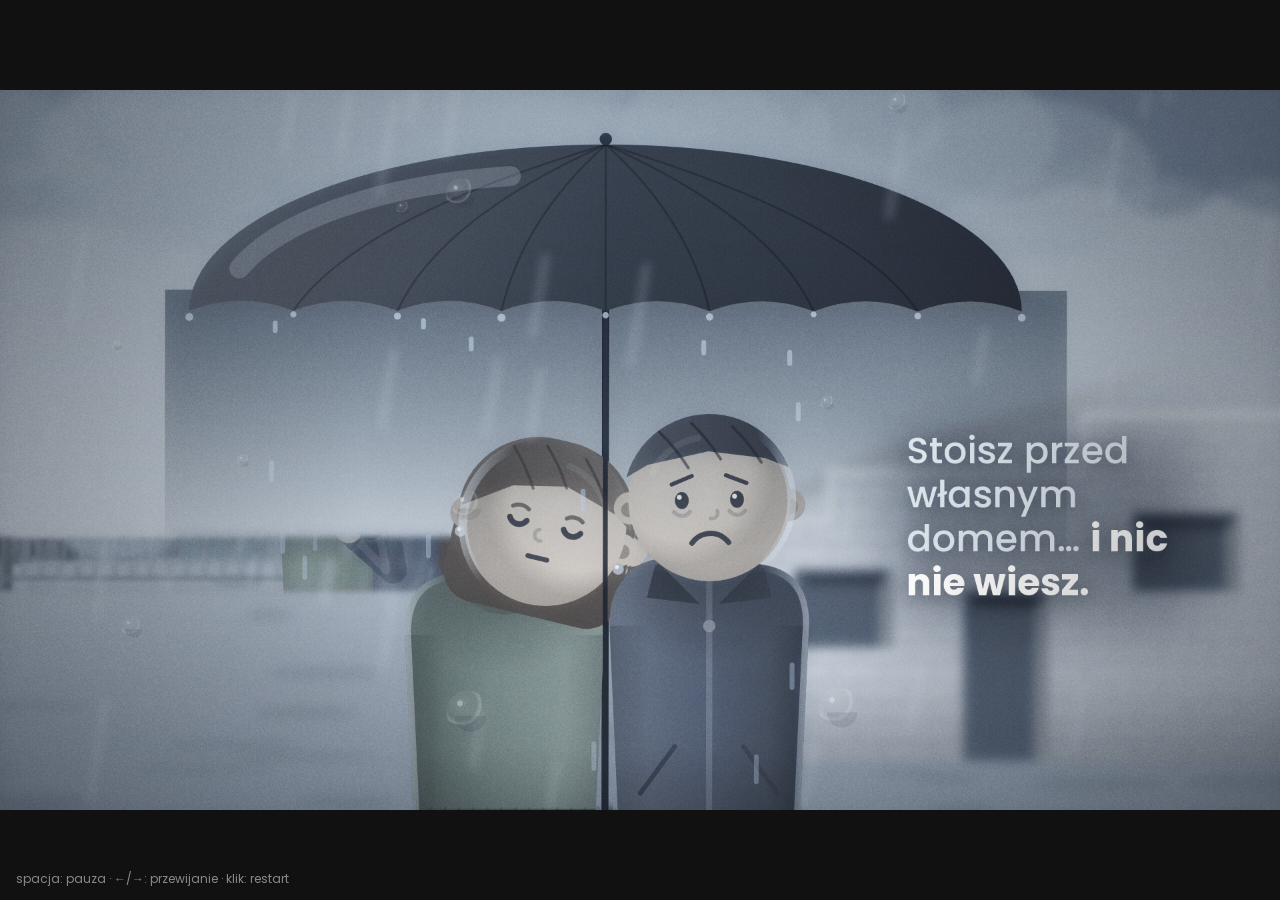
<file: motion/budoexpert-dwa-swiaty/film.html>
<!doctype html>
<html lang="pl">
<head>
<meta charset="utf-8">
<meta name="viewport" content="width=device-width, initial-scale=1">
<title>Dwa światy budowania</title>
<link rel="stylesheet" href="../budoexpert-promo/fonts.css">
<style>
  html, body { margin: 0; height: 100%; background: #111; overflow: hidden; }
  body { display: grid; place-items: center; }
  canvas { width: min(100vw, calc(100vh * 16 / 9)); height: auto; display: block; }
  #hint { position: fixed; bottom: 12px; left: 16px; color: #ffffff80; font: 12px Poppins, sans-serif; }
</style>
</head>
<body>
<canvas id="c" width="1920" height="1080"></canvas>
<div id="hint">spacja: pauza · ←/→: przewijanie · klik: restart</div>
<script src="timeline.js"></script>
<script>
/* Dźwięki zsynchronizowane z obrazem: [czas od początku ujęcia w czasie projektowym (design), nazwa, (długość)].
   soundtrack.py czyta ten blok, więc to jedyne miejsce, gdzie są te czasy. */
const CUES = /*CUES*/{
  "00A": [[0.1, "pencil", 3.3], [0.3, "pianoWarm"]],
  "00B": [[0.0, "drops", 3.4]],
  "01B": [[2.4, "sigh"]],
  "02A": [[0.0, "whip"], [0.0, "lampHum", 3.2]],
  "02B": [[0.0, "zoomIn"], [0.6, "hit"], [1.2, "hit"], [1.8, "hit"]],
  "03A": [[0.0, "whip"], [0.7, "calc"], [0.95, "calc"], [1.15, "calc"], [1.3, "calc"], [2.6, "scribble", 1.3]],
  "03B": [[0.0, "childBreath", 3.0]],
  "03C": [[0.5, "sent"]],
  "04B": [[0.0, "whip"], [0.15, "phoneTone", 1.1], [1.0, "counter", 2.6]],
  "05A": [[0.0, "whip"], [2.6, "whoosh"]],
  "05B": [[0.0, "whip"], [0.25, "bell"], [3.0, "doorShut"]],
  "06B": [[0.8, "ding"]],
  "06C": [[0.0, "swell"]],
  "07A": [[1.1, "pop"]],
  "07B": [[0.0, "zoomIn"], [1.6, "popCheck"], [2.5, "msgDing"]],
  "08A": [[0.0, "whip"], [0.4, "bright"], [0.8, "bright"], [1.2, "bright"], [2.2, "pop"]],
  "08B": [[0.8, "clap"]],
  "09A": [[0.0, "whip"], [0.0, "plane", 2.4], [1.2, "buzz", 1.5]],
  "09B": [[0.0, "zoomIn"], [1.4, "tap"], [1.55, "confirm"]],
  "09C": [[0.0, "whip"], [0.6, "clink"], [1.8, "clink"], [2.6, "clink"]],
  "10A": [[0.0, "whip"], [0.1, "truck", 1.6], [0.3, "birds", 4.5], [1.55, "brake"], [1.9, "hiss"], [2.2, "hydraulic", 2.4], [4.3, "thudSoft"]],
  "10B": [[0.0, "impact"], [0.6, "popCheck"]],
  "11A": [[0.0, "whip"], [0.4, "msgDing"], [2.5, "click"], [2.55, "popCheck"]],
  "11B": [[0.4, "beep"], [1.1, "beep"]],
  "12A": [[0.5, "plink"], [0.8, "plink"], [1.1, "plink"], [1.4, "plink"]],
  "12B": [[0.0, "whoosh"], [0.9, "chordHit"]],
  "04A": [[0.0, "impact"]]
}/*END*/;
const cue = (id, i) => CUES[id][i][0];
const SH = {};
</script>
<script src="engine.js"></script>
<script src="scenes-old.js"></script>
<script src="scenes-new.js"></script>
<script>
/* =====================================================================
   BUDOEXPERT — „Dwa światy budowania” · 1920×1080 · 25 kl/s · bez lektora
   Montaż: oś czasu z timeline.js, ujęcia SH[id](ctx, u, d) w scenes-old.js / scenes-new.js
   ===================================================================== */
const FPS = window.TL.fps, DUR = window.TL.dur;
const Q = new URLSearchParams(location.search);
const SHOT = {}; window.TL.shots.forEach(s => SHOT[s.id] = s);
const SHOTS = window.TL.shots;
const OLDW = new Set(['01A', '01B', '02A', '02B', '03A', '03B', '03C', '04A', '04B', '05A', '05B', '06A', '06B']);
/* przejścia na początku ujęcia: [typ, długość w s, kierunek] — whip (szybki przelot z motion blurem),
   zoom (najazd w poprzednie ujęcie), dissolve (przenikanie), flash (twarde cięcie z błyskiem) */
const TRANS = {
  '01A': ['dissolve', .5], '02A': ['whip', .4, 1], '02B': ['zoom', .35], '03A': ['whip', .4, -1], '03B': ['dissolve', .35],
  '04A': ['flash', .35], '04B': ['whip', .35, 1], '05A': ['whip', .4, -1], '05B': ['whip', .35, 1], '06A': ['dissolve', .35],
  '07B': ['zoom', .35], '08A': ['whip', .4, 1], '08B': ['dissolve', .3], '09A': ['whip', .4, -1], '09B': ['zoom', .3],
  '09C': ['whip', .4, 1], '10A': ['whip', .4, -1], '10B': ['flash', .25], '11A': ['whip', .4, 1], '11B': ['dissolve', .3], '12A': ['dissolve', .35],
};
/* ujęcie gra w czasie projektowym: design/dur razy szybciej */
function drawShot(ctx, s, uReal) { ctx.save(); (SH[s.id] || ((c) => { c.fillStyle = '#222'; c.fillRect(0, 0, W, H); txt(c, s.id, 960, 560, 80, 700, '#666', 'center'); }))(ctx, uReal * s.design / s.dur, s.design); ctx.restore(); }
function shotAt(t) { let s = SHOTS[0]; for (const x of SHOTS) if (t >= x.start) s = x; return s; }
const prevOf = s => SHOTS[SHOTS.indexOf(s) - 1];

const GRAIN = (() => { const c = document.createElement('canvas'); c.width = c.height = 256; const g = c.getContext('2d'), im = g.createImageData(256, 256), r = rng(9);
  for (let i = 0; i < im.data.length; i += 4) { const v = r() * 255; im.data[i] = im.data[i + 1] = im.data[i + 2] = v; im.data[i + 3] = 255; } g.putImageData(im, 0, 0); return c; })();
const small = document.createElement('canvas'); small.width = 480; small.height = 270; const sg = small.getContext('2d');
const isOld = (s, u) => OLDW.has(s.id) || (s.id === '00B' && u > .9);
/* color grading, bloom, winieta, ziarno */
function post(ctx, t, s, src) {
  const old = isOld(s, t - s.start);
  sg.drawImage(src, 0, 0, 480, 270);
  ctx.save(); ctx.globalCompositeOperation = 'screen'; ctx.globalAlpha = old ? .26 : .3;
  ctx.filter = `blur(16px) brightness(${old ? .75 : .9}) contrast(2.4)`; ctx.drawImage(small, 0, 0, W, H); ctx.restore();
  ctx.save(); ctx.globalCompositeOperation = 'soft-light';
  ctx.fillStyle = old ? lin(ctx, 0, 0, 0, H, [[0, 'rgba(150,170,200,.4)'], [1, 'rgba(60,75,100,.42)']]) : lin(ctx, 0, 0, W, H, [[0, 'rgba(255,196,130,.4)'], [1, 'rgba(150,50,140,.25)']]);
  ctx.fillRect(0, 0, W, H); ctx.restore();
  ctx.fillStyle = rad(ctx, W / 2, H / 2, 420, 1250, [[0, 'rgba(0,0,0,0)'], [1, old ? 'rgba(10,14,22,.45)' : 'rgba(70,20,60,.3)']]); ctx.fillRect(0, 0, W, H);
  ctx.save(); ctx.globalAlpha = old ? .075 : .05; ctx.globalCompositeOperation = 'overlay';
  const r = rng(Math.floor(t * FPS) + 1); ctx.translate(-r() * 256, -r() * 256); ctx.fillStyle = ctx.createPattern(GRAIN, 'repeat'); ctx.fillRect(0, 0, W + 256, H + 256);
  ctx.restore();
  if (t < .4) { ctx.fillStyle = `rgba(12,9,6,${1 - t / .4})`; ctx.fillRect(0, 0, W, H); }
}
function renderScene(ctx, t) {
  const s = shotAt(t), u = t - s.start, tr = TRANS[s.id];
  if (!tr || u >= tr[1]) { drawShot(ctx, s, u); return s; }
  const [type, td, dir = 1] = tr, p = prevOf(s), e = u / td;
  if (type === 'whip') {
    const k = E.inOutCubic(e), off = -dir * W * k;
    ctx.save(); ctx.translate(off + dir * W, 0); drawShot(ctx, s, u); ctx.restore();
    ctx.save(); ctx.translate(off, 0); drawShot(ctx, p, p.dur + u); ctx.restore();
  } else if (type === 'zoom') {
    const k = E.inCubic(e);
    ctx.save(); popScale(ctx, lerp(1.25, 1, E.outCubic(e)), W / 2, H / 2); drawShot(ctx, s, u); ctx.restore();
    const b = getBuf(1); drawShot(b.g, p, p.dur + u);
    ctx.save(); ctx.globalAlpha = 1 - k; popScale(ctx, lerp(1, 2.4, k), W / 2, H / 2); ctx.drawImage(b.c, 0, 0); ctx.restore(); relBuf();
  } else if (type === 'flash') {
    drawShot(ctx, s, u); ctx.fillStyle = `rgba(255,255,255,${.85 * (1 - E.outCubic(e))})`; ctx.fillRect(0, 0, W, H);
  } else {
    drawShot(ctx, s, u);
    const b = getBuf(1); drawShot(b.g, p, p.dur + u);
    ctx.save(); ctx.globalAlpha = 1 - E.inOutSine(e); ctx.drawImage(b.c, 0, 0); ctx.restore(); relBuf();
  }
  return s;
}
const out = document.getElementById('c'), octx = out.getContext('2d');
const mk = () => { const c = document.createElement('canvas'); c.width = W; c.height = H; return c; };
const scn = mk(), sctx = scn.getContext('2d'), acc = mk(), actx = acc.getContext('2d');
const SAMPLES = { '00A': 4, '06C': 3, '10A': 2, '12B': 3 };   // więcej próbek motion blur przy szybkim ruchu
function frame(t, samples = 1, shutter = .5) {
  const s0 = shotAt(t), end = s0.start + s0.dur - 1e-4, tr = TRANS[s0.id];
  samples = Math.max(samples, SAMPLES[s0.id] || 1, tr && tr[0] === 'whip' && t - s0.start < tr[1] ? 5 : 1);
  for (let i = 0; i < samples; i++) {
    const ts = Math.min(end, t + (samples > 1 ? (i / samples) * shutter / FPS : 0));
    sctx.setTransform(1, 0, 0, 1, 0, 0); sctx.clearRect(0, 0, W, H); bufTop = 0; FIG_T = ts; renderScene(sctx, ts);
    actx.globalAlpha = 1 / (i + 1); actx.drawImage(scn, 0, 0);
  }
  actx.globalAlpha = 1;
  octx.setTransform(1, 0, 0, 1, 0, 0); octx.drawImage(acc, 0, 0);
  post(octx, t, s0, acc);
}
const EXPORT = Q.has('export');
window.renderFrameData = (f, samples = 1, q = .95) => { frame(f / FPS, samples); return out.toDataURL('image/jpeg', q); };
window.renderAt = (t, samples = 1) => { frame(t, samples); return true; };
window.DUR = DUR; window.FPS = FPS;
Promise.all([300, 400, 500, 600, 700, 800].map(w => document.fonts.load(`${w} 100px Poppins`, 'AaĄąĘęŁłŃńÓóŚśŹźŻż…?!0–„”'))).then(() => document.fonts.ready).then(() => {
  window.ready = true;
  if (EXPORT) { document.getElementById('hint').remove(); return; }
  let t0 = performance.now(), paused = !!Q.get('t'), pt = +(Q.get('t') || 0);
  const now = () => paused ? pt : ((performance.now() - t0) / 1000) % DUR;
  addEventListener('keydown', e => {
    if (e.code === 'Space') { if (paused) { t0 = performance.now() - pt * 1000; paused = false; } else { pt = now(); paused = true; } }
    if (e.code === 'ArrowRight' || e.code === 'ArrowLeft') { const dd = e.code === 'ArrowRight' ? 1 : -1; const n = (now() + dd + DUR) % DUR; if (paused) pt = n; else t0 = performance.now() - n * 1000; }
  });
  out.addEventListener('click', () => { t0 = performance.now(); paused = false; });
  const loop = () => { frame(now(), 1); requestAnimationFrame(loop); };
  loop();
});
</script>
</body>
</html>
</file>
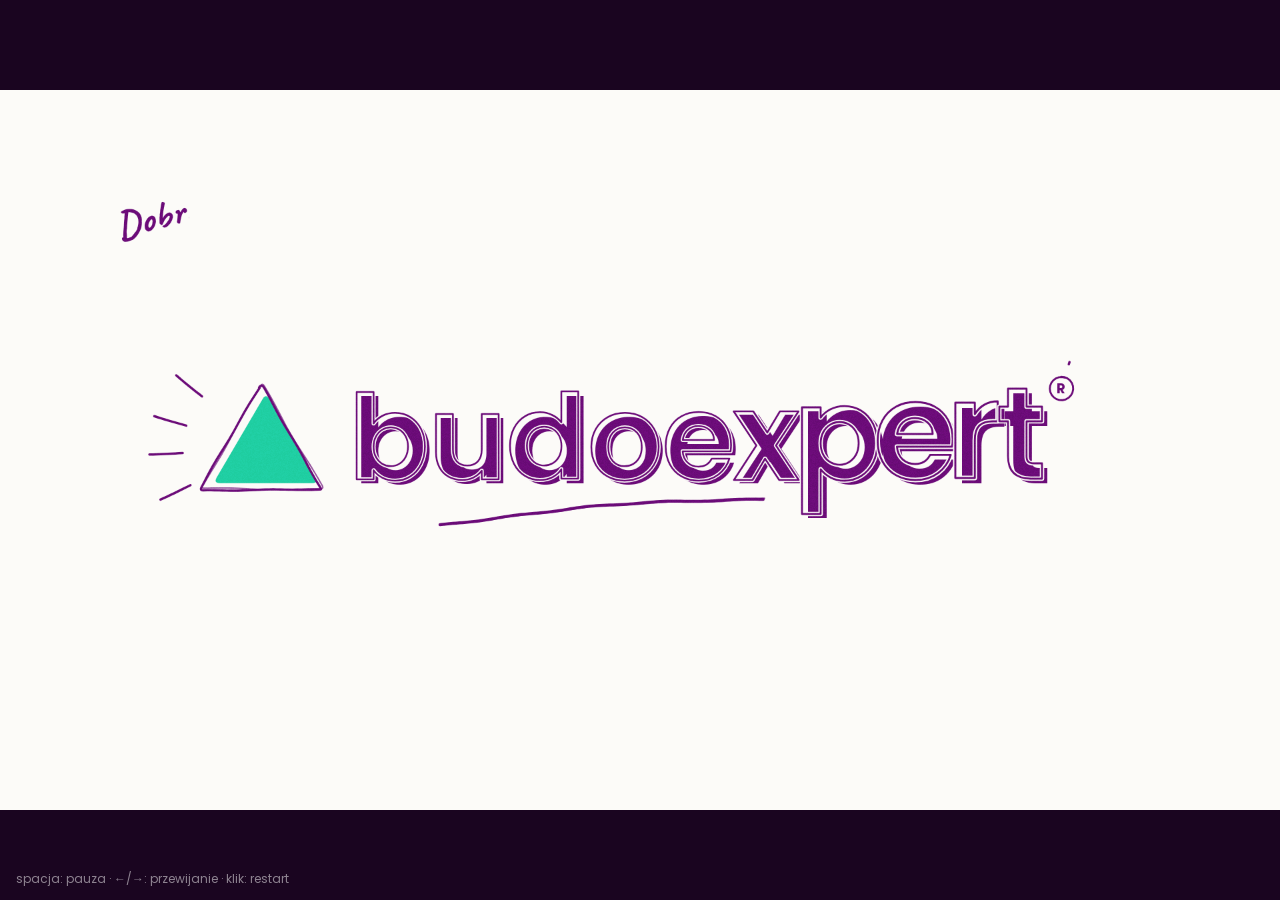
<file: motion/budoexpert-promo/doodle.html>
<!doctype html>
<html lang="pl">
<head>
<meta charset="utf-8">
<meta name="viewport" content="width=device-width, initial-scale=1">
<title>budoexpert Doodle</title>
<link rel="stylesheet" href="fonts.css">
<style>
  @font-face { font-family: "Caveat"; src: url(fonts/caveat-latin-ext-700-normal.woff2) format("woff2"); font-weight: 700; unicode-range: U+0100-02BA, U+02BD-02C5, U+02C7-02CC, U+02CE-02D7, U+02DD-02FF, U+0304, U+0308, U+0329, U+1D00-1DBF, U+1E00-1E9F, U+1EF2-1EFF, U+2020, U+20A0-20AB, U+20AD-20C0, U+2113, U+2C60-2C7F, U+A720-A7FF; font-display: block; }
  @font-face { font-family: "Caveat"; src: url(fonts/caveat-latin-700-normal.woff2) format("woff2"); font-weight: 700; unicode-range: U+0000-00FF, U+0131, U+0152-0153, U+02BB-02BC, U+02C6, U+02DA, U+02DC, U+0304, U+0308, U+0329, U+2000-206F, U+20AC, U+2122, U+2191, U+2193, U+2212, U+2215, U+FEFF, U+FFFD; font-display: block; }
  html, body { margin: 0; height: 100%; background: #1a0520; overflow: hidden; }
  body { display: grid; place-items: center; }
  canvas { width: min(100vw, calc(100vh * 16 / 9)); height: auto; display: block; }
  #hint { position: fixed; bottom: 12px; left: 16px; color: #ffffff80; font: 12px Poppins, sans-serif; }
</style>
</head>
<body>
<canvas id="c" width="1920" height="1080"></canvas>
<div id="hint">spacja: pauza · ←/→: przewijanie · klik: restart</div>
<script>
/* =====================================================================
   BUDOEXPERT — PROMO „DOODLE” (30,55 s, 1920×1080, 60 fps)
   Ta sama historia i ten sam soundtrack co v1 (soundtrack.wav), ale w stylu
   odręcznego szkicu: podwójne, „gotujące się” kontury, serduszka, strzałki,
   iskierki i dopiski odręcznym fontem (Caveat). Wszystkie czasy w sekundach filmu.
   ===================================================================== */
const CFG = { W: 1920, H: 1080, FPS: 60, DUR: 30.55 };
const C = {
  paper:  '#FCFBF8',
  purple: '#6C0C79',   // z logo
  purple2:'#520A5C',
  teal:   '#20CFA3',   // z logo
  teal2:  '#17A884',
  white:  '#FFFFFF',
  ink:    '#3A0B45',
};
const { W, H } = CFG;
let BT = 0;   // frame time — drives the line "boil", identical for every motion-blur sample

/* ---------- math & easing ---------- */
const clamp = (x, a = 0, b = 1) => Math.min(b, Math.max(a, x));
const lerp = (a, b, t) => a + (b - a) * t;
const P = (t, a, b) => clamp((t - a) / (b - a));
const TAU = Math.PI * 2;
const E = {
  inCubic: x => x * x * x,
  outCubic: x => 1 - Math.pow(1 - x, 3),
  inOutCubic: x => x < .5 ? 4 * x * x * x : 1 - Math.pow(-2 * x + 2, 3) / 2,
  inExpo: x => x <= 0 ? 0 : Math.pow(2, 10 * x - 10),
  outExpo: x => x >= 1 ? 1 : 1 - Math.pow(2, -10 * x),
  inOutExpo: x => x <= 0 ? 0 : x >= 1 ? 1 : x < .5 ? Math.pow(2, 20 * x - 10) / 2 : (2 - Math.pow(2, -20 * x + 10)) / 2,
  outBack: (x, s = 1.70158) => x <= 0 ? 0 : 1 + (s + 1) * Math.pow(x - 1, 3) + s * Math.pow(x - 1, 2),
  inBack: (x, s = 1.70158) => (s + 1) * x * x * x - s * x * x,
};
function rng(seed) { return () => { seed |= 0; seed = seed + 0x6D2B79F5 | 0; let t = Math.imul(seed ^ seed >>> 15, 1 | seed); t = t + Math.imul(t ^ t >>> 7, 61 | t) ^ t; return ((t ^ t >>> 14) >>> 0) / 4294967296; }; }
const hexA = (hex, a) => { const n = parseInt(hex.slice(1), 16); return `rgba(${n >> 16},${n >> 8 & 255},${n & 255},${a})`; };
const pulse = (t, beats, k = 10) => { let v = 0; for (const b of beats) if (t >= b) v = Math.max(v, Math.exp(-(t - b) * k)); return v; };
const boil = (rate = 8) => Math.floor(BT * rate);
function qpt(a, m, b, u) { const v = 1 - u; return [v * v * a[0] + 2 * v * u * m[0] + u * u * b[0], v * v * a[1] + 2 * v * u * m[1] + u * u * b[1]]; }

/* ---------- canvas helpers ---------- */
function font(ctx, size, weight = 600, ls = 0) { ctx.font = `${weight} ${size}px "Poppins"`; ctx.letterSpacing = ls + 'px'; }
function layout(ctx, str) {
  const out = [];
  for (let i = 0; i < str.length; i++) out.push({ ch: str[i], x: ctx.measureText(str.slice(0, i)).width, w: ctx.measureText(str[i]).width });
  out.total = ctx.measureText(str).width; return out;
}
function poly(ctx, pts) { ctx.beginPath(); pts.forEach(([x, y], i) => i ? ctx.lineTo(x, y) : ctx.moveTo(x, y)); ctx.closePath(); }

/* ---------- hand-drawn ink ----------
   A path is resampled, wobbled along its normal (low-frequency, so it reads as a hand, not noise)
   and drawn twice: a main stroke and a thinner, slightly misregistered second pass. The wobble
   re-rolls 8× a second — the classic "boiling line" of hand-drawn animation. */
function resample(pts, step = 6) {
  const out = [pts[0]], s = [0]; let acc = 0;
  for (let i = 1; i < pts.length; i++) {
    const [x0, y0] = pts[i - 1], [x1, y1] = pts[i], L = Math.hypot(x1 - x0, y1 - y0), n = Math.max(1, Math.ceil(L / step));
    for (let k = 1; k <= n; k++) { out.push([lerp(x0, x1, k / n), lerp(y0, y1, k / n)]); acc += L / n; s.push(acc); }
  }
  out.s = s; out.len = acc; return out;
}
function ink(ctx, pts, p = 1, o = {}) {
  if (p <= 0 || !pts || pts.length < 2) return;
  const { col = C.purple, w = 4, seed = 1, amp = 1.6, passes = 2, off = 3, closed = false, rate = 8, alpha2 = .7, dash = null, fill = null } = o;
  const q = resample(closed ? [...pts, pts[0]] : pts, 6), end = q.len * clamp(p), ga = ctx.globalAlpha;
  ctx.save(); ctx.strokeStyle = col; ctx.lineCap = 'round'; ctx.lineJoin = 'round';
  if (dash) ctx.setLineDash(dash);
  for (let k = 0; k < passes; k++) {
    const r = rng(seed * 977 + k * 131 + boil(rate) * 7919);
    const ph1 = r() * TAU, ph2 = r() * TAU, f1 = .012 + r() * .01, f2 = .045 + r() * .02;
    const ox = k ? (r() - .5) * 2 * off : 0, oy = k ? (r() - .5) * 2 * off : 0;
    const at = (x, y, i, s) => {
      const a = q[Math.max(0, i - 1)], b = q[Math.min(q.length - 1, i + 1)];
      let nx = a[1] - b[1], ny = b[0] - a[0]; const nl = Math.hypot(nx, ny) || 1; nx /= nl; ny /= nl;
      const d = amp * (Math.sin(s * f1 + ph1) + .5 * Math.sin(s * f2 + ph2));
      return [x + nx * d + ox, y + ny * d + oy];
    };
    ctx.lineWidth = k ? w * .6 : w; ctx.globalAlpha = ga * (k ? alpha2 : 1);
    ctx.beginPath();
    for (let i = 0; i < q.length; i++) {
      if (q.s[i] > end) {
        const u = (end - q.s[i - 1]) / (q.s[i] - q.s[i - 1] || 1);
        const [x, y] = at(lerp(q[i - 1][0], q[i][0], u), lerp(q[i - 1][1], q[i][1], u), i, end); ctx.lineTo(x, y); break;
      }
      const [x, y] = at(q[i][0], q[i][1], i, q.s[i]);
      i ? ctx.lineTo(x, y) : ctx.moveTo(x, y);
    }
    if (fill && k === 0 && p >= 1) { ctx.fillStyle = fill; ctx.fill(); }
    ctx.stroke();
  }
  ctx.restore();
}
/* shapes (point lists) */
const ellipsePts = (cx, cy, rx, ry, a0 = -Math.PI / 2, sweep = TAU, n = 64, spiral = 0) =>
  Array.from({ length: n + 1 }, (_, i) => { const u = i / n, a = a0 + sweep * u, k = 1 + spiral * u; return [cx + Math.cos(a) * rx * k, cy + Math.sin(a) * ry * k]; });
const heartPts = (cx, cy, s) => Array.from({ length: 49 }, (_, i) => {
  const t = TAU * i / 48, x = 16 * Math.pow(Math.sin(t), 3), y = 13 * Math.cos(t) - 5 * Math.cos(2 * t) - 2 * Math.cos(3 * t) - Math.cos(4 * t);
  return [cx + x * s / 16, cy - y * s / 16];
});
function sparklePts(cx, cy, s) {
  const pts = [];
  for (let k = 0; k < 4; k++) {
    const a0 = -Math.PI / 2 + k * Math.PI / 2, a1 = a0 + Math.PI / 2;
    const A = [cx + Math.cos(a0) * s, cy + Math.sin(a0) * s], B = [cx + Math.cos(a1) * s, cy + Math.sin(a1) * s];
    const M = [cx + Math.cos(a0 + Math.PI / 4) * s * .14, cy + Math.sin(a0 + Math.PI / 4) * s * .14];
    for (let i = 0; i < 8; i++) pts.push(qpt(A, M, B, i / 8));
  }
  return pts;
}
const rectPts = (x, y, w, h) => [[x, y], [x + w, y], [x + w, y + h], [x, y + h]];
function heart(ctx, cx, cy, s, p, o = {}) { ink(ctx, heartPts(cx, cy, s), p, { w: 3, passes: 1, ...o }); }
function heartFill(ctx, cx, cy, s, col) { ctx.fillStyle = col; poly(ctx, heartPts(cx, cy, s)); ctx.fill(); }
function sparkle(ctx, cx, cy, s, k, o = {}) { if (k <= 0) return; ink(ctx, sparklePts(cx, cy, s * k), 1, { w: 3, passes: 1, closed: true, amp: .6, ...o }); }
function burst(ctx, cx, cy, angs, r0, r1, p, o = {}) {
  angs.forEach((a, i) => {
    const q = P(p, i * .12, i * .12 + .6); if (q <= 0) return;
    const c = Math.cos(a), s = Math.sin(a);
    ink(ctx, [[cx + c * r0, cy + s * r0], [cx + c * lerp(r0, r1, q), cy + s * lerp(r0, r1, q)]], 1, { w: 3.5, passes: 1, seed: i + 7 * (o.seed || 1), ...o });
  });
}
function arrow(ctx, x0, y0, x1, y1, bend, p, o = {}) {
  if (p <= 0) return;
  const dx = x1 - x0, dy = y1 - y0, L = Math.hypot(dx, dy) || 1, c = [(x0 + x1) / 2 - dy / L * bend, (y0 + y1) / 2 + dx / L * bend];
  ink(ctx, Array.from({ length: 25 }, (_, i) => qpt([x0, y0], c, [x1, y1], i / 24)), P(p, 0, .75), { w: 3.5, passes: 1, ...o });
  const hp = P(p, .7, 1); if (hp <= 0) return;
  const a = Math.atan2(y1 - c[1], x1 - c[0]), hl = o.head ?? 24;
  for (const s of [1, -1]) { const b = a + Math.PI - s * .5; ink(ctx, [[x1, y1], [x1 + Math.cos(b) * hl, y1 + Math.sin(b) * hl]], hp, { w: 3.5, passes: 1, ...o, seed: (o.seed || 1) + s * 3 }); }
}
function smiley(ctx, cx, cy, r, p, o = {}) {
  ink(ctx, ellipsePts(cx, cy, r, r, -2, TAU * 1.04, 48), P(p, 0, .6), { w: 3.5, passes: 1, ...o });
  for (const s of [-1, 1]) ink(ctx, [[cx + s * r * .33, cy - r * .32], [cx + s * r * .33, cy - r * .08]], P(p, .55, .7), { w: 4, passes: 1, ...o });
  ink(ctx, ellipsePts(cx, cy + r * .02, r * .52, r * .45, .45, 2.24, 16), P(p, .65, 1), { w: 3.5, passes: 1, ...o });
}
/* handwritten note, written on left→right, each line nudged right like real handwriting */
function hand(ctx, str, x, y, size, p, o = {}) {
  if (p <= 0) return;
  const { col = C.purple, rot = 0, align = 'left', lh = .95, indent = .45 } = o;
  const r = rng(Math.round(x * 7 + y) + boil(6) * 13);
  ctx.save(); ctx.translate(x + (r() - .5) * 1.6, y + (r() - .5) * 1.6); ctx.rotate(rot + (r() - .5) * .01);
  ctx.font = `700 ${size}px "Caveat"`; ctx.letterSpacing = '0px'; ctx.fillStyle = col;
  const lines = str.split('\n'), ws = lines.map(l => ctx.measureText(l).width), tot = ws.reduce((a, b) => a + b, 0);
  let rem = tot * clamp(p);
  lines.forEach((l, i) => {
    if (rem <= 0) return;
    const w = ws[i], x0 = (align === 'center' ? -w / 2 : 0) + i * size * indent, ly = i * size * lh;
    ctx.save(); ctx.beginPath(); ctx.rect(x0 - 10, ly - size, Math.min(rem, w) + (rem >= w ? 40 : 4), size * 1.5); ctx.clip();
    ctx.fillText(l, x0, ly); ctx.restore(); rem -= w;
  });
  ctx.restore();
}
/* a glyph with a sketchy, offset outline (the halo cuts thin gaps through the fill, like the logo drawings) */
function sketchGlyph(ctx, ch, x, y, fill, line, halo, off, lw, seed) {
  ctx.fillStyle = fill; ctx.fillText(ch, x, y);
  if (!line) return;
  const r = rng(seed * 31 + boil() * 101), dx = off[0] + (r() - .5) * 2.6, dy = off[1] + (r() - .5) * 2.6;
  ctx.lineJoin = 'round';
  if (halo) { ctx.strokeStyle = halo; ctx.lineWidth = lw + 3.5; ctx.strokeText(ch, x + dx, y + dy); }
  ctx.strokeStyle = line; ctx.lineWidth = lw; ctx.strokeText(ch, x + dx, y + dy);
}
/* a line of text whose letters pop in one by one (parts share a baseline) */
function popText(ctx, parts, cx, y, t, t0, o = {}) {
  const { stagger = .03, dur = .32, halo = C.paper, off = [-5, -4], lw = 2.4, align = 'center', back = 2.2 } = o;
  let total = 0; const segs = [];
  for (const p of parts) { font(ctx, p.size, p.w); const L = layout(ctx, p.s); segs.push({ p, L, x: total }); total += L.total; }
  const x0 = align === 'center' ? cx - total / 2 : cx; let idx = 0;
  for (const sg of segs) {
    font(ctx, sg.p.size, sg.p.w);
    sg.L.forEach((ch, j) => {
      const st = sg.p.t0 != null ? sg.p.t0 + j * (sg.p.st ?? stagger) : t0 + idx * stagger; idx++;
      const q = P(t, st, st + dur); if (q <= 0 || ch.ch === ' ') return;
      const k = E.outBack(q, back);
      ctx.save(); ctx.translate(x0 + sg.x + ch.x + ch.w / 2, y); ctx.scale(k, k);
      sketchGlyph(ctx, ch.ch, -ch.w / 2, 0, sg.p.fill, sg.p.line, halo, off, sg.p.lw ?? lw, idx * 7 + j);
      ctx.restore();
    });
  }
  return { x0, total, segs: segs.map(s => ({ x: x0 + s.x, w: s.L.total })) };
}

/* ---------- icons (same drawings as v1), 100×100 box centred on 0,0 ---------- */
const ICONS = {
  house: [['p', [[-40, 45], [-40, -5], [0, -42], [40, -5], [40, 45]], 1], ['l', -52, 45, 52, 45], ['r', -12, 15, 22, 30], ['r', 14, 2, 16, 16], ['p', [[22, -22], [22, -38], [31, -38], [31, -14]]], ['l', -40, 58, 40, 58], ['l', -40, 53, -40, 63], ['l', 40, 53, 40, 63]],
  crane: [['l', -30, 50, -30, -44], ['l', -20, 50, -20, -44], ['p', [[-30, 40], [-20, 28], [-30, 16], [-20, 4], [-30, -8], [-20, -20], [-30, -32]]], ['l', -46, -44, 48, -44], ['p', [[-25, -56], [-46, -44]]], ['p', [[-25, -56], [44, -44]]], ['r', -46, -42, 12, 9], ['l', 34, -44, 34, -8], ['a', 34, -3, 5, -Math.PI / 2, Math.PI], ['r', 2, 12, 40, 38], ['l', 2, 31, 42, 31], ['l', 22, 12, 22, 50], ['l', -50, 50, 50, 50]],
  helmet: [['a', 0, 12, 36, Math.PI, TAU], ['r', -48, 12, 96, 9], ['l', 0, -24, 0, 12], ['l', -12, -22, -12, 12], ['l', 12, -22, 12, 12], ['a', 0, 12, 22, Math.PI * 1.15, Math.PI * 1.85]],
  shop: [['r', -46, -32, 92, 14], ['a', -38.3, -18, 7.66, 0, Math.PI], ['a', -23, -18, 7.66, 0, Math.PI], ['a', -7.7, -18, 7.66, 0, Math.PI], ['a', 7.7, -18, 7.66, 0, Math.PI], ['a', 23, -18, 7.66, 0, Math.PI], ['a', 38.3, -18, 7.66, 0, Math.PI], ['r', -40, -10, 80, 55], ['r', -30, 12, 20, 33], ['r', 2, 4, 28, 20], ['r', -20, -50, 40, 14]],
  invest: [['l', -42, 46, -42, -42], ['l', -42, 46, 46, 46], ['p', [[-34, 30], [-12, 6], [4, 16], [38, -24]]], ['p', [[24, -25], [39, -25], [39, -10]]], ['a', 20, 30, 9, 0, TAU], ['l', -42, 20, -38, 20], ['l', -42, -6, -38, -6]],
  developer: [['r', -38, -44, 36, 90], ['r', 4, -14, 36, 60], ['r', -30, -34, 8, 8], ['r', -18, -34, 8, 8], ['r', -30, -18, 8, 8], ['r', -18, -18, 8, 8], ['r', -30, -2, 8, 8], ['r', -18, -2, 8, 8], ['r', 12, -4, 8, 8], ['r', 24, -4, 8, 8], ['r', 12, 12, 8, 8], ['r', 24, 12, 8, 8], ['l', -50, 46, 50, 46]],
  architect: [['a', 0, -38, 6, 0, TAU], ['l', -3, -32, -24, 42], ['l', 3, -32, 24, 42], ['l', -14, 6, 14, 6], ['a', 0, -32, 70, Math.PI * .36, Math.PI * .64], ['l', 0, -52, 0, -44]],
  hammer: [['p', [[-30, -44], [24, -44], [34, -34], [24, -24], [-30, -24], [-36, -34]], 1], ['l', -36, -34, -46, -34], ['r', -4, -24, 12, 70], ['l', -4, 34, 8, 34]],
  wrench: [['a', -22, -22, 22, Math.PI * 1.25 + .5, Math.PI * 3.25 - .5], ['p', [[-14, -2], [-2, -14], [40, 28], [28, 40]], 1], ['a', 34, 34, 4, 0, TAU]],
  shield: [['p', [[0, -44], [36, -30], [34, 6], [0, 44], [-34, 6], [-36, -30]], 1], ['p', [[-14, 0], [-3, 12], [18, -12]]], ['l', -22, -22, 22, -22]],
  tag: [['p', [[-42, 0], [0, -42], [40, -42], [40, 0], [0, 42]], 1], ['a', 22, -24, 6, 0, TAU], ['a', -8, -2, 6, 0, TAU], ['a', 10, 16, 6, 0, TAU], ['l', -12, 20, 14, -6]],
  bubble: [['p', [[-42, -32], [42, -32], [42, 20], [2, 20], [-18, 40], [-14, 20], [-42, 20]], 1], ['a', -18, -6, 4, 0, TAU], ['a', 0, -6, 4, 0, TAU], ['a', 18, -6, 4, 0, TAU]],
  route: [['p', [[-38, 36], [-12, 12], [8, 24], [32, -16]]], ['a', -38, 36, 6, 0, TAU], ['l', 32, -16, 32, -46], ['p', [[32, -46], [50, -39], [32, -32]], 1]],
  pm: [['r', -32, -36, 64, 82], ['r', -12, -44, 24, 12], ['p', [[-22, -14], [-15, -7], [-4, -20]]], ['l', 4, -13, 22, -13], ['p', [[-22, 10], [-15, 17], [-4, 4]]], ['l', 4, 11, 22, 11], ['r', -22, 28, 12, 10], ['l', 4, 33, 22, 33]],
};
function icon(ctx, name, x, y, s, p, o = {}) {
  if (p <= 0) return;
  const list = ICONS[name], n = list.length;
  list.forEach((pr, i) => {
    const q = clamp(p * n - i * .75); if (q <= 0) return;
    const op = { w: 4, passes: 1, amp: 1, ...o, seed: (o.seed || 5) * 31 + i };
    const X = v => x + v * s, Y = v => y + v * s;
    if (pr[0] === 'l') ink(ctx, [[X(pr[1]), Y(pr[2])], [X(pr[3]), Y(pr[4])]], q, op);
    else if (pr[0] === 'r') ink(ctx, rectPts(X(pr[1]), Y(pr[2]), pr[3] * s, pr[4] * s), q, { ...op, closed: true });
    else if (pr[0] === 'p') ink(ctx, pr[1].map(([a, b]) => [X(a), Y(b)]), q, { ...op, closed: !!pr[2] });
    else if (pr[0] === 'a') ink(ctx, ellipsePts(X(pr[1]), Y(pr[2]), pr[3] * s, pr[3] * s, pr[4], pr[5] - pr[4], 32), q, { ...op, amp: .5 });
  });
}

/* ---------- backgrounds, grain, camera ---------- */
function bg(ctx, col) { ctx.save(); ctx.setTransform(1, 0, 0, 1, 0, 0); ctx.fillStyle = col; ctx.fillRect(0, 0, W, H); ctx.restore(); }
const GR = (() => {
  const c = document.createElement('canvas'); c.width = c.height = 256;
  const g = c.getContext('2d'), d = g.createImageData(256, 256), r = rng(9);
  for (let i = 0; i < d.data.length; i += 4) { const v = 128 + (r() - .5) * 255; d.data[i] = d.data[i + 1] = d.data[i + 2] = v; d.data[i + 3] = 255; }
  g.putImageData(d, 0, 0); return c;
})();
function grain(ctx, a) {
  const r = rng(boil(12) + 5);
  ctx.save(); ctx.setTransform(1, 0, 0, 1, 0, 0); ctx.globalAlpha = a; ctx.globalCompositeOperation = 'overlay';
  ctx.translate(-Math.floor(r() * 256), -Math.floor(r() * 256)); ctx.fillStyle = ctx.createPattern(GR, 'repeat'); ctx.fillRect(0, 0, W + 256, H + 256);
  ctx.restore();
}
const IMPACTS = [[0.95, 14], [4.35, 7], [10.1, 5], [12.1, 24], [18.15, 12], [22.55, 9], [25.55, 7], [28.0, 5]];
function shake(t) {
  let a = 0; for (const [ti, A] of IMPACTS) if (t >= ti) a += A * Math.exp(-(t - ti) * 9);
  return { x: a * Math.sin(t * 93.1) * Math.cos(t * 41.7), y: a * Math.cos(t * 77.3) * Math.sin(t * 29.9 + 1), r: a * 0.0006 * Math.sin(t * 61.3) };
}
function camera(ctx, t, ox = 0, oy = 0) {
  const k = shake(t);
  ctx.setTransform(1, 0, 0, 1, 0, 0);
  ctx.translate(W / 2 + k.x + ox, H / 2 + k.y + oy); ctx.rotate(k.r); ctx.translate(-W / 2, -H / 2);
}

/* ---------- the logo (geometry measured from the brand file) ---------- */
const LOGO = { tri: [[399, 455], [478, 590], [320, 590]], tx: 530, base: 590, tw: 1048, cx: 961, cy: 522, reg: [1592, 448] };
let WM_SIZE = 190, WM_L = [];
function roundedTri(v, r = 6, seg = 6) {
  const out = [];
  for (let i = 0; i < 3; i++) {
    const p = v[i], a = v[(i + 2) % 3], b = v[(i + 1) % 3];
    const ua = [a[0] - p[0], a[1] - p[1]], ub = [b[0] - p[0], b[1] - p[1]], la = Math.hypot(...ua), lb = Math.hypot(...ub);
    const pa = [p[0] + ua[0] / la * r * 1.7, p[1] + ua[1] / la * r * 1.7], pb = [p[0] + ub[0] / lb * r * 1.7, p[1] + ub[1] / lb * r * 1.7];
    for (let k = 0; k <= seg; k++) out.push(qpt(pa, p, pb, k / seg));
  }
  return out;
}
const TRI_C = [392, 545];
const TRI_PTS = roundedTri(LOGO.tri, 6, 6);
const TRI_OUT = roundedTri(LOGO.tri.map(([x, y]) => [TRI_C[0] + (x - TRI_C[0]) * 1.17 - 8, TRI_C[1] + (y - TRI_C[1]) * 1.17 + 3]), 3, 4);
function dLogo(ctx, cx, cy, s, o = {}) {
  if (s <= 0) return;
  const { txt = C.purple, line = C.purple, bgc = C.paper, tri = C.teal, outlineP = 1, fillK = 1, triDy = 0, triSq = 0, lettersT = 99, regP = 1, lw = 3.4 } = o;
  ctx.save(); ctx.translate(cx, cy); ctx.scale(s, s); ctx.translate(-LOGO.cx, -LOGO.cy);
  const w = lw / Math.max(s, .2);
  if (fillK > 0) {
    ctx.save(); ctx.translate(399, 590 + triDy); ctx.scale(fillK * (1 + triSq), fillK * (1 - triSq)); ctx.translate(-399, -590);
    ctx.fillStyle = tri; poly(ctx, TRI_PTS); ctx.fill(); ctx.restore();
  }
  ink(ctx, TRI_OUT, outlineP, { col: line, w, seed: 11, closed: true, off: 4, amp: 1.2 });
  font(ctx, WM_SIZE, 600);
  WM_L.forEach((L, i) => {
    const q = P(lettersT, i * .035, i * .035 + .32); if (q <= 0) return;
    const k = E.outBack(q, 2.2);
    ctx.save(); ctx.translate(LOGO.tx + L.x + L.w / 2, LOGO.base); ctx.scale(k, k);
    sketchGlyph(ctx, L.ch, -L.w / 2, 0, txt, line, bgc, [-7, -6], w * .75, i + 3);
    ctx.restore();
  });
  if (regP > 0) {
    const [rx, ry] = LOGO.reg; ctx.save(); ctx.translate(rx, ry); ctx.scale(regP, regP);
    ink(ctx, ellipsePts(0, 0, 14, 14, -1.6, TAU * 1.06, 24), 1, { col: txt, w: w * .7, seed: 5, passes: 1, amp: .5 });
    font(ctx, 17, 700); ctx.fillStyle = txt; ctx.textAlign = 'center'; ctx.fillText('R', 0, 6); ctx.textAlign = 'left';
    ctx.restore();
  }
  ctx.restore();
}

/* =====================================================================
   1 · 0.0–2.6 · logo rysuje się na papierze, trójkąt spada (hit 0.95), dopiski
   ===================================================================== */
function s1(ctx, t, oy = 0) {
  camera(ctx, t, 0, oy);
  const drop = E.inCubic(P(t, .55, .95)), dt = t - .95;
  const sq = dt > 0 ? Math.exp(-dt * 9) * Math.cos(dt * 32) * .22 : -.08 * drop;
  dLogo(ctx, LOGO.cx, LOGO.cy, 1, {
    outlineP: E.inOutCubic(P(t, .05, .6)), fillK: t < .55 ? 0 : 1, triDy: -620 * (1 - drop), triSq: sq,
    lettersT: t - .95, regP: E.outBack(P(t, 1.32, 1.5), 3),
  });
  const pc = { col: C.purple };
  burst(ctx, 399, 540, [-2.45, -2.85, 3.1, 2.7], 125, 175, P(t, .97, 1.2), { ...pc, seed: 2 });
  burst(ctx, 1592, 448, [-1.25, -.72, -.2], 38, 80, P(t, 1.38, 1.6), { ...pc, seed: 3 });
  ink(ctx, Array.from({ length: 21 }, (_, i) => qpt([660, 652], [900, 618], [1160, 612], i / 20)), E.inOutCubic(P(t, 1.15, 1.45)), { ...pc, w: 4.5, seed: 21 });
  // notes
  hand(ctx, 'Dobra\nenergia!', 180, 225, 58, P(t, 1.25, 1.6), { col: C.purple, rot: -.25 });
  heart(ctx, 352, 298, 22, P(t, 1.55, 1.75), { ...pc, seed: 4 });
  arrow(ctx, 420, 262, 492, 350, -28, P(t, 1.5, 1.8), { ...pc, seed: 5 });
  smiley(ctx, 1262, 276, 44, P(t, 1.45, 1.8), { ...pc, seed: 6 });
  burst(ctx, 1262, 276, [-1.15, -.7, -.25], 62, 96, P(t, 1.65, 1.85), { ...pc, seed: 7 });
  heart(ctx, 1385, 282, 22, P(t, 1.7, 1.9), { ...pc, seed: 8 });
  hand(ctx, 'Robimy\ncoś dobrego', 1665, 640, 54, P(t, 1.5, 1.9), { col: C.purple, rot: -.2, indent: -.25 });
  heart(ctx, 1782, 735, 22, P(t, 1.85, 2.05), { ...pc, seed: 9 });
  arrow(ctx, 1672, 575, 1605, 515, 22, P(t, 1.75, 2.0), { ...pc, seed: 10 });
  hand(ctx, 'Razem\ndo celu', 470, 775, 54, P(t, 1.6, 1.95), { col: C.purple, rot: -.2 });
  heart(ctx, 612, 870, 22, P(t, 1.9, 2.1), { ...pc, seed: 11 });
  arrow(ctx, 690, 755, 800, 668, 30, P(t, 1.8, 2.05), { ...pc, seed: 12 });
}

/* =====================================================================
   2 · 2.6–6.1 · „Platforma, która zmienia rynek budowlany.” (bricks 3.2–4.05, hit 4.35)
   ===================================================================== */
function s2(ctx, t, oy = 0) {
  camera(ctx, t, 0, oy);
  const r1 = popText(ctx, [
    { s: 'Platforma, która ', size: 92, w: 600, fill: C.purple },
    { s: 'zmienia', size: 118, w: 800, fill: C.teal, line: C.purple, t0: 3.2, st: .12 },
  ], W / 2, 440, t, 2.45, { stagger: .025 });
  const r2 = popText(ctx, [{ s: 'rynek budowlany.', size: 136, w: 800, fill: C.purple, line: C.purple }], W / 2, 640, t, 2.75, { stagger: .025 });
  const z = r1.segs[1], cx = z.x + z.w / 2, cy = 440 - 40, rx = z.w / 2 + 46, ry = 92;
  ink(ctx, ellipsePts(cx, cy, rx, ry, -2.7, TAU * 1.1, 90, .05), E.inOutCubic(P(t, 4.0, 4.33)), { col: C.teal, w: 6.5, seed: 30 });
  burst(ctx, cx - rx + 10, cy - ry * .7, [-2.6, -2.15, -1.7], 18, 62, P(t, 4.35, 4.55), { col: C.purple, seed: 31 });
  burst(ctx, cx + rx - 6, cy - ry * .7, [-1.4, -.95, -.5], 18, 62, P(t, 4.37, 4.57), { col: C.purple, seed: 32 });
  const ux0 = W / 2 - r2.total / 2 + 30, ux1 = W / 2 + r2.total / 2 - 20;
  ink(ctx, Array.from({ length: 21 }, (_, i) => qpt([ux0, 690], [W / 2, 668], [ux1, 676], i / 20)), E.inOutCubic(P(t, 4.45, 4.8)), { col: C.teal, w: 7, seed: 33 });
  ink(ctx, Array.from({ length: 21 }, (_, i) => qpt([ux0 + 120, 712], [W / 2 + 60, 694], [ux1 - 30, 698], i / 20)), E.inOutCubic(P(t, 4.6, 4.9)), { col: C.teal, w: 5, seed: 34 });
  hand(ctx, 'serio!', 1560, 232, 70, P(t, 4.55, 4.85), { col: C.purple, rot: .12 });
  arrow(ctx, 1565, 262, cx + rx - 40, cy - ry + 18, -50, P(t, 4.75, 5.1), { col: C.purple, seed: 35 });
  heart(ctx, 1745, 250, 24, P(t, 4.9, 5.15), { col: C.purple, seed: 36 });
  sparkle(ctx, cx - rx - 60, cy + 80, 26, E.outBack(P(t, 4.4, 4.65), 3), { col: C.teal, seed: 37 });
  sparkle(ctx, 1500, 780, 30, E.outBack(P(t, 4.5, 4.75), 3), { col: C.purple, seed: 38 });
  sparkle(ctx, 1545, 820, 16, E.outBack(P(t, 4.6, 4.85), 3), { col: C.purple, seed: 39 });
  smiley(ctx, 330, 820, 40, P(t, 4.7, 5.1), { col: C.purple, seed: 40 });
}
/* thick marker zig-zag wipe */
function markerWipe(ctx, e, col) {
  if (e <= 0) return;
  ctx.save(); ctx.setTransform(1, 0, 0, 1, 0, 0);
  if (e >= 1) { ctx.fillStyle = col; ctx.fillRect(0, 0, W, H); ctx.restore(); return; }
  const pts = []; for (let i = 0; i <= 12; i++) pts.push([-220 + i * 190, i % 2 ? H + 220 : -220]);
  ink(ctx, pts, e, { col, w: 340, passes: 1, amp: 8, seed: 4 });
  ctx.restore();
}

/* =====================================================================
   3 · 6.1–10.1 · pytania (fiolet), co sekundę nowe
   ===================================================================== */
const QS = [
  { a: 'Planujesz', b: 'budowę domu?', ic: 'house', n: 'krok 1: marzenie' },
  { a: 'Jesteś w trakcie', b: 'budowy?', ic: 'crane', n: 'krok 2: budowa' },
  { a: 'Jesteś', b: 'wykonawcą?', ic: 'helmet', n: 'szukasz zleceń?' },
  { a: '…albo', b: 'sprzedawcą?', ic: 'shop', n: 'szukasz klientów?' },
];
const QDOOD = [[[1700, 300], [1560, 860]], [[1720, 820], [1620, 260]], [[1660, 270], [1750, 830]], [[1740, 320], [1600, 850]]];
function s3(ctx, t, oy = 0) {
  camera(ctx, t, 0, oy);
  const i = clamp(Math.floor(t - 6.1), 0, 3), q = QS[i], tl = t - (6.1 + i);
  const out = i < 3 ? E.inCubic(P(tl, .86, 1)) : 0;
  ctx.save(); ctx.globalAlpha = 1 - out;
  ctx.translate(W / 2, H / 2); ctx.scale(1 - .12 * out, 1 - .12 * out); ctx.translate(-W / 2, -H / 2);
  const wc = { col: C.white };
  ink(ctx, ellipsePts(540, 560, 205, 200, -2, TAU * 1.07, 90, .04), E.inOutCubic(P(tl, 0, .35)), { col: C.teal, w: 6, seed: 40 + i });
  icon(ctx, q.ic, 540, 560, 2.6, E.outCubic(P(tl, .05, .6)), { col: C.white, w: 5, seed: 7 + i });
  hand(ctx, q.n, 850, 395, 60, P(tl, .22, .55), { col: C.teal, rot: -.04 });
  popText(ctx, [{ s: q.a, size: 72, w: 500, fill: C.white }], 850, 505, tl, 0, { align: 'left', halo: C.purple, stagger: .02 });
  popText(ctx, [{ s: q.b, size: 112, w: 800, fill: C.white, line: C.teal }], 850, 640, tl, .08, { align: 'left', halo: C.purple, stagger: .02 });
  const [[ax, ay], [bx, by]] = QDOOD[i];
  sparkle(ctx, ax, ay, 30, E.outBack(P(tl, .3, .5), 3), { ...wc, seed: 50 + i });
  sparkle(ctx, ax + 44, ay + 40, 16, E.outBack(P(tl, .36, .56), 3), { ...wc, seed: 54 + i });
  heart(ctx, bx, by, 24, P(tl, .35, .6), { ...wc, seed: 58 + i });
  ctx.restore();
}

/* =====================================================================
   4 · 10.1–12.1 · „Tworzymy nowy świat…” → 12.1 REWOLUCJA (fiolet) do 13.1
   ===================================================================== */
function s4(ctx, t, oy = 0) {
  camera(ctx, t, 0, oy);
  const rise = E.inCubic(P(t, 11.1, 12.1)), r = rng(boil(20) + 3);
  ctx.translate(W / 2 + (r() - .5) * 10 * rise, H / 2 + (r() - .5) * 10 * rise); ctx.scale(1 + .07 * rise, 1 + .07 * rise); ctx.translate(-W / 2, -H / 2);
  popText(ctx, [{ s: 'Tworzymy', size: 66, w: 500, fill: C.purple }], W / 2, 380, t, 10.3, { stagger: .02 });
  const r1 = popText(ctx, [
    { s: 'nowy ', size: 190, w: 800, fill: C.purple, line: C.purple, lw: 3 },
    { s: 'świat', size: 190, w: 800, fill: C.teal, line: C.purple, lw: 3, t0: 10.62, st: .04 },
  ], W / 2, 590, t, 10.45, { stagger: .04 });
  popText(ctx, [{ s: 'dla rynku budowlanego.', size: 66, w: 500, fill: C.purple }], W / 2, 710, t, 10.85, { stagger: .015 });
  const gx = r1.segs[1].x + r1.segs[1].w + 70, gy = 360, gp = P(t, 10.95, 11.45), pc = { col: C.purple, w: 3.5, passes: 1 };
  ink(ctx, ellipsePts(gx, gy, 62, 62, -2, TAU * 1.04, 48), P(gp, 0, .5), { ...pc, seed: 61 });
  ink(ctx, ellipsePts(gx, gy, 62, 20, Math.PI, TAU, 40), P(gp, .3, .7), { ...pc, seed: 62 });
  ink(ctx, ellipsePts(gx, gy, 26, 62, -Math.PI / 2, TAU, 40), P(gp, .45, .9), { ...pc, seed: 63 });
  burst(ctx, gx, gy, [-2.4, -1.6, -.8, 0], 82, 118, P(t, 11.3, 11.6), { col: C.teal, seed: 64 });
  sparkle(ctx, 470, 300, 30, E.outBack(P(t, 11.1, 11.3), 3), { col: C.teal, seed: 65 });
  sparkle(ctx, 515, 340, 16, E.outBack(P(t, 11.2, 11.4), 3), { col: C.teal, seed: 66 });
  hand(ctx, 'od zera!', 250, 830, 64, P(t, 11.25, 11.6), { col: C.purple, rot: -.12 });
  heart(ctx, 1640, 820, 26, P(t, 11.4, 11.7), { col: C.purple, seed: 67 });
}
function sRev(ctx, t) {
  const ox = -W * 1.1 * E.inCubic(P(t, 13.05, 13.4));
  camera(ctx, t, ox, 0);
  const s = lerp(2.4, 1, E.outExpo(P(t, 12.1, 12.32)));
  ctx.save(); ctx.translate(W / 2, 545); ctx.rotate(-.04); ctx.scale(s, s);
  font(ctx, 210, 900, 6); ctx.textAlign = 'center';
  const e = E.outExpo(P(t, 12.15, 12.6));
  for (let k = 3; k >= 1; k--) { ctx.fillStyle = hexA(C.teal, .95 - k * .22); ctx.fillText('REWOLUCJA', -k * 9 * e, -k * 9 * e); }
  sketchGlyph(ctx, 'REWOLUCJA', 0, 0, C.white, C.white, C.purple, [-8, -7], 3, 77);
  ctx.textAlign = 'left';
  ink(ctx, rectPts(-760, -215, 1520, 290), E.inOutCubic(P(t, 12.15, 12.45)), { col: C.white, w: 5, seed: 91, closed: true, off: 5 });
  ctx.restore();
  popText(ctx, [{ s: 'w budownictwie zaczyna się tutaj', size: 56, w: 600, fill: C.teal }], W / 2, 735, t, 12.3, { halo: C.purple, stagger: .012 });
  const wc = { col: C.white };
  burst(ctx, 175, 330, [-2.8, -2.3, -1.8], 20, 80, P(t, 12.12, 12.3), { ...wc, seed: 92 });
  burst(ctx, 1745, 300, [-1.3, -.8, -.3], 20, 80, P(t, 12.14, 12.32), { ...wc, seed: 93 });
  burst(ctx, 1745, 760, [.3, .8, 1.3], 20, 80, P(t, 12.16, 12.34), { ...wc, seed: 94 });
  burst(ctx, 175, 790, [1.8, 2.3, 2.8], 20, 80, P(t, 12.18, 12.36), { ...wc, seed: 95 });
  hand(ctx, 'nareszcie!', 230, 190, 70, P(t, 12.45, 12.75), { col: C.white, rot: -.15 });
  arrow(ctx, 470, 205, 560, 300, -30, P(t, 12.6, 12.9), { ...wc, seed: 96 });
  sparkle(ctx, 1600, 180, 34, E.outBack(P(t, 12.5, 12.7), 3), { col: C.teal, seed: 97 });
  sparkle(ctx, 1652, 228, 18, E.outBack(P(t, 12.56, 12.76), 3), { col: C.teal, seed: 98 });
  heart(ctx, 1450, 900, 26, P(t, 12.6, 12.85), { ...wc, seed: 99 });
}

/* =====================================================================
   5 · 13.1–18.55 · karteczki z cechami platformy (fiolet)
   lądowania 13.6 14.35 15.1 15.85 16.6, przelot, siatka 16.95, zlot do środka 17.6→18.15
   ===================================================================== */
const CARDS = [
  ['Cały proces budowy', 'Prowadzimy Cię krok po kroku —', 'od działki do odbioru kluczy.', 'route'],
  ['Bezpieczne płatności', 'Płatności rozłożone', 'na etapy budowy.', 'shield'],
  ['Finansowanie', 'Kredyt i ubezpieczenie', 'bez biegania po bankach.', 'invest'],
  ['Harmonogram budowy', 'Każdy etap budowy', 'w jednym kalendarzu.', 'pm'],
  ['Porównanie ofert', 'Przejrzyste oferty', 'od zweryfikowanych firm.', 'tag'],
  ['Baza projektów', 'Gotowe projekty domów.', 'Wybierz, porównaj, buduj.', 'house'],
  ['Dokumenty i faktury', 'Wszystko na Twoim koncie,', 'zawsze pod ręką.', 'pm'],
  ['Materiały budowlane', 'Zamówienia wyliczone', 'pod Twój projekt.', 'shop'],
  ['Odbiory techniczne', 'Odbiór domu', 'ze wsparciem specjalistów.', 'helmet'],
  ['Eksperci i architekci', 'Wsparcie specjalistów', 'na każdym etapie budowy.', 'architect'],
  ['Zlecenia w okolicy', 'Nowe tematy dla ekip', 'z Twojego regionu.', 'hammer'],
  ['Wirtualne biuro', 'Projekty, ustalenia i pliki', 'w jednym miejscu.', 'bubble'],
  ['Mediacja w sporach', 'Bezstronne wsparcie,', 'gdy coś pójdzie nie tak.', 'bubble'],
  ['Sprzedaż projektów', 'Architekt sprzedaje', 'swój projekt wielokrotnie.', 'architect'],
  ['Sprawdzeni wykonawcy', 'Zaufane ekipy i materiały', 'w niższych cenach.', 'helmet'],
  ['Dla hurtowni', 'Gotowe zamówienia', 'zamiast pustych wycen.', 'shop'],
  ['Dla deweloperów', 'Klienci, wykonawcy i budżet', 'w jednym systemie.', 'developer'],
  ['Kariera w branży', 'Szkolenia i zlecenia', 'dla nowych fachowców.', 'wrench'],
];
const CR = (() => { const r = rng(17); return CARDS.map(() => (r() - .5) * .09); })();
const LAND = [13.6, 14.35, 15.1, 15.85, 16.6], GAP = 620;
function stripX(t) {
  if (t < LAND[0]) return lerp(-1500, 0, E.outCubic(P(t, 13.15, LAND[0])));
  for (let j = 1; j < 5; j++) if (t < LAND[j] - .38) return (j - 1) * GAP; else if (t < LAND[j] + .05) return lerp((j - 1) * GAP, j * GAP, E.outBack(P(t, LAND[j] - .38, LAND[j] + .05), 1.1));
  return lerp(4 * GAP, 15 * GAP, E.inOutCubic(P(t, 16.7, 16.95)));
}
function cardPose(i, t) {
  const X = stripX(Math.min(t, 16.95));
  const strip = { x: W / 2 + i * GAP - X, y: 590, s: 1, r: CR[i] };
  const col = i % 6, row = Math.floor(i / 6);
  const grid = { x: W / 2 + (col - 2.5) * 292, y: 600 + (row - 1) * 232, s: .42, r: CR[i] * 1.6 };
  const g = E.outExpo(P(t, 16.95 + i * .012, 17.45 + i * .012));
  let p = { x: lerp(strip.x, grid.x, g), y: lerp(strip.y, grid.y, g), s: lerp(1, .42, g), r: lerp(strip.r, grid.r, g) };
  const f = P(t, 17.6 + (17 - i) * .008, 18.12);
  if (f > 0) { const u = E.inBack(f, 1.4); p = { x: lerp(p.x, W / 2, u), y: lerp(p.y, H / 2, u), s: lerp(p.s, .02, clamp(u)), r: p.r + u * 2.5 }; }
  return p;
}
function card(ctx, i, x, y, s, rot) {
  if (s <= .01 || x < -400 || x > W + 400) return;
  const [title, l1, l2, ic] = CARDS[i];
  ctx.save(); ctx.translate(x, y); ctx.rotate(rot); ctx.scale(s, s);
  ctx.fillStyle = hexA(C.purple2, .55); ctx.beginPath(); ctx.roundRect(-252, -178, 520, 380, 16); ctx.fill();
  ctx.fillStyle = C.paper; ctx.beginPath(); ctx.roundRect(-260, -190, 520, 380, 16); ctx.fill();
  ink(ctx, rectPts(-266, -196, 520, 380), 1, { col: C.purple, w: 3, seed: 100 + i, closed: true, amp: 1.2 });
  ctx.save(); ctx.rotate(-.05 + CR[i]); ctx.fillStyle = hexA(C.teal, .8); ctx.fillRect(-70, -212, 140, 40); ctx.restore();
  icon(ctx, ic, -175, -78, .95, 1, { col: C.purple, w: 3.5, seed: 120 + i });
  hand(ctx, String(i + 1).padStart(2, '0'), 150, -95, 64, 1, { col: C.teal2, rot: .06 });
  font(ctx, 33, 700); ctx.fillStyle = C.purple; ctx.fillText(title, -222, 50);
  font(ctx, 25, 400); ctx.fillStyle = C.ink; ctx.fillText(l1, -222, 98); ctx.fillText(l2, -222, 134);
  ctx.restore();
}
function sCards(ctx, t) {
  if (t < 13.45) sRev(ctx, t);
  camera(ctx, t);
  const ha = 1 - P(t, 16.85, 17.05);
  if (ha > 0) {
    ctx.save(); ctx.globalAlpha = ha;
    hand(ctx, 'co zyskujesz z Budoexpert?', W / 2, 175, 72, P(t, 13.25, 13.7), { col: C.white, align: 'center' });
    ink(ctx, Array.from({ length: 21 }, (_, i) => qpt([W / 2 - 330, 205], [W / 2, 190], [W / 2 + 340, 200], i / 20)), E.inOutCubic(P(t, 13.6, 13.9)), { col: C.teal, w: 6, seed: 140 });
    sparkle(ctx, W / 2 + 420, 120, 26, E.outBack(P(t, 13.75, 13.95), 3), { col: C.white, seed: 141 });
    ctx.restore();
  }
  const order = CARDS.map((_, i) => i).sort((a, b) => cardPose(a, t).s - cardPose(b, t).s);
  for (const i of order) { const p = cardPose(i, t); card(ctx, i, p.x, p.y, p.s, p.r); }
  if (t >= 16.95 && t < 17.7) hand(ctx, '…i wiele więcej', W / 2, 1010, 58, P(t, 17.1, 17.4), { col: C.teal, align: 'center' });
  if (t >= 18.1) {
    const k = E.outBack(P(t, 18.1, 18.4), 2);
    dLogo(ctx, W / 2, H / 2, .75 * k, { txt: C.white, line: C.white, bgc: C.purple });
    burst(ctx, W / 2, H / 2, [-2.6, -2.1, -1.57, -1.05, -.55, .55, 1.05, 1.57, 2.1, 2.6, 0, Math.PI].map(a => a), 420, 500, P(t, 18.15, 18.4), { col: C.teal, seed: 150 });
  }
}

/* =====================================================================
   6 · 18.55–25.05 · hub: wszystkie role wokół platformy (papier)
   ===================================================================== */
const ROLES = [
  { n: 'Inwestor', ic: 'invest' }, { n: 'Deweloper', ic: 'developer' }, { n: 'Architekt', ic: 'architect' },
  { n: 'Kierownik budowy', ic: 'helmet' }, { n: 'Generalny wykonawca', ic: 'crane' }, { n: 'Wykonawca', ic: 'hammer' },
  { n: 'Serwisanci', ic: 'wrench' }, { n: 'Sprzedawca', ic: 'shop' }, { n: 'Kredyty i ubezpieczenia', ic: 'shield' }, { n: 'Project Manager', ic: 'pm' },
];
const HUB_R = 150, RX = 660, RY = 320;
const rolePos = i => { const a = -Math.PI / 2 + i * TAU / 10; return [Math.cos(a) * RX, Math.sin(a) * RY]; };
function hubGroup(t) { const e = E.inOutCubic(P(t, 22.85, 23.45)); return { g: lerp(1, .58, e), y: lerp(540, 795, e) }; }
function sHub(ctx, t) {
  camera(ctx, t);
  const { g, y } = hubGroup(t);
  ctx.save(); ctx.translate(W / 2, y); ctx.scale(g, g);
  const pc = { col: C.purple };
  ROLES.forEach((R, i) => {
    const [x, yy] = rolePos(i), L = Math.hypot(x, yy), ux = x / L, uy = yy / L, t0 = 19.85 + i * .11;
    const A = [ux * (HUB_R + 22), uy * (HUB_R + 22)], B = [x - ux * 74, yy - uy * 74];
    ink(ctx, [A, B], E.inOutCubic(P(t, t0 - .4, t0 + .1)), { ...pc, w: 3, passes: 1, dash: [3, 14], seed: 160 + i });
    const ta = 22.0 + i * .08, u = P(t, ta - .45, ta);
    if (u > 0 && u < 1) { const e = E.inCubic(u); heartFill(ctx, lerp(B[0], A[0], e), lerp(B[1], A[1], e), 16, C.teal); }
    const k = E.outBack(P(t, t0, t0 + .3), 2.4); if (k <= 0) return;
    ctx.save(); ctx.translate(x, yy); ctx.scale(k, k);
    ctx.fillStyle = C.paper; ctx.beginPath(); ctx.arc(0, 0, 64, 0, TAU); ctx.fill();
    ink(ctx, ellipsePts(0, 0, 66, 64, -2 + i, TAU * 1.06, 48), 1, { col: C.teal, w: 4.5, seed: 170 + i });
    icon(ctx, R.ic, 0, 0, .78, 1, { col: C.purple, w: 3.2, seed: 180 + i });
    font(ctx, 27, 600); ctx.fillStyle = C.purple; ctx.textAlign = 'center'; ctx.fillText(R.n, 0, 106); ctx.textAlign = 'left';
    ctx.restore();
  });
  const pz = 1 + .12 * pulse(t, [22.55], 7);
  ctx.save(); ctx.scale(pz, pz);
  ctx.fillStyle = C.purple; ctx.beginPath(); ctx.arc(0, 0, HUB_R, 0, TAU); ctx.fill();
  ink(ctx, ellipsePts(-5, 4, HUB_R + 10, HUB_R + 8, -2.2, TAU * 1.05, 80), 1, { col: C.purple, w: 3, seed: 190 });
  ink(ctx, ellipsePts(0, 0, HUB_R + 26, HUB_R + 24, -1, TAU * 1.06, 80, .03), E.inOutCubic(P(t, 19.0, 19.45)), { col: C.teal, w: 5, seed: 191 });
  dLogo(ctx, 0, 4, .22, { txt: C.white, line: C.white, bgc: C.purple });
  ctx.restore();
  ctx.globalAlpha = 1 - P(t, 23.0, 23.3);
  burst(ctx, 0, 0, Array.from({ length: 10 }, (_, k) => k * TAU / 10 + .3), HUB_R + 45, HUB_R + 100, P(t, 22.55, 22.75), { col: C.teal, seed: 192 });
  ctx.globalAlpha = 1;
  ctx.restore();
  // headline
  popText(ctx, [{ s: 'Wszyscy.', size: 124, w: 800, fill: C.purple, line: C.purple }], W / 2, 220, t, 23.6, { stagger: .03 });
  popText(ctx, [{ s: 'W jednym miejscu.', size: 58, w: 600, fill: C.ink }], W / 2, 312, t, 23.8, { stagger: .012 });
  const r = popText(ctx, [{ s: 'Jedna platforma.', size: 96, w: 800, fill: C.teal, line: C.purple }], W / 2, 438, t, 24.1, { stagger: .02 });
  ink(ctx, Array.from({ length: 21 }, (_, i) => qpt([r.x0 + 20, 478], [W / 2, 462], [r.x0 + r.total - 10, 470], i / 20)), E.inOutCubic(P(t, 24.3, 24.6)), { col: C.teal, w: 6, seed: 193 });
  hand(ctx, 'wszyscy razem', 1440, 150, 60, P(t, 24.3, 24.65), { col: C.purple, rot: .1 });
  heart(ctx, 1800, 196, 24, P(t, 24.6, 24.85), { ...pc, seed: 194 });
  arrow(ctx, 1450, 175, 1240, 190, 30, P(t, 24.5, 24.85), { ...pc, seed: 195 });
  sparkle(ctx, 360, 170, 30, E.outBack(P(t, 24.4, 24.6), 3), { col: C.teal, seed: 196 });
  sparkle(ctx, 405, 212, 16, E.outBack(P(t, 24.46, 24.66), 3), { col: C.teal, seed: 197 });
}

/* =====================================================================
   7 · 25.55–30.55 · CTA (fiolet) → klik 28.0 → końcowa plansza z logo + budoexpert.pl
   ===================================================================== */
const CONF = (() => { const r = rng(23); return Array.from({ length: 26 }, (_, i) => ({ a: -Math.PI / 2 + (r() - .5) * 2.6, v: 650 + r() * 650, k: i % 3, c: r() < .5 ? C.teal : C.white, s: 12 + r() * 14, sp: (r() - .5) * 8 })); })();
const BTN = { x: W / 2, y: 650, w: 470, h: 126 };
function sCta(ctx, t, oy = 0) {
  camera(ctx, t, 0, oy);
  const halo = C.purple;
  popText(ctx, [{ s: 'Nie czekaj!', size: 150, w: 800, fill: C.white, line: C.teal, lw: 3 }], W / 2, 330, t, 25.55, { stagger: .035, halo });
  const r = popText(ctx, [{ s: 'Zapisz się ', size: 78, w: 600, fill: C.white }, { s: 'już dziś.', size: 78, w: 700, fill: C.teal }], W / 2, 468, t, 25.85, { stagger: .02, halo });
  const z = r.segs[1];
  ink(ctx, Array.from({ length: 21 }, (_, i) => qpt([z.x + 6, 500], [z.x + z.w / 2, 488], [z.x + z.w - 20, 494], i / 20)), E.inOutCubic(P(t, 26.25, 26.55)), { col: C.white, w: 5, seed: 200 });
  // button
  const k = E.outBack(P(t, 26.3, 26.6), 2) * (1 - .08 * Math.sin(Math.PI * P(t, 27.95, 28.15)));
  if (k > 0) {
    ctx.save(); ctx.translate(BTN.x, BTN.y); ctx.scale(k, k);
    ctx.fillStyle = C.white; ctx.beginPath(); ctx.roundRect(-BTN.w / 2, -BTN.h / 2, BTN.w, BTN.h, 63); ctx.fill();
    const o = []; for (let i = 0; i <= 64; i++) { const a = i / 64 * TAU, c = Math.cos(a), s = Math.sin(a); o.push([Math.sign(c) * (BTN.w / 2 - 63) + c * 63 + 10, s * 63 + 9]); }
    ink(ctx, o, 1, { col: C.teal, w: 4.5, seed: 201, closed: true });
    font(ctx, 54, 700); ctx.fillStyle = C.purple; ctx.textAlign = 'center'; ctx.fillText('Zapisz się', 0, 19); ctx.textAlign = 'left';
    ctx.restore();
  }
  const wc = { col: C.white };
  hand(ctx, 'tutaj!', 395, 620, 70, P(t, 26.6, 26.9), { col: C.white, rot: -.1 });
  arrow(ctx, 520, 660, 690, 655, 30, P(t, 26.75, 27.05), { ...wc, seed: 202 });
  heart(ctx, 445, 715, 22, P(t, 26.95, 27.2), { ...wc, seed: 203 });
  sparkle(ctx, 1480, 230, 32, E.outBack(P(t, 26.0, 26.2), 3), { col: C.teal, seed: 204 });
  sparkle(ctx, 1530, 276, 17, E.outBack(P(t, 26.06, 26.26), 3), { col: C.teal, seed: 205 });
  // click burst + confetti
  burst(ctx, BTN.x, BTN.y, [-2.9, -2.4, -1.9, -1.25, -.7, -.25], 275, 340, P(t, 28.0, 28.2), { col: C.teal, seed: 206 });
  const dt = t - 28.02;
  if (dt > 0 && dt < 1.2) {
    ctx.save(); ctx.globalAlpha = 1 - P(dt, .7, 1.2);
    CONF.forEach((c, i) => {
      const x = BTN.x + Math.cos(c.a) * c.v * dt, y = BTN.y - 30 + Math.sin(c.a) * c.v * dt + 900 * dt * dt;
      if (c.k === 0) heartFill(ctx, x, y, c.s, c.c);
      else if (c.k === 1) sparkle(ctx, x, y, c.s * 1.3, 1, { col: c.c, seed: 210 + i });
      else { ctx.save(); ctx.translate(x, y); ctx.rotate(c.sp * dt); ctx.fillStyle = c.c; ctx.fillRect(-c.s * .6, -c.s * .2, c.s * 1.2, c.s * .4); ctx.restore(); }
    });
    ctx.restore();
  }
  // cursor
  const cu = E.inOutCubic(P(t, 27.05, 27.95));
  if (t > 27.0) {
    const cx = lerp(1780, BTN.x + 70, cu), cy = lerp(1080, BTN.y + 18, cu), ck = 1 - .12 * Math.sin(Math.PI * P(t, 27.95, 28.15));
    ctx.save(); ctx.translate(cx, cy); ctx.scale(ck * 1.15, ck * 1.15);
    const cp = [[0, 0], [0, 62], [16, 48], [28, 74], [39, 69], [27, 43], [47, 43]];
    ctx.fillStyle = C.white; poly(ctx, cp); ctx.fill();
    ink(ctx, cp, 1, { col: C.purple2, w: 3, closed: true, passes: 1, seed: 207, amp: .6 });
    ctx.restore();
  }
}
function sEnd(ctx, t, oy = 0) {
  camera(ctx, t, 0, oy);
  const T0 = 28.6, wc = { col: C.white };
  dLogo(ctx, LOGO.cx, 505, 1, {
    txt: C.white, line: C.white, bgc: C.purple,
    outlineP: E.inOutCubic(P(t, T0, T0 + .4)), fillK: E.outBack(P(t, T0 + .05, T0 + .35), 2.5),
    lettersT: t - (T0 + .1), regP: E.outBack(P(t, T0 + .55, T0 + .75), 3),
  });
  const Y = -17;   // logo sits 17 px higher than in scene 1
  burst(ctx, 399, 540 + Y, [-2.45, -2.85, 3.1, 2.7], 125, 175, P(t, T0 + .35, T0 + .6), { ...wc, seed: 220 });
  burst(ctx, 1592, 448 + Y, [-1.25, -.72, -.2], 38, 80, P(t, T0 + .7, T0 + .9), { ...wc, seed: 221 });
  ink(ctx, Array.from({ length: 21 }, (_, i) => qpt([620, 662], [860, 630], [1085, 626], i / 20)), E.inOutCubic(P(t, 29.0, 29.3)), { ...wc, w: 4.5, seed: 222 });
  ink(ctx, Array.from({ length: 21 }, (_, i) => qpt([712, 684], [900, 650], [1085, 646], i / 20)), E.inOutCubic(P(t, 29.12, 29.4)), { ...wc, w: 4, seed: 223 });
  // URL typed on
  font(ctx, 62, 600); const url = 'budoexpert.pl', uw = ctx.measureText(url).width, n = Math.floor(P(t, 28.8, 29.4) * url.length + 1e-6);
  ctx.fillStyle = C.white; ctx.fillText(url.slice(0, n), W / 2 - uw / 2, 850);
  if (t > 28.8 && (n < url.length || Math.floor(t * 2.5) % 2 === 0)) { const cw = ctx.measureText(url.slice(0, n)).width; ctx.fillStyle = C.teal; ctx.fillRect(W / 2 - uw / 2 + cw + 6, 800, 5, 62); }
  // notes
  hand(ctx, 'Dobre rzeczy\nsię budują', 250, 215, 58, P(t, 29.15, 29.55), { col: C.white, rot: -.17, indent: .3 });
  heart(ctx, 612, 205, 22, P(t, 29.5, 29.7), { ...wc, seed: 224 });
  arrow(ctx, 455, 300, 545, 392, -30, P(t, 29.45, 29.8), { ...wc, seed: 226 });
  smiley(ctx, 1240, 300, 42, P(t, 29.3, 29.65), { ...wc, seed: 227 });
  burst(ctx, 1240, 300, [-1.15, -.7, -.25], 60, 94, P(t, 29.5, 29.7), { ...wc, seed: 228 });
  sparkle(ctx, 1665, 615, 34, E.outBack(P(t, 29.4, 29.6), 3), { ...wc, seed: 229 });
  sparkle(ctx, 1712, 668, 18, E.outBack(P(t, 29.46, 29.66), 3), { ...wc, seed: 230 });
  hand(ctx, 'razem\nod A do Z', 1268, 715, 56, P(t, 29.4, 29.8), { col: C.white, rot: -.17, indent: 0 });
  heart(ctx, 1400, 835, 22, P(t, 29.75, 29.95), { ...wc, seed: 231 });
  arrow(ctx, 1250, 740, 1160, 668, -28, P(t, 29.6, 29.9), { ...wc, seed: 232 });
}

/* =====================================================================
   compositor
   ===================================================================== */
function renderScene(ctx, t) {
  ctx.setTransform(1, 0, 0, 1, 0, 0);
  if (t < 2.1) { bg(ctx, C.paper); s1(ctx, t); }
  else if (t < 2.6) { bg(ctx, C.paper); const e = E.inOutExpo(P(t, 2.1, 2.6)); s1(ctx, t, -H * e); s2(ctx, t, H * (1 - e)); }
  else if (t < 6.1) { bg(ctx, C.paper); s2(ctx, t); markerWipe(ctx, P(t, 5.6, 6.05), C.purple); }
  else if (t < 9.8) { bg(ctx, C.purple); s3(ctx, t); }
  else if (t < 10.1) { // hand-drawn iris back to paper
    bg(ctx, C.purple); s3(ctx, t);
    const r = 1150 * E.inOutCubic(P(t, 9.8, 10.08));
    ctx.save(); ctx.setTransform(1, 0, 0, 1, 0, 0); ctx.beginPath(); ctx.arc(W / 2, H / 2, r, 0, TAU); ctx.clip(); bg(ctx, C.paper); s4(ctx, t); ctx.restore();
    ctx.setTransform(1, 0, 0, 1, 0, 0); ink(ctx, ellipsePts(W / 2, H / 2, r + 14, r + 12, 0, TAU * 1.02, 120), 1, { col: C.teal, w: 12, seed: 240 });
  }
  else if (t < 12.1) { bg(ctx, C.paper); s4(ctx, t); }
  else if (t < 13.1) { bg(ctx, C.purple); sRev(ctx, t); }
  else if (t < 18.55) { bg(ctx, C.purple); sCards(ctx, t); }
  else if (t < 25.05) {
    bg(ctx, C.paper); sHub(ctx, t);
    if (t < 19.05) { // the purple page shrinks into the hub's core
      const e = E.inOutExpo(P(t, 18.55, 19.05)), r = lerp(1200, HUB_R, e);
      ctx.save(); camera(ctx, t); ctx.beginPath(); ctx.arc(W / 2, H / 2, r, 0, TAU); ctx.clip();
      ctx.fillStyle = C.purple; ctx.fillRect(-100, -100, W + 200, H + 200);
      dLogo(ctx, W / 2, H / 2 + 4 * e, lerp(.75, .22, e), { txt: C.white, line: C.white, bgc: C.purple });
      ctx.restore();
    }
  }
  else if (t < 25.55) { // the core blooms into the CTA page
    bg(ctx, C.paper); sHub(ctx, t);
    const { g, y } = hubGroup(t), e = E.inExpo(P(t, 25.05, 25.5)), r = lerp(HUB_R * g, 1800, e);
    ctx.save(); camera(ctx, t); ctx.beginPath(); ctx.arc(W / 2, y, r, 0, TAU); ctx.clip();
    ctx.fillStyle = C.purple; ctx.fillRect(-100, -100, W + 200, H + 200);
    ctx.globalAlpha = 1 - P(t, 25.05, 25.3); dLogo(ctx, W / 2, y + 4 * g, .22 * g * (r / (HUB_R * g)), { txt: C.white, line: C.white, bgc: C.purple });
    ctx.restore();
  }
  else if (t < 28.5) { bg(ctx, C.purple); sCta(ctx, t); }
  else if (t < 28.85) { bg(ctx, C.purple); const e = E.inOutExpo(P(t, 28.5, 28.85)); sCta(ctx, t, -H * e); sEnd(ctx, t, H * (1 - e)); }
  else { bg(ctx, C.purple); sEnd(ctx, t); }
  ctx.setTransform(1, 0, 0, 1, 0, 0);
}
const out = document.getElementById('c'), octx = out.getContext('2d');
const mk = () => { const c = document.createElement('canvas'); c.width = W; c.height = H; return c; };
const scn = mk(), sctx = scn.getContext('2d'), acc = mk(), actx = acc.getContext('2d');
const CUTS = [6.1, 12.1, 13.1, 18.55, 25.05, 25.55];
function frame(t, samples = 1, shutter = .5) {
  BT = t;
  for (let i = 0; i < samples; i++) {
    let ts = Math.min(t + (samples > 1 ? (i / samples) * shutter / CFG.FPS : 0), CFG.DUR - 1e-4);
    for (const c of CUTS) if (t < c && ts >= c) ts = c - 1e-4;
    renderScene(sctx, ts);
    actx.globalAlpha = 1 / (i + 1); actx.drawImage(scn, 0, 0);
  }
  actx.globalAlpha = 1;
  octx.setTransform(1, 0, 0, 1, 0, 0); octx.drawImage(acc, 0, 0);
  grain(octx, .07);
}

/* ---------- boot ---------- */
const EXPORT = new URLSearchParams(location.search).has('export');
window.renderFrameData = (f, samples = 8, q = .96) => { frame(f / CFG.FPS, samples); return out.toDataURL('image/jpeg', q); };
window.renderAt = (t, samples = 8) => { frame(t, samples); return true; };
window.DUR = CFG.DUR;
Promise.all([
  ...[400, 500, 600, 700, 800, 900].map(w => document.fonts.load(`${w} 100px "Poppins"`, 'AaĄąĘęŁłŃńÓóŚśŹźŻż…?!0')),
  document.fonts.load('700 100px "Caveat"', 'AaĄąĘęŁłŃńÓóŚśŹźŻż…?!0'),
]).then(() => document.fonts.ready).then(() => {
  const m = document.createElement('canvas').getContext('2d'); font(m, 100, 600);
  WM_SIZE = 100 * LOGO.tw / m.measureText('budoexpert').width;
  font(m, WM_SIZE, 600); WM_L = layout(m, 'budoexpert');
  window.ready = true;
  if (EXPORT) { document.getElementById('hint').remove(); return; }
  let t0 = performance.now(), paused = false, pt = 0;
  const now = () => paused ? pt : ((performance.now() - t0) / 1000) % CFG.DUR;
  addEventListener('keydown', e => {
    if (e.code === 'Space') { if (paused) { t0 = performance.now() - pt * 1000; paused = false; } else { pt = now(); paused = true; } }
    if (e.code === 'ArrowRight' || e.code === 'ArrowLeft') { const d = e.code === 'ArrowRight' ? 1 / 60 : -1 / 60; const n = (now() + (paused ? d : d * 30) + CFG.DUR) % CFG.DUR; if (paused) pt = n; else t0 = performance.now() - n * 1000; }
  });
  out.addEventListener('click', () => { t0 = performance.now(); paused = false; });
  const loop = () => { frame(now(), 1); requestAnimationFrame(loop); };
  loop();
});
</script>
</body>
</html>
</file>
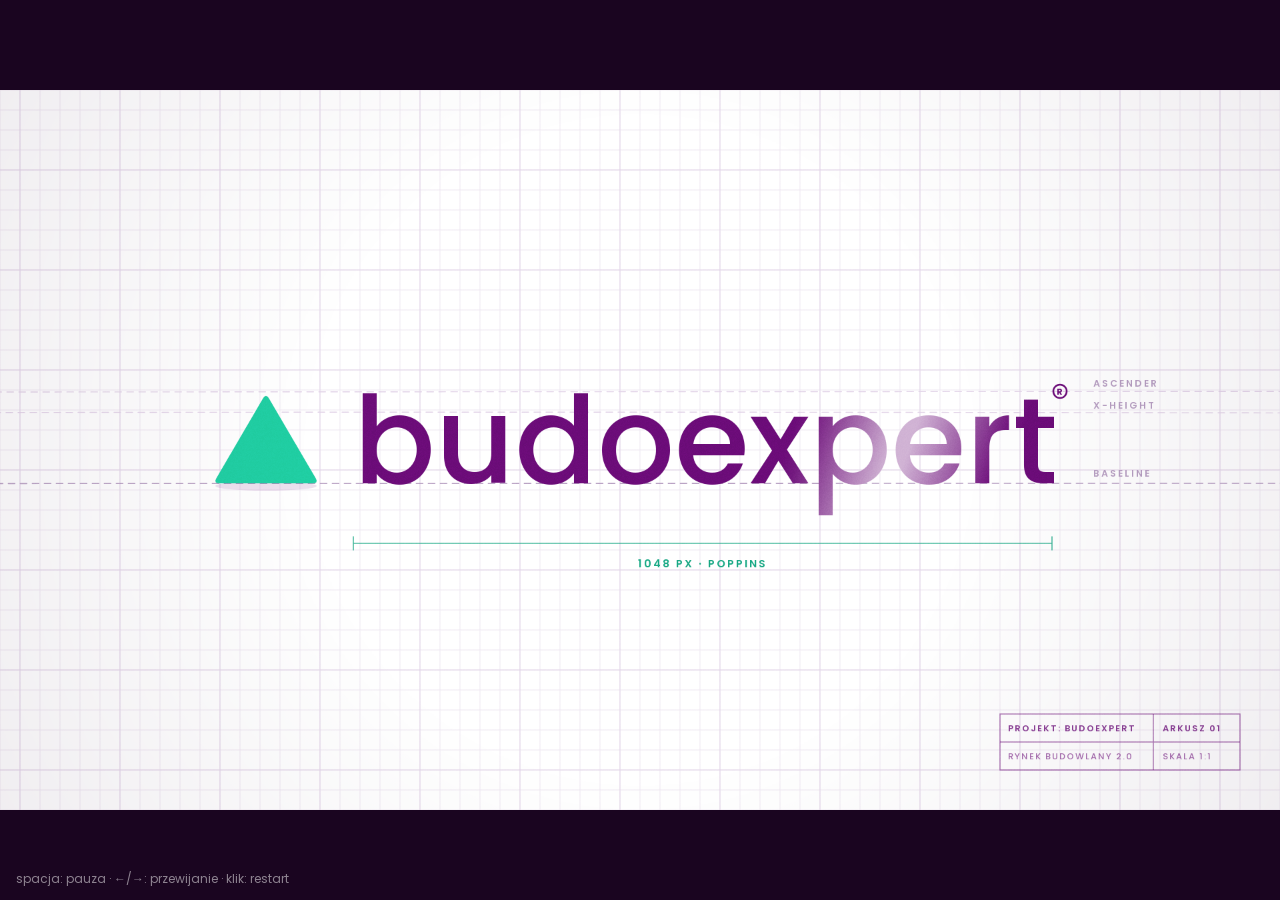
<file: motion/budoexpert-promo/promo.html>
<!doctype html>
<html lang="pl">
<head>
<meta charset="utf-8">
<meta name="viewport" content="width=device-width, initial-scale=1">
<title>budoexpert Promo</title>
<link rel="stylesheet" href="fonts.css">
<style>
  html, body { margin: 0; height: 100%; background: #1a0520; overflow: hidden; }
  body { display: grid; place-items: center; }
  canvas { width: min(100vw, calc(100vh * 16 / 9)); height: auto; display: block; }
  #hint { position: fixed; bottom: 12px; left: 16px; color: #ffffff80; font: 12px Poppins, sans-serif; }
</style>
</head>
<body>
<canvas id="c" width="1920" height="1080"></canvas>
<div id="hint">spacja: pauza · ←/→: przewijanie · klik: restart</div>
<script>
/* =====================================================================
   BUDOEXPERT — PROMO (26 s, 1920×1080, 60 fps)
   Deterministyczny render(t) → render.mjs renderuje go do MP4.
   Kolory wzięte z logo, font: Poppins.
   ===================================================================== */
const CFG = {
  W: 1920, H: 1080, FPS: 60, DUR: 30.55,
  C: {
    paper:  '#FFFFFF',
    grid:   '#EFE7F2',
    grid2:  '#E2D3E8',
    sketch: '#B79FC2',   // ołówek (przygaszony fiolet)
    ink:    '#2A0F30',
    purple: '#6C0C79',   // z logo
    purple2:'#520A5C',
    teal:   '#20CFA3',   // z logo
    teal2:  '#17A884',
    white:  '#FFFFFF',
  },
  font: 'Poppins',
};
const INTRO = new URLSearchParams(location.search).get('only') === 'intro';
const V2 = new URLSearchParams(location.search).get('v') === '2';   // ?v=2 → landing version: pains, role-tagged cards, 6 roles, sign-up CTA   // ?only=intro → render just the test intro
if (INTRO) CFG.DUR = 3.2;
const { W, H, C } = CFG;
let T = 0; // current render time (for pencil "boil")

/* ---------- math & easing ---------- */
const clamp = (x, a = 0, b = 1) => Math.min(b, Math.max(a, x));
const lerp = (a, b, t) => a + (b - a) * t;
const P = (t, a, b) => clamp((t - a) / (b - a));
const TAU = Math.PI * 2;
const E = {
  inCubic: x => x * x * x,
  outCubic: x => 1 - Math.pow(1 - x, 3),
  inOutCubic: x => x < .5 ? 4 * x * x * x : 1 - Math.pow(-2 * x + 2, 3) / 2,
  outQuad: x => 1 - (1 - x) * (1 - x),
  inExpo: x => x <= 0 ? 0 : Math.pow(2, 10 * x - 10),
  outExpo: x => x >= 1 ? 1 : 1 - Math.pow(2, -10 * x),
  inOutExpo: x => x <= 0 ? 0 : x >= 1 ? 1 : x < .5 ? Math.pow(2, 20 * x - 10) / 2 : (2 - Math.pow(2, -20 * x + 10)) / 2,
  outBack: (x, s = 1.70158) => x <= 0 ? 0 : 1 + (s + 1) * Math.pow(x - 1, 3) + s * Math.pow(x - 1, 2),
  inBack: (x, s = 1.70158) => (s + 1) * x * x * x - s * x * x,
  spring: (x, f = 4.5, d = 5.5) => x <= 0 ? 0 : x >= 1 ? 1 : 1 - Math.exp(-d * x) * Math.cos(f * Math.PI * x),
};
function rng(seed) { return () => { seed |= 0; seed = seed + 0x6D2B79F5 | 0; let t = Math.imul(seed ^ seed >>> 15, 1 | seed); t = t + Math.imul(t ^ t >>> 7, 61 | t) ^ t; return ((t ^ t >>> 14) >>> 0) / 4294967296; }; }
const hexA = (hex, a) => { const n = parseInt(hex.slice(1), 16); return `rgba(${n >> 16},${n >> 8 & 255},${n & 255},${a})`; };
const pulse = (t, beats, k = 10) => { let v = 0; for (const b of beats) if (t >= b) v = Math.max(v, Math.exp(-(t - b) * k)); return v; };

/* ---------- canvas helpers ---------- */
function font(ctx, size, weight = 600, ls = 0) { ctx.font = `${weight} ${size}px "${CFG.font}"`; ctx.letterSpacing = ls + 'px'; }
function layout(ctx, str) {
  const out = [];
  for (let i = 0; i < str.length; i++) out.push({ ch: str[i], x: ctx.measureText(str.slice(0, i)).width, w: ctx.measureText(str[i]).width });
  out.total = ctx.measureText(str).width; return out;
}
function poly(ctx, pts) { ctx.beginPath(); pts.forEach(([x, y], i) => i ? ctx.lineTo(x, y) : ctx.moveTo(x, y)); ctx.closePath(); }
function dot(ctx, x, y, r, color) { if (r <= 0) return; ctx.fillStyle = color; ctx.beginPath(); ctx.arc(x, y, r, 0, TAU); ctx.fill(); }
function ring(ctx, x, y, r, lw, color) { if (r <= 0 || lw <= 0) return; ctx.strokeStyle = color; ctx.lineWidth = lw; ctx.beginPath(); ctx.arc(x, y, r, 0, TAU); ctx.stroke(); }
function roundRect(ctx, x, y, w, h, r) { ctx.beginPath(); ctx.roundRect(x, y, w, h, r); }
/* reveal a line of text rising out of a mask */
function riseText(ctx, str, x, y, size, p, pout = 0, align = 'left') {
  if (p <= 0 || pout >= 1) return;
  const prevAlign = ctx.textAlign; ctx.textAlign = 'left';
  const w = ctx.measureText(str).width, x0 = align === 'center' ? x - w / 2 : x;
  ctx.save(); ctx.beginPath(); ctx.rect(x0 - 40, y - size * 1.05, w + 80, size * 1.35); ctx.clip();
  ctx.fillText(str, x0, y + (1 - p) * size * 1.2 - pout * size * 1.3);
  ctx.restore(); ctx.textAlign = prevAlign;
}

/* ---------- pencil / architectural sketch primitives ---------- */
function qpt(a, m, b, u) { const v = 1 - u; return [v * v * a[0] + 2 * v * u * m[0] + u * u * b[0], v * v * a[1] + 2 * v * u * m[1] + u * u * b[1]]; }
function sLine(ctx, x1, y1, x2, y2, p = 1, o = {}) {
  if (p <= 0) return;
  const { w = 2, col = C.sketch, over = 12, seed = 1, amp = 1.4, passes = 2 } = o;
  const dx = x2 - x1, dy = y2 - y1, L = Math.hypot(dx, dy) || 1, ux = dx / L, uy = dy / L;
  const boil = Math.floor(T * 8);
  ctx.strokeStyle = col; ctx.lineWidth = w; ctx.lineCap = 'round';
  for (let k = 0; k < passes; k++) {
    const r = rng(seed * 131 + k * 17 + boil * 7919);
    const ov = p >= 1 ? 1 : 0;
    const a = [x1 - ux * over * r() * ov + (r() - .5) * amp * 2, y1 - uy * over * r() * ov + (r() - .5) * amp * 2];
    const b = [x2 + ux * over * r() * ov + (r() - .5) * amp * 2, y2 + uy * over * r() * ov + (r() - .5) * amp * 2];
    const m = [(a[0] + b[0]) / 2 - uy * (r() - .5) * amp * 3, (a[1] + b[1]) / 2 + ux * (r() - .5) * amp * 3];
    ctx.globalAlpha = k ? .4 : 1;
    ctx.beginPath(); const N = 14;
    for (let i = 0; i <= N; i++) { const q = qpt(a, m, b, i / N * p); i ? ctx.lineTo(q[0], q[1]) : ctx.moveTo(q[0], q[1]); }
    ctx.stroke();
  }
  ctx.globalAlpha = 1;
}
function sPoly(ctx, pts, p = 1, o = {}, closed = false) {
  if (p <= 0) return;
  const q = closed ? [...pts, pts[0]] : pts, lens = [];
  let tot = 0; for (let i = 1; i < q.length; i++) { const l = Math.hypot(q[i][0] - q[i - 1][0], q[i][1] - q[i - 1][1]); lens.push(l); tot += l; }
  let d = tot * p;
  for (let i = 1; i < q.length && d > 0; i++) {
    const f = Math.min(1, d / lens[i - 1]); d -= lens[i - 1];
    sLine(ctx, q[i - 1][0], q[i - 1][1], q[i][0], q[i][1], f, { ...o, seed: (o.seed || 1) * 7 + i, over: o.over ?? 8 });
  }
}
function sArc(ctx, cx, cy, rx, ry, a0, a1, p = 1, o = {}) {
  if (p <= 0) return;
  const { w = 2, col = C.sketch, seed = 3, amp = 1.2, passes = 2, dash = null } = o;
  const boil = Math.floor(T * 8), N = Math.max(12, Math.ceil(Math.abs(a1 - a0) * Math.max(rx, ry) / 10));
  ctx.strokeStyle = col; ctx.lineWidth = w; ctx.lineCap = 'round';
  if (dash) ctx.setLineDash(dash);
  for (let k = 0; k < passes; k++) {
    const r = rng(seed * 97 + k * 13 + boil * 1237), ph = r() * TAU, wob = amp * (1 + r()), off = (r() - .5) * 0.06;
    ctx.globalAlpha = k ? .4 : 1; ctx.beginPath();
    const end = a0 + (a1 - a0 + (p >= 1 ? .08 : 0)) * p;
    for (let i = 0; i <= N; i++) {
      const a = lerp(a0 + off, end, i / N), rr = 1 + Math.sin(a * 3 + ph) * wob / Math.max(rx, 1);
      const x = cx + Math.cos(a) * rx * rr, y = cy + Math.sin(a) * ry * rr;
      i ? ctx.lineTo(x, y) : ctx.moveTo(x, y);
    }
    ctx.stroke();
  }
  ctx.setLineDash([]); ctx.globalAlpha = 1;
}
/* icons: list of primitives in a 100×100 box centred on 0,0 */
const ICONS = {
  house: [['p', [[-40, 45], [-40, -5], [0, -42], [40, -5], [40, 45]], 1], ['l', -52, 45, 52, 45], ['r', -12, 15, 22, 30], ['r', 14, 2, 16, 16], ['p', [[22, -22], [22, -38], [31, -38], [31, -14]]], ['l', -40, 58, 40, 58], ['l', -40, 53, -40, 63], ['l', 40, 53, 40, 63]],
  crane: [['l', -30, 50, -30, -44], ['l', -20, 50, -20, -44], ['p', [[-30, 40], [-20, 28], [-30, 16], [-20, 4], [-30, -8], [-20, -20], [-30, -32]]], ['l', -46, -44, 48, -44], ['p', [[-25, -56], [-46, -44]]], ['p', [[-25, -56], [44, -44]]], ['r', -46, -42, 12, 9], ['l', 34, -44, 34, -8], ['a', 34, -3, 5, -Math.PI / 2, Math.PI], ['r', 2, 12, 40, 38], ['l', 2, 31, 42, 31], ['l', 22, 12, 22, 50], ['l', -50, 50, 50, 50]],
  helmet: [['a', 0, 12, 36, Math.PI, TAU], ['r', -48, 12, 96, 9], ['l', 0, -24, 0, 12], ['l', -12, -22, -12, 12], ['l', 12, -22, 12, 12], ['a', 0, 12, 22, Math.PI * 1.15, Math.PI * 1.85]],
  shop: [['r', -46, -32, 92, 14], ['a', -38.3, -18, 7.66, 0, Math.PI], ['a', -23, -18, 7.66, 0, Math.PI], ['a', -7.7, -18, 7.66, 0, Math.PI], ['a', 7.7, -18, 7.66, 0, Math.PI], ['a', 23, -18, 7.66, 0, Math.PI], ['a', 38.3, -18, 7.66, 0, Math.PI], ['r', -40, -10, 80, 55], ['r', -30, 12, 20, 33], ['r', 2, 4, 28, 20], ['r', -20, -50, 40, 14]],
  invest: [['l', -42, 46, -42, -42], ['l', -42, 46, 46, 46], ['p', [[-34, 30], [-12, 6], [4, 16], [38, -24]]], ['p', [[24, -25], [39, -25], [39, -10]]], ['a', 20, 30, 9, 0, TAU], ['l', -42, 20, -38, 20], ['l', -42, -6, -38, -6]],
  developer: [['r', -38, -44, 36, 90], ['r', 4, -14, 36, 60], ['r', -30, -34, 8, 8], ['r', -18, -34, 8, 8], ['r', -30, -18, 8, 8], ['r', -18, -18, 8, 8], ['r', -30, -2, 8, 8], ['r', -18, -2, 8, 8], ['r', 12, -4, 8, 8], ['r', 24, -4, 8, 8], ['r', 12, 12, 8, 8], ['r', 24, 12, 8, 8], ['l', -50, 46, 50, 46]],
  architect: [['a', 0, -38, 6, 0, TAU], ['l', -3, -32, -24, 42], ['l', 3, -32, 24, 42], ['l', -14, 6, 14, 6], ['a', 0, -32, 70, Math.PI * .36, Math.PI * .64], ['l', 0, -52, 0, -44]],
  hammer: [['p', [[-30, -44], [24, -44], [34, -34], [24, -24], [-30, -24], [-36, -34]], 1], ['l', -36, -34, -46, -34], ['r', -4, -24, 12, 70], ['l', -4, 34, 8, 34]],
  wrench: [['a', -22, -22, 22, Math.PI * 1.25 + .5, Math.PI * 3.25 - .5], ['p', [[-14, -2], [-2, -14], [40, 28], [28, 40]], 1], ['a', 34, 34, 4, 0, TAU]],
  shield: [['p', [[0, -44], [36, -30], [34, 6], [0, 44], [-34, 6], [-36, -30]], 1], ['p', [[-14, 0], [-3, 12], [18, -12]]], ['l', -22, -22, 22, -22]],
  tag: [['p', [[-42, 0], [0, -42], [40, -42], [40, 0], [0, 42]], 1], ['a', 22, -24, 6, 0, TAU], ['a', -8, -2, 6, 0, TAU], ['a', 10, 16, 6, 0, TAU], ['l', -12, 20, 14, -6]],
  bubble: [['p', [[-42, -32], [42, -32], [42, 20], [2, 20], [-18, 40], [-14, 20], [-42, 20]], 1], ['a', -18, -6, 4, 0, TAU], ['a', 0, -6, 4, 0, TAU], ['a', 18, -6, 4, 0, TAU]],
  route: [['p', [[-38, 36], [-12, 12], [8, 24], [32, -16]]], ['a', -38, 36, 6, 0, TAU], ['l', 32, -16, 32, -46], ['p', [[32, -46], [50, -39], [32, -32]], 1]],
  pm: [['r', -32, -36, 64, 82], ['r', -12, -44, 24, 12], ['p', [[-22, -14], [-15, -7], [-4, -20]]], ['l', 4, -13, 22, -13], ['p', [[-22, 10], [-15, 17], [-4, 4]]], ['l', 4, 11, 22, 11], ['r', -22, 28, 12, 10], ['l', 4, 33, 22, 33]],
};
function icon(ctx, name, x, y, s, p, o = {}) {
  if (p <= 0) return;
  const list = ICONS[name], n = list.length;
  list.forEach((pr, i) => {
    const q = clamp(p * n - i * 0.75, 0, 1) ; // overlapping sequential draw
    if (q <= 0) return;
    const op = { ...o, seed: (o.seed || 5) * 31 + i, w: o.w || 3 };
    const X = v => x + v * s, Y = v => y + v * s;
    if (pr[0] === 'l') sLine(ctx, X(pr[1]), Y(pr[2]), X(pr[3]), Y(pr[4]), q, { ...op, over: 6 * s / 3 });
    else if (pr[0] === 'r') sPoly(ctx, [[X(pr[1]), Y(pr[2])], [X(pr[1] + pr[3]), Y(pr[2])], [X(pr[1] + pr[3]), Y(pr[2] + pr[4])], [X(pr[1]), Y(pr[2] + pr[4])]], q, { ...op, over: 4 * s / 3 }, true);
    else if (pr[0] === 'p') sPoly(ctx, pr[1].map(([a, b]) => [X(a), Y(b)]), q, { ...op, over: 4 * s / 3 }, !!pr[2]);
    else if (pr[0] === 'a') sArc(ctx, X(pr[1]), Y(pr[2]), pr[3] * s, pr[3] * s, pr[4], pr[5], q, { ...op, amp: .6 });
  });
}

/* ---------- camera shake ---------- */
const IMPACTS = INTRO ? [[0.95, 16]] : [[0.95, 16], [300.5, 5], [301.25, 4], [302.0, 4], [302.75, 4], [303.5, 4], [305.05, 12], [6.25, 7], [12.0, 8], [14.0, 26], [19.0, 16], [22.0, 10], [24.5, 6]];
function shake(t) {
  let a = 0; for (const [ti, A] of IMPACTS) if (t >= ti) a += A * Math.exp(-(t - ti) * 9);
  return { x: a * Math.sin(t * 93.1) * Math.cos(t * 41.7), y: a * Math.cos(t * 77.3) * Math.sin(t * 29.9 + 1), r: a * 0.0006 * Math.sin(t * 61.3) };
}
function camera(ctx, t, s = 1, fx = W / 2, fy = H / 2, oy = 0) {
  const k = shake(t);
  ctx.setTransform(1, 0, 0, 1, 0, 0);
  ctx.translate(W / 2 + k.x, H / 2 + k.y + oy); ctx.rotate(k.r); ctx.scale(s, s); ctx.translate(-fx, -fy);
}
/* graph-paper background (world-space, so page scrolls stay seamless) */
function paper(ctx, a = 1) {
  ctx.fillStyle = C.paper; ctx.fillRect(-W, -H, W * 3, H * 3);
  ctx.lineWidth = 1; ctx.beginPath();
  for (let x = -W; x <= 2 * W; x += 30) { ctx.moveTo(x, -H); ctx.lineTo(x, 2 * H); }
  for (let y = -H; y <= 2 * H; y += 30) { ctx.moveTo(-W, y); ctx.lineTo(2 * W, y); }
  ctx.strokeStyle = hexA(C.grid, a); ctx.stroke();
  ctx.beginPath();
  for (let x = -W; x <= 2 * W; x += 150) { ctx.moveTo(x, -H); ctx.lineTo(x, 2 * H); }
  for (let y = -H; y <= 2 * H; y += 150) { ctx.moveTo(-W, y); ctx.lineTo(2 * W, y); }
  ctx.strokeStyle = hexA(C.grid2, a); ctx.stroke();
}
/* architectural title block, bottom-right */
function titleBlock(ctx, t, sheet, a = 1) {
  if (a <= 0) return;
  ctx.save(); ctx.setTransform(1, 0, 0, 1, 0, 0); ctx.globalAlpha = a;
  const x = W - 60 - 360, y = H - 60 - 84;
  ctx.strokeStyle = hexA(C.purple, .55); ctx.lineWidth = 1.5; ctx.strokeRect(x, y, 360, 84);
  ctx.beginPath(); ctx.moveTo(x + 230, y); ctx.lineTo(x + 230, y + 84); ctx.moveTo(x, y + 42); ctx.lineTo(x + 360, y + 42); ctx.stroke();
  font(ctx, 13, 600, 2); ctx.fillStyle = hexA(C.purple, .8);
  ctx.fillText('PROJEKT: BUDOEXPERT', x + 12, y + 26);
  ctx.fillText(`ARKUSZ ${sheet}`, x + 244, y + 26);
  font(ctx, 13, 500, 2); ctx.fillStyle = hexA(C.purple, .6);
  ctx.fillText('RYNEK BUDOWLANY 2.0', x + 12, y + 68);
  ctx.fillText('SKALA 1:1', x + 244, y + 68);
  ctx.restore();
}

/* ---------- the logo (geometry measured from the brand file) ---------- */
const LOGO = { tri: [[399, 455], [478, 590], [320, 590]], tx: 530, base: 590, tw: 1048, cx: 961, cy: 522, reg: [1590, 452] };
let WM_SIZE = 190;
function roundedTri(v, r = 6, seg = 6) {
  const out = [];
  for (let i = 0; i < 3; i++) {
    const p = v[i], a = v[(i + 2) % 3], b = v[(i + 1) % 3];
    const ua = [(a[0] - p[0]), (a[1] - p[1])], ub = [(b[0] - p[0]), (b[1] - p[1])];
    const la = Math.hypot(...ua), lb = Math.hypot(...ub);
    const pa = [p[0] + ua[0] / la * r * 1.7, p[1] + ua[1] / la * r * 1.7], pb = [p[0] + ub[0] / lb * r * 1.7, p[1] + ub[1] / lb * r * 1.7];
    for (let k = 0; k <= seg; k++) out.push(qpt(pa, p, pb, k / seg));
  }
  return out;
}
function samplePoly(v, n) {
  const L = v.map((a, i) => { const b = v[(i + 1) % v.length]; return Math.hypot(b[0] - a[0], b[1] - a[1]); });
  const tot = L.reduce((a, b) => a + b, 0), out = [];
  for (let k = 0; k < n; k++) {
    let d = k / n * tot, i = 0; while (d > L[i] && i < L.length - 1) d -= L[i++];
    const a = v[i], b = v[(i + 1) % v.length], u = d / L[i]; out.push([lerp(a[0], b[0], u), lerp(a[1], b[1], u)]);
  }
  return out;
}
const NP = 150;
const TRI_PTS = (() => { // start the outline at the apex so it morphs cleanly from a circle
  const rt = roundedTri(LOGO.tri, 5, 6); const top = rt.reduce((m, p, i) => p[1] < rt[m][1] ? i : m, 0);
  return samplePoly([...rt.slice(top), ...rt.slice(0, top)], NP);
})();
const TRI_C = [399, 545];
function drawTri(ctx, color, dx = 0, dy = 0) { ctx.fillStyle = color; poly(ctx, TRI_PTS.map(([x, y]) => [x + dx, y + dy])); ctx.fill(); }
function drawReg(ctx, color, a = 1) {
  if (a <= 0) return;
  const [x, y] = LOGO.reg;
  ctx.save(); ctx.globalAlpha = a; ctx.translate(x, y); ctx.scale(a, a);
  ctx.strokeStyle = color; ctx.lineWidth = 2.6; ctx.beginPath(); ctx.arc(0, 0, 10, 0, TAU); ctx.stroke();
  font(ctx, 13, 700); ctx.fillStyle = color; ctx.textAlign = 'center'; ctx.fillText('R', 0, 5); ctx.textAlign = 'left';
  ctx.restore();
}
/* static logo, placed with its centre at (cx, cy) */
function logo(ctx, cx, cy, s, triCol = C.teal, txtCol = C.purple, a = 1) {
  if (a <= 0 || s <= 0) return;
  ctx.save(); ctx.globalAlpha = a; ctx.translate(cx, cy); ctx.scale(s, s); ctx.translate(-LOGO.cx, -LOGO.cy);
  drawTri(ctx, triCol);
  font(ctx, WM_SIZE, 500); ctx.fillStyle = txtCol; ctx.fillText('budoexpert', LOGO.tx, LOGO.base);
  drawReg(ctx, txtCol, 1);
  ctx.restore();
}

/* =====================================================================
   SCENE 1 · 0.0–4.5 · kulka toczy się → trójkąt → dobija do napisu
   ===================================================================== */
const BALL_R = 58, BALL_Y = LOGO.base - BALL_R, BALL_X1 = 399, BALL_X0 = BALL_X1 - 2 * TAU * BALL_R; // two full turns → lands upright
const ROLL = 0.55, M1 = 0.8, HIT = 1.05;           // arrival, morph done, hit on the wordmark
const CIRC_PTS = Array.from({ length: NP }, (_, k) => { const a = -Math.PI / 2 + TAU * k / NP; return [Math.cos(a), Math.sin(a)]; });
function ballX(t) { return lerp(BALL_X0, BALL_X1, E.outCubic(P(t, 0, ROLL))); }
let WMC = null; // offscreen layer for the shine sweep on the wordmark
function scene1(ctx, t) {
  // logo group travels up for the tagline scene
  const up = E.inOutExpo(P(t, 2.1, 2.6));
  camera(ctx, t, lerp(1.12, 1.0, E.inOutCubic(P(t, 0, 1.0))), lerp(760, W / 2, E.inOutCubic(P(t, 0, 1.0))), H / 2);
  paper(ctx);

  // construction guides (fast)
  const gA = 1 - P(t, 1.6, 2.2);
  if (gA > 0) {
    ctx.save(); ctx.globalAlpha = gA;
    const g2 = E.outExpo(P(t, 0.0, 0.5)), g3 = E.outExpo(P(t, 0.06, 0.56));
    ctx.setLineDash([10, 8]);
    sLine(ctx, -W, LOGO.base, 2 * W, LOGO.base, 1, { col: C.sketch, w: 1.6, seed: 11, passes: 1 });
    sLine(ctx, W, 485, W - W * g2, 485, 1, { col: C.grid2, w: 1.4, seed: 12, passes: 1 });
    sLine(ctx, 0, 452, W * g3, 452, 1, { col: C.grid2, w: 1.4, seed: 13, passes: 1 });
    ctx.setLineDash([]);
    font(ctx, 14, 600, 3); ctx.fillStyle = hexA(C.sketch, P(t, 0.3, 0.5));
    ctx.fillText('BASELINE', 1640, LOGO.base - 10); ctx.fillText('X-HEIGHT', 1640, 478); ctx.fillText('ASCENDER', 1640, 445);
    sPoly(ctx, LOGO.tri, E.inOutCubic(P(t, 0.0, 0.35)), { col: C.sketch, w: 2, seed: 21 }, true);
    sLine(ctx, 399, 420, 399, 630, E.outCubic(P(t, 0.05, 0.3)), { col: C.grid2, w: 1.4, seed: 22, passes: 1 });
    sArc(ctx, TRI_C[0], TRI_C[1], 104, 104, -Math.PI * .9, Math.PI * .6, E.inOutCubic(P(t, 0.1, 0.45)), { col: C.grid2, w: 1.4, seed: 23, passes: 1 });
    const dm = E.outExpo(P(t, 0.9, 1.4));
    if (dm > 0) {
      const mx = LOGO.tx + LOGO.tw / 2, hw = LOGO.tw / 2 * dm;
      ctx.strokeStyle = hexA(C.teal2, .8); ctx.lineWidth = 1.6; ctx.beginPath();
      ctx.moveTo(mx - hw, 680); ctx.lineTo(mx + hw, 680); ctx.moveTo(mx - hw, 670); ctx.lineTo(mx - hw, 690); ctx.moveTo(mx + hw, 670); ctx.lineTo(mx + hw, 690); ctx.stroke();
      font(ctx, 16, 600, 3); ctx.fillStyle = hexA(C.teal2, P(t, 1.1, 1.35)); ctx.textAlign = 'center';
      ctx.fillText('1048 PX · POPPINS', mx, 716); ctx.textAlign = 'left';
    }
    ctx.restore();
  }

  // logo group transform (moves up at the end)
  ctx.save();
  ctx.translate(LOGO.cx, LOGO.cy); ctx.translate(0, lerp(0, 300 - LOGO.cy, up)); ctx.scale(lerp(1, .62, up), lerp(1, .62, up)); ctx.translate(-LOGO.cx, -LOGO.cy);

  // wordmark: quick pencil outline, then the hit fills it letter by letter (with squash)
  font(ctx, WM_SIZE, 500);
  const L = layout(ctx, 'budoexpert');
  const wr = E.inOutCubic(P(t, 0.12, 0.7));
  if (wr > 0) {
    ctx.save(); ctx.beginPath(); ctx.rect(LOGO.tx - 20, 300, (LOGO.tw + 60) * wr, 400); ctx.clip();
    L.forEach((l, k) => {
      if (t > HIT + (l.x + l.w / 2) / 3600) return;
      const j = rng(k * 7 + Math.floor(T * 8) * 13);
      ctx.strokeStyle = C.sketch; ctx.lineWidth = 2;
      ctx.strokeText(l.ch, LOGO.tx + l.x, LOGO.base);
      ctx.globalAlpha = .35; ctx.strokeText(l.ch, LOGO.tx + l.x + (j() - .5) * 3, LOGO.base + (j() - .5) * 3); ctx.globalAlpha = 1;
    });
    ctx.restore();
  }
  if (t > HIT) {
    // draw the filled letters on their own layer so the shine (ShinyText-style) stays inside the glyphs
    if (!WMC) { WMC = document.createElement('canvas'); WMC.width = W; WMC.height = H; }
    const w = WMC.getContext('2d'); w.setTransform(1, 0, 0, 1, 0, 0); w.clearRect(0, 0, W, H);
    font(w, WM_SIZE, 500);
    L.forEach(l => {
      const dt = t - (HIT + (l.x + l.w / 2) / 3600);
      if (dt <= 0) return;
      const sq = 0.32 * Math.exp(-dt * 9) * Math.cos(dt * 34);
      w.save(); w.translate(LOGO.tx + l.x + l.w / 2, LOGO.base); w.scale(1 + sq * .6, 1 - sq);
      w.fillStyle = C.purple; w.fillText(l.ch, -l.w / 2, 0); w.restore();
    });
    const sp = P(t, 1.45, 2.0);
    if (sp > 0 && sp < 1) {
      const sx = lerp(LOGO.tx - 300, LOGO.tx + LOGO.tw + 300, E.inOutCubic(sp));
      const g = w.createLinearGradient(sx - 160, 0, sx + 160, 0);
      g.addColorStop(0, 'rgba(255,255,255,0)'); g.addColorStop(.5, 'rgba(255,255,255,.75)'); g.addColorStop(1, 'rgba(255,255,255,0)');
      w.globalCompositeOperation = 'source-atop'; w.save(); w.translate(sx, LOGO.base - 70); w.transform(1, 0, -.35, 1, 0, 0); w.translate(-sx, -(LOGO.base - 70));
      w.fillStyle = g; w.fillRect(sx - 200, 300, 400, 420); w.restore(); w.globalCompositeOperation = 'source-over';
    }
    ctx.drawImage(WMC, 0, 0);
  }
  drawReg(ctx, C.purple, E.outBack(P(t, 1.35, 1.6), 3));

  // the ball → triangle
  if (t < ROLL) {
    const x = ballX(t), v = (ballX(t + 1 / 120) - ballX(Math.max(0, t - 1 / 120))) * 60;
    ctx.fillStyle = hexA(C.purple, .12); ctx.beginPath(); ctx.ellipse(x, LOGO.base + 4, BALL_R, 7, 0, 0, TAU); ctx.fill();
    const sl = clamp(v / 2500);
    for (let i = 0; i < 4; i++) { if (sl < .05) break; ctx.strokeStyle = hexA(C.teal, .65 - i * .13); ctx.lineWidth = 6 - i; ctx.lineCap = 'round'; ctx.beginPath(); const yy = BALL_Y - 33 + i * 22; ctx.moveTo(x - BALL_R - 14 - 12 * i, yy); ctx.lineTo(x - BALL_R - 14 - 12 * i - 520 * sl, yy); ctx.stroke(); }
    // stretch with speed, squash as it brakes into the triangle
    const brake = P(t, ROLL - .12, ROLL), str = .22 * sl * (1 - brake), sqz = .25 * Math.sin(brake * Math.PI);
    const rot = (x - BALL_X0) / BALL_R;
    ctx.save(); ctx.translate(x, BALL_Y + BALL_R * sqz * .5); ctx.scale(1 + str - sqz * .3, 1 - str * .6 - sqz * .5); ctx.rotate(rot);
    dot(ctx, 0, 0, BALL_R, C.teal);
    ctx.strokeStyle = hexA(C.white, .85); ctx.lineWidth = 6; ctx.lineCap = 'round';
    ctx.beginPath(); ctx.arc(0, 0, BALL_R * .62, -.5, .5); ctx.stroke();
    dot(ctx, -BALL_R * .5, -BALL_R * .2, 6, hexA(C.white, .85));
    ctx.restore();
  } else {
    // snap into the triangle, wind up, punch the wordmark
    const m = E.outBack(P(t, ROLL, M1), 2.4);
    const cx = lerp(BALL_X1, TRI_C[0], m), cy = lerp(BALL_Y, TRI_C[1], m);
    let dx = 0;
    if (t < HIT) dx = -30 * E.outCubic(P(t, M1 - .02, HIT - .1)) + 70 * E.inExpo(P(t, HIT - .1, HIT));
    else dx = 40 * (1 - E.spring(P(t, HIT, HIT + .55), 3, 6));
    const pts = CIRC_PTS.map(([x, y], k) => [lerp(cx + x * BALL_R, TRI_PTS[k][0], m) + dx, lerp(cy + y * BALL_R, TRI_PTS[k][1], m)]);
    ctx.fillStyle = C.teal; poly(ctx, pts); ctx.fill();
    const mr = P(t, ROLL + .1, M1 + .3);
    if (mr > 0 && mr < 1) ring(ctx, TRI_C[0], TRI_C[1], 70 + 110 * E.outExpo(mr), 4 * (1 - mr), C.teal);
  }
  ctx.restore();

  // hit: rings + ClickSpark-style burst
  const ir = P(t, HIT, HIT + .5);
  if (ir > 0 && ir < 1) { ring(ctx, 520, 530, 260 * E.outExpo(ir), 6 * (1 - ir), C.teal); ring(ctx, 520, 530, 150 * E.outExpo(ir), 3 * (1 - ir), C.purple); }
  const sk = P(t, HIT, HIT + .35);
  if (sk > 0 && sk < 1) {
    const e = E.outCubic(sk), len = 46 * (1 - sk);
    ctx.strokeStyle = C.teal; ctx.lineWidth = 5; ctx.lineCap = 'round'; ctx.beginPath();
    for (let i = 0; i < 10; i++) { const a = i / 10 * TAU + .3, r0 = 40 + 120 * e; ctx.moveTo(500 + Math.cos(a) * r0, 530 + Math.sin(a) * r0); ctx.lineTo(500 + Math.cos(a) * (r0 + len), 530 + Math.sin(a) * (r0 + len)); }
    ctx.stroke();
  }
}

/* =====================================================================
   TEST INTRO (?only=intro) · the ball turns into the triangle WHILE it rolls,
   tumbling on its growing corners, then slams the wordmark and locks into the logo
   ===================================================================== */
const IM = { HIT: 0.95, XH: 452, TURNS: 6 };           // 6 × 120° → lands apex-up at the hit
const TRI_REL = TRI_PTS.map(([x, y]) => [x - TRI_C[0], y - TRI_C[1]]);
const CIRC_REL = CIRC_PTS.map(([x, y]) => [x * BALL_R, y * BALL_R]);
const IM_X0 = IM.XH - IM.TURNS * (TAU / 3) * BALL_R;
function imRoll(t) { const p = P(t, 0, IM.HIT); return .7 * p + .3 * (1 - (1 - p) * (1 - p)); } // still fast at contact
function imState(t) {
  let x, rot, m, sx = 1;
  if (t < IM.HIT) {
    const f = imRoll(t);
    x = lerp(IM_X0, IM.XH, f); rot = f * IM.TURNS * TAU / 3;
    m = .78 * E.inOutCubic(P(t, .12, IM.HIT));
  } else {
    const dt = t - IM.HIT;
    x = lerp(IM.XH, TRI_C[0], E.spring(P(t, IM.HIT, IM.HIT + .75), 3.2, 5.5));
    rot = -.16 * Math.exp(-dt * 6) * Math.sin(dt * 22);
    m = lerp(.78, 1, E.outBack(P(t, IM.HIT, IM.HIT + .28), 2.6));
    sx = 1 - .2 * Math.exp(-dt * 13) * Math.cos(dt * 30);
  }
  const cr = Math.cos(rot), sr = Math.sin(rot);
  const pts = CIRC_REL.map((c, k) => { const px = lerp(c[0], TRI_REL[k][0], m) * sx, py = lerp(c[1], TRI_REL[k][1], m) / sx; return [px * cr - py * sr, px * sr + py * cr]; });
  let maxY = -1e9, minX = 1e9, maxX = -1e9; pts.forEach(([px, py]) => { maxY = Math.max(maxY, py); minX = Math.min(minX, px); maxX = Math.max(maxX, px); });
  const y = LOGO.base - maxY;                          // whatever corner is lowest sits on the baseline → tumbling bounce
  return { x, y, pts: pts.map(([px, py]) => [px + x, py + y]), m, minX: minX + x, maxX: maxX + x };
}
function introMorph(ctx, t, main = false) {
  const up = main ? E.inOutExpo(P(t, 2.1, 2.6)) : 0, gA = main ? 1 - P(t, 1.6, 2.2) : 1;
  camera(ctx, t, lerp(1.1, 1.0, E.inOutCubic(P(t, 0, 1.4))), lerp(700, W / 2, E.inOutCubic(P(t, 0, 1.4))), H / 2);
  paper(ctx);
  // guides + the target triangle sketched where the logo mark will lock in
  ctx.save(); ctx.globalAlpha = gA;
  ctx.setLineDash([10, 8]);
  sLine(ctx, -W, LOGO.base, 2 * W, LOGO.base, 1, { col: C.sketch, w: 1.6, seed: 11, passes: 1 });
  sLine(ctx, W, 485, W - W * E.outExpo(P(t, 0, .5)), 485, 1, { col: C.grid2, w: 1.4, seed: 12, passes: 1 });
  sLine(ctx, 0, 452, W * E.outExpo(P(t, .05, .55)), 452, 1, { col: C.grid2, w: 1.4, seed: 13, passes: 1 });
  ctx.setLineDash([]);
  font(ctx, 14, 600, 3); ctx.fillStyle = hexA(C.sketch, P(t, .3, .5));
  ctx.fillText('BASELINE', 1640, LOGO.base - 10); ctx.fillText('X-HEIGHT', 1640, 478); ctx.fillText('ASCENDER', 1640, 445);
  sPoly(ctx, LOGO.tri, E.inOutCubic(P(t, .25, .65)) * (1 - P(t, IM.HIT + .3, IM.HIT + .5)), { col: C.sketch, w: 2, seed: 21 }, true);
  const dm = E.outExpo(P(t, 1.2, 1.7));
  if (dm > 0) {
    const mx = LOGO.tx + LOGO.tw / 2, hw = LOGO.tw / 2 * dm;
    ctx.strokeStyle = hexA(C.teal2, .8); ctx.lineWidth = 1.6; ctx.beginPath();
    ctx.moveTo(mx - hw, 680); ctx.lineTo(mx + hw, 680); ctx.moveTo(mx - hw, 670); ctx.lineTo(mx - hw, 690); ctx.moveTo(mx + hw, 670); ctx.lineTo(mx + hw, 690); ctx.stroke();
    font(ctx, 16, 600, 3); ctx.fillStyle = hexA(C.teal2, P(t, 1.4, 1.7)); ctx.textAlign = 'center'; ctx.fillText('1048 PX · POPPINS', mx, 716); ctx.textAlign = 'left';
  }
  ctx.restore();

  // everything that is the logo flies up to the header position at the end (main film only)
  ctx.save();
  ctx.translate(LOGO.cx, LOGO.cy); ctx.translate(0, lerp(0, 300 - LOGO.cy, up)); ctx.scale(lerp(1, .62, up), lerp(1, .62, up)); ctx.translate(-LOGO.cx, -LOGO.cy);
  // wordmark: pencil outline, filled by the impact wave (squash + shine on its own layer)
  font(ctx, WM_SIZE, 500);
  const L = layout(ctx, 'budoexpert'), HIT = IM.HIT;
  const wr = E.inOutCubic(P(t, 0, .6));
  ctx.save(); ctx.beginPath(); ctx.rect(LOGO.tx - 20, 300, (LOGO.tw + 60) * wr, 400); ctx.clip();
  L.forEach((l, k) => {
    if (t > HIT + (l.x + l.w / 2) / 3600) return;
    const j = rng(k * 7 + Math.floor(T * 8) * 13);
    ctx.strokeStyle = C.sketch; ctx.lineWidth = 2; ctx.strokeText(l.ch, LOGO.tx + l.x, LOGO.base);
    ctx.globalAlpha = .35; ctx.strokeText(l.ch, LOGO.tx + l.x + (j() - .5) * 3, LOGO.base + (j() - .5) * 3); ctx.globalAlpha = 1;
  });
  ctx.restore();
  if (t > HIT) {
    if (!WMC) { WMC = document.createElement('canvas'); WMC.width = W; WMC.height = H; }
    const w = WMC.getContext('2d'); w.setTransform(1, 0, 0, 1, 0, 0); w.clearRect(0, 0, W, H); font(w, WM_SIZE, 500);
    L.forEach(l => {
      const dt = t - (HIT + (l.x + l.w / 2) / 3600); if (dt <= 0) return;
      const sq = 0.32 * Math.exp(-dt * 9) * Math.cos(dt * 34);
      w.save(); w.translate(LOGO.tx + l.x + l.w / 2, LOGO.base); w.scale(1 + sq * .6, 1 - sq); w.fillStyle = C.purple; w.fillText(l.ch, -l.w / 2, 0); w.restore();
    });
    const sp = P(t, 1.55, 2.15);
    if (sp > 0 && sp < 1) {
      const sx = lerp(LOGO.tx - 300, LOGO.tx + LOGO.tw + 300, E.inOutCubic(sp)), g = w.createLinearGradient(sx - 160, 0, sx + 160, 0);
      g.addColorStop(0, 'rgba(255,255,255,0)'); g.addColorStop(.5, 'rgba(255,255,255,.75)'); g.addColorStop(1, 'rgba(255,255,255,0)');
      w.globalCompositeOperation = 'source-atop'; w.save(); w.translate(sx, LOGO.base - 70); w.transform(1, 0, -.35, 1, 0, 0); w.translate(-sx, -(LOGO.base - 70));
      w.fillStyle = g; w.fillRect(sx - 200, 300, 400, 420); w.restore(); w.globalCompositeOperation = 'source-over';
    }
    ctx.drawImage(WMC, 0, 0);
  }
  drawReg(ctx, C.purple, E.outBack(P(t, 1.35, 1.6), 3));

  // the shape
  const st = imState(t);
  const v = (imState(Math.min(t + 1 / 120, IM.HIT - 1e-4)).x - imState(Math.max(0, Math.min(t, IM.HIT) - 1 / 120)).x) * 60;
  ctx.fillStyle = hexA(C.purple, .12); ctx.beginPath(); ctx.ellipse(st.x, LOGO.base + 4, (st.maxX - st.minX) / 2, 7, 0, 0, TAU); ctx.fill();
  const sl = t < IM.HIT ? clamp(v / 2200) : 0;
  for (let i = 0; i < 4; i++) { if (sl < .05) break; ctx.strokeStyle = hexA(C.teal, .6 - i * .13); ctx.lineWidth = 6 - i; ctx.lineCap = 'round'; ctx.beginPath(); const yy = st.y - 33 + i * 22; ctx.moveTo(st.minX - 14 - 12 * i, yy); ctx.lineTo(st.minX - 14 - 12 * i - 460 * sl, yy); ctx.stroke(); }
  ctx.fillStyle = C.teal; poly(ctx, st.pts); ctx.fill();
  // highlight fades as the ball stops being a ball
  const hl = 1 - P(t, .2, .75);
  if (hl > 0) {
    const rot = imRoll(Math.min(t, IM.HIT)) * IM.TURNS * TAU / 3;
    ctx.save(); ctx.translate(st.x, st.y); ctx.rotate(rot); ctx.globalAlpha = hl;
    ctx.strokeStyle = hexA(C.white, .85); ctx.lineWidth = 6; ctx.lineCap = 'round'; ctx.beginPath(); ctx.arc(0, 0, BALL_R * .62, -.5, .5); ctx.stroke();
    dot(ctx, -BALL_R * .5, -BALL_R * .2, 6, hexA(C.white, .85)); ctx.restore();
  }

  // impact: rings + spark burst at the contact point
  const cxp = LOGO.tx - 4, cyp = 530;
  const ir = P(t, HIT, HIT + .5);
  if (ir > 0 && ir < 1) { ring(ctx, cxp, cyp, 260 * E.outExpo(ir), 6 * (1 - ir), C.teal); ring(ctx, cxp, cyp, 150 * E.outExpo(ir), 3 * (1 - ir), C.purple); }
  const sk = P(t, HIT, HIT + .35);
  if (sk > 0 && sk < 1) {
    const e = E.outCubic(sk), len = 46 * (1 - sk);
    ctx.strokeStyle = C.teal; ctx.lineWidth = 5; ctx.lineCap = 'round'; ctx.beginPath();
    for (let i = 0; i < 10; i++) { const a = i / 10 * TAU + .3, r0 = 40 + 120 * e; ctx.moveTo(cxp + Math.cos(a) * r0, cyp + Math.sin(a) * r0); ctx.lineTo(cxp + Math.cos(a) * (r0 + len), cyp + Math.sin(a) * (r0 + len)); }
    ctx.stroke();
  }
  ctx.restore();
}

/* =====================================================================
   SCENE 2 · 4.5–8.0 · platforma zmieniająca rynek budowlany
   ===================================================================== */
/* "zmienia" is laid brick by brick: bricks are sampled from the glyph shapes once */
let BRICKS2 = null;
function brickWord(zx, base, size) {
  if (BRICKS2) return BRICKS2;
  const c = document.createElement('canvas'); c.width = 520; c.height = 160;
  const x = c.getContext('2d'); font(x, size, 800); x.fillStyle = '#000'; x.fillText('zmienia', 10, 120);
  const d = x.getImageData(0, 0, c.width, c.height).data, bw = 8, bh = 5, out = [], r = rng(77);
  for (let row = 0; row * bh < c.height; row++) {
    const off = row % 2 ? bw / 2 : 0;
    for (let bx = -off; bx < c.width; bx += bw) {
      let hit = 0, n = 0;
      for (let yy = row * bh; yy < row * bh + bh; yy++) for (let xx = Math.max(0, bx); xx < Math.min(c.width, bx + bw); xx++) { n++; if (d[(yy * c.width + xx) * 4 + 3] > 110) hit++; }
      if (n && hit / n > .3) out.push({ x: zx + bx - 10, y: base + row * bh - 120, row, shade: r(), j: r() });
    }
  }
  const maxRow = Math.max(...out.map(b => b.row));
  out.forEach(b => { b.order = (maxRow - b.row) / maxRow; });
  BRICKS2 = out; return out;
}
function scene2(ctx, t, oy = 0) {
  camera(ctx, t, 1, W / 2, H / 2, oy);
  paper(ctx);
  logo(ctx, 961, 300, .62);
  ctx.fillStyle = C.ink; font(ctx, 78, 600);
  const l1 = 'Platforma, która zmienia', l1w = ctx.measureText(l1).width, x1 = W / 2 - l1w / 2;
  const zx = x1 + ctx.measureText('Platforma, która ').width; font(ctx, 78, 800); const zw = ctx.measureText('zmienia').width; font(ctx, 78, 600);
  const slot = [zx + zw / 2, 560], LAND = 6.25;
  ['Platforma,', 'która'].reduce((x, w, i) => {
    const ww = ctx.measureText(w + ' ').width;
    ctx.fillStyle = C.ink; riseText(ctx, w, x, 560, 78, E.outExpo(P(t, 4.55 + i * .1, 5.0 + i * .1)));
    return x + ww;
  }, x1);
  // empty slot waiting for the word
  const sa = E.outCubic(P(t, 4.75, 5.1)) * (1 - P(t, LAND, LAND + .08));
  if (sa > 0) {
    ctx.save(); ctx.globalAlpha = sa; ctx.setLineDash([10, 8]); ctx.strokeStyle = C.sketch; ctx.lineWidth = 2.5;
    roundRect(ctx, zx - 14, 488, zw + 28, 96, 12); ctx.stroke(); ctx.setLineDash([]);
    font(ctx, 14, 600, 3); ctx.fillStyle = C.sketch; ctx.textAlign = 'center'; ctx.fillText('MIEJSCE NA ZMIANĘ', slot[0], 610); ctx.textAlign = 'left';
    ctx.restore();
  }
  // marker highlight behind line 2 (after the word lands)
  font(ctx, 132, 800);
  const l2 = 'rynek budowlany.', l2w = ctx.measureText(l2).width, x2 = W / 2 - l2w / 2;
  const hl = E.inOutCubic(P(t, 6.5, 6.95));
  if (hl > 0) {
    ctx.fillStyle = hexA(C.teal, .45); ctx.beginPath();
    const y0 = 690, h0 = 48, wv = (l2w + 30) * hl;
    ctx.moveTo(x2 - 15, y0 + 4); ctx.lineTo(x2 - 15 + wv, y0); ctx.lineTo(x2 - 15 + wv - 6, y0 + h0); ctx.lineTo(x2 - 12, y0 + h0 + 4); ctx.closePath(); ctx.fill();
  }
  ctx.fillStyle = C.purple; riseText(ctx, l2, x2, 730, 132, E.outExpo(P(t, 4.85, 5.4)));

  // the word is bricked up into the slot, bottom row first, then sets solid
  const bricks = brickWord(zx, 560, 78), SET = 6.25;
  if (t < SET + .15) {
    ctx.save(); ctx.globalAlpha = 1 - P(t, SET, SET + .15);
    bricks.forEach(b => {
      const st = 5.05 + (b.x - zx) / zw * .8 + b.order * .12 + b.j * .03, p = P(t, st, st + .2); // left → right, each letter bottom-up
      if (p <= 0) return;
      const yo = -110 * (1 - E.outBack(p, 2.4));
      ctx.fillStyle = b.shade < .2 ? C.teal2 : b.shade > .85 ? '#4FE0BB' : C.teal;
      ctx.fillRect(b.x + .5, b.y + .5 + yo, 7, 4);
    });
    ctx.restore();
  }
  if (t >= SET) {
    const dt = t - SET, sq = 0.22 * Math.exp(-dt * 10) * Math.cos(dt * 32);
    ctx.save(); ctx.globalAlpha = P(t, SET, SET + .12); ctx.translate(zx + zw / 2, 560); ctx.scale(1 + sq * .5, 1 - sq);
    font(ctx, 78, 800); ctx.fillStyle = C.teal2; ctx.textAlign = 'center'; ctx.fillText('zmienia', 0, 0); ctx.textAlign = 'left';
    ctx.restore();
  }
  // a puff of mortar dust when it sets
  const dp = P(t, SET, SET + .7);
  if (dp > 0 && dp < 1) {
    const r = rng(17);
    for (let k = 0; k < 12; k++) {
      const side = k % 2 ? 1 : -1, sp = .4 + r() * .8;
      const x = slot[0] + side * (zw / 2 + 10 + 120 * sp * E.outCubic(dp)), y = slot[1] + 8 - 50 * sp * E.outCubic(dp) * r();
      dot(ctx, x, y, (10 + 22 * r()) * (0.4 + dp), hexA(C.sketch, .45 * (1 - dp)));
    }
  }
  // dimension under line 2
  const dm = E.outExpo(P(t, 6.55, 7.0));
  if (dm > 0) {
    const mx = W / 2, hw = l2w / 2 * dm;
    ctx.strokeStyle = hexA(C.sketch, 1); ctx.lineWidth = 1.6; ctx.beginPath();
    ctx.moveTo(mx - hw, 790); ctx.lineTo(mx + hw, 790); ctx.moveTo(mx - hw, 780); ctx.lineTo(mx - hw, 800); ctx.moveTo(mx + hw, 780); ctx.lineTo(mx + hw, 800); ctx.stroke();
    font(ctx, 16, 600, 3); ctx.fillStyle = C.sketch; ctx.textAlign = 'center'; ctx.fillText('WSZYSTKO W JEDNYM MIEJSCU', mx, 826); ctx.textAlign = 'left';
  }
}

/* =====================================================================
   SCENE 3 · 8.0–12.0 · pytania
   ===================================================================== */
const QS = V2 ? [   // the old world, one pain per role
  { t: 8.0, a: 'Budżet znowu', b: 'przekroczony', ic: 'house', tag: 'STARY ŚWIAT · INWESTOR' },
  { t: 9.0, a: 'Kolejna wycena', b: 'bez odzewu', ic: 'helmet', tag: 'STARY ŚWIAT · WYKONAWCA' },
  { t: 10.0, a: 'Pytają o ceny,', b: 'nie kupują', ic: 'shop', tag: 'STARY ŚWIAT · HURTOWNIA' },
  { t: 11.0, a: 'Znów darmowe', b: 'poprawki', ic: 'architect', tag: 'STARY ŚWIAT · ARCHITEKT' },
] : [
  { t: 8.0, a: 'Planujesz', b: 'budowę domu', ic: 'house', tag: 'ETAP 01 · PLANOWANIE' },
  { t: 9.0, a: 'Jesteś w trakcie', b: 'budowy', ic: 'crane', tag: 'ETAP 02 · REALIZACJA' },
  { t: 10.0, a: 'Jesteś', b: 'wykonawcą', ic: 'helmet', tag: 'ROLA · WYKONAWCA' },
  { t: 11.0, a: '…albo', b: 'sprzedawcą', ic: 'shop', tag: 'ROLA · SPRZEDAWCA' },
];
function rulers(ctx, a) {
  if (a <= 0) return;
  ctx.save(); ctx.globalAlpha = a; ctx.strokeStyle = C.sketch; ctx.fillStyle = C.sketch; ctx.lineWidth = 1;
  font(ctx, 11, 500, 2); ctx.beginPath();
  for (let x = 120; x <= 1800; x += 30) { const big = (x - 120) % 150 === 0; ctx.moveTo(x, 96); ctx.lineTo(x, big ? 112 : 104); }
  for (let y = 150; y <= 930; y += 30) { const big = (y - 150) % 150 === 0; ctx.moveTo(96, y); ctx.lineTo(big ? 112 : 104, y); }
  ctx.stroke();
  for (let x = 120; x <= 1800; x += 300) ctx.fillText(String((x - 120) / 10).padStart(3, '0'), x + 4, 90);
  for (let y = 150; y <= 930; y += 150) ctx.fillText(String((y - 150) / 10).padStart(3, '0'), 66, y + 4);
  // corner brackets of the drawing frame
  ctx.strokeStyle = hexA(C.purple, .55); ctx.lineWidth = 1.5; ctx.beginPath();
  [[140, 150, 1, 1], [1780, 150, -1, 1], [140, 960, 1, -1], [1780, 960, -1, -1]].forEach(([x, y, sx, sy]) => { ctx.moveTo(x, y + sy * 34); ctx.lineTo(x, y); ctx.lineTo(x + sx * 34, y); });
  ctx.stroke(); ctx.restore();
}
function scene3(ctx, t, oy = 0) {
  camera(ctx, t, 1, W / 2, H / 2, oy);
  paper(ctx);
  rulers(ctx, E.outCubic(P(t, 7.7, 8.1)));
  // icon panel: thin dashed circle, crosshair, degree ticks, dimension
  const pa = E.inOutCubic(P(t, 7.75, 8.3));
  sArc(ctx, 540, 540, 250, 250, -Math.PI / 2, Math.PI * 1.5, pa, { col: C.grid2, w: 1.5, seed: 61, dash: [4, 8], passes: 1 });
  sLine(ctx, 540, 250, 540, 830, E.outCubic(P(t, 7.8, 8.2)), { col: C.grid2, w: 1, seed: 62, passes: 1 });
  sLine(ctx, 250, 540, 830, 540, E.outCubic(P(t, 7.85, 8.25)), { col: C.grid2, w: 1, seed: 63, passes: 1 });
  if (pa > 0) {
    ctx.strokeStyle = hexA(C.sketch, pa); ctx.lineWidth = 1; ctx.beginPath();
    for (let d = 0; d < 360 * pa; d += 15) { const a = d * Math.PI / 180, r2 = d % 45 ? 262 : 274; ctx.moveTo(540 + Math.cos(a) * 252, 540 + Math.sin(a) * 252); ctx.lineTo(540 + Math.cos(a) * r2, 540 + Math.sin(a) * r2); }
    ctx.moveTo(290, 846); ctx.lineTo(790, 846); ctx.moveTo(290, 838); ctx.lineTo(290, 854); ctx.moveTo(790, 838); ctx.lineTo(790, 854); ctx.stroke();
    font(ctx, 13, 500, 3); ctx.fillStyle = hexA(C.sketch, pa); ctx.textAlign = 'center'; ctx.fillText('Ø 500', 540, 874); ctx.textAlign = 'left';
  }
  // text column rules
  const ra = E.outExpo(P(t, 7.85, 8.3));
  if (ra > 0) {
    ctx.strokeStyle = hexA(C.purple, .35); ctx.lineWidth = 1; ctx.beginPath();
    ctx.moveTo(880, 330); ctx.lineTo(880, 330 + 440 * ra); ctx.moveTo(870, 652); ctx.lineTo(870 + 900 * ra, 652); ctx.stroke();
  }
  QS.forEach((q, i) => {
    const next = QS[i + 1], end = next ? next.t : 12.0;
    if (t < q.t - .25 || t > end + .3) return;
    const pin = P(t, q.t - .2, q.t + .5), pout = P(t, end - .12, end + .1);
    icon(ctx, q.ic, 540, 535, 3.6, E.inOutCubic(pin) * (1 - E.inCubic(pout)), { col: C.purple, w: 3, seed: 70 + i });
    const a1 = E.outExpo(P(t, q.t, q.t + .45)), a2 = E.outExpo(P(t, q.t + .08, q.t + .55)), o = E.inExpo(pout);
    font(ctx, 15, 500, 5); ctx.fillStyle = C.teal2; riseText(ctx, q.tag, 904, 372, 15, a1, o);
    font(ctx, 62, 300); ctx.fillStyle = C.ink; riseText(ctx, q.a, 900, 480, 62, a1, o);
    font(ctx, 112, 500, -1); ctx.fillStyle = C.purple; riseText(ctx, q.b, 900, 612, 112, a2, o);
    const bw = ctx.measureText(q.b).width;
    ctx.save(); const qs = E.outBack(P(t, q.t + .25, q.t + .6), 3) * (1 - o);
    if (qs > 0) { font(ctx, 112, 300); ctx.fillStyle = C.teal; ctx.translate(900 + bw + 34, 612); ctx.rotate((1 - Math.min(qs, 1)) * .8); ctx.scale(qs, qs); ctx.fillText('?', -30, 0); }
    ctx.restore();
    // measurement under the answer: thin line with end ticks and a readout
    const ml = E.inOutCubic(P(t, q.t + .3, q.t + .65)) * (1 - o), x2 = 904 + (bw + 70) * ml;
    if (ml > 0) {
      ctx.strokeStyle = C.teal2; ctx.lineWidth = 1.5; ctx.beginPath();
      ctx.moveTo(904, 676); ctx.lineTo(x2, 676); ctx.moveTo(904, 668); ctx.lineTo(904, 684); ctx.moveTo(x2, 668); ctx.lineTo(x2, 684); ctx.stroke();
      font(ctx, 13, 500, 3); ctx.fillStyle = hexA(C.sketch, ml);
      ctx.fillText(`Q ${String(i + 1).padStart(2, '0')}/04   ·   X 0900   Y 0612   ·   ${Math.round(bw)} PX`, 904, 708);
    }
  });
  // progress: four thin segments
  for (let i = 0; i < 4; i++) { const on = t >= QS[i].t; ctx.fillStyle = on ? C.teal : C.grid2; ctx.fillRect(904 + i * 78, 760, 66, on ? 4 : 2); }
}

/* =====================================================================
   SCENE 4 · 12.0–15.5 · nowy świat + REWOLUCJA
   ===================================================================== */
function globe(ctx, cx, cy, R, rot, a, p = 1) {
  if (a <= 0) return;
  ctx.save(); ctx.globalAlpha = a; ctx.lineWidth = 2;
  ctx.strokeStyle = C.teal;
  ctx.beginPath(); ctx.arc(cx, cy, R, -Math.PI / 2, -Math.PI / 2 + TAU * p); ctx.stroke();
  for (let k = 0; k < 8; k++) { const ph = rot + k * Math.PI / 8, rx = Math.abs(Math.cos(ph)) * R; ctx.globalAlpha = a * (Math.sin(ph) > 0 ? .9 : .35); ctx.beginPath(); ctx.ellipse(cx, cy, rx, R, 0, -Math.PI / 2, -Math.PI / 2 + TAU * p); ctx.stroke(); }
  ctx.globalAlpha = a * .7;
  for (let k = -3; k <= 3; k++) { const la = k * Math.PI / 8, y = cy + R * Math.sin(la), rx = R * Math.cos(la); ctx.beginPath(); ctx.ellipse(cx, y, rx, rx * .18, 0, 0, TAU * p); ctx.stroke(); }
  ctx.restore();
}
function scene4content(ctx, t) {
  // background scrolling outlined REWOLUCJA
  font(ctx, 190, 900, 8); ctx.lineWidth = 2; ctx.strokeStyle = hexA(C.white, .09);
  const chunk = 'REWOLUCJA · ', cw = ctx.measureText(chunk).width;
  for (let r = 0; r < 6; r++) { const dir = r % 2 ? 1 : -1, off = (((t - 12) * 240 * dir + r * 300) % cw + cw) % cw; ctx.strokeText(chunk.repeat(4), -off - cw * .5, 60 + r * 200); }
  const blow = E.inExpo(P(t, 13.85, 14.05));
  // globe
  const gs = E.spring(P(t, 12.15, 12.9)) * (1 + blow * 1.6);
  globe(ctx, W / 2, H / 2, 330 * gs, (t - 12) * (.8 + blow * 6), (1 - blow) * .55 + .0, E.inOutCubic(P(t, 12.15, 12.9)));
  if (blow < 1) {
    ctx.save(); ctx.globalAlpha = 1 - blow; ctx.translate(W / 2, H / 2); ctx.scale(1 + blow * .5, 1 + blow * .5); ctx.translate(-W / 2, -H / 2);
    ctx.fillStyle = C.white; font(ctx, 62, 500); riseText(ctx, 'Tworzymy', W / 2, 400, 62, E.outExpo(P(t, 12.3, 12.75)), 0, 'center');
    font(ctx, 196, 800);
    const w1 = ctx.measureText('nowy ').width, w2 = ctx.measureText('świat').width, x0 = W / 2 - (w1 + w2) / 2;
    ctx.fillStyle = C.white; riseText(ctx, 'nowy', x0, 610, 196, E.outExpo(P(t, 12.45, 12.95)));
    ctx.fillStyle = C.teal; riseText(ctx, 'świat', x0 + w1, 610, 196, E.outExpo(P(t, 12.55, 13.05)));
    ctx.fillStyle = C.white; font(ctx, 62, 500); riseText(ctx, 'dla rynku budowlanego.', W / 2, 720, 62, E.outExpo(P(t, 12.8, 13.25)), 0, 'center');
    ctx.restore();
  }
  // REWOLUCJA slam
  if (t >= 14.0) {
    const s = lerp(2.4, 1, E.outExpo(P(t, 14.0, 14.22)));
    ctx.save(); ctx.translate(W / 2, 560); ctx.rotate(-.04); ctx.scale(s, s);
    font(ctx, 210, 900, 6); ctx.textAlign = 'center';
    for (let k = 3; k >= 1; k--) { const e = E.outExpo(P(t, 14.05, 14.5)); ctx.fillStyle = hexA(C.teal, .9 - k * .22); ctx.fillText('REWOLUCJA', -k * 9 * e, -k * 9 * e + 0); }
    ctx.fillStyle = C.white; ctx.fillText('REWOLUCJA', 0, 0);
    ctx.restore();
    font(ctx, 58, 600, 2); ctx.fillStyle = C.teal; ctx.textAlign = 'center';
    riseText(ctx, 'w budownictwie zaczyna się tutaj', W / 2, 700, 58, E.outExpo(P(t, 14.25, 14.7)), 0, 'center');
    ctx.textAlign = 'left';
    // stamp frame
    const fr = E.inOutCubic(P(t, 14.1, 14.45));
    ctx.save(); ctx.translate(W / 2, 480); ctx.rotate(-.04);
    sPoly(ctx, [[-720, -150], [720, -150], [720, 130], [-720, 130]], fr, { col: C.white, w: 4, seed: 91 }, true);
    ctx.restore();
  }
  ctx.textAlign = 'left';
}
function scene4(ctx, t) {
  camera(ctx, t);
  ctx.fillStyle = C.purple; ctx.fillRect(-200, -200, W + 400, H + 400);
  scene4content(ctx, t);
}

/* =====================================================================
   SCENE 5 · 15.5–20.5 · hub (jak Kapitan Planeta)
   ===================================================================== */
const HUB = { x: 960, y: 540, r: 150 };
const ROLES = (V2 ? [   // the same six profiles as the sign-up form
  { n: ['Inwestor'], ic: 'invest' },
  { n: ['Wykonawca'], ic: 'hammer' },
  { n: ['Architekt'], ic: 'architect' },
  { n: ['Dostawca', 'materiałów'], ic: 'shop' },
  { n: ['Deweloper'], ic: 'developer' },
  { n: ['Kariera', 'w branży'], ic: 'helmet' },
] : [
  { n: ['Inwestor'], ic: 'invest' },
  { n: ['Deweloper'], ic: 'developer' },
  { n: ['Architekt'], ic: 'architect' },
  { n: ['Kierownik budowy'], ic: 'helmet' },
  { n: ['Generalny wykonawca'], ic: 'crane' },
  { n: ['Wykonawca'], ic: 'hammer' },
  { n: ['Serwisanci'], ic: 'wrench' },
  { n: ['Sprzedawca'], ic: 'shop' },
  { n: ['Obsługa kredytów', 'i ubezpieczeń'], ic: 'shield' },
  { n: ['Project Manager'], ic: 'pm' },
]).map((r, k, all) => { const a = -Math.PI / 2 + k * TAU / all.length; return { ...r, k, ang: a, x: HUB.x + Math.cos(a) * 700, y: HUB.y + Math.sin(a) * 350 }; });
const NODE_R = 60, HUB_TRI = 135;
/* equilateral, centroid at (cx, cy), apex up (rot rotates it), corners rounded like the logo mark */
function brandTri(cx, cy, R, rot = 0, round = .12) {
  const v = [0, 1, 2].map(i => { const a = -Math.PI / 2 + rot + i * TAU / 3; return [cx + Math.cos(a) * R, cy + Math.sin(a) * R]; });
  return roundedTri(v, R * round, 8);
}
function hubCore(ctx, t, s = 1) {
  const bp = pulse(t, [19.0], 5);
  const r = HUB.r * s * (1 + .1 * bp);
  dot(ctx, HUB.x, HUB.y, r, C.purple);
  ring(ctx, HUB.x, HUB.y, r + 10, 3, hexA(C.teal, .9));
  logo(ctx, HUB.x, HUB.y + 4, .19 * s * (1 + .1 * bp), C.teal, C.white);
}
function coreWordmark(ctx, x, y, R) {
  font(ctx, 100, 600); const k = R * 1.05 / ctx.measureText('budoexpert').width;
  font(ctx, 100 * k, 600); ctx.fillStyle = C.white; ctx.textAlign = 'center'; ctx.fillText('budoexpert', x, y); ctx.textAlign = 'left';
}
const camS5 = t => lerp(1.0, 1.05, E.inOutCubic(P(t, 15.5, 20.0)));
function scene5flat(ctx, t, withHub = true, beta = 0, zoom = 1) {
  camera(ctx, t, camS5(t) * zoom);
  if (beta) { ctx.translate(HUB.x, HUB.y); ctx.rotate(beta); ctx.translate(-HUB.x, -HUB.y); }
  paper(ctx);
  // construction: node ellipse, compass rings, protractor ticks
  sArc(ctx, HUB.x, HUB.y, 700, 350, -Math.PI / 2, Math.PI * 1.5, E.inOutCubic(P(t, 15.55, 16.3)), { col: C.grid2, w: 2, seed: 101, dash: [10, 10], passes: 1 });
  sArc(ctx, HUB.x, HUB.y, 250, 250, Math.PI / 2, Math.PI * 2.5, E.inOutCubic(P(t, 15.6, 16.2)), { col: C.sketch, w: 1.6, seed: 102 });
  const tk = E.outExpo(P(t, 15.8, 16.4));
  if (tk > 0) {
    ctx.strokeStyle = C.sketch; ctx.lineWidth = 1.5; ctx.beginPath();
    for (let d = 0; d < 360 * tk; d += 10) { const a = d * Math.PI / 180, r1 = 188, r2 = d % 30 ? 198 : 210; ctx.moveTo(HUB.x + Math.cos(a) * r1, HUB.y + Math.sin(a) * r1); ctx.lineTo(HUB.x + Math.cos(a) * r2, HUB.y + Math.sin(a) * r2); }
    ctx.stroke();
  }
  sLine(ctx, HUB.x - 760, HUB.y, HUB.x + 760, HUB.y, E.outCubic(P(t, 15.55, 16.0)), { col: C.grid2, w: 1.2, seed: 103, passes: 1 });
  sLine(ctx, HUB.x, HUB.y - 470, HUB.x, HUB.y + 470, E.outCubic(P(t, 15.6, 16.05)), { col: C.grid2, w: 1.2, seed: 104, passes: 1 });

  const beam = pulse(t, [19.0], 3.5);
  ROLES.forEach(r => {
    const st = 16.0 + r.k * .11, lp = E.inOutCubic(P(t, st, st + .4));
    const d = Math.hypot(r.x - HUB.x, r.y - HUB.y), vx = (r.x - HUB.x) / d, vy = (r.y - HUB.y) / d;
    const ax = HUB.x + vx * (HUB.r + 14), ay = HUB.y + vy * (HUB.r + 14), bx = r.x - vx * (NODE_R + 8), by = r.y - vy * (NODE_R + 8);
    // connector (as in version 1): a pencil line drawn from the core, a beam on the big pulse
    if (beam > .02) { ctx.strokeStyle = hexA(C.teal, .5 * beam); ctx.lineWidth = 22 * beam; ctx.lineCap = 'round'; ctx.beginPath(); ctx.moveTo(ax, ay); ctx.lineTo(bx, by); ctx.stroke(); }
    sLine(ctx, ax, ay, lerp(ax, bx, lp), lerp(ay, by, lp), 1, { col: C.purple, w: 3, seed: 110 + r.k, over: 0 });
    const cv = u => [lerp(ax, bx, u), lerp(ay, by, u)];
    // node: white circle with a teal ring
    const np = E.spring(P(t, st + .3, st + .95));
    if (np > 0) {
      dot(ctx, r.x, r.y, NODE_R * np, C.white);
      ring(ctx, r.x, r.y, NODE_R * np, 4, C.teal);
      icon(ctx, r.ic, r.x, r.y, .78 * np, E.inOutCubic(P(t, st + .4, st + 1.0)), { col: C.purple, w: 2.6, seed: 120 + r.k, passes: 1 });
      const up = r.y < HUB.y - 1, n = r.n.length, a1 = E.outExpo(P(t, st + .45, st + .85));
      font(ctx, 28, 700); ctx.fillStyle = C.ink;
      r.n.forEach((line, i) => {
        const ly = up ? r.y - NODE_R - 16 - (n - 1 - i) * 32 : r.y + NODE_R + 40 + i * 32;
        riseText(ctx, line, r.x, ly, 28, a1, 0, 'center');
      });
      const ny = up ? r.y - NODE_R - 16 - n * 32 + 4 : r.y + NODE_R + 40 + n * 32 - 4;
      font(ctx, 15, 700, 3); ctx.fillStyle = C.teal2; riseText(ctx, String(r.k + 1).padStart(2, '0'), r.x, ny, 15, E.outExpo(P(t, st + .5, st + .9)), 0, 'center');
    }
    // energy pulses toward the hub
    for (const [ts, big] of [[18.0 + r.k * .08, 0], [18.55, 1]]) {
      const pp = P(t, ts, ts + .45); if (pp <= 0 || pp >= 1) continue;
      const e = E.inCubic(pp);
      for (let k = 0; k < 5; k++) { const q = cv(1 - clamp(e - k * .04)); dot(ctx, q[0], q[1], (big ? 14 : 9) * (1 - k * .18), hexA(C.teal, 1 - k * .18)); }
    }
  });
  // hub
  if (withHub) hubCore(ctx, t, 1);
  const hb = P(t, 19.0, 19.8); if (hb > 0 && hb < 1) { ring(ctx, HUB.x, HUB.y, HUB.r + 500 * E.outExpo(hb), 8 * (1 - hb), C.teal); ring(ctx, HUB.x, HUB.y, HUB.r + 280 * E.outExpo(hb), 4 * (1 - hb), C.purple); }
}

/* the sheet tilts back into a 3D platform; the hub grows into a pedestal */
const TILT0 = 19.35, TILT1 = 20.25;
let SHEET = null;
function hub3D(t) {
  const a = E.inOutCubic(P(t, TILT0, TILT1)), al = 62 * Math.PI / 180 * a;
  const k = lerp(1, .62, a), cy0 = lerp(540, 735, a), bp = pulse(t, [19.0], 5);
  const rx = HUB.r * camS5(t) * lerp(1, .84, a) * k * (1 + .1 * bp), ca = Math.cos(al);
  const h = 100 * k * E.outBack(P(t, 19.65, 20.3), 2);
  return { a, al, k, cy0, rx, ry: rx * ca, ca, sa: Math.sin(al), h, top: cy0 - h, bp };
}
function scene5(ctx, t) {
  if (t < TILT0) { scene5flat(ctx, t, true); return; }
  if (!SHEET) { SHEET = document.createElement('canvas'); SHEET.width = W; SHEET.height = H; }
  const g3 = hub3D(t), beta = 0.75 * E.inOutCubic(P(t, TILT0, 22.0));
  const fc = SHEET.getContext('2d'); fc.setTransform(1, 0, 0, 1, 0, 0); fc.clearRect(0, 0, W, H);
  const zoom3 = lerp(1, .84, g3.a);   // pull back a little so every role fits on the platform
  scene5flat(fc, t, false, beta, zoom3);
  const sh = shake(t);
  ctx.setTransform(1, 0, 0, 1, sh.x, sh.y);
  const bg = ctx.createLinearGradient(0, 0, 0, H); bg.addColorStop(0, '#FFFFFF'); bg.addColorStop(1, '#ECE2F1');
  ctx.fillStyle = bg; ctx.fillRect(-50, -50, W + 100, H + 100);
  const D = 1600, { k, cy0, sa, ca } = g3;
  const rowY = Y => cy0 + Y * ca * (D / (D - Y * sa)) * k;
  const rowS = Y => D / (D - Y * sa) * k;
  // soft shadow + slab thickness at the near edge
  if (g3.a > 0) {
    const ny = rowY(540), ns = rowS(540);
    ctx.fillStyle = hexA(C.purple, .18 * g3.a); ctx.beginPath(); ctx.ellipse(W / 2, ny + 70 * g3.a, W * .5 * ns, 60 * g3.a, 0, 0, TAU); ctx.fill();
    const th = 30 * g3.a * ns;
    ctx.fillStyle = C.purple2; ctx.beginPath();
    ctx.moveTo(W / 2 - 960 * ns, ny); ctx.lineTo(W / 2 + 960 * ns, ny); ctx.lineTo(W / 2 + 960 * ns, ny + th); ctx.lineTo(W / 2 - 960 * ns, ny + th); ctx.closePath(); ctx.fill();
  }
  // perspective by row slicing
  for (let sy = 0; sy < H; sy += 2) {
    const Y0 = sy - 540, d0 = rowY(Y0), d1 = rowY(Y0 + 2), sc = rowS(Y0 + 1);
    ctx.drawImage(SHEET, 0, sy, W, 2, W / 2 - 960 * sc, d0, W * sc, Math.max(1, d1 - d0) + .6);
  }
  // pedestal (the "sun" becomes a 3D column)
  const { rx, ry, h, top } = g3, cx = W / 2;
  ctx.fillStyle = C.purple2; ctx.beginPath(); ctx.ellipse(cx, cy0, rx, ry, 0, 0, Math.PI); ctx.rect(cx - rx, top, rx * 2, h); ctx.fill();
  // light beam + rising sparks
  const ba = E.outCubic(P(t, 19.95, 20.5));
  if (ba > 0) {
    const bgr = ctx.createLinearGradient(0, top, 0, top - 170);
    bgr.addColorStop(0, hexA(C.teal, .24 * ba)); bgr.addColorStop(1, hexA(C.teal, 0));
    ctx.fillStyle = bgr; ctx.fillRect(cx - rx * .85, top - 170, rx * 1.7, 170);
    for (let i = 0; i < 16; i++) { const r = rng(300 + i), ph = ((t * (90 + 60 * r()) + r() * 170) % 170); dot(ctx, cx + (r() - .5) * rx * 1.5, top - ph, 3 + 3 * r(), hexA(C.teal, ba * (1 - ph / 170))); }
  }
  ctx.fillStyle = C.purple; ctx.beginPath(); ctx.ellipse(cx, top, rx, ry, 0, 0, TAU); ctx.fill();
  ctx.strokeStyle = hexA(C.teal, .9); ctx.lineWidth = 3; ctx.beginPath(); ctx.ellipse(cx, top, rx + 10 * k, (rx + 10 * k) * ca, 0, 0, TAU); ctx.stroke();
  ctx.save(); ctx.translate(cx, top); ctx.scale(1, ca); logo(ctx, 0, 4, .19 * camS5(t) * zoom3 * k * (1 + .1 * g3.bp), C.teal, C.white); ctx.restore();
  // the message, centred above the platform
  ctx.setTransform(1, 0, 0, 1, 0, 0);
  font(ctx, 124, 800); ctx.fillStyle = C.purple; riseText(ctx, 'Wszyscy.', W / 2, 225, 124, E.outExpo(P(t, 20.05, 20.55)), 0, 'center');
  font(ctx, 58, 600); ctx.fillStyle = C.ink; riseText(ctx, 'W jednym miejscu.', W / 2, 315, 58, E.outExpo(P(t, 20.25, 20.75)), 0, 'center');
  font(ctx, 96, 800); ctx.fillStyle = C.teal2; riseText(ctx, 'Jedna platforma.', W / 2, 440, 96, E.outExpo(P(t, 20.55, 21.05)), 0, 'center');
  const ul = E.inOutCubic(P(t, 20.9, 21.3));
  if (ul > 0) { font(ctx, 96, 800); const w = ctx.measureText('Jedna platforma.').width; ctx.fillStyle = C.teal; ctx.fillRect(W / 2 - w / 2, 466, w * ul, 8); }
}

/* =====================================================================
   SCENE CARDS · 5.45 s · parallax carousel of feature cards, right after REWOLUCJA.
   Many cards in the strip: it stops on five, whips past the rest (each jump longer),
   far cards dissolve in purple fog. At the end the camera pulls back over rows of
   cards, then they fly into the centre and become the hub's logo.
   ===================================================================== */
const CAR = { DUR: 5.45, CW: 600, CH: 760, CY: 560 };
const T1 = '#F3EAF5', T2 = '#E6F8F2';
const CARDS = (V2 ? [
  ['INWESTOR', 'Dom bez chaosu', 'Prowadzimy Cię od projektu', 'aż po odbiór kluczy.', 'route', 'process'],
  ['INWESTOR', 'Projekt na Twój budżet', 'Filtrujesz gotowe projekty', 'według swoich możliwości.', 'house', 'elevation'],
  ['WYKONAWCA', 'Zlecenia bez szukania', 'Gotowe tematy z okolicy', 'zamiast pustych wycen.', 'hammer', 'map'],
  ['WYKONAWCA', 'Płatności etapami', 'Jasny harmonogram płatności', 'za każdy etap prac.', 'invest', 'finance'],
  ['INWESTOR', 'Przejrzyste oferty', 'Porównujesz oferty', 'zweryfikowanych firm.', 'tag', 'docs'],
  ['HURTOWNIA', 'Zamówienia, nie zapytania', 'Klienci zdecydowani na zakup', 'zamiast pustych wycen.', 'shop', 'build'],
  ['ARCHITEKT', 'Koniec poprawek „na słowo”', 'Klient zatwierdza etapy', 'cyfrowo, z pełną historią.', 'pm', 'plan'],
  ['WYKONAWCA', 'Mniej papierów', 'Dokumenty i faktury', 'w jednym cyfrowym obiegu.', 'pm', 'docs'],
  ['HURTOWNIA', 'Lepsza logistyka', 'Prognozy zapotrzebowania', 'w Twoim regionie.', 'crane', 'map'],
  ['ARCHITEKT', 'Jeden projekt, wielu klientów', 'Twoje gotowe projekty', 'trafiają do nowych inwestorów.', 'architect', 'elevation'],
  ['INWESTOR', 'Finansowanie', 'Kredyt i ubezpieczenie', 'bez biegania po bankach.', 'shield', 'finance'],
  ['INWESTOR', 'Odbiór z ekspertem', 'Specjaliści sprawdzą', 'Twój dom przed odbiorem.', 'helmet', 'plan'],
  ['WYKONAWCA', 'Zlecenia przez cały rok', 'Stały dostęp do inwestycji', 'także poza sezonem.', 'crane', 'calendar'],
  ['ARCHITEKT', 'Wirtualne biuro', 'Ustalenia, rzuty i pliki', 'w jednym miejscu.', 'bubble', 'chat'],
  ['DEWELOPER', 'Widzisz realny popyt', 'Klienci szukający domów', 'jeszcze przed budową.', 'developer', 'finance'],
  ['DEWELOPER', 'Budżet pod kontrolą', 'Każdy etap i kosztorys', 'widoczny od początku.', 'invest', 'calendar'],
  ['KARIERA', 'Praca w branży', 'Szkolenia i zlecenia', 'w Twojej okolicy.', 'wrench', 'process'],
  ['INWESTOR', 'Wszystko pod ręką', 'Faktury, umowy, protokoły', 'na Twoim koncie.', 'pm', 'docs'],
] : [
  [null, 'Cały proces budowy', 'Prowadzimy Cię krok po kroku —', 'od działki do odbioru kluczy.', 'route', 'process'],
  [null, 'Bezpieczne płatności', 'Płatności rozłożone', 'na etapy budowy.', 'shield', 'finance'],
  [null, 'Finansowanie', 'Kredyt i ubezpieczenie', 'bez biegania po bankach.', 'invest', 'finance'],
  [null, 'Harmonogram budowy', 'Każdy etap budowy', 'w jednym kalendarzu.', 'pm', 'calendar'],
  [null, 'Porównanie ofert', 'Przejrzyste oferty', 'od zweryfikowanych firm.', 'tag', 'docs'],
  [null, 'Baza projektów', 'Gotowe projekty domów.', 'Wybierz, porównaj, buduj.', 'house', 'elevation'],
  [null, 'Dokumenty i faktury', 'Wszystko na Twoim koncie,', 'zawsze pod ręką.', 'pm', 'docs'],
  [null, 'Materiały budowlane', 'Zamówienia wyliczone', 'pod Twój projekt.', 'shop', 'build'],
  [null, 'Odbiory techniczne', 'Odbiór domu', 'ze wsparciem specjalistów.', 'helmet', 'plan'],
  [null, 'Eksperci i architekci', 'Wsparcie specjalistów', 'na każdym etapie budowy.', 'architect', 'plan'],
  [null, 'Zlecenia w okolicy', 'Nowe tematy dla ekip', 'z Twojego regionu.', 'hammer', 'map'],
  [null, 'Wirtualne biuro', 'Projekty, ustalenia i pliki', 'w jednym miejscu.', 'bubble', 'chat'],
  [null, 'Mediacja w sporach', 'Bezstronne wsparcie,', 'gdy coś pójdzie nie tak.', 'bubble', 'chat'],
  [null, 'Sprzedaż projektów', 'Architekt sprzedaje', 'swój projekt wielokrotnie.', 'architect', 'elevation'],
  [null, 'Sprawdzeni wykonawcy', 'Zaufane ekipy i materiały', 'w niższych cenach.', 'helmet', 'build'],
  [null, 'Dla hurtowni', 'Gotowe zamówienia', 'zamiast pustych wycen.', 'shop', 'map'],
  [null, 'Dla deweloperów', 'Klienci, wykonawcy i budżet', 'w jednym systemie.', 'developer', 'calendar'],
  [null, 'Kariera w branży', 'Szkolenia i zlecenia', 'dla nowych fachowców.', 'wrench', 'process'],
]).map(([r, t, d1, d2, ic, ill], k) => ({ r, t, d: [d1, d2], ic, ill, tint: k % 2 ? T2 : T1 }));
const CAR_STOPS = [0, 2, 5, 9, 14];   // each jump is longer → the strip keeps speeding up
const CAR_LAND = [0.5, 1.25, 2.0, 2.75, 3.5], CAR_MOVE = .5;
const CAR_SUM = [3.85, 4.3], CAR_CONV = 4.5, CAR_LOGO = 5.0;
let CARD_CV = null;
function carIndex(u) {   // which card sits in the middle (continuous)
  let s = lerp(-1.7, 0, E.outCubic(P(u, 0, CAR_LAND[0])));
  for (let i = 1; i < CAR_STOPS.length; i++) {
    const a = CAR_LAND[i] - CAR_MOVE, n = CAR_STOPS[i] - CAR_STOPS[i - 1];
    s += n * E.inOutCubic(P(u, a, CAR_LAND[i]));
    const dt = u - CAR_LAND[i]; if (dt > 0) s -= .05 * Math.exp(-dt * 9) * Math.sin(dt * 26);
  }
  return s;
}
function wrapLines(ctx, lines, x, y, lh, p) { lines.forEach((l, i) => riseText(ctx, l, x, y + i * lh, lh, clamp(p * 1.4 - i * .25))); }
/* the sketch illustrations (card-local, centred on 0,0, about 500×360) */
function cardIll(ctx, kind, p, sd) {
  const ink = { col: hexA(C.purple, .85), w: 3, seed: sd }, soft = { col: C.sketch, w: 2, seed: sd + 50, passes: 1 };
  const lbl = (s, x, y) => { font(ctx, 13, 600, 2); ctx.fillStyle = hexA(C.purple, .7 * clamp(p * 2 - .6)); ctx.textAlign = 'center'; ctx.fillText(s, x, y); ctx.textAlign = 'left'; };
  const q = (a) => clamp(p * 2 - a);
  if (kind === 'process') {
    const pts = [[-200, 110], [-110, 30], [-10, 80], [80, -10], [190, -90]];
    sPoly(ctx, pts, p, { ...soft, w: 4, col: hexA(C.teal, .9) });
    ['DZIAŁKA', 'PROJEKT', 'BUDOWA', 'KLUCZE'].forEach((s, i) => { const [x, y] = pts[i + (i > 1 ? 1 : 0)]; const r = clamp(p * 4 - i * .7); if (r > 0) { dot(ctx, x, y, 11 * r, C.purple); dot(ctx, x, y, 5 * r, C.white); lbl(s, x, y + 36); } });
    icon(ctx, 'house', 190, -150, .9, clamp(p * 1.6 - .5), { ...ink, w: 2.5 });
  } else if (kind === 'finance') {
    [60, 95, 80, 135, 175].forEach((h, i) => sPoly(ctx, [[-200 + i * 70, 120], [-200 + i * 70, 120 - h], [-155 + i * 70, 120 - h], [-155 + i * 70, 120]], clamp(p * 2 - i * .2), { ...ink, w: 2.5, seed: sd + i }));
    sPoly(ctx, [[-180, 30], [-110, -10], [-40, 10], [30, -50], [110, -90]], clamp(p * 1.6 - .5), { ...soft, col: C.teal2, w: 3 });
    for (let k = 0; k < 4; k++) sArc(ctx, 180, 110 - k * 22, 46, 13, 0, TAU, q(.8 + k * .1), { ...ink, w: 2.5, seed: sd + 20 + k });
    font(ctx, 90, 300); ctx.fillStyle = hexA(C.teal2, q(1)); ctx.fillText('%', 140, -40);
  } else if (kind === 'elevation') {
    sPoly(ctx, [[-150, 120], [-150, -10], [150, -10], [150, 120]], p, ink);
    sPoly(ctx, [[-180, 0], [0, -130], [180, 0]], clamp(p * 1.4 - .2), { ...ink, seed: sd + 3 });
    sPoly(ctx, [[-30, 120], [-30, 40], [30, 40], [30, 120]], q(.6), { ...ink, w: 2.5, seed: sd + 4 });
    [[-120, 20], [70, 20]].forEach(([x, y], i) => sPoly(ctx, [[x, y], [x + 50, y], [x + 50, y + 45], [x, y + 45]], q(.8), { ...ink, w: 2.5, seed: sd + 6 + i }, true));
    sPoly(ctx, [[90, -65], [90, -110], [118, -110], [118, -45]], q(.9), { ...ink, w: 2.5, seed: sd + 9 });
    sLine(ctx, -150, 150, 150, 150, q(1), soft); sLine(ctx, -150, 142, -150, 158, q(1), soft); sLine(ctx, 150, 142, 150, 158, q(1), soft);
    lbl('12,40 m', 0, 176);
  } else if (kind === 'plan') {
    sPoly(ctx, [[-210, -130], [210, -130], [210, 130], [-210, 130]], p, ink, true);
    sLine(ctx, -40, -130, -40, 40, q(.5), ink); sLine(ctx, -210, 40, 60, 40, q(.6), ink); sLine(ctx, 90, -130, 90, 130, q(.7), ink);
    sArc(ctx, -40, 40, 50, 50, -Math.PI / 2, 0, q(1), soft); sArc(ctx, 90, 40, 46, 46, Math.PI, Math.PI * 1.5, q(1), soft);
    lbl('SALON', -125, -40); lbl('KUCHNIA', 25, -40); lbl('SYPIALNIA', 150, 10); lbl('RZUT PARTERU · 1:100', -60, 100);
  } else if (kind === 'build') {
    icon(ctx, 'crane', -90, 10, 2.5, p, { ...ink, w: 2.5 });
    icon(ctx, 'tag', 150, -40, 1.3, clamp(p * 1.5 - .4), { col: C.teal2, w: 3, seed: sd + 8 });
  } else if (kind === 'calendar') {
    sPoly(ctx, [[-220, -130], [220, -130], [220, 130], [-220, 130]], p, ink, true);
    sLine(ctx, -220, -90, 220, -90, q(.4), ink);
    for (let c = 1; c < 6; c++) sLine(ctx, -220 + c * 73, -90, -220 + c * 73, 130, q(.5 + c * .05), soft);
    [[0, 2.2, 0], [1.4, 2.4, 1], [2.8, 1.8, 0], [3.4, 2.4, 1], [1, 1.6, 0]].forEach(([x0, w, tc], i) => {
      const bp = clamp(p * 2.4 - 1 - i * .12); if (bp <= 0) return;
      ctx.fillStyle = tc ? hexA(C.teal, .85) : hexA(C.purple, .75); roundRect(ctx, -212 + x0 * 73, -70 + i * 38, w * 73 * bp, 22, 11); ctx.fill();
    });
    lbl('HARMONOGRAM', -150, -104);
  } else if (kind === 'docs') {
    for (let k = 2; k >= 0; k--) { const o = k * 22; sPoly(ctx, [[-130 + o, -140 + o], [90 + o, -140 + o], [130 + o, -100 + o], [130 + o, 130 + o], [-130 + o, 130 + o]], clamp(p * 1.6 - k * .2), { ...ink, w: 2.5, seed: sd + k }, true); }
    for (let i = 0; i < 6; i++) sLine(ctx, -100, -90 + i * 32, i % 3 === 2 ? 20 : 90, -90 + i * 32, q(.6 + i * .1), soft);
    sArc(ctx, 70, 80, 42, 42, 0, TAU, q(1), { col: C.teal2, w: 3, seed: sd + 9 });
    font(ctx, 18, 800, 2); ctx.fillStyle = hexA(C.teal2, q(1.3)); ctx.textAlign = 'center'; ctx.fillText('OK', 70, 87); ctx.textAlign = 'left';
  } else if (kind === 'map') {
    sPoly(ctx, [[-200, -60], [-120, -130], [10, -110], [120, -140], [210, -40], [170, 90], [40, 130], [-90, 110], [-210, 50]], p, { ...soft, w: 2.5 }, true);
    [[-110, -20], [20, -60], [120, 20], [-30, 70], [150, -80]].forEach(([x, y], i) => {
      const r = clamp(p * 3 - .8 - i * .25); if (r <= 0) return;
      ctx.fillStyle = i % 2 ? C.teal : C.purple; ctx.beginPath(); ctx.arc(x, y - 30 * r, 16 * r, Math.PI * .85, Math.PI * 2.15); ctx.lineTo(x, y); ctx.closePath(); ctx.fill();
      dot(ctx, x, y - 30 * r, 6 * r, C.white);
    });
    sPoly(ctx, [[-110, -20], [20, -60], [120, 20], [-30, 70]], q(1.1), { ...soft, col: hexA(C.teal2, .8) });
  } else if (kind === 'chat') {
    sPoly(ctx, [[-210, -130], [60, -130], [60, -30], [-150, -30], [-190, 0], [-180, -30], [-210, -30]], p, ink, true);
    sPoly(ctx, [[-40, 10], [210, 10], [210, 110], [180, 110], [190, 140], [140, 110], [-40, 110]], clamp(p * 1.5 - .4), { ...ink, col: C.teal2, seed: sd + 3 }, true);
    for (let i = 0; i < 2; i++) sLine(ctx, -180, -100 + i * 34, i ? -40 : 30, -100 + i * 34, q(.6 + i * .1), soft);
    for (let i = 0; i < 2; i++) sLine(ctx, -10, 40 + i * 34, i ? 110 : 180, 40 + i * 34, q(1 + i * .1), soft);
  }
}
/* paint one card into its own canvas; d = signed distance from the centre slot, fog = extra fade */
function paintCard(c, k, d, fog = 0) {
  const { CW, CH } = CAR, cd = CARDS[k], ctx = c.getContext('2d');
  ctx.setTransform(1, 0, 0, 1, 0, 0); ctx.clearRect(0, 0, CW, CH);
  ctx.fillStyle = C.white; roundRect(ctx, 0, 0, CW, CH, 36); ctx.fill();
  const wx = 22, wy = 22, ww = CW - 44, wh = 400;
  ctx.save(); roundRect(ctx, wx, wy, ww, wh, 24); ctx.clip();
  ctx.fillStyle = cd.tint; ctx.fillRect(wx, wy, ww, wh);
  const ad = Math.abs(d), gx = -210 * d, ix = -130 * d;
  ctx.strokeStyle = hexA(C.purple, .08); ctx.lineWidth = 1; ctx.beginPath();
  for (let x = ((gx % 30) + 30) % 30; x < CW; x += 30) { ctx.moveTo(x, wy); ctx.lineTo(x, wy + wh); }
  for (let y = wy; y < wy + wh; y += 30) { ctx.moveTo(wx, y); ctx.lineTo(wx + ww, y); }
  ctx.stroke();
  const draw = d > .4 ? clamp((1.9 - d) / 1.4) : 1;
  if (draw > 0) { ctx.save(); ctx.translate(CW / 2 + ix, wy + wh / 2 + 6); cardIll(ctx, cd.ill, E.outCubic(draw), 700 + k * 40); ctx.restore(); }
  ctx.restore();
  if (cd.r) {   // role chip
    font(ctx, 15, 700, 3); const cw = ctx.measureText(cd.r).width + 30;
    ctx.fillStyle = C.purple; roundRect(ctx, wx + 18, wy + 18, cw, 34, 17); ctx.fill();
    ctx.fillStyle = C.white; ctx.fillText(cd.r, wx + 33, wy + 41);
  }
  const tp = E.outCubic(clamp(1 - ad * 1.7)), tx = 46 - 30 * d;
  const bs = .75 + .25 * E.outBack(tp, 2.5), bx = CW - 100 - 60 * d, by = wy + wh;
  dot(ctx, bx, by, 64 * bs, C.teal); ring(ctx, bx, by, 64 * bs + 2, 8, C.white);
  icon(ctx, cd.ic, bx, by, .72 * bs, 1, { col: C.white, w: 3, seed: 760 + k, passes: 1 });
  font(ctx, 17, 700, 4); ctx.fillStyle = C.teal2; riseText(ctx, String(k + 1).padStart(2, '0'), tx, 492, 17, tp);
  font(ctx, 100, 800); const fs = Math.min(54, 100 * (CW - 92) / ctx.measureText(cd.t).width);
  font(ctx, fs, 800, -.5); ctx.fillStyle = C.purple; riseText(ctx, cd.t, tx, 565, fs, tp);
  font(ctx, 27, 400); ctx.fillStyle = hexA(C.ink, .78); wrapLines(ctx, cd.d, tx, 630, 40, clamp(tp * 1.25 - .2));
  ctx.fillStyle = C.teal; ctx.fillRect(tx, 700, 60 * tp, 5);
  // away from the centre the cards sink into the purple fog
  const dim = clamp(ad * .38 + fog, 0, .9);
  if (dim > 0) { ctx.globalCompositeOperation = 'source-atop'; ctx.fillStyle = hexA(C.purple2, dim); ctx.fillRect(0, 0, CW, CH); ctx.globalCompositeOperation = 'source-over'; }
}
/* draw a card canvas rotated about its vertical axis, by column slices */
function projectCard(ctx, c, X, th, z0, s, cy = CAR.CY) {
  const { CW, CH } = CAR, F = 1500, ct = Math.cos(th), st = Math.sin(th), STEP = 4;
  const sc0 = F / (F + z0);
  ctx.fillStyle = 'rgba(25,0,35,.32)'; ctx.beginPath(); ctx.ellipse(W / 2 + X * sc0 * s, cy + (CH / 2 + 34) * sc0 * s, CW * .46 * sc0 * s * Math.max(.3, ct), 26 * sc0 * s, 0, 0, TAU); ctx.fill();
  if (Math.abs(th) < 1e-3) { const w = CW * sc0 * s, h = CH * sc0 * s; ctx.drawImage(c, W / 2 + X * sc0 * s - w / 2, cy - h / 2, w, h); return; }
  for (let x = 0; x < CW; x += STEP) {
    const xa = x - CW / 2, xb = xa + STEP;
    const pa = F / (F + z0 + xa * st), pb = F / (F + z0 + xb * st), pm = (pa + pb) / 2;
    const sxa = W / 2 + (X + xa * ct) * pa * s, sxb = W / 2 + (X + xb * ct) * pb * s;
    const w = sxb - sxa; if (Math.abs(w) < .05) continue;
    ctx.drawImage(c, x, 0, STEP, CH, Math.min(sxa, sxb), cy - CH / 2 * pm * s, Math.abs(w) + .7, CH * pm * s);
  }
}
function sceneCards(ctx, u) {
  camera(ctx, u + 300);
  const s = carIndex(u), N = CARDS.length;
  const bg = ctx.createRadialGradient(W / 2, H / 2, 100, W / 2, H / 2, 1200); bg.addColorStop(0, '#7E1A8C'); bg.addColorStop(1, C.purple2);
  ctx.fillStyle = bg; ctx.fillRect(-200, -200, W + 400, H + 400);
  const go = -s * 70;
  ctx.strokeStyle = 'rgba(255,255,255,.05)'; ctx.lineWidth = 1; ctx.beginPath();
  for (let x = ((go % 60) + 60) % 60 - 60; x < W + 60; x += 60) { ctx.moveTo(x, -50); ctx.lineTo(x, H + 50); }
  for (let y = 0; y < H + 60; y += 60) { ctx.moveTo(-50, y); ctx.lineTo(W + 50, y); }
  ctx.stroke();
  const gl = ctx.createRadialGradient(W / 2, CAR.CY, 50, W / 2, CAR.CY, 650); gl.addColorStop(0, hexA(C.teal, .22)); gl.addColorStop(1, hexA(C.teal, 0));
  ctx.fillStyle = gl; ctx.fillRect(0, 0, W, H);
  const ex = E.inCubic(P(u, 0, .45));
  if (ex < 1) { ctx.save(); ctx.globalAlpha = 1 - ex; ctx.translate(-1500 * ex, 0); scene4content(ctx, 15.0 + u); ctx.restore(); }
  if (!CARD_CV) CARD_CV = CARDS.map(() => { const c = document.createElement('canvas'); c.width = CAR.CW; c.height = CAR.CH; return c; });
  const m = E.inOutCubic(P(u, ...CAR_SUM)), G = lerp(1, .42, m);
  const gone = E.inCubic(P(u, CAR_CONV, CAR_CONV + .35));
  // pull-back: more rows of cards appear above and below, deep in the fog
  if (m > 0 && gone < 1) {
    const gs = G * .86, sp = 680 * gs;
    [[-1, 5, 1], [1, 11, -1]].forEach(([row, sh, dir]) => {
      const cy = CAR.CY + row * (CAR.CH * G * 1.12) * lerp(.6, 1, m) * (1 - gone * .6);
      const drift = (u - CAR_SUM[0]) * 140 * dir, base = Math.floor(s) + sh;
      for (let j = -5; j <= 5; j++) {
        const k = (((base + j) % N) + N) % N, x = (j - (s % 1)) * sp + drift;
        if (Math.abs(x) > W / 2 + 300) continue;
        const fogA = .45 + Math.min(.4, Math.abs(x) / 2400);
        paintCard(CARD_CV[k], k, 0, fogA);
        ctx.save(); ctx.globalAlpha = m * (1 - gone); projectCard(ctx, CARD_CV[k], x / gs * (1 - gone * .5), 0, 0, gs * (1 - gone * .5), cy); ctx.restore();
      }
    });
  }
  // main strip, far cards first
  const vis = [];
  for (let k = 0; k < N; k++) if (Math.abs(k - s) < (m > 0 ? 6.5 : 4.6)) vis.push(k);
  vis.sort((a, b) => Math.abs(b - s) - Math.abs(a - s));
  for (const k of vis) {
    const d = k - s, ad = Math.abs(d);
    const cv = E.inBack(P(u, CAR_CONV + .1 - Math.min(ad, 4) * .05, CAR_CONV + .52 - Math.min(ad, 4) * .05), .7);
    if (cv >= 1) continue;
    paintCard(CARD_CV[k], k, d * (1 - m), m * Math.min(.5, Math.max(0, ad - 1) * .12));
    const off = Math.sign(d) * (ad < 1 ? ad * 640 : 640 + (ad - 1) * 400);
    const X = lerp(off, d * 680, m) * (1 - cv);
    const th = clamp(d, -1.3, 1.3) * .55 * (1 - m), z0 = Math.min(ad, 3) * 260 * (1 - m);
    ctx.save(); ctx.globalAlpha = clamp(1 - (ad - 2.2) / 2.4 * (1 - m)) * (m > 0 ? clamp(1 - (ad - 4.5) / 2) : 1);
    projectCard(ctx, CARD_CV[k], X, th, z0, G * (1 - cv));
    ctx.restore();
  }
  // fog banks on both sides
  ctx.save(); ctx.setTransform(1, 0, 0, 1, 0, 0);
  [[0, 1], [W, -1]].forEach(([x0, dir]) => {
    const g = ctx.createLinearGradient(x0, 0, x0 + dir * 620, 0); g.addColorStop(0, hexA(C.purple2, .92)); g.addColorStop(.55, hexA(C.purple2, .4)); g.addColorStop(1, hexA(C.purple2, 0));
    ctx.fillStyle = g; ctx.fillRect(dir > 0 ? 0 : W - 620, 0, 620, H);
  });
  for (let i = 0; i < 6; i++) {   // slow drifting haze
    const r = rng(880 + i), x = ((r() * W + u * (40 + 60 * r()) * (i % 2 ? 1 : -1)) % W + W) % W, y = 200 + r() * 700, R = 300 + r() * 300;
    const h = ctx.createRadialGradient(x, y, 0, x, y, R); h.addColorStop(0, `rgba(190,150,205,${.07 + .05 * r()})`); h.addColorStop(1, 'rgba(190,150,205,0)');
    ctx.fillStyle = h; ctx.fillRect(x - R, y - R, R * 2, R * 2);
  }
  ctx.restore();
  // heading + progress
  const hp = E.outExpo(P(u, .3, .75)) * (1 - E.inCubic(P(u, CAR_SUM[0], CAR_SUM[0] + .3)));
  if (hp > 0) {
    font(ctx, 18, 700, 7); ctx.fillStyle = hexA(C.teal, hp); ctx.textAlign = 'center'; ctx.fillText('CO ZYSKUJESZ Z BUDOEXPERT', W / 2, 112); ctx.textAlign = 'left';
    const pw = 420, fr = clamp((s + 1) / N);
    ctx.fillStyle = hexA(C.white, .25 * hp); ctx.fillRect(W / 2 - pw / 2, 1012, pw, 3);
    ctx.fillStyle = hexA(C.teal, hp); ctx.fillRect(W / 2 - pw / 2, 1011, pw * fr, 5);
  }
  // they collapse into the logo — the hub's core
  const lp = P(u, CAR_LOGO, CAR_LOGO + .3);
  if (lp > 0) {
    const fl = P(u, CAR_LOGO + .05, CAR_LOGO + .45);
    if (fl < 1) ring(ctx, HUB.x, HUB.y, 80 + 500 * E.outExpo(fl), 10 * (1 - fl), C.teal);
    logo(ctx, HUB.x, HUB.y + 4, .19 * E.outBack(lp, 2), C.teal, C.white);
  }
}

/* =====================================================================
   SCENE 6 · 20.5–26.0 · CTA
   ===================================================================== */
const CONF = (() => { const r = rng(5); return Array.from({ length: 70 }, () => ({ a: -Math.PI * (.1 + r() * .8), v: 500 + r() * 1100, s: 10 + r() * 16, spin: (r() - .5) * 14, c: r() })); })();
const BTN = { x: 960, y: 580, w: 560, h: 124 };
function cursorPos(t) {
  const p = E.inOutCubic(P(t, 22.0, 22.85));
  const x = lerp(1560, BTN.x + 150, p) + Math.sin(p * Math.PI) * -80, y = lerp(1040, BTN.y + 20, p) - Math.sin(p * Math.PI) * 60;
  const ex = E.inOutCubic(P(t, 24.0, 24.6));
  return [lerp(x, 1700, ex), lerp(y, 1150, ex)];
}
const CTA_SHIFT = 1.5;
function scene6(ctx, tr) {
  const t = tr - CTA_SHIFT;
  camera(ctx, tr);
  ctx.fillStyle = C.purple; ctx.fillRect(-200, -200, W + 400, H + 400);
  // faint grid + rotating outline triangles (brand shape)
  ctx.strokeStyle = hexA(C.white, .05); ctx.lineWidth = 1; ctx.beginPath();
  for (let x = 0; x <= W; x += 60) { ctx.moveTo(x, 0); ctx.lineTo(x, H); }
  for (let y = 0; y <= H; y += 60) { ctx.moveTo(0, y); ctx.lineTo(W, y); }
  ctx.stroke();
  [[180, 200, 160, .3], [1760, 860, 220, -.25], [1700, 170, 90, .5], [240, 900, 110, -.4]].forEach(([x, y, s, sp], k) => {
    const a = E.outBack(P(t, 20.6 + k * .1, 21.2 + k * .1));
    if (a <= 0) return;
    ctx.save(); ctx.translate(x, y); ctx.rotate((t - 20.5) * sp + k); ctx.scale(a, a);
    ctx.strokeStyle = hexA(C.teal, .35); ctx.lineWidth = 3; ctx.lineJoin = 'round'; poly(ctx, roundedTri([[0, -s], [s * .87, s * .5], [-s * .87, s * .5]], s * .12, 10)); ctx.stroke(); ctx.restore();
  });

  // headline
  font(ctx, 176, 800);
  const hw = ctx.measureText('Nie czekaj!').width, hx = W / 2 - hw / 2, L = layout(ctx, 'Nie czekaj');
  L.forEach((l, k) => {
    const s = E.spring(P(t, 20.5 + k * .035, 21.15 + k * .035));
    if (s <= 0) return;
    ctx.save(); ctx.translate(hx + l.x + l.w / 2, 320); ctx.scale(s, s); ctx.fillStyle = C.white; ctx.fillText(l.ch, -l.w / 2, 0); ctx.restore();
  });
  const ex = E.outBack(P(t, 20.85, 21.2), 3);
  if (ex > 0) { ctx.save(); ctx.translate(hx + L.total + 22, 320); ctx.rotate(Math.sin((t - 20.85) * 9) * .25 * Math.exp(-(t - 20.85) * 2.5)); ctx.scale(ex, ex); ctx.fillStyle = C.teal; ctx.fillText('!', -22, 0); ctx.restore(); }

  // sub line with marker on "już dziś."
  font(ctx, 76, 600);
  const s1 = 'Zapisz się ', s2 = 'już dziś.', w1 = ctx.measureText(s1).width, w2 = ctx.measureText(s2).width, sx = W / 2 - (w1 + w2) / 2;
  const mk = E.inOutCubic(P(t, 21.35, 21.75));
  if (mk > 0) { ctx.fillStyle = C.teal; ctx.beginPath(); ctx.moveTo(sx + w1 - 12, 448); ctx.lineTo(sx + w1 - 12 + (w2 + 26) * mk, 444); ctx.lineTo(sx + w1 - 16 + (w2 + 26) * mk, 470); ctx.lineTo(sx + w1 - 10, 474); ctx.closePath(); ctx.fill(); }
  ctx.fillStyle = C.white; riseText(ctx, s1, sx, 460, 76, E.outExpo(P(t, 21.0, 21.45)));
  riseText(ctx, s2, sx + w1, 460, 76, E.outExpo(P(t, 21.1, 21.55)));

  // button
  const bs = E.spring(P(t, 21.5, 22.2));
  const [mx, my] = cursorPos(t);
  const hover = t > 22.7 && t < 24.1 ? 1 : 0;
  const press = Math.exp(-Math.max(0, t - 23.0) * 12) * (t >= 22.93 ? 1 : 0);
  if (bs > 0) {
    const sc = bs * (1 + .04 * hover - .07 * press) * (1 + .03 * Math.sin((t - 22) * 5) * (t > 24.6 ? 1 : 0));
    ctx.save(); ctx.translate(BTN.x, BTN.y); ctx.scale(sc, sc);
    ctx.fillStyle = hexA('#000000', .18); roundRect(ctx, -BTN.w / 2, -BTN.h / 2 + 12, BTN.w, BTN.h, 62); ctx.fill();
    ctx.fillStyle = hover ? '#35E0B5' : C.teal; roundRect(ctx, -BTN.w / 2, -BTN.h / 2, BTN.w, BTN.h, 62); ctx.fill();
    // click ripple
    const rp = P(t, 23.0, 23.6);
    if (rp > 0 && rp < 1) { ctx.save(); roundRect(ctx, -BTN.w / 2, -BTN.h / 2, BTN.w, BTN.h, 62); ctx.clip(); dot(ctx, mx - BTN.x, my - BTN.y, 600 * E.outCubic(rp), hexA(C.white, .45 * (1 - rp))); ctx.restore(); }
    font(ctx, 48, 700); ctx.fillStyle = C.purple; ctx.textAlign = 'center'; ctx.fillText('Zapisz się', -30, 17); ctx.textAlign = 'left';
    const ax = 135 + 8 * Math.sin((t - 21.5) * 7) * (hover ? 1 : .4);
    ctx.strokeStyle = C.purple; ctx.lineWidth = 7; ctx.lineCap = 'round'; ctx.lineJoin = 'round';
    ctx.beginPath(); ctx.moveTo(ax - 34, 0); ctx.lineTo(ax + 6, 0); ctx.moveTo(ax - 12, -18); ctx.lineTo(ax + 6, 0); ctx.lineTo(ax - 12, 18); ctx.stroke();
    ctx.restore();
  }
  // confetti — little brand triangles
  const ct = t - 23.0;
  if (ct > 0 && ct < 2.2) CONF.forEach(c => {
    const d = c.v * (1 - Math.exp(-ct * 3)) / 3, x = BTN.x + Math.cos(c.a) * d, y = BTN.y - 20 + Math.sin(c.a) * d + 420 * ct * ct;
    const a = clamp(1.6 - ct);
    ctx.save(); ctx.translate(x, y); ctx.rotate(c.spin * ct); ctx.globalAlpha = a;
    ctx.fillStyle = c.c > .6 ? C.teal : c.c > .25 ? C.white : '#C58BD0'; const s = c.s;
    poly(ctx, roundedTri([[0, -s * .6], [s * .52, s * .3], [-s * .52, s * .3]], s * .08, 4)); ctx.fill(); ctx.restore();
  });
  // cursor
  if (t > 21.95 && t < 24.6) {
    ctx.save(); ctx.translate(mx, my); const cs = 1.7 * (1 - .15 * press); ctx.scale(cs, cs);
    ctx.fillStyle = C.white; ctx.strokeStyle = C.ink; ctx.lineWidth = 1.6; ctx.lineJoin = 'round';
    poly(ctx, [[0, 0], [0, 30], [8, 23], [13, 35], [19, 32], [14, 21], [24, 21]]); ctx.fill(); ctx.stroke(); ctx.restore();
  }
  // tagline + logo
  font(ctx, 40, 500); ctx.fillStyle = hexA(C.white, .85);
  riseText(ctx, V2 ? 'Bądź jednym z pierwszych na liście przedstartowej.' : 'Dołącz do rewolucji na rynku budowlanym.', W / 2, 712, 40, E.outExpo(P(t, 23.4, 23.9)), 0, 'center');
  // the website, typed in
  const url = V2 ? 'Dołącz poniżej' : 'budoexpert.pl';
  font(ctx, 76, 700);
  const uw = ctx.measureText(url).width, ux = W / 2 - uw / 2, n = Math.round(url.length * P(t, 23.75, 24.35));
  if (t > 23.7) {
    ctx.fillStyle = C.white; ctx.fillText(url.slice(0, n), ux, 840);
    if (n < url.length || Math.floor(t * 3.4) % 2 === 0) { const cw = ctx.measureText(url.slice(0, n)).width; ctx.fillStyle = C.teal; ctx.fillRect(ux + cw + 6, 784, 6, 66); }
    const ul = E.inOutCubic(P(t, 24.35, 24.75));
    if (ul > 0) { ctx.fillStyle = C.teal; ctx.fillRect(ux, 862, uw * ul, 7); }
    const ar = E.outBack(P(t, 24.5, 24.85), 2);   // V2: arrow pointing at the sign-up banner below the video
    if (V2 && ar > 0) {
      const by = 806 + 12 * Math.abs(Math.sin((t - 24.5) * 5));
      ctx.save(); ctx.translate(ux + uw + 70, by); ctx.scale(ar, ar); ctx.strokeStyle = C.teal; ctx.lineWidth = 9; ctx.lineCap = 'round'; ctx.lineJoin = 'round';
      ctx.beginPath(); ctx.moveTo(0, -34); ctx.lineTo(0, 26); ctx.moveTo(-26, 2); ctx.lineTo(0, 28); ctx.lineTo(26, 2); ctx.stroke(); ctx.restore();
    }
  }
  const la = E.outExpo(P(t, 24.6, 25.2));
  logo(ctx, W / 2, 975 + (1 - la) * 40, .28, C.teal, C.white, la);
}

/* =====================================================================
   post: grain + vignette
   ===================================================================== */
const GRAIN = (() => {
  const out = [];
  for (let k = 0; k < 6; k++) {
    const c = document.createElement('canvas'); c.width = c.height = 256;
    const x = c.getContext('2d'), d = x.createImageData(256, 256), r = rng(k * 1000 + 1);
    for (let i = 0; i < d.data.length; i += 4) { const v = 128 + (r() - .5) * 255; d.data[i] = d.data[i + 1] = d.data[i + 2] = v; d.data[i + 3] = 255; }
    x.putImageData(d, 0, 0); out.push(c);
  }
  return out;
})();
function post(ctx, t) {
  ctx.setTransform(1, 0, 0, 1, 0, 0);
  const f = Math.floor(t * CFG.FPS), g = GRAIN[f % GRAIN.length];
  ctx.globalCompositeOperation = 'overlay'; ctx.globalAlpha = .045;
  const ox = (f * 97) % 256, oy = (f * 61) % 256;
  for (let x = -ox; x < W; x += 256) for (let y = -oy; y < H; y += 256) ctx.drawImage(g, x, y);
  ctx.globalAlpha = 1; ctx.globalCompositeOperation = 'source-over';
  const dark = (t >= 12.35 && t < 15.3) || (t >= 21.95 && t < 89) || t >= 100;
  const v = ctx.createRadialGradient(W / 2, H / 2, H * .45, W / 2, H / 2, H * 1.05);
  v.addColorStop(0, 'rgba(40,0,50,0)'); v.addColorStop(1, `rgba(40,0,50,${dark ? .3 : .07})`);
  ctx.fillStyle = v; ctx.fillRect(0, 0, W, H);
}

/* =====================================================================
   compositor
   ===================================================================== */
/* real time → timeline time. Scenes keep their original timeline seconds; the app scene lives at tl 100+. */
const SEGS = INTRO ? [[0, Infinity, 0]] : [[0, 2.6, 0], [2.6, 13.1, 1.9], [13.1, 18.55, 100 - 13.1], [18.55, Infinity, 15.0 - 18.55]];
const segOf = t => SEGS.findIndex(([a, b]) => t >= a && t < b);
const mapT = t => t + SEGS[Math.max(0, segOf(t))][2];
function renderScene(ctx, t) {   // t is timeline time (see mapT)
  T = t;
  if (INTRO) { introMorph(ctx, t); ctx.setTransform(1, 0, 0, 1, 0, 0); return; }
  if (t >= 100) { sceneCards(ctx, t - 100); ctx.setTransform(1, 0, 0, 1, 0, 0); return; }
  ctx.setTransform(1, 0, 0, 1, 0, 0);
  if (t < 4.5) introMorph(ctx, t, true);
  else if (t < 7.5) scene2(ctx, t);
  else if (t < 8.0) { // sketchbook page scroll
    const e = E.inOutExpo(P(t, 7.5, 8.0));
    scene2(ctx, t, -H * e);
    ctx.save(); ctx.setTransform(1, 0, 0, 1, 0, 0); ctx.beginPath(); ctx.rect(0, H * (1 - e), W, H); ctx.clip();
    scene3(ctx, t, H * (1 - e)); ctx.restore();
  }
  else if (t < 12.0) scene3(ctx, t);
  else if (t < 12.4) { // iris into purple
    scene3(ctx, t);
    const r = 1150 * E.inOutCubic(P(t, 12.0, 12.35));
    ctx.save(); ctx.setTransform(1, 0, 0, 1, 0, 0); ring(ctx, W / 2, H / 2, r + 30, 18, C.teal);
    ctx.beginPath(); ctx.arc(W / 2, H / 2, r, 0, TAU); ctx.clip(); scene4(ctx, t); ctx.restore();
  }
  else if (t < 15.0) scene4(ctx, t);
  else if (t < 15.5) { // collapse into the hub
    const e = E.inOutExpo(P(t, 15.0, 15.5)), r = lerp(1150, HUB.r, e), k = r / 1150;
    scene5(ctx, t);
    ctx.save(); ctx.setTransform(1, 0, 0, 1, 0, 0);
    ctx.beginPath(); ctx.arc(W / 2, H / 2, r, 0, TAU); ctx.clip();
    const bg = ctx.createRadialGradient(W / 2, H / 2, 100 * k, W / 2, H / 2, 1200 * k); bg.addColorStop(0, '#7E1A8C'); bg.addColorStop(1, C.purple2);
    ctx.fillStyle = bg; ctx.fillRect(0, 0, W, H);   // the card scene's purple shrinks into the hub
    ring(ctx, W / 2, H / 2, r - 4, 8 * e, hexA(C.teal, .9));
    ctx.restore();
    ctx.save(); ctx.setTransform(1, 0, 0, 1, 0, 0); logo(ctx, HUB.x, HUB.y + 4, .19, C.teal, C.white); ctx.restore();
  }
  else if (t < 21.5) scene5(ctx, t);
  else if (t < 22.0) { // the pedestal top blooms into the CTA
    scene5(ctx, t);
    const g3 = hub3D(t), e = E.inExpo(P(t, 21.5, 22.0)), r = lerp(g3.rx, 1500, e);
    ctx.save(); ctx.setTransform(1, 0, 0, 1, 0, 0); ctx.beginPath(); ctx.ellipse(W / 2, g3.top, r, lerp(g3.ry, 1500, e), 0, 0, TAU); ctx.clip();
    ctx.fillStyle = C.purple; ctx.fillRect(0, 0, W, H);
    ctx.globalAlpha = 1 - P(t, 21.5, 21.7); logo(ctx, W / 2, g3.top + 4, .19 * g3.k * (r / g3.rx), C.teal, C.white);
    ctx.restore();
  }
  else scene6(ctx, t);
  ctx.setTransform(1, 0, 0, 1, 0, 0);
}
const out = document.getElementById('c'), octx = out.getContext('2d');
const mk = () => { const c = document.createElement('canvas'); c.width = W; c.height = H; return c; };
const scn = mk(), sctx = scn.getContext('2d'), acc = mk(), actx = acc.getContext('2d');
function frame(t, samples = 1, shutter = .5) {
  const CUTS = [4.5, 7.5, 8.0, 12.0, 12.4, 15.0, 15.5, 21.5, 22.0];
  const tl0 = mapT(t);
  for (let i = 0; i < samples; i++) {
    let ts = t + (samples > 1 ? (i / samples) * shutter / CFG.FPS : 0);
    const sg = SEGS[Math.max(0, segOf(t))]; if (ts >= sg[1]) ts = sg[1] - 1e-4;
    ts = Math.min(ts, CFG.DUR - 1e-4);
    let tl = mapT(ts);
    for (const c of CUTS) if (tl0 < c && tl >= c) tl = c - 1e-4;
    renderScene(sctx, tl);
    actx.globalAlpha = 1 / (i + 1); actx.drawImage(scn, 0, 0);
  }
  actx.globalAlpha = 1;
  octx.setTransform(1, 0, 0, 1, 0, 0);
  octx.drawImage(acc, 0, 0);
  const sheet = tl0 < 7.75 ? '01' : tl0 < 12 ? '02' : '03';
  if (!INTRO && tl0 >= 0.9 && tl0 < 12.05) titleBlock(octx, tl0, sheet, tl0 < 1.3 ? P(tl0, 0.9, 1.3) : 1);
  post(octx, tl0);
}

/* ---------- boot ---------- */
const EXPORT = new URLSearchParams(location.search).has('export');
window.renderFrameData = (f, samples = 8, q = .96) => { frame(f / CFG.FPS, samples); return out.toDataURL('image/jpeg', q); };
window.renderAt = (t, samples = 8) => { frame(t, samples); return true; };
window.DUR = CFG.DUR;
Promise.all([300, 400, 500, 600, 700, 800, 900].map(w => document.fonts.load(`${w} 100px "${CFG.font}"`, 'AaĄąĘęŁłŃńÓóŚśŹźŻż…?!0'))).then(() => document.fonts.ready).then(() => {
  // fit the wordmark to the width measured from the logo file
  const m = document.createElement('canvas').getContext('2d'); font(m, 100, 500);
  WM_SIZE = 100 * LOGO.tw / m.measureText('budoexpert').width;
  window.ready = true;
  if (EXPORT) { document.getElementById('hint').remove(); return; }
  let t0 = performance.now(), paused = false, pt = 0;
  const now = () => paused ? pt : ((performance.now() - t0) / 1000) % CFG.DUR;
  addEventListener('keydown', e => {
    if (e.code === 'Space') { if (paused) { t0 = performance.now() - pt * 1000; paused = false; } else { pt = now(); paused = true; } }
    if (e.code === 'ArrowRight' || e.code === 'ArrowLeft') { const d = e.code === 'ArrowRight' ? 1 / 60 : -1 / 60; const n = (now() + (paused ? d : d * 30) + CFG.DUR) % CFG.DUR; if (paused) pt = n; else t0 = performance.now() - n * 1000; }
  });
  out.addEventListener('click', () => { t0 = performance.now(); paused = false; });
  const loop = () => { frame(now(), 2); requestAnimationFrame(loop); };
  loop();
});
</script>
</body>
</html>
</file>
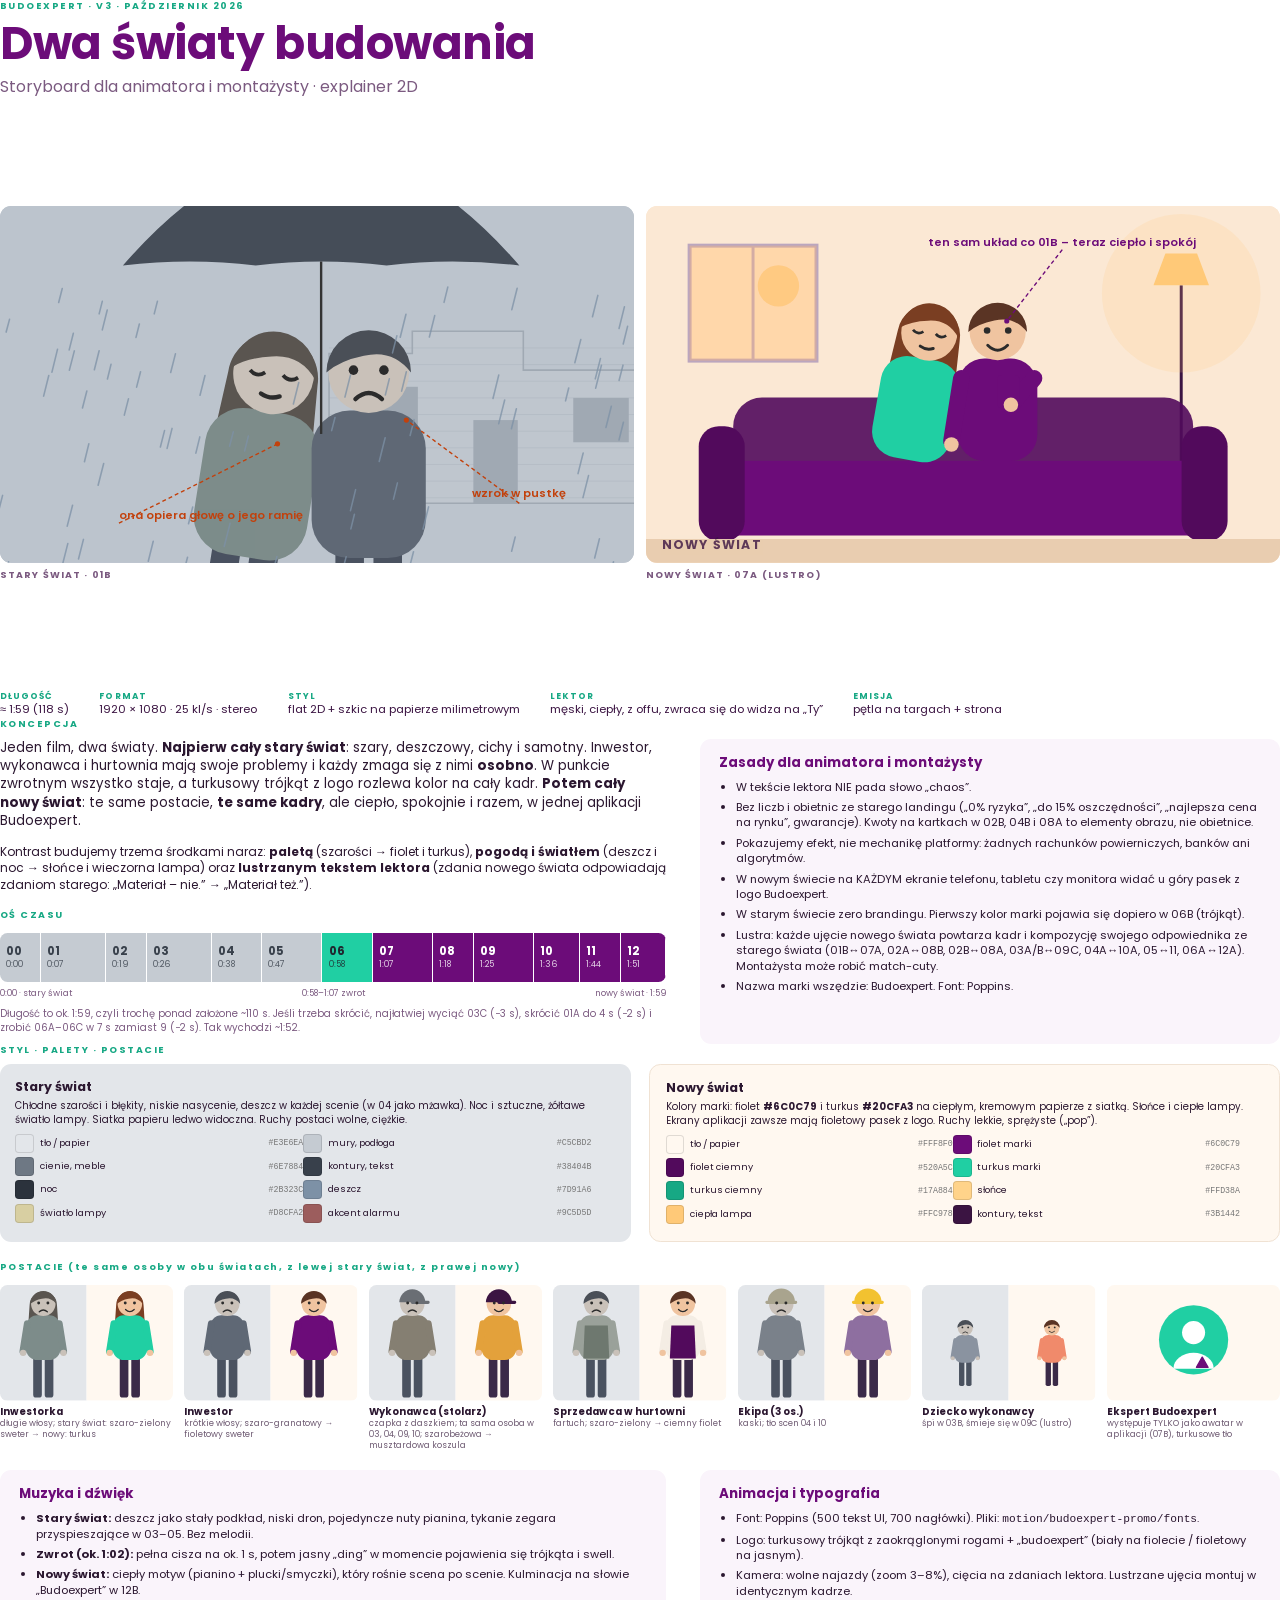
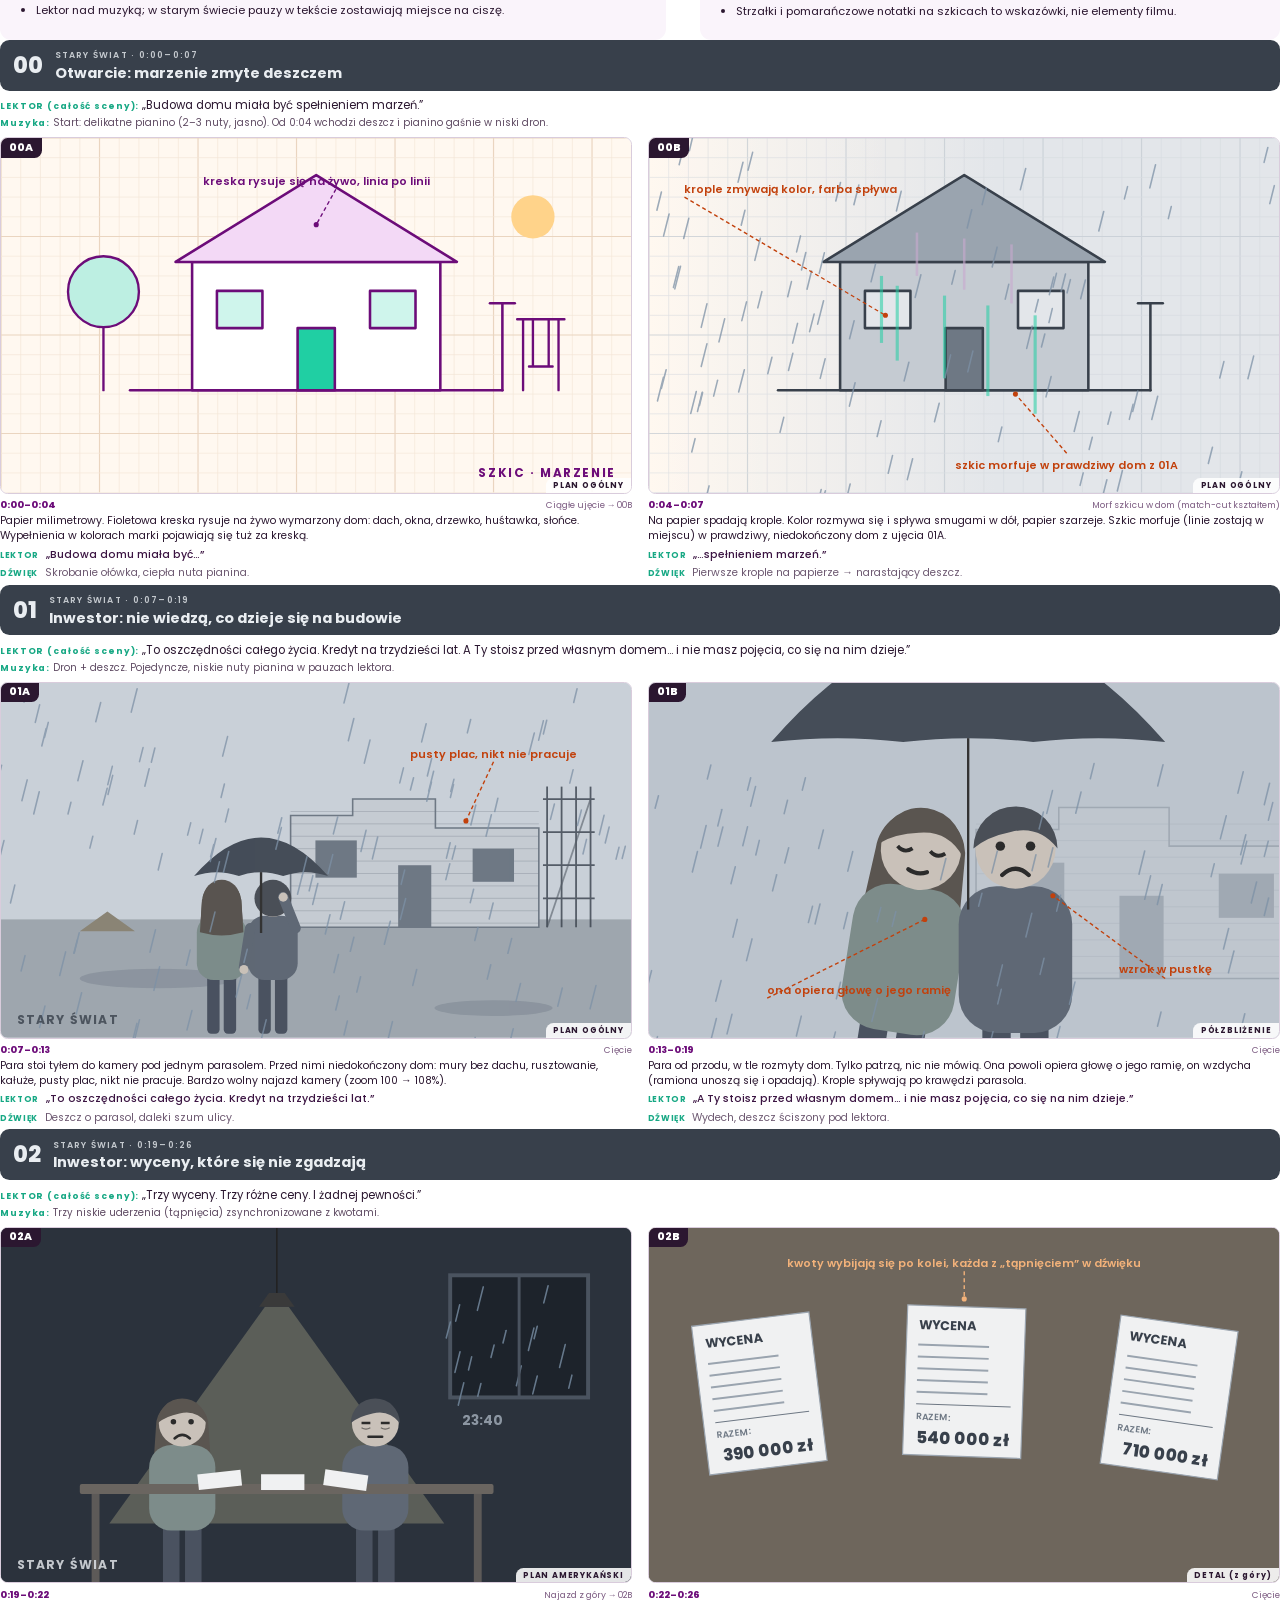
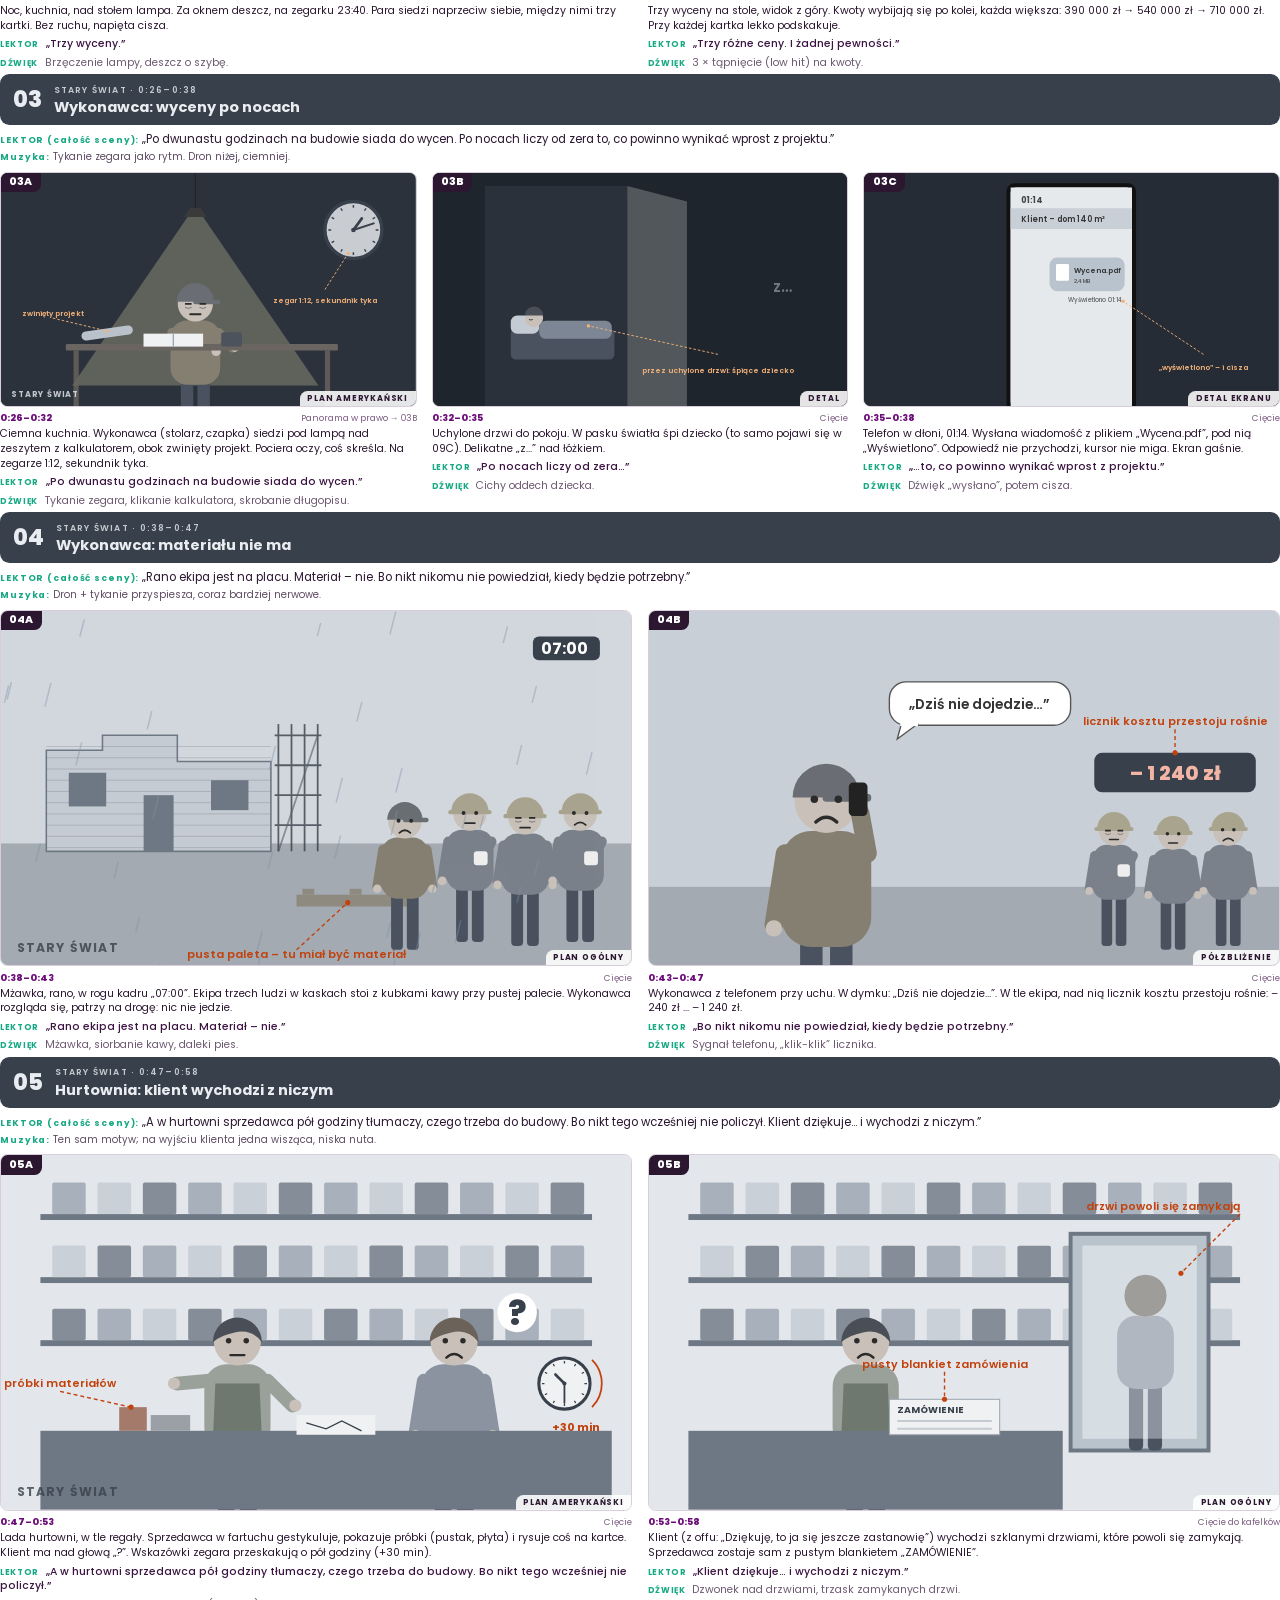
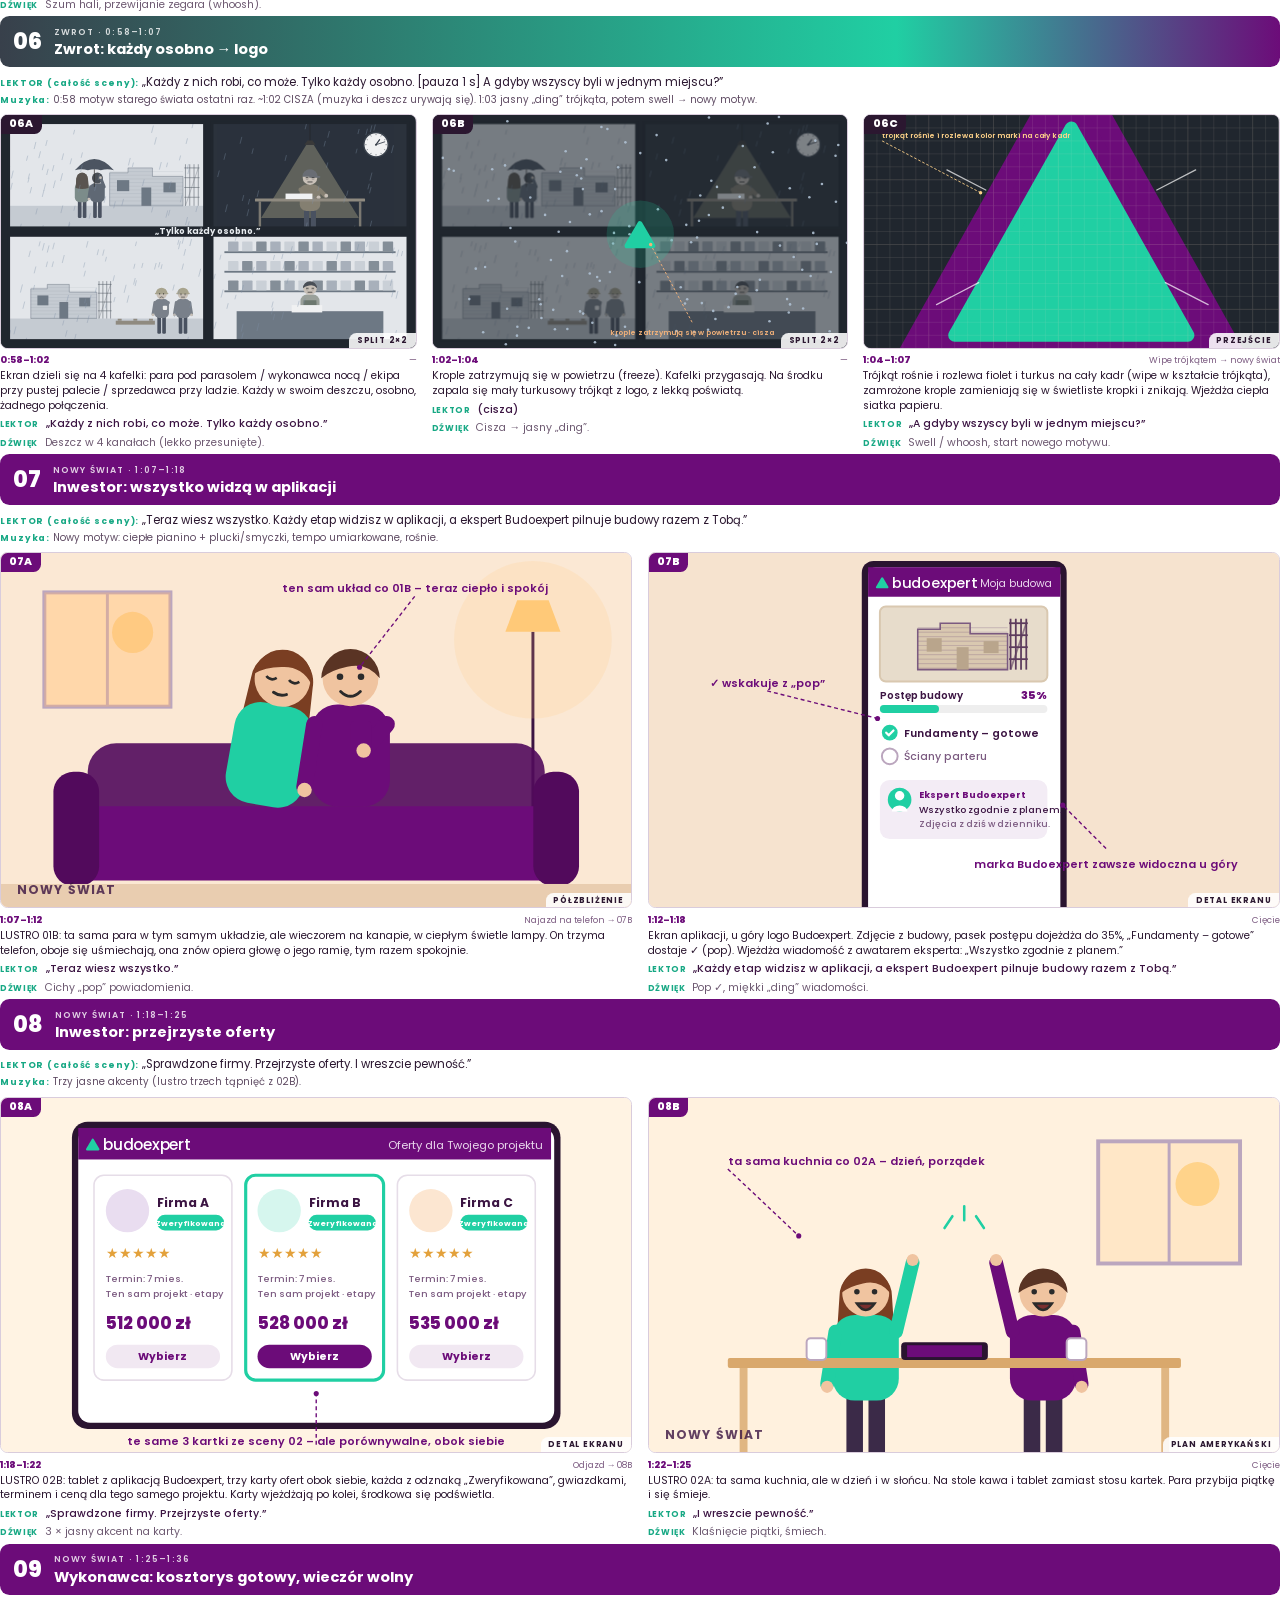
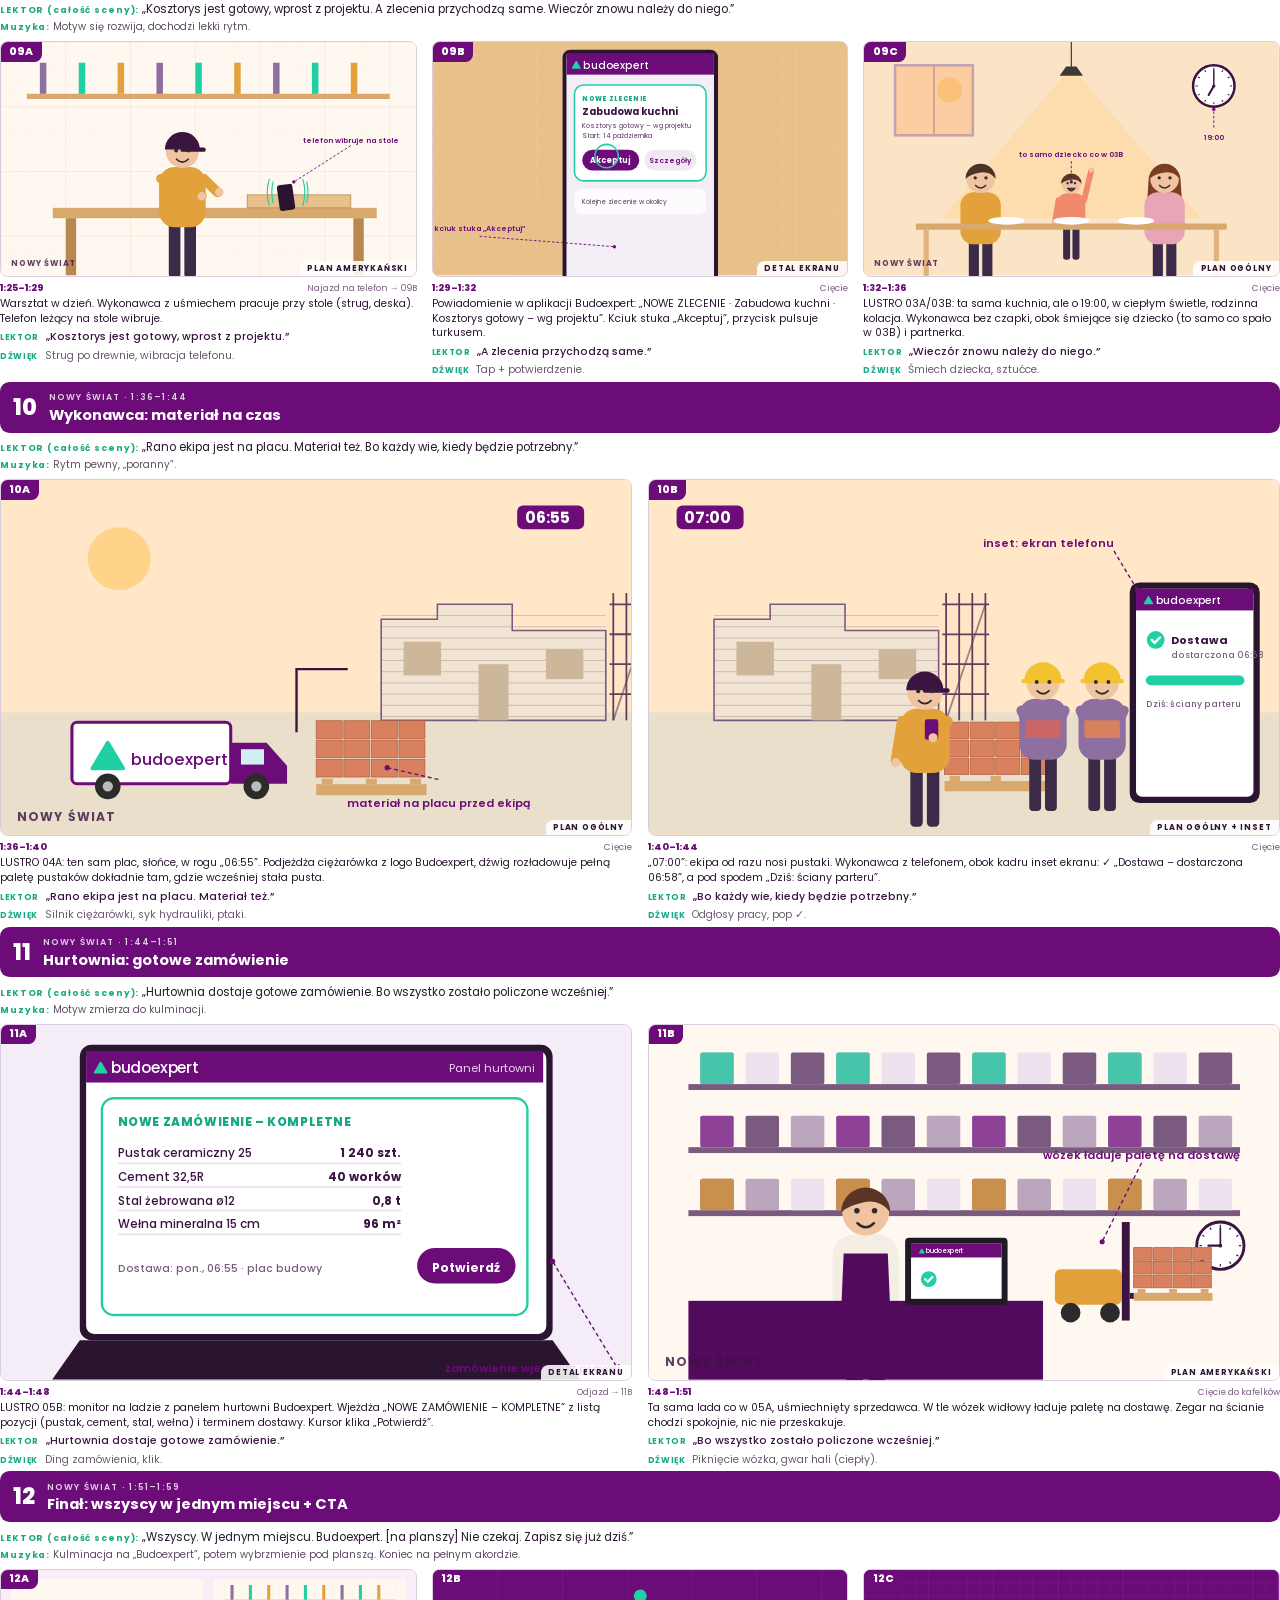
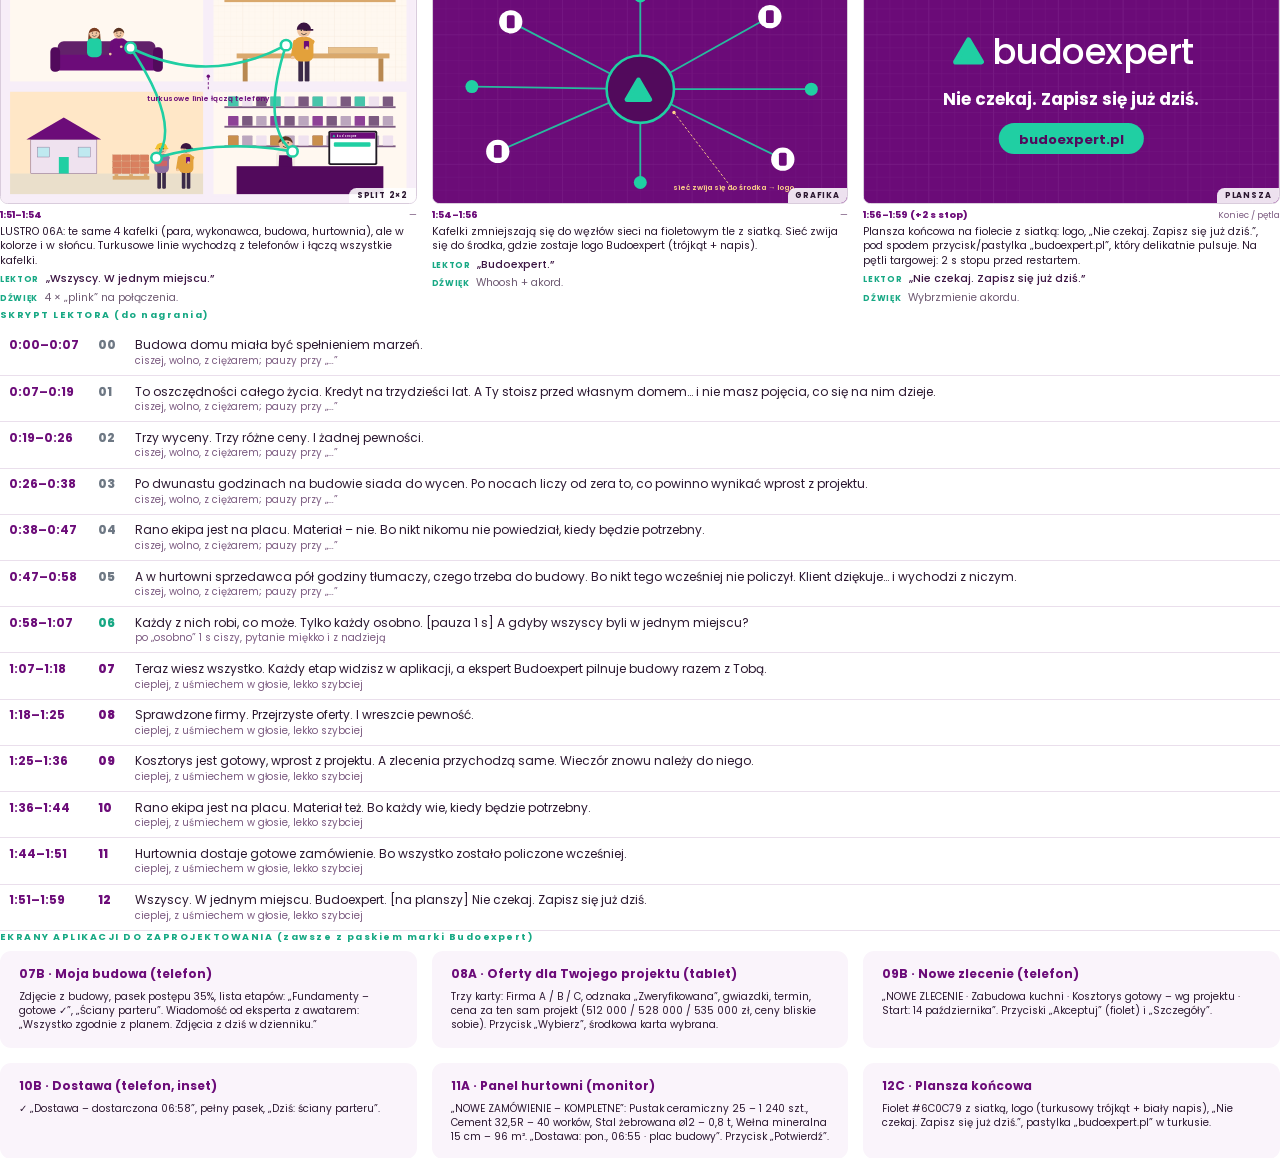
<file: motion/dwa-swiaty-storyboard/storyboard.html>
<!doctype html><html lang="pl"><head><meta charset="utf-8"><title>Dwa światy budowania — storyboard</title>
<link rel="stylesheet" href="../budoexpert-promo/fonts.css">
<style>
@page { size: A4 landscape; margin: 9mm 10mm; }
* { box-sizing: border-box; }
body { margin: 0; font-family: Poppins, sans-serif; color: #2B1730; font-size: 8.4pt; line-height: 1.38; -webkit-print-color-adjust: exact; print-color-adjust: exact; }
h1,h2,h3 { margin: 0; }
.page { break-after: page; }
.cover { height: 190mm; display: grid; grid-template-rows: auto 1fr auto; gap: 6mm; align-items: center; }
.cover .strip { display: grid; grid-template-columns: 1fr 1fr; gap: 3mm; }
.cover .strip figure > svg { width: 100%; display: block; border-radius: 3mm; }
.cover .strip figcaption { font-size: 7pt; font-weight: 700; letter-spacing: .12em; margin-top: 1.5mm; color: #7B5A80; }
.cover h1 { font-size: 34pt; line-height: 1.05; color: #6C0C79; font-weight: 700; letter-spacing: -.01em; }
.cover .sub { font-size: 12pt; color: #7B5A80; margin-top: 2mm; }
.facts { display: flex; gap: 8mm; font-size: 8.5pt; color: #3B1442; flex-wrap: wrap; }
.facts div b { display: block; font-size: 6.5pt; letter-spacing: .12em; color: #17A884; }
.kicker { font-size: 7pt; font-weight: 700; letter-spacing: .16em; color: #17A884; margin-bottom: 2mm; }
.two { display: grid; grid-template-columns: 1.15fr 1fr; gap: 9mm; }
.box { background: #FAF4FB; border-radius: 3mm; padding: 4mm 5mm; }
.box h3 { font-size: 10pt; color: #6C0C79; margin-bottom: 2mm; }
.box ul { margin: 0; padding-left: 4.5mm; } .box li { margin-bottom: 1.3mm; }
.tl { display: flex; height: 13mm; border-radius: 2mm; overflow: hidden; margin: 3mm 0 1.5mm; }
.seg { display: flex; flex-direction: column; justify-content: center; padding-left: 1.6mm; font-size: 6.5pt; border-right: 1px solid #fff; min-width: 0; }
.seg b { font-size: 8.5pt; } .seg span { opacity: .8; }
.seg.old { background: #C5CBD2; color: #38404B; } .seg.turn { background: #20CFA3; color: #20262E; } .seg.new { background: #6C0C79; color: #fff; }
.tlleg { display: flex; justify-content: space-between; font-size: 6.5pt; color: #7B5A80; }
.palettes { display: grid; grid-template-columns: 1fr 1fr; gap: 5mm; }
.pal { border-radius: 3mm; padding: 3.5mm 4mm; }
.pal.o { background: #E3E6EA; } .pal.n { background: #FFF8F0; border: 1px solid #F0E2D3; }
.pal h3 { font-size: 9.5pt; margin-bottom: 1mm; }
.pal p { margin: 0 0 2mm; font-size: 7.4pt; }
.sw { display: inline-flex; align-items: center; gap: 1.5mm; width: 48%; font-size: 7pt; margin-bottom: 1mm; }
.sw i { width: 5mm; height: 5mm; border-radius: 1mm; display: inline-block; border: .3mm solid rgba(0,0,0,.12); }
.sw code { font-size: 6.2pt; color: #777; margin-left: auto; }
.cast { display: grid; grid-template-columns: repeat(7, 1fr); gap: 3mm; margin-top: 3mm; }
.cast > div > svg { width: 100%; border-radius: 2mm; display: block; }
.cast b { display: block; font-size: 7.4pt; margin-top: 1mm; } .cast span { font-size: 6.4pt; color: #6E5A72; display: block; line-height: 1.3; }
.scene { break-before: page; break-inside: avoid; }
.shots.two .shot p { font-size: 8.4pt; }
.scene header { display: flex; align-items: center; gap: 3mm; border-radius: 2.5mm; padding: 2mm 3.5mm; break-after: avoid; }
.scene.old header { background: #38404B; color: #E9EDF1; } .scene.turn header { background: linear-gradient(90deg,#38404B,#20CFA3 70%,#6C0C79); color: #fff; } .scene.new header { background: #6C0C79; color: #fff; }
.scene .num { font-size: 17pt; font-weight: 800; line-height: 1; }
.scene small { font-size: 6.5pt; letter-spacing: .14em; opacity: .8; font-weight: 600; }
.scene h2 { font-size: 11pt; font-weight: 700; }
.voline { margin: 2mm 0 .6mm; font-size: 8.6pt; } .voline b, .music b { font-size: 6.6pt; letter-spacing: .1em; color: #17A884; }
.music { font-size: 7.4pt; color: #5E4A62; margin-bottom: 2mm; break-after: avoid; }
.shots { display: grid; grid-template-columns: repeat(3, 1fr); gap: 4mm; }
.shot { break-inside: avoid; }
.frame { position: relative; border-radius: 2mm; overflow: hidden; border: .3mm solid #D9CCDC; }
.frame > svg { display: block; width: 100%; }
.fid { position: absolute; left: 0; top: 0; background: #2B1730; color: #fff; font-weight: 800; font-size: 8pt; padding: .6mm 2.2mm; border-bottom-right-radius: 2mm; }
.scene.new .fid { background: #6C0C79; }
.ftype { position: absolute; right: 0; bottom: 0; background: rgba(255,255,255,.88); color: #2B1730; font-weight: 700; font-size: 6pt; letter-spacing: .1em; padding: .5mm 2mm; border-top-left-radius: 2mm; }
.meta { display: flex; justify-content: space-between; margin: 1.4mm 0 .6mm; font-size: 7pt; }
.tc { font-weight: 800; color: #6C0C79; } .tr { color: #7B5A80; font-size: 6.6pt; }
.shot p { margin: 0 0 1mm; font-size: 8pt; }
.shot p i { font-style: normal; font-weight: 700; font-size: 6.2pt; letter-spacing: .08em; text-transform: uppercase; color: #17A884; margin-right: 1mm; }
.shot .vo { color: #3B1442; font-weight: 500; }
.shot .sfx { color: #6E5A72; }
table.script { width: 100%; border-collapse: collapse; font-size: 9pt; }
.script td { padding: 2mm 2.5mm; border-bottom: .3mm solid #EADFEC; vertical-align: top; }
.script td:first-child { white-space: nowrap; font-weight: 700; color: #6C0C79; width: 22mm; }
.script td:nth-child(2) { width: 9mm; font-weight: 800; }
.script tr.old td:nth-child(2) { color: #6E7884; } .script tr.turn td:nth-child(2) { color: #17A884; } .script tr.new td:nth-child(2) { color: #6C0C79; }
.script .hint { color: #7B5A80; font-size: 7.4pt; }
.ui { display: grid; grid-template-columns: repeat(3, 1fr); gap: 4mm; }
.ui .box { font-size: 7.6pt; } .ui .box h3 { font-size: 9pt; }
</style></head><body>

<div class="page cover">
  <div><div class="kicker">BUDOEXPERT · V3 · PAŹDZIERNIK 2026</div><h1>Dwa światy budowania</h1><div class="sub">Storyboard dla animatora i montażysty · explainer 2D</div></div>
  <div class="strip">
    <figure style="margin:0"><svg viewBox="0 0 320 180" xmlns="http://www.w3.org/2000/svg" font-family="Poppins, sans-serif"><rect width="320" height="180" fill="#BCC4CD"/><rect width="320" height="180" fill="#BCC4CD"/><g opacity=".35"><path d="M166,150 L166,74.4 L208,74.4 L208,63.2 L264,63.2 L264,82.8 L334,82.8 L334,150 Z" fill="#C5CBD2" stroke="#6E7884" stroke-width=".8"/><line x1="166" y1="71.6" x2="334" y2="71.6" stroke="#6E7884" stroke-width=".3" opacity=".5"/><line x1="166" y1="80" x2="334" y2="80" stroke="#6E7884" stroke-width=".3" opacity=".5"/><line x1="166" y1="88.4" x2="334" y2="88.4" stroke="#6E7884" stroke-width=".3" opacity=".5"/><line x1="166" y1="96.80000000000001" x2="334" y2="96.80000000000001" stroke="#6E7884" stroke-width=".3" opacity=".5"/><line x1="166" y1="105.20000000000002" x2="334" y2="105.20000000000002" stroke="#6E7884" stroke-width=".3" opacity=".5"/><line x1="166" y1="113.60000000000002" x2="334" y2="113.60000000000002" stroke="#6E7884" stroke-width=".3" opacity=".5"/><line x1="166" y1="122.00000000000003" x2="334" y2="122.00000000000003" stroke="#6E7884" stroke-width=".3" opacity=".5"/><line x1="166" y1="130.40000000000003" x2="334" y2="130.40000000000003" stroke="#6E7884" stroke-width=".3" opacity=".5"/><line x1="166" y1="138.80000000000004" x2="334" y2="138.80000000000004" stroke="#6E7884" stroke-width=".3" opacity=".5"/><line x1="166" y1="147.20000000000005" x2="334" y2="147.20000000000005" stroke="#6E7884" stroke-width=".3" opacity=".5"/><rect x="182.8" y="91.2" width="28" height="25.2" fill="#6E7884"/><rect x="289.2" y="96.8" width="28" height="22.4" fill="#6E7884"/><rect x="238.8" y="108" width="22.4" height="42" fill="#6E7884"/><g stroke="#38404B" stroke-width=".9" opacity=".8"><line x1="339.6" y1="150" x2="339.6" y2="54.800000000000004"/><line x1="349.40000000000003" y1="150" x2="349.40000000000003" y2="54.800000000000004"/><line x1="359.20000000000005" y1="150" x2="359.20000000000005" y2="54.800000000000004"/><line x1="369" y1="150" x2="369" y2="54.800000000000004"/><line x1="336.8" y1="130.4" x2="371.8" y2="130.4"/><line x1="336.8" y1="108" x2="371.8" y2="108"/><line x1="336.8" y1="85.6" x2="371.8" y2="85.6"/><line x1="336.8" y1="63.199999999999996" x2="371.8" y2="63.199999999999996"/><line x1="339.6" y1="150" x2="369" y2="63.2" opacity=".6"/></g></g><g transform="rotate(9 132 110)"><g transform="translate(134,240) scale(2.4)"><path d="M-9.5,-64 A9.5,9.5 0 0 1 9.5,-64 L10.5,-49 Q0,-46 -10.5,-49 Z" fill="#5A5550"/><rect x="-7" y="-29" width="6" height="29" rx="2" fill="#4A5260"/><rect x="1" y="-29" width="6" height="29" rx="2" fill="#4A5260"/><rect x="-12" y="-57" width="24" height="31" rx="8" fill="#7D8C8A"/><circle cx="0" cy="-65" r="8.5" fill="#C9C1B9"/><path d="M-8.9,-65 A8.9,8.9 0 0 1 8.9,-65 Q5,-70 -1,-68.5 Q-6,-67.5 -8.9,-65 Z" fill="#5A5550"/><path d="M-5,-65 q1.6,1.4 3.2,0 M2,-65 q1.6,1.4 3.2,0" stroke="#2b2b2b" stroke-width=".8" fill="none"/><path d="M-2,-60.5 Q0,-59.5 2,-60.5" stroke="#2b2b2b" stroke-width=".9" fill="none" stroke-linecap="round"/></g></g><g transform="translate(186,240) scale(2.4)"><rect x="-7" y="-29" width="6" height="29" rx="2" fill="#4A5260"/><rect x="1" y="-29" width="6" height="29" rx="2" fill="#4A5260"/><rect x="-12" y="-57" width="24" height="31" rx="8" fill="#5F6875"/><circle cx="0" cy="-65" r="8.5" fill="#C9C1B9"/><path d="M-8.9,-65 A8.9,8.9 0 0 1 8.9,-65 Q5,-70 -1,-68.5 Q-6,-67.5 -8.9,-65 Z" fill="#4A4F57"/><circle cx="-3.2" cy="-65.5" r="1" fill="#2b2b2b"/><circle cx="3.2" cy="-65.5" r="1" fill="#2b2b2b"/><path d="M-2.8,-59.4 Q0,-62 2.8,-59.4" stroke="#2b2b2b" stroke-width=".9" fill="none" stroke-linecap="round"/></g><path d="M62,30 Q162,-84.99999999999999 262,30 Q228,26 195,30 Q162,26 129,30 Q96,26 62,30 Z" fill="#454D58"/><line x1="162" y1="28" x2="162" y2="115" stroke="#333" stroke-width="1.2"/><g stroke="#7D91A6" stroke-width="0.8" stroke-linecap="round" opacity="0.75"><line x1="79.4" y1="48.1" x2="77.8" y2="54.4"/><line x1="260.9" y1="41.5" x2="258.2" y2="52.3"/><line x1="225.9" y1="40.9" x2="224.0" y2="48.6"/><line x1="116.1" y1="160.0" x2="113.1" y2="171.8"/><line x1="286.9" y1="91.8" x2="285.3" y2="98.3"/><line x1="308.4" y1="101.0" x2="305.7" y2="111.7"/><line x1="204.8" y1="54.6" x2="201.9" y2="66.2"/><line x1="316.6" y1="60.7" x2="314.4" y2="69.6"/><line x1="208.6" y1="174.4" x2="206.2" y2="183.8"/><line x1="125.3" y1="116.0" x2="123.4" y2="123.6"/><line x1="178.8" y1="155.5" x2="177.0" y2="162.9"/><line x1="56.0" y1="79.9" x2="54.2" y2="87.3"/><line x1="52.3" y1="129.9" x2="49.5" y2="140.9"/><line x1="34.2" y1="170.3" x2="31.7" y2="180.2"/><line x1="301.6" y1="45.1" x2="298.9" y2="55.9"/><line x1="43.8" y1="93.3" x2="41.6" y2="101.9"/><line x1="169.0" y1="106.7" x2="167.3" y2="113.3"/><line x1="260.5" y1="102.3" x2="258.0" y2="112.4"/><line x1="196.4" y1="87.2" x2="194.4" y2="95.3"/><line x1="314.5" y1="109.1" x2="312.3" y2="118.0"/><line x1="70.3" y1="59.5" x2="68.6" y2="66.3"/><line x1="86.8" y1="112.2" x2="84.3" y2="122.3"/><line x1="259.9" y1="167.0" x2="258.1" y2="174.2"/><line x1="296.9" y1="136.0" x2="294.1" y2="147.1"/><line x1="77.3" y1="169.1" x2="74.8" y2="179.2"/><line x1="150.7" y1="89.1" x2="148.0" y2="99.9"/><line x1="44.8" y1="120.0" x2="42.6" y2="129.0"/><line x1="303.4" y1="80.4" x2="300.5" y2="91.9"/><line x1="36.6" y1="151.0" x2="33.9" y2="161.5"/><line x1="139.7" y1="176.8" x2="137.3" y2="186.1"/><line x1="37.5" y1="73.1" x2="35.0" y2="82.8"/><line x1="94.6" y1="177.2" x2="92.4" y2="185.7"/><line x1="176.8" y1="85.3" x2="174.0" y2="96.4"/><line x1="219.3" y1="55.3" x2="216.6" y2="66.1"/><line x1="103.4" y1="85.5" x2="100.9" y2="95.5"/><line x1="174.6" y1="177.0" x2="172.2" y2="186.4"/><line x1="302.9" y1="77.0" x2="300.3" y2="87.2"/><line x1="208.9" y1="107.8" x2="206.9" y2="115.8"/><line x1="117.7" y1="113.9" x2="115.8" y2="121.2"/><line x1="31.4" y1="41.6" x2="29.6" y2="48.7"/><line x1="1.3" y1="146.0" x2="-0.7" y2="153.8"/><line x1="200.5" y1="139.7" x2="198.5" y2="147.9"/><line x1="54.1" y1="52.5" x2="51.6" y2="62.5"/><line x1="97.2" y1="151.9" x2="95.1" y2="160.3"/><line x1="51.6" y1="48.1" x2="50.0" y2="54.4"/><line x1="315.0" y1="50.9" x2="312.3" y2="61.8"/><line x1="88.5" y1="74.6" x2="86.1" y2="84.0"/><line x1="205.0" y1="83.6" x2="202.6" y2="93.4"/><line x1="200.2" y1="65.5" x2="198.0" y2="74.1"/><line x1="251.6" y1="85.3" x2="248.7" y2="97.1"/><line x1="70.9" y1="83.6" x2="68.9" y2="91.4"/><line x1="194.3" y1="116.9" x2="191.3" y2="128.9"/><line x1="50.0" y1="73.0" x2="47.6" y2="82.6"/><line x1="4.8" y1="57.2" x2="3.1" y2="63.6"/><line x1="42.1" y1="168.2" x2="39.6" y2="178.1"/><line x1="83.0" y1="113.3" x2="80.9" y2="121.6"/><line x1="302.4" y1="167.9" x2="300.0" y2="177.6"/><line x1="4.3" y1="179.5" x2="2.7" y2="185.7"/><line x1="29.0" y1="72.3" x2="26.2" y2="83.8"/><line x1="179.4" y1="143.1" x2="176.8" y2="153.7"/><line x1="64.8" y1="97.3" x2="62.7" y2="105.5"/><line x1="293.0" y1="67.4" x2="290.0" y2="79.1"/><line x1="314.3" y1="80.3" x2="312.3" y2="88.0"/><line x1="309.5" y1="179.5" x2="307.3" y2="188.4"/><line x1="100.8" y1="116.5" x2="98.8" y2="124.7"/><line x1="37.0" y1="64.2" x2="34.9" y2="72.6"/><line x1="254.6" y1="97.9" x2="251.6" y2="109.8"/><line x1="294.2" y1="124.6" x2="291.6" y2="135.0"/><line x1="216.2" y1="151.8" x2="213.4" y2="163.0"/><line x1="24.6" y1="85.5" x2="22.0" y2="95.9"/></g><g><line x1="60" y1="160" x2="140" y2="120" stroke="#C2410C" stroke-width=".7" stroke-dasharray="2 1.5"/><circle cx="140" cy="120" r="1.3" fill="#C2410C"/><text x="60" y="158" font-size="5.6" font-weight="600" fill="#C2410C" text-anchor="start">ona opiera głowę o jego ramię</text></g><g><line x1="262" y1="150" x2="205" y2="108" stroke="#C2410C" stroke-width=".7" stroke-dasharray="2 1.5"/><circle cx="205" cy="108" r="1.3" fill="#C2410C"/><text x="262" y="147" font-size="5.6" font-weight="600" fill="#C2410C" text-anchor="middle">wzrok w pustkę</text></g></svg><figcaption>STARY ŚWIAT · 01B</figcaption></figure>
    <figure style="margin:0"><svg viewBox="0 0 320 180" xmlns="http://www.w3.org/2000/svg" font-family="Poppins, sans-serif"><rect width="320" height="180" fill="#FBE8D4"/><rect width="320" height="180" fill="#FBE8D4"/><rect x="22" y="20" width="64" height="58" fill="#FFE7C7" stroke="#BBA6BE" stroke-width="2"/><circle cx="66.8" cy="40.3" r="10.44" fill="#FFD38A"/><line x1="54" y1="20" x2="54" y2="78" stroke="#BBA6BE" stroke-width="1.5"/><rect x="22" y="20" width="64" height="58" fill="#FFB774" opacity=".35"/><line x1="270" y1="40" x2="270" y2="140" stroke="#3B1442" stroke-width="1.5"/><path d="M256,40 L284,40 L278,24 L262,24 Z" fill="#FFC978"/><circle cx="270" cy="44" r="40" fill="#FFC978" opacity=".18"/><g transform="translate(160 172) scale(1.45) translate(-160 -172)"><rect x="80" y="120" width="160" height="36" rx="10" fill="#520A5C" opacity=".9"/><rect x="72" y="142" width="176" height="26" rx="8" fill="#6C0C79"/><rect x="68" y="130" width="16" height="40" rx="7" fill="#520A5C"/><rect x="236" y="130" width="16" height="40" rx="7" fill="#520A5C"/><g transform="rotate(10 146 110)"><g transform="translate(146,172) scale(1.15)"><path d="M-9.5,-64 A9.5,9.5 0 0 1 9.5,-64 L10.5,-49 Q0,-46 -10.5,-49 Z" fill="#7A3E22"/><rect x="-12" y="-57" width="24" height="31" rx="8" fill="#20CFA3"/><circle cx="0" cy="-65" r="8.5" fill="#F0C4A0"/><path d="M-8.9,-65 A8.9,8.9 0 0 1 8.9,-65 Q5,-70 -1,-68.5 Q-6,-67.5 -8.9,-65 Z" fill="#7A3E22"/><path d="M-5,-65 q1.6,1.4 3.2,0 M2,-65 q1.6,1.4 3.2,0" stroke="#2b2b2b" stroke-width=".8" fill="none"/><path d="M-2,-60.5 Q0,-59.5 2,-60.5" stroke="#2b2b2b" stroke-width=".9" fill="none" stroke-linecap="round"/></g></g><g transform="translate(172,172) scale(1.15)"><rect x="-12" y="-57" width="24" height="31" rx="8" fill="#6C0C79"/><circle cx="0" cy="-65" r="8.5" fill="#F0C4A0"/><path d="M-8.9,-65 A8.9,8.9 0 0 1 8.9,-65 Q5,-70 -1,-68.5 Q-6,-67.5 -8.9,-65 Z" fill="#5A3424"/><circle cx="-3.2" cy="-65.5" r="1" fill="#2b2b2b"/><circle cx="3.2" cy="-65.5" r="1" fill="#2b2b2b"/><path d="M-3,-61 Q0,-58 3,-61" stroke="#2b2b2b" stroke-width=".9" fill="none" stroke-linecap="round"/><line x1="-11" y1="-51" x2="-14" y2="-32" stroke="#6C0C79" stroke-width="5" stroke-linecap="round"/><circle cx="-14" cy="-31" r="2.2" fill="#F0C4A0"/><line x1="11" y1="-51" x2="5" y2="-44" stroke="#6C0C79" stroke-width="5" stroke-linecap="round"/><rect x="0" y="-52" width="6.5" height="10" rx="1.2" fill="#6C0C79"/><circle cx="4" cy="-43" r="2.2" fill="#F0C4A0"/></g></g><rect x="0" y="168" width="320" height="12" fill="#E9CDB0"/><text x="8" y="173" font-size="6.2" font-weight="700" fill="#3B1442" text-anchor="start" letter-spacing="0.6" opacity="0.8">NOWY ŚWIAT</text><g><line x1="210" y1="22" x2="182" y2="58" stroke="#6C0C79" stroke-width=".7" stroke-dasharray="2 1.5"/><circle cx="182" cy="58" r="1.3" fill="#6C0C79"/><text x="210" y="20" font-size="5.6" font-weight="600" fill="#6C0C79" text-anchor="middle">ten sam układ co 01B – teraz ciepło i spokój</text></g></svg><figcaption>NOWY ŚWIAT · 07A (LUSTRO)</figcaption></figure>
  </div>
  <div class="facts">
    <div><b>DŁUGOŚĆ</b>≈ 1:59 (118 s)</div><div><b>FORMAT</b>1920 × 1080 · 25 kl/s · stereo</div><div><b>STYL</b>flat 2D + szkic na papierze milimetrowym</div>
    <div><b>LEKTOR</b>męski, ciepły, z offu, zwraca się do widza na „Ty”</div><div><b>EMISJA</b>pętla na targach + strona</div>
  </div>
</div>

<div class="page">
  <div class="kicker">KONCEPCJA</div>
  <div class="two">
    <div>
      <p style="font-size:10pt;margin-top:0">Jeden film, dwa światy. <b>Najpierw cały stary świat</b>: szary, deszczowy, cichy i samotny. Inwestor, wykonawca i hurtownia mają swoje problemy i każdy zmaga się z nimi <b>osobno</b>. W punkcie zwrotnym wszystko staje, a turkusowy trójkąt z logo rozlewa kolor na cały kadr. <b>Potem cały nowy świat</b>: te same postacie, <b>te same kadry</b>, ale ciepło, spokojnie i razem, w jednej aplikacji Budoexpert.</p>
      <p style="font-size:9pt">Kontrast budujemy trzema środkami naraz: <b>paletą</b> (szarości → fiolet i turkus), <b>pogodą i światłem</b> (deszcz i noc → słońce i wieczorna lampa) oraz <b>lustrzanym tekstem lektora</b> (zdania nowego świata odpowiadają zdaniom starego: „Materiał – nie.” → „Materiał też.”).</p>
      <div class="kicker" style="margin-top:4mm">OŚ CZASU</div>
      <div class="tl"><div class="seg old" style="flex:7"><b>00</b><span>0:00</span></div><div class="seg old" style="flex:12"><b>01</b><span>0:07</span></div><div class="seg old" style="flex:7"><b>02</b><span>0:19</span></div><div class="seg old" style="flex:12"><b>03</b><span>0:26</span></div><div class="seg old" style="flex:9"><b>04</b><span>0:38</span></div><div class="seg old" style="flex:11"><b>05</b><span>0:47</span></div><div class="seg turn" style="flex:9"><b>06</b><span>0:58</span></div><div class="seg new" style="flex:11"><b>07</b><span>1:07</span></div><div class="seg new" style="flex:7"><b>08</b><span>1:18</span></div><div class="seg new" style="flex:11"><b>09</b><span>1:25</span></div><div class="seg new" style="flex:8"><b>10</b><span>1:36</span></div><div class="seg new" style="flex:7"><b>11</b><span>1:44</span></div><div class="seg new" style="flex:8"><b>12</b><span>1:51</span></div></div>
      <div class="tlleg"><span>0:00 · stary świat</span><span>0:58–1:07 zwrot</span><span>nowy świat · 1:59</span></div>
      <p style="font-size:7.4pt;color:#7B5A80;margin-top:2mm">Długość to ok. 1:59, czyli trochę ponad założone ~110 s. Jeśli trzeba skrócić, najłatwiej wyciąć 03C (−3 s), skrócić 01A do 4 s (−2 s) i zrobić 06A–06C w 7 s zamiast 9 (−2 s). Tak wychodzi ~1:52.</p>
    </div>
    <div class="box"><h3>Zasady dla animatora i montażysty</h3><ul><li>W tekście lektora NIE pada słowo „chaos”.</li><li>Bez liczb i obietnic ze starego landingu („0% ryzyka”, „do 15% oszczędności”, „najlepsza cena na rynku”, gwarancje). Kwoty na kartkach w 02B, 04B i 08A to elementy obrazu, nie obietnice.</li><li>Pokazujemy efekt, nie mechanikę platformy: żadnych rachunków powierniczych, banków ani algorytmów.</li><li>W nowym świecie na KAŻDYM ekranie telefonu, tabletu czy monitora widać u góry pasek z logo Budoexpert.</li><li>W starym świecie zero brandingu. Pierwszy kolor marki pojawia się dopiero w 06B (trójkąt).</li><li>Lustra: każde ujęcie nowego świata powtarza kadr i kompozycję swojego odpowiednika ze starego świata (01B↔07A, 02A↔08B, 02B↔08A, 03A/B↔09C, 04A↔10A, 05↔11, 06A↔12A). Montażysta może robić match-cuty.</li><li>Nazwa marki wszędzie: Budoexpert. Font: Poppins.</li></ul></div>
  </div>
</div>

<div class="page">
  <div class="kicker">STYL · PALETY · POSTACIE</div>
  <div class="palettes">
    <div class="pal o"><h3>Stary świat</h3><p>Chłodne szarości i błękity, niskie nasycenie, deszcz w każdej scenie (w 04 jako mżawka). Noc i sztuczne, żółtawe światło lampy. Siatka papieru ledwo widoczna. Ruchy postaci wolne, ciężkie.</p>
      <div class="sw"><i style="background:#E3E6EA"></i>tło / papier<code>#E3E6EA</code></div><div class="sw"><i style="background:#C5CBD2"></i>mury, podłoga<code>#C5CBD2</code></div><div class="sw"><i style="background:#6E7884"></i>cienie, meble<code>#6E7884</code></div><div class="sw"><i style="background:#38404B"></i>kontury, tekst<code>#38404B</code></div><div class="sw"><i style="background:#2B323C"></i>noc<code>#2B323C</code></div><div class="sw"><i style="background:#7D91A6"></i>deszcz<code>#7D91A6</code></div><div class="sw"><i style="background:#D8CFA2"></i>światło lampy<code>#D8CFA2</code></div><div class="sw"><i style="background:#9C5D5D"></i>akcent alarmu<code>#9C5D5D</code></div></div>
    <div class="pal n"><h3>Nowy świat</h3><p>Kolory marki: fiolet <b>#6C0C79</b> i turkus <b>#20CFA3</b> na ciepłym, kremowym papierze z siatką. Słońce i ciepłe lampy. Ekrany aplikacji zawsze mają fioletowy pasek z logo. Ruchy lekkie, sprężyste („pop”).</p>
      <div class="sw"><i style="background:#FFF8F0"></i>tło / papier<code>#FFF8F0</code></div><div class="sw"><i style="background:#6C0C79"></i>fiolet marki<code>#6C0C79</code></div><div class="sw"><i style="background:#520A5C"></i>fiolet ciemny<code>#520A5C</code></div><div class="sw"><i style="background:#20CFA3"></i>turkus marki<code>#20CFA3</code></div><div class="sw"><i style="background:#17A884"></i>turkus ciemny<code>#17A884</code></div><div class="sw"><i style="background:#FFD38A"></i>słońce<code>#FFD38A</code></div><div class="sw"><i style="background:#FFC978"></i>ciepła lampa<code>#FFC978</code></div><div class="sw"><i style="background:#3B1442"></i>kontury, tekst<code>#3B1442</code></div></div>
  </div>
  <div class="kicker" style="margin-top:5mm">POSTACIE (te same osoby w obu światach, z lewej stary świat, z prawej nowy)</div>
  <div class="cast"><div><svg viewBox="0 0 120 80" xmlns="http://www.w3.org/2000/svg"><rect width="60" height="80" fill="#E3E6EA"/><rect x="60" width="60" height="80" fill="#FFF8F0"/><g transform="translate(30,78) scale(1)"><path d="M-9.5,-64 A9.5,9.5 0 0 1 9.5,-64 L10.5,-49 Q0,-46 -10.5,-49 Z" fill="#5A5550"/><rect x="-7" y="-29" width="6" height="29" rx="2" fill="#4A5260"/><rect x="1" y="-29" width="6" height="29" rx="2" fill="#4A5260"/><rect x="-12" y="-57" width="24" height="31" rx="8" fill="#7D8C8A"/><circle cx="0" cy="-65" r="8.5" fill="#C9C1B9"/><path d="M-8.9,-65 A8.9,8.9 0 0 1 8.9,-65 Q5,-70 -1,-68.5 Q-6,-67.5 -8.9,-65 Z" fill="#5A5550"/><circle cx="-3.2" cy="-65.5" r="1" fill="#2b2b2b"/><circle cx="3.2" cy="-65.5" r="1" fill="#2b2b2b"/><path d="M-2.8,-59.4 Q0,-62 2.8,-59.4" stroke="#2b2b2b" stroke-width=".9" fill="none" stroke-linecap="round"/><line x1="-11" y1="-51" x2="-14" y2="-32" stroke="#7D8C8A" stroke-width="5" stroke-linecap="round"/><line x1="11" y1="-51" x2="14" y2="-32" stroke="#7D8C8A" stroke-width="5" stroke-linecap="round"/><circle cx="-14" cy="-31" r="2.2" fill="#C9C1B9"/><circle cx="14" cy="-31" r="2.2" fill="#C9C1B9"/></g><g transform="translate(90,78) scale(1)"><path d="M-9.5,-64 A9.5,9.5 0 0 1 9.5,-64 L10.5,-49 Q0,-46 -10.5,-49 Z" fill="#7A3E22"/><rect x="-7" y="-29" width="6" height="29" rx="2" fill="#3B2A48"/><rect x="1" y="-29" width="6" height="29" rx="2" fill="#3B2A48"/><rect x="-12" y="-57" width="24" height="31" rx="8" fill="#20CFA3"/><circle cx="0" cy="-65" r="8.5" fill="#F0C4A0"/><path d="M-8.9,-65 A8.9,8.9 0 0 1 8.9,-65 Q5,-70 -1,-68.5 Q-6,-67.5 -8.9,-65 Z" fill="#7A3E22"/><circle cx="-3.2" cy="-65.5" r="1" fill="#2b2b2b"/><circle cx="3.2" cy="-65.5" r="1" fill="#2b2b2b"/><path d="M-3,-61 Q0,-58 3,-61" stroke="#2b2b2b" stroke-width=".9" fill="none" stroke-linecap="round"/><line x1="-11" y1="-51" x2="-14" y2="-32" stroke="#20CFA3" stroke-width="5" stroke-linecap="round"/><line x1="11" y1="-51" x2="14" y2="-32" stroke="#20CFA3" stroke-width="5" stroke-linecap="round"/><circle cx="-14" cy="-31" r="2.2" fill="#F0C4A0"/><circle cx="14" cy="-31" r="2.2" fill="#F0C4A0"/></g></svg><b>Inwestorka</b><span>długie włosy; stary świat: szaro-zielony sweter → nowy: turkus</span></div><div><svg viewBox="0 0 120 80" xmlns="http://www.w3.org/2000/svg"><rect width="60" height="80" fill="#E3E6EA"/><rect x="60" width="60" height="80" fill="#FFF8F0"/><g transform="translate(30,78) scale(1)"><rect x="-7" y="-29" width="6" height="29" rx="2" fill="#4A5260"/><rect x="1" y="-29" width="6" height="29" rx="2" fill="#4A5260"/><rect x="-12" y="-57" width="24" height="31" rx="8" fill="#5F6875"/><circle cx="0" cy="-65" r="8.5" fill="#C9C1B9"/><path d="M-8.9,-65 A8.9,8.9 0 0 1 8.9,-65 Q5,-70 -1,-68.5 Q-6,-67.5 -8.9,-65 Z" fill="#4A4F57"/><circle cx="-3.2" cy="-65.5" r="1" fill="#2b2b2b"/><circle cx="3.2" cy="-65.5" r="1" fill="#2b2b2b"/><path d="M-2.8,-59.4 Q0,-62 2.8,-59.4" stroke="#2b2b2b" stroke-width=".9" fill="none" stroke-linecap="round"/><line x1="-11" y1="-51" x2="-14" y2="-32" stroke="#5F6875" stroke-width="5" stroke-linecap="round"/><line x1="11" y1="-51" x2="14" y2="-32" stroke="#5F6875" stroke-width="5" stroke-linecap="round"/><circle cx="-14" cy="-31" r="2.2" fill="#C9C1B9"/><circle cx="14" cy="-31" r="2.2" fill="#C9C1B9"/></g><g transform="translate(90,78) scale(1)"><rect x="-7" y="-29" width="6" height="29" rx="2" fill="#3B2A48"/><rect x="1" y="-29" width="6" height="29" rx="2" fill="#3B2A48"/><rect x="-12" y="-57" width="24" height="31" rx="8" fill="#6C0C79"/><circle cx="0" cy="-65" r="8.5" fill="#F0C4A0"/><path d="M-8.9,-65 A8.9,8.9 0 0 1 8.9,-65 Q5,-70 -1,-68.5 Q-6,-67.5 -8.9,-65 Z" fill="#5A3424"/><circle cx="-3.2" cy="-65.5" r="1" fill="#2b2b2b"/><circle cx="3.2" cy="-65.5" r="1" fill="#2b2b2b"/><path d="M-3,-61 Q0,-58 3,-61" stroke="#2b2b2b" stroke-width=".9" fill="none" stroke-linecap="round"/><line x1="-11" y1="-51" x2="-14" y2="-32" stroke="#6C0C79" stroke-width="5" stroke-linecap="round"/><line x1="11" y1="-51" x2="14" y2="-32" stroke="#6C0C79" stroke-width="5" stroke-linecap="round"/><circle cx="-14" cy="-31" r="2.2" fill="#F0C4A0"/><circle cx="14" cy="-31" r="2.2" fill="#F0C4A0"/></g></svg><b>Inwestor</b><span>krótkie włosy; szaro-granatowy → fioletowy sweter</span></div><div><svg viewBox="0 0 120 80" xmlns="http://www.w3.org/2000/svg"><rect width="60" height="80" fill="#E3E6EA"/><rect x="60" width="60" height="80" fill="#FFF8F0"/><g transform="translate(30,78) scale(1)"><rect x="-7" y="-29" width="6" height="29" rx="2" fill="#4A5260"/><rect x="1" y="-29" width="6" height="29" rx="2" fill="#4A5260"/><rect x="-12" y="-57" width="24" height="31" rx="8" fill="#857F72"/><circle cx="0" cy="-65" r="8.5" fill="#C9C1B9"/><path d="M-9,-66 A9,9 0 0 1 9,-66 Z" fill="#6A6E74"/><rect x="-1" y="-67" width="13" height="2.2" rx="1" fill="#6A6E74"/><circle cx="-3.2" cy="-65.5" r="1" fill="#2b2b2b"/><circle cx="3.2" cy="-65.5" r="1" fill="#2b2b2b"/><path d="M-2.8,-59.4 Q0,-62 2.8,-59.4" stroke="#2b2b2b" stroke-width=".9" fill="none" stroke-linecap="round"/><line x1="-11" y1="-51" x2="-14" y2="-32" stroke="#857F72" stroke-width="5" stroke-linecap="round"/><line x1="11" y1="-51" x2="14" y2="-32" stroke="#857F72" stroke-width="5" stroke-linecap="round"/><circle cx="-14" cy="-31" r="2.2" fill="#C9C1B9"/><circle cx="14" cy="-31" r="2.2" fill="#C9C1B9"/></g><g transform="translate(90,78) scale(1)"><rect x="-7" y="-29" width="6" height="29" rx="2" fill="#3B2A48"/><rect x="1" y="-29" width="6" height="29" rx="2" fill="#3B2A48"/><rect x="-12" y="-57" width="24" height="31" rx="8" fill="#E3A13B"/><circle cx="0" cy="-65" r="8.5" fill="#F0C4A0"/><path d="M-9,-66 A9,9 0 0 1 9,-66 Z" fill="#3B1442"/><rect x="-1" y="-67" width="13" height="2.2" rx="1" fill="#3B1442"/><circle cx="-3.2" cy="-65.5" r="1" fill="#2b2b2b"/><circle cx="3.2" cy="-65.5" r="1" fill="#2b2b2b"/><path d="M-3,-61 Q0,-58 3,-61" stroke="#2b2b2b" stroke-width=".9" fill="none" stroke-linecap="round"/><line x1="-11" y1="-51" x2="-14" y2="-32" stroke="#E3A13B" stroke-width="5" stroke-linecap="round"/><line x1="11" y1="-51" x2="14" y2="-32" stroke="#E3A13B" stroke-width="5" stroke-linecap="round"/><circle cx="-14" cy="-31" r="2.2" fill="#F0C4A0"/><circle cx="14" cy="-31" r="2.2" fill="#F0C4A0"/></g></svg><b>Wykonawca (stolarz)</b><span>czapka z daszkiem; ta sama osoba w 03, 04, 09, 10; szarobeżowa → musztardowa koszula</span></div><div><svg viewBox="0 0 120 80" xmlns="http://www.w3.org/2000/svg"><rect width="60" height="80" fill="#E3E6EA"/><rect x="60" width="60" height="80" fill="#FFF8F0"/><g transform="translate(30,78) scale(1)"><rect x="-7" y="-29" width="6" height="29" rx="2" fill="#4A5260"/><rect x="1" y="-29" width="6" height="29" rx="2" fill="#4A5260"/><rect x="-12" y="-57" width="24" height="31" rx="8" fill="#9AA19A"/><path d="M-8,-50 L8,-50 L9,-27 L-9,-27 Z" fill="#6E786F"/><circle cx="0" cy="-65" r="8.5" fill="#C9C1B9"/><path d="M-8.9,-65 A8.9,8.9 0 0 1 8.9,-65 Q5,-70 -1,-68.5 Q-6,-67.5 -8.9,-65 Z" fill="#4A4F57"/><circle cx="-3.2" cy="-65.5" r="1" fill="#2b2b2b"/><circle cx="3.2" cy="-65.5" r="1" fill="#2b2b2b"/><path d="M-2.8,-59.4 Q0,-62 2.8,-59.4" stroke="#2b2b2b" stroke-width=".9" fill="none" stroke-linecap="round"/><line x1="-11" y1="-51" x2="-14" y2="-32" stroke="#9AA19A" stroke-width="5" stroke-linecap="round"/><line x1="11" y1="-51" x2="14" y2="-32" stroke="#9AA19A" stroke-width="5" stroke-linecap="round"/><circle cx="-14" cy="-31" r="2.2" fill="#C9C1B9"/><circle cx="14" cy="-31" r="2.2" fill="#C9C1B9"/></g><g transform="translate(90,78) scale(1)"><rect x="-7" y="-29" width="6" height="29" rx="2" fill="#3B2A48"/><rect x="1" y="-29" width="6" height="29" rx="2" fill="#3B2A48"/><rect x="-12" y="-57" width="24" height="31" rx="8" fill="#F4EDE4"/><path d="M-8,-50 L8,-50 L9,-27 L-9,-27 Z" fill="#520A5C"/><circle cx="0" cy="-65" r="8.5" fill="#F0C4A0"/><path d="M-8.9,-65 A8.9,8.9 0 0 1 8.9,-65 Q5,-70 -1,-68.5 Q-6,-67.5 -8.9,-65 Z" fill="#5A3424"/><circle cx="-3.2" cy="-65.5" r="1" fill="#2b2b2b"/><circle cx="3.2" cy="-65.5" r="1" fill="#2b2b2b"/><path d="M-3,-61 Q0,-58 3,-61" stroke="#2b2b2b" stroke-width=".9" fill="none" stroke-linecap="round"/><line x1="-11" y1="-51" x2="-14" y2="-32" stroke="#F4EDE4" stroke-width="5" stroke-linecap="round"/><line x1="11" y1="-51" x2="14" y2="-32" stroke="#F4EDE4" stroke-width="5" stroke-linecap="round"/><circle cx="-14" cy="-31" r="2.2" fill="#F0C4A0"/><circle cx="14" cy="-31" r="2.2" fill="#F0C4A0"/></g></svg><b>Sprzedawca w hurtowni</b><span>fartuch; szaro-zielony → ciemny fiolet</span></div><div><svg viewBox="0 0 120 80" xmlns="http://www.w3.org/2000/svg"><rect width="60" height="80" fill="#E3E6EA"/><rect x="60" width="60" height="80" fill="#FFF8F0"/><g transform="translate(30,78) scale(1)"><rect x="-7" y="-29" width="6" height="29" rx="2" fill="#4A5260"/><rect x="1" y="-29" width="6" height="29" rx="2" fill="#4A5260"/><rect x="-12" y="-57" width="24" height="31" rx="8" fill="#7A818A"/><circle cx="0" cy="-65" r="8.5" fill="#C9C1B9"/><path d="M-9.5,-66 A9.5,9.5 0 0 1 9.5,-66 Z" fill="#A9A48E"/><rect x="-11" y="-67" width="22" height="2.2" rx="1" fill="#A9A48E"/><circle cx="-3.2" cy="-65.5" r="1" fill="#2b2b2b"/><circle cx="3.2" cy="-65.5" r="1" fill="#2b2b2b"/><path d="M-2.8,-59.4 Q0,-62 2.8,-59.4" stroke="#2b2b2b" stroke-width=".9" fill="none" stroke-linecap="round"/><line x1="-11" y1="-51" x2="-14" y2="-32" stroke="#7A818A" stroke-width="5" stroke-linecap="round"/><line x1="11" y1="-51" x2="14" y2="-32" stroke="#7A818A" stroke-width="5" stroke-linecap="round"/><circle cx="-14" cy="-31" r="2.2" fill="#C9C1B9"/><circle cx="14" cy="-31" r="2.2" fill="#C9C1B9"/></g><g transform="translate(90,78) scale(1)"><rect x="-7" y="-29" width="6" height="29" rx="2" fill="#3B2A48"/><rect x="1" y="-29" width="6" height="29" rx="2" fill="#3B2A48"/><rect x="-12" y="-57" width="24" height="31" rx="8" fill="#8E6FA0"/><circle cx="0" cy="-65" r="8.5" fill="#F0C4A0"/><path d="M-9.5,-66 A9.5,9.5 0 0 1 9.5,-66 Z" fill="#F2C230"/><rect x="-11" y="-67" width="22" height="2.2" rx="1" fill="#F2C230"/><circle cx="-3.2" cy="-65.5" r="1" fill="#2b2b2b"/><circle cx="3.2" cy="-65.5" r="1" fill="#2b2b2b"/><path d="M-3,-61 Q0,-58 3,-61" stroke="#2b2b2b" stroke-width=".9" fill="none" stroke-linecap="round"/><line x1="-11" y1="-51" x2="-14" y2="-32" stroke="#8E6FA0" stroke-width="5" stroke-linecap="round"/><line x1="11" y1="-51" x2="14" y2="-32" stroke="#8E6FA0" stroke-width="5" stroke-linecap="round"/><circle cx="-14" cy="-31" r="2.2" fill="#F0C4A0"/><circle cx="14" cy="-31" r="2.2" fill="#F0C4A0"/></g></svg><b>Ekipa (3 os.)</b><span>kaski; tło scen 04 i 10</span></div><div><svg viewBox="0 0 120 80" xmlns="http://www.w3.org/2000/svg"><rect width="60" height="80" fill="#E3E6EA"/><rect x="60" width="60" height="80" fill="#FFF8F0"/><g transform="translate(30,70) scale(0.62)"><rect x="-7" y="-29" width="6" height="29" rx="2" fill="#4A5260"/><rect x="1" y="-29" width="6" height="29" rx="2" fill="#4A5260"/><rect x="-12" y="-57" width="24" height="31" rx="8" fill="#8A93A0"/><circle cx="0" cy="-65" r="8.5" fill="#C9C1B9"/><path d="M-8.9,-65 A8.9,8.9 0 0 1 8.9,-65 Q5,-70 -1,-68.5 Q-6,-67.5 -8.9,-65 Z" fill="#4A4F57"/><circle cx="-3.2" cy="-65.5" r="1" fill="#2b2b2b"/><circle cx="3.2" cy="-65.5" r="1" fill="#2b2b2b"/><path d="M-2.8,-59.4 Q0,-62 2.8,-59.4" stroke="#2b2b2b" stroke-width=".9" fill="none" stroke-linecap="round"/><line x1="-11" y1="-51" x2="-14" y2="-32" stroke="#8A93A0" stroke-width="5" stroke-linecap="round"/><line x1="11" y1="-51" x2="14" y2="-32" stroke="#8A93A0" stroke-width="5" stroke-linecap="round"/><circle cx="-14" cy="-31" r="2.2" fill="#C9C1B9"/><circle cx="14" cy="-31" r="2.2" fill="#C9C1B9"/></g><g transform="translate(90,70) scale(0.62)"><rect x="-7" y="-29" width="6" height="29" rx="2" fill="#3B2A48"/><rect x="1" y="-29" width="6" height="29" rx="2" fill="#3B2A48"/><rect x="-12" y="-57" width="24" height="31" rx="8" fill="#F08A6B"/><circle cx="0" cy="-65" r="8.5" fill="#F0C4A0"/><path d="M-8.9,-65 A8.9,8.9 0 0 1 8.9,-65 Q5,-70 -1,-68.5 Q-6,-67.5 -8.9,-65 Z" fill="#5A3424"/><circle cx="-3.2" cy="-65.5" r="1" fill="#2b2b2b"/><circle cx="3.2" cy="-65.5" r="1" fill="#2b2b2b"/><path d="M-3,-61 Q0,-58 3,-61" stroke="#2b2b2b" stroke-width=".9" fill="none" stroke-linecap="round"/><line x1="-11" y1="-51" x2="-14" y2="-32" stroke="#F08A6B" stroke-width="5" stroke-linecap="round"/><line x1="11" y1="-51" x2="14" y2="-32" stroke="#F08A6B" stroke-width="5" stroke-linecap="round"/><circle cx="-14" cy="-31" r="2.2" fill="#F0C4A0"/><circle cx="14" cy="-31" r="2.2" fill="#F0C4A0"/></g></svg><b>Dziecko wykonawcy</b><span>śpi w 03B, śmieje się w 09C (lustro)</span></div><div><svg viewBox="0 0 120 80" xmlns="http://www.w3.org/2000/svg"><rect width="120" height="80" fill="#FFF8F0"/><circle cx="60" cy="38" r="24" fill="#20CFA3"/><path d="M46,58 a14,11 0 0 1 28,0" fill="#fff"/><circle cx="60" cy="33" r="8" fill="#fff"/><path d="M66,50 L70,57 L62,57 Z" fill="#6C0C79" stroke="#6C0C79" stroke-linejoin="round"/></svg><b>Ekspert Budoexpert</b><span>występuje TYLKO jako awatar w aplikacji (07B), turkusowe tło</span></div></div>
  <div class="two" style="margin-top:5mm">
    <div class="box"><h3>Muzyka i dźwięk</h3><ul>
      <li><b>Stary świat:</b> deszcz jako stały podkład, niski dron, pojedyncze nuty pianina, tykanie zegara przyspieszające w 03–05. Bez melodii.</li>
      <li><b>Zwrot (ok. 1:02):</b> pełna cisza na ok. 1 s, potem jasny „ding” w momencie pojawienia się trójkąta i swell.</li>
      <li><b>Nowy świat:</b> ciepły motyw (pianino + plucki/smyczki), który rośnie scena po scenie. Kulminacja na słowie „Budoexpert” w 12B.</li>
      <li>Lektor nad muzyką; w starym świecie pauzy w tekście zostawiają miejsce na ciszę.</li></ul></div>
    <div class="box"><h3>Animacja i typografia</h3><ul>
      <li>Font: Poppins (500 tekst UI, 700 nagłówki). Pliki: <code>motion/budoexpert-promo/fonts</code>.</li>
      <li>Logo: turkusowy trójkąt z zaokrąglonymi rogami + „budoexpert” (biały na fiolecie / fioletowy na jasnym).</li>
      <li>Kamera: wolne najazdy (zoom 3–8%), cięcia na zdaniach lektora. Lustrzane ujęcia montuj w identycznym kadrze.</li>
      <li>Strzałki i pomarańczowe notatki na szkicach to wskazówki, nie elementy filmu.</li></ul></div>
  </div>
</div>

<section class="scene old">
  <header><div class="num">00</div><div class="ttl"><small>STARY ŚWIAT · 0:00–0:07</small><h2>Otwarcie: marzenie zmyte deszczem</h2></div></header>
  <div class="voline"><b>LEKTOR (całość sceny):</b> „Budowa domu miała być spełnieniem marzeń.”</div>
  <div class="music"><b>Muzyka:</b> Start: delikatne pianino (2–3 nuty, jasno). Od 0:04 wchodzi deszcz i pianino gaśnie w niski dron.</div>
  <div class="shots" style="grid-template-columns:repeat(2,1fr)"><div class="shot">
  <div class="frame"><svg viewBox="0 0 320 180" xmlns="http://www.w3.org/2000/svg" font-family="Poppins, sans-serif"><rect width="320" height="180" fill="#FFF8F0"/><g opacity="1"><line x1="0" y1="0" x2="0" y2="180" stroke="#EAD5C0" stroke-width="0.6"/><line x1="10" y1="0" x2="10" y2="180" stroke="#F3E6D8" stroke-width="0.35"/><line x1="20" y1="0" x2="20" y2="180" stroke="#F3E6D8" stroke-width="0.35"/><line x1="30" y1="0" x2="30" y2="180" stroke="#F3E6D8" stroke-width="0.35"/><line x1="40" y1="0" x2="40" y2="180" stroke="#F3E6D8" stroke-width="0.35"/><line x1="50" y1="0" x2="50" y2="180" stroke="#EAD5C0" stroke-width="0.6"/><line x1="60" y1="0" x2="60" y2="180" stroke="#F3E6D8" stroke-width="0.35"/><line x1="70" y1="0" x2="70" y2="180" stroke="#F3E6D8" stroke-width="0.35"/><line x1="80" y1="0" x2="80" y2="180" stroke="#F3E6D8" stroke-width="0.35"/><line x1="90" y1="0" x2="90" y2="180" stroke="#F3E6D8" stroke-width="0.35"/><line x1="100" y1="0" x2="100" y2="180" stroke="#EAD5C0" stroke-width="0.6"/><line x1="110" y1="0" x2="110" y2="180" stroke="#F3E6D8" stroke-width="0.35"/><line x1="120" y1="0" x2="120" y2="180" stroke="#F3E6D8" stroke-width="0.35"/><line x1="130" y1="0" x2="130" y2="180" stroke="#F3E6D8" stroke-width="0.35"/><line x1="140" y1="0" x2="140" y2="180" stroke="#F3E6D8" stroke-width="0.35"/><line x1="150" y1="0" x2="150" y2="180" stroke="#EAD5C0" stroke-width="0.6"/><line x1="160" y1="0" x2="160" y2="180" stroke="#F3E6D8" stroke-width="0.35"/><line x1="170" y1="0" x2="170" y2="180" stroke="#F3E6D8" stroke-width="0.35"/><line x1="180" y1="0" x2="180" y2="180" stroke="#F3E6D8" stroke-width="0.35"/><line x1="190" y1="0" x2="190" y2="180" stroke="#F3E6D8" stroke-width="0.35"/><line x1="200" y1="0" x2="200" y2="180" stroke="#EAD5C0" stroke-width="0.6"/><line x1="210" y1="0" x2="210" y2="180" stroke="#F3E6D8" stroke-width="0.35"/><line x1="220" y1="0" x2="220" y2="180" stroke="#F3E6D8" stroke-width="0.35"/><line x1="230" y1="0" x2="230" y2="180" stroke="#F3E6D8" stroke-width="0.35"/><line x1="240" y1="0" x2="240" y2="180" stroke="#F3E6D8" stroke-width="0.35"/><line x1="250" y1="0" x2="250" y2="180" stroke="#EAD5C0" stroke-width="0.6"/><line x1="260" y1="0" x2="260" y2="180" stroke="#F3E6D8" stroke-width="0.35"/><line x1="270" y1="0" x2="270" y2="180" stroke="#F3E6D8" stroke-width="0.35"/><line x1="280" y1="0" x2="280" y2="180" stroke="#F3E6D8" stroke-width="0.35"/><line x1="290" y1="0" x2="290" y2="180" stroke="#F3E6D8" stroke-width="0.35"/><line x1="300" y1="0" x2="300" y2="180" stroke="#EAD5C0" stroke-width="0.6"/><line x1="310" y1="0" x2="310" y2="180" stroke="#F3E6D8" stroke-width="0.35"/><line x1="320" y1="0" x2="320" y2="180" stroke="#F3E6D8" stroke-width="0.35"/><line x1="0" y1="0" x2="320" y2="0" stroke="#EAD5C0" stroke-width="0.6"/><line x1="0" y1="10" x2="320" y2="10" stroke="#F3E6D8" stroke-width="0.35"/><line x1="0" y1="20" x2="320" y2="20" stroke="#F3E6D8" stroke-width="0.35"/><line x1="0" y1="30" x2="320" y2="30" stroke="#F3E6D8" stroke-width="0.35"/><line x1="0" y1="40" x2="320" y2="40" stroke="#F3E6D8" stroke-width="0.35"/><line x1="0" y1="50" x2="320" y2="50" stroke="#EAD5C0" stroke-width="0.6"/><line x1="0" y1="60" x2="320" y2="60" stroke="#F3E6D8" stroke-width="0.35"/><line x1="0" y1="70" x2="320" y2="70" stroke="#F3E6D8" stroke-width="0.35"/><line x1="0" y1="80" x2="320" y2="80" stroke="#F3E6D8" stroke-width="0.35"/><line x1="0" y1="90" x2="320" y2="90" stroke="#F3E6D8" stroke-width="0.35"/><line x1="0" y1="100" x2="320" y2="100" stroke="#EAD5C0" stroke-width="0.6"/><line x1="0" y1="110" x2="320" y2="110" stroke="#F3E6D8" stroke-width="0.35"/><line x1="0" y1="120" x2="320" y2="120" stroke="#F3E6D8" stroke-width="0.35"/><line x1="0" y1="130" x2="320" y2="130" stroke="#F3E6D8" stroke-width="0.35"/><line x1="0" y1="140" x2="320" y2="140" stroke="#F3E6D8" stroke-width="0.35"/><line x1="0" y1="150" x2="320" y2="150" stroke="#EAD5C0" stroke-width="0.6"/><line x1="0" y1="160" x2="320" y2="160" stroke="#F3E6D8" stroke-width="0.35"/><line x1="0" y1="170" x2="320" y2="170" stroke="#F3E6D8" stroke-width="0.35"/><line x1="0" y1="180" x2="320" y2="180" stroke="#F3E6D8" stroke-width="0.35"/></g><g fill="none" stroke="#6C0C79" stroke-width="1.3" stroke-linejoin="round" stroke-linecap="round"><rect x="97" y="62.89999999999999" width="126" height="65.10000000000001" fill="#FFFFFF"/><path d="M88.6,62.89999999999999 L160,18.79999999999999 L231.4,62.89999999999999 Z" fill="#F3D9F6"/><rect x="150.55" y="96.5" width="18.900000000000002" height="31.5" fill="#20CFA3"/><rect x="109.6" y="77.6" width="23.1" height="18.900000000000002" fill="#CFF5EC"/><rect x="187.3" y="77.6" width="23.1" height="18.900000000000002" fill="#CFF5EC"/><line x1="65.5" y1="128" x2="254.5" y2="128"/><path d="M254.5,83.89999999999999 L254.5,128" /><path d="M248.2,83.89999999999999 L260.8,83.89999999999999"/></g><g stroke="#6C0C79" stroke-width="1.2" fill="none" stroke-linecap="round"><circle cx="52" cy="78" r="18" fill="#BDEFE2"/><line x1="52" y1="96" x2="52" y2="128"/><path d="M265,92 L265,128 M283,92 L283,128 M262,92 L286,92"/><path d="M270,92 L270,116 M278,92 L278,116 M268,116 h12"/></g><circle cx="270" cy="40" r="11" fill="#FFD38A"/><g><line x1="170" y1="26" x2="160" y2="44" stroke="#6C0C79" stroke-width=".7" stroke-dasharray="2 1.5"/><circle cx="160" cy="44" r="1.3" fill="#6C0C79"/><text x="160" y="24" font-size="5.6" font-weight="600" fill="#6C0C79" text-anchor="middle">kreska rysuje się na żywo, linia po linii</text></g><text x="312" y="172" font-size="6" font-weight="700" fill="#6C0C79" text-anchor="end" letter-spacing="0.8">SZKIC · MARZENIE</text></svg><div class="fid">00A</div><div class="ftype">PLAN OGÓLNY</div></div>
  <div class="meta"><span class="tc">0:00–0:04</span><span class="tr">Ciągłe ujęcie → 00B</span></div>
  <p class="anim">Papier milimetrowy. Fioletowa kreska rysuje na żywo wymarzony dom: dach, okna, drzewko, huśtawka, słońce. Wypełnienia w kolorach marki pojawiają się tuż za kreską.</p>
  <p class="vo"><i>Lektor</i> „Budowa domu miała być…”</p>
  <p class="sfx"><i>Dźwięk</i> Skrobanie ołówka, ciepła nuta pianina.</p>
</div><div class="shot">
  <div class="frame"><svg viewBox="0 0 320 180" xmlns="http://www.w3.org/2000/svg" font-family="Poppins, sans-serif"><rect width="320" height="180" fill="#E3E6EA"/><defs><linearGradient id="fade00" x1="0" x2="1"><stop offset="0" stop-color="#FFF8F0"/><stop offset=".55" stop-color="#E3E6EA"/></linearGradient></defs><rect width="320" height="180" fill="url(#fade00)"/><g opacity="0.7"><line x1="0" y1="0" x2="0" y2="180" stroke="#C2C9D1" stroke-width="0.6"/><line x1="10" y1="0" x2="10" y2="180" stroke="#D3D8DE" stroke-width="0.35"/><line x1="20" y1="0" x2="20" y2="180" stroke="#D3D8DE" stroke-width="0.35"/><line x1="30" y1="0" x2="30" y2="180" stroke="#D3D8DE" stroke-width="0.35"/><line x1="40" y1="0" x2="40" y2="180" stroke="#D3D8DE" stroke-width="0.35"/><line x1="50" y1="0" x2="50" y2="180" stroke="#C2C9D1" stroke-width="0.6"/><line x1="60" y1="0" x2="60" y2="180" stroke="#D3D8DE" stroke-width="0.35"/><line x1="70" y1="0" x2="70" y2="180" stroke="#D3D8DE" stroke-width="0.35"/><line x1="80" y1="0" x2="80" y2="180" stroke="#D3D8DE" stroke-width="0.35"/><line x1="90" y1="0" x2="90" y2="180" stroke="#D3D8DE" stroke-width="0.35"/><line x1="100" y1="0" x2="100" y2="180" stroke="#C2C9D1" stroke-width="0.6"/><line x1="110" y1="0" x2="110" y2="180" stroke="#D3D8DE" stroke-width="0.35"/><line x1="120" y1="0" x2="120" y2="180" stroke="#D3D8DE" stroke-width="0.35"/><line x1="130" y1="0" x2="130" y2="180" stroke="#D3D8DE" stroke-width="0.35"/><line x1="140" y1="0" x2="140" y2="180" stroke="#D3D8DE" stroke-width="0.35"/><line x1="150" y1="0" x2="150" y2="180" stroke="#C2C9D1" stroke-width="0.6"/><line x1="160" y1="0" x2="160" y2="180" stroke="#D3D8DE" stroke-width="0.35"/><line x1="170" y1="0" x2="170" y2="180" stroke="#D3D8DE" stroke-width="0.35"/><line x1="180" y1="0" x2="180" y2="180" stroke="#D3D8DE" stroke-width="0.35"/><line x1="190" y1="0" x2="190" y2="180" stroke="#D3D8DE" stroke-width="0.35"/><line x1="200" y1="0" x2="200" y2="180" stroke="#C2C9D1" stroke-width="0.6"/><line x1="210" y1="0" x2="210" y2="180" stroke="#D3D8DE" stroke-width="0.35"/><line x1="220" y1="0" x2="220" y2="180" stroke="#D3D8DE" stroke-width="0.35"/><line x1="230" y1="0" x2="230" y2="180" stroke="#D3D8DE" stroke-width="0.35"/><line x1="240" y1="0" x2="240" y2="180" stroke="#D3D8DE" stroke-width="0.35"/><line x1="250" y1="0" x2="250" y2="180" stroke="#C2C9D1" stroke-width="0.6"/><line x1="260" y1="0" x2="260" y2="180" stroke="#D3D8DE" stroke-width="0.35"/><line x1="270" y1="0" x2="270" y2="180" stroke="#D3D8DE" stroke-width="0.35"/><line x1="280" y1="0" x2="280" y2="180" stroke="#D3D8DE" stroke-width="0.35"/><line x1="290" y1="0" x2="290" y2="180" stroke="#D3D8DE" stroke-width="0.35"/><line x1="300" y1="0" x2="300" y2="180" stroke="#C2C9D1" stroke-width="0.6"/><line x1="310" y1="0" x2="310" y2="180" stroke="#D3D8DE" stroke-width="0.35"/><line x1="320" y1="0" x2="320" y2="180" stroke="#D3D8DE" stroke-width="0.35"/><line x1="0" y1="0" x2="320" y2="0" stroke="#C2C9D1" stroke-width="0.6"/><line x1="0" y1="10" x2="320" y2="10" stroke="#D3D8DE" stroke-width="0.35"/><line x1="0" y1="20" x2="320" y2="20" stroke="#D3D8DE" stroke-width="0.35"/><line x1="0" y1="30" x2="320" y2="30" stroke="#D3D8DE" stroke-width="0.35"/><line x1="0" y1="40" x2="320" y2="40" stroke="#D3D8DE" stroke-width="0.35"/><line x1="0" y1="50" x2="320" y2="50" stroke="#C2C9D1" stroke-width="0.6"/><line x1="0" y1="60" x2="320" y2="60" stroke="#D3D8DE" stroke-width="0.35"/><line x1="0" y1="70" x2="320" y2="70" stroke="#D3D8DE" stroke-width="0.35"/><line x1="0" y1="80" x2="320" y2="80" stroke="#D3D8DE" stroke-width="0.35"/><line x1="0" y1="90" x2="320" y2="90" stroke="#D3D8DE" stroke-width="0.35"/><line x1="0" y1="100" x2="320" y2="100" stroke="#C2C9D1" stroke-width="0.6"/><line x1="0" y1="110" x2="320" y2="110" stroke="#D3D8DE" stroke-width="0.35"/><line x1="0" y1="120" x2="320" y2="120" stroke="#D3D8DE" stroke-width="0.35"/><line x1="0" y1="130" x2="320" y2="130" stroke="#D3D8DE" stroke-width="0.35"/><line x1="0" y1="140" x2="320" y2="140" stroke="#D3D8DE" stroke-width="0.35"/><line x1="0" y1="150" x2="320" y2="150" stroke="#C2C9D1" stroke-width="0.6"/><line x1="0" y1="160" x2="320" y2="160" stroke="#D3D8DE" stroke-width="0.35"/><line x1="0" y1="170" x2="320" y2="170" stroke="#D3D8DE" stroke-width="0.35"/><line x1="0" y1="180" x2="320" y2="180" stroke="#D3D8DE" stroke-width="0.35"/></g><g fill="none" stroke="#38404B" stroke-width="1.3" stroke-linejoin="round" stroke-linecap="round"><rect x="97" y="62.89999999999999" width="126" height="65.10000000000001" fill="#C5CBD2"/><path d="M88.6,62.89999999999999 L160,18.79999999999999 L231.4,62.89999999999999 Z" fill="#9AA4AF"/><rect x="150.55" y="96.5" width="18.900000000000002" height="31.5" fill="#6E7884"/><rect x="109.6" y="77.6" width="23.1" height="18.900000000000002" fill="#E3E6EA"/><rect x="187.3" y="77.6" width="23.1" height="18.900000000000002" fill="#E3E6EA"/><line x1="65.5" y1="128" x2="254.5" y2="128"/><path d="M254.5,83.89999999999999 L254.5,128" /><path d="M248.2,83.89999999999999 L260.8,83.89999999999999"/></g><g stroke="#20CFA3" stroke-width="1.6" opacity=".55"><line x1="118" y1="70" x2="118" y2="104"/><line x1="126" y1="75" x2="126" y2="113"/><line x1="150" y1="80" x2="150" y2="122"/><line x1="172" y1="85" x2="172" y2="131"/><line x1="196" y1="90" x2="196" y2="140"/></g><g stroke="#C9A9CF" stroke-width="1.3" opacity=".6"><line x1="136" y1="48" x2="136" y2="70"/><line x1="160" y1="51" x2="160" y2="77"/><line x1="184" y1="54" x2="184" y2="84"/></g><g stroke="#7D91A6" stroke-width="0.8" stroke-linecap="round" opacity="0.75"><line x1="76.9" y1="49.7" x2="74.9" y2="57.8"/><line x1="24.0" y1="128.7" x2="21.2" y2="139.8"/><line x1="27.2" y1="129.2" x2="25.6" y2="135.8"/><line x1="68.4" y1="141.8" x2="66.5" y2="149.4"/><line x1="115.0" y1="63.9" x2="112.7" y2="73.0"/><line x1="205.4" y1="70.6" x2="203.2" y2="79.5"/><line x1="213.9" y1="71.9" x2="212.2" y2="78.6"/><line x1="234.5" y1="139.1" x2="232.9" y2="145.3"/><line x1="97.2" y1="22.6" x2="94.8" y2="32.0"/><line x1="16.0" y1="65.1" x2="13.1" y2="76.6"/><line x1="258.2" y1="131.1" x2="255.2" y2="142.9"/><line x1="15.1" y1="65.2" x2="12.4" y2="75.9"/><line x1="10.2" y1="38.6" x2="7.4" y2="49.7"/><line x1="56.5" y1="50.9" x2="53.7" y2="62.1"/><line x1="240.3" y1="168.8" x2="237.7" y2="179.2"/><line x1="49.5" y1="83.2" x2="47.1" y2="92.7"/><line x1="182.6" y1="74.3" x2="180.8" y2="81.8"/><line x1="197.6" y1="82.0" x2="196.0" y2="88.3"/><line x1="242.9" y1="24.7" x2="241.3" y2="30.9"/><line x1="221.5" y1="72.1" x2="219.1" y2="81.6"/><line x1="89.5" y1="179.1" x2="87.8" y2="185.9"/><line x1="52.6" y1="7.3" x2="50.3" y2="16.3"/><line x1="89.0" y1="58.3" x2="86.4" y2="68.7"/><line x1="163.8" y1="36.4" x2="161.5" y2="45.7"/><line x1="62.4" y1="111.3" x2="60.3" y2="119.6"/><line x1="47.7" y1="12.3" x2="45.2" y2="22.4"/><line x1="314.1" y1="4.8" x2="312.2" y2="12.4"/><line x1="117.8" y1="143.5" x2="115.8" y2="151.5"/><line x1="102.1" y1="175.6" x2="99.8" y2="184.9"/><line x1="225.0" y1="151.9" x2="223.4" y2="158.1"/><line x1="206.8" y1="68.7" x2="205.1" y2="75.7"/><line x1="123.6" y1="161.2" x2="121.4" y2="170.2"/><line x1="306.9" y1="110.7" x2="304.0" y2="122.2"/><line x1="73.0" y1="109.3" x2="70.8" y2="118.0"/><line x1="34.8" y1="123.0" x2="32.8" y2="131.0"/><line x1="75.4" y1="94.1" x2="72.9" y2="104.1"/><line x1="153.1" y1="110.1" x2="150.3" y2="121.5"/><line x1="200.9" y1="99.5" x2="199.2" y2="106.1"/><line x1="248.1" y1="128.4" x2="245.5" y2="138.8"/><line x1="57.3" y1="78.0" x2="55.2" y2="86.2"/><line x1="22.0" y1="0.1" x2="20.5" y2="6.5"/><line x1="29.4" y1="104.5" x2="26.5" y2="116.0"/><line x1="138.0" y1="69.4" x2="135.1" y2="80.9"/><line x1="133.8" y1="162.8" x2="131.1" y2="173.4"/><line x1="128.0" y1="27.1" x2="125.6" y2="37.0"/><line x1="155.4" y1="67.3" x2="153.7" y2="74.2"/><line x1="104.1" y1="92.8" x2="101.8" y2="101.9"/><line x1="131.9" y1="113.8" x2="129.5" y2="123.3"/><line x1="83.8" y1="89.4" x2="81.5" y2="98.3"/><line x1="204.1" y1="121.1" x2="201.5" y2="131.4"/><line x1="245.7" y1="135.2" x2="243.8" y2="142.8"/><line x1="27.0" y1="129.1" x2="24.6" y2="138.8"/><line x1="176.7" y1="55.4" x2="174.2" y2="65.5"/><line x1="23.4" y1="152.6" x2="21.7" y2="159.4"/><line x1="232.4" y1="173.5" x2="229.6" y2="184.4"/><line x1="30.5" y1="176.6" x2="27.7" y2="187.7"/><line x1="72.3" y1="72.9" x2="70.4" y2="80.6"/><line x1="317.4" y1="24.2" x2="315.1" y2="33.3"/><line x1="48.4" y1="117.6" x2="45.5" y2="128.9"/><line x1="191.2" y1="15.5" x2="188.5" y2="26.2"/><line x1="18.3" y1="1.7" x2="15.3" y2="13.6"/><line x1="171.2" y1="25.3" x2="169.1" y2="33.8"/><line x1="6.3" y1="27.4" x2="4.0" y2="36.7"/><line x1="48.7" y1="36.7" x2="46.8" y2="44.3"/><line x1="106.5" y1="23.9" x2="104.0" y2="33.9"/><line x1="204.7" y1="86.6" x2="203.0" y2="93.7"/><line x1="104.6" y1="124.2" x2="101.7" y2="136.1"/><line x1="230.8" y1="37.3" x2="228.3" y2="47.2"/><line x1="265.1" y1="34.8" x2="263.6" y2="40.9"/><line x1="8.7" y1="117.6" x2="6.3" y2="127.1"/><line x1="164.4" y1="108.1" x2="161.8" y2="118.7"/><line x1="291.8" y1="113.5" x2="289.7" y2="121.8"/><line x1="218.4" y1="138.8" x2="215.8" y2="149.0"/><line x1="38.4" y1="91.8" x2="35.5" y2="103.5"/><line x1="20.2" y1="40.8" x2="17.6" y2="51.0"/><line x1="286.0" y1="157.0" x2="283.9" y2="165.2"/><line x1="7.3" y1="121.5" x2="4.3" y2="133.5"/><line x1="300.9" y1="169.4" x2="298.8" y2="178.0"/><line x1="79.6" y1="58.1" x2="77.4" y2="67.0"/><line x1="211.4" y1="69.0" x2="209.2" y2="77.8"/><line x1="147.3" y1="134.6" x2="144.9" y2="144.0"/><line x1="89.4" y1="112.1" x2="86.9" y2="122.0"/><line x1="87.4" y1="178.4" x2="85.9" y2="184.6"/><line x1="179.1" y1="146.7" x2="177.3" y2="154.1"/><line x1="257.1" y1="13.6" x2="254.2" y2="25.3"/><line x1="220.4" y1="170.0" x2="218.8" y2="176.3"/><line x1="88.6" y1="82.6" x2="85.6" y2="94.5"/><line x1="82.5" y1="67.5" x2="80.2" y2="76.8"/><line x1="194.5" y1="95.5" x2="191.7" y2="106.8"/><line x1="29.4" y1="84.2" x2="26.5" y2="96.1"/></g><g><line x1="18" y1="30" x2="120" y2="90" stroke="#C2410C" stroke-width=".7" stroke-dasharray="2 1.5"/><circle cx="120" cy="90" r="1.3" fill="#C2410C"/><text x="18" y="28" font-size="5.6" font-weight="600" fill="#C2410C" text-anchor="start">krople zmywają kolor, farba spływa</text></g><g><line x1="212" y1="160" x2="186" y2="130" stroke="#C2410C" stroke-width=".7" stroke-dasharray="2 1.5"/><circle cx="186" cy="130" r="1.3" fill="#C2410C"/><text x="212" y="168" font-size="5.6" font-weight="600" fill="#C2410C" text-anchor="middle">szkic morfuje w prawdziwy dom z 01A</text></g></svg><div class="fid">00B</div><div class="ftype">PLAN OGÓLNY</div></div>
  <div class="meta"><span class="tc">0:04–0:07</span><span class="tr">Morf szkicu w dom (match-cut kształtem)</span></div>
  <p class="anim">Na papier spadają krople. Kolor rozmywa się i spływa smugami w dół, papier szarzeje. Szkic morfuje (linie zostają w miejscu) w prawdziwy, niedokończony dom z ujęcia 01A.</p>
  <p class="vo"><i>Lektor</i> „…spełnieniem marzeń.”</p>
  <p class="sfx"><i>Dźwięk</i> Pierwsze krople na papierze → narastający deszcz.</p>
</div></div>
</section>
<section class="scene old">
  <header><div class="num">01</div><div class="ttl"><small>STARY ŚWIAT · 0:07–0:19</small><h2>Inwestor: nie wiedzą, co dzieje się na budowie</h2></div></header>
  <div class="voline"><b>LEKTOR (całość sceny):</b> „To oszczędności całego życia. Kredyt na trzydzieści lat. A Ty stoisz przed własnym domem… i nie masz pojęcia, co się na nim dzieje.”</div>
  <div class="music"><b>Muzyka:</b> Dron + deszcz. Pojedyncze, niskie nuty pianina w pauzach lektora.</div>
  <div class="shots" style="grid-template-columns:repeat(2,1fr)"><div class="shot">
  <div class="frame"><svg viewBox="0 0 320 180" xmlns="http://www.w3.org/2000/svg" font-family="Poppins, sans-serif"><rect width="320" height="180" fill="#C9D0D8"/><rect width="320" height="120" fill="#C9D0D8"/><rect x="0" y="120" width="320" height="60" fill="#9EA6AE"/><ellipse cx="80" cy="150" rx="40" ry="5" fill="#8C959F"/><ellipse cx="250" cy="165" rx="30" ry="4" fill="#8C959F"/><path d="M147,124 L147,67.3 L178.5,67.3 L178.5,58.89999999999999 L220.5,58.89999999999999 L220.5,73.6 L273,73.6 L273,124 Z" fill="#C5CBD2" stroke="#6E7884" stroke-width=".8"/><line x1="147" y1="65.19999999999999" x2="273" y2="65.19999999999999" stroke="#6E7884" stroke-width=".3" opacity=".5"/><line x1="147" y1="71.49999999999999" x2="273" y2="71.49999999999999" stroke="#6E7884" stroke-width=".3" opacity=".5"/><line x1="147" y1="77.79999999999998" x2="273" y2="77.79999999999998" stroke="#6E7884" stroke-width=".3" opacity=".5"/><line x1="147" y1="84.09999999999998" x2="273" y2="84.09999999999998" stroke="#6E7884" stroke-width=".3" opacity=".5"/><line x1="147" y1="90.39999999999998" x2="273" y2="90.39999999999998" stroke="#6E7884" stroke-width=".3" opacity=".5"/><line x1="147" y1="96.69999999999997" x2="273" y2="96.69999999999997" stroke="#6E7884" stroke-width=".3" opacity=".5"/><line x1="147" y1="102.99999999999997" x2="273" y2="102.99999999999997" stroke="#6E7884" stroke-width=".3" opacity=".5"/><line x1="147" y1="109.29999999999997" x2="273" y2="109.29999999999997" stroke="#6E7884" stroke-width=".3" opacity=".5"/><line x1="147" y1="115.59999999999997" x2="273" y2="115.59999999999997" stroke="#6E7884" stroke-width=".3" opacity=".5"/><line x1="147" y1="121.89999999999996" x2="273" y2="121.89999999999996" stroke="#6E7884" stroke-width=".3" opacity=".5"/><rect x="159.6" y="79.89999999999999" width="21" height="18.900000000000002" fill="#6E7884"/><rect x="239.4" y="84.1" width="21" height="16.8" fill="#6E7884"/><rect x="201.6" y="92.5" width="16.8" height="31.5" fill="#6E7884"/><g stroke="#38404B" stroke-width=".9" opacity=".8"><line x1="277.2" y1="124" x2="277.2" y2="52.599999999999994"/><line x1="284.55" y1="124" x2="284.55" y2="52.599999999999994"/><line x1="291.9" y1="124" x2="291.9" y2="52.599999999999994"/><line x1="299.25" y1="124" x2="299.25" y2="52.599999999999994"/><line x1="275.1" y1="109.3" x2="301.35" y2="109.3"/><line x1="275.1" y1="92.5" x2="301.35" y2="92.5"/><line x1="275.1" y1="75.7" x2="301.35" y2="75.7"/><line x1="275.1" y1="58.900000000000006" x2="301.35" y2="58.900000000000006"/><line x1="277.2" y1="124" x2="299.25" y2="58.89999999999999" opacity=".6"/></g><path d="M40,126 l14,-10 l14,10 Z" fill="#8A8476"/><g transform="translate(112,178) scale(1.05)"><path d="M-9.5,-64 A9.5,9.5 0 0 1 9.5,-64 L10.5,-49 Q0,-46 -10.5,-49 Z" fill="#5A5550"/><rect x="-7" y="-29" width="6" height="29" rx="2" fill="#4A5260"/><rect x="1" y="-29" width="6" height="29" rx="2" fill="#4A5260"/><rect x="-12" y="-57" width="24" height="31" rx="8" fill="#7D8C8A"/><circle cx="0" cy="-65" r="8.5" fill="#C9C1B9"/><circle cx="0" cy="-65.5" r="8.9" fill="#5A5550"/><path d="M-9.5,-65 L-10.5,-49 Q0,-46 10.5,-49 L9.5,-65 Z" fill="#5A5550"/></g><g transform="translate(138,178) scale(1.05)"><rect x="-7" y="-29" width="6" height="29" rx="2" fill="#4A5260"/><rect x="1" y="-29" width="6" height="29" rx="2" fill="#4A5260"/><rect x="-12" y="-57" width="24" height="31" rx="8" fill="#5F6875"/><circle cx="0" cy="-65" r="8.5" fill="#C9C1B9"/><circle cx="0" cy="-65.5" r="8.9" fill="#4A4F57"/><line x1="-11" y1="-51" x2="-14" y2="-32" stroke="#5F6875" stroke-width="5" stroke-linecap="round"/><circle cx="-14" cy="-31" r="2.2" fill="#C9C1B9"/><line x1="11" y1="-51" x2="5" y2="-66" stroke="#5F6875" stroke-width="5" stroke-linecap="round"/><circle cx="5" cy="-66" r="2.2" fill="#C9C1B9"/></g><path d="M98,98 Q132,58.900000000000006 166,98 Q154.44,94 143.22,98 Q132,94 120.78,98 Q109.56,94 98,98 Z" fill="#454D58"/><line x1="132" y1="96" x2="132" y2="126.9" stroke="#333" stroke-width="1.2"/><g stroke="#7D91A6" stroke-width="0.8" stroke-linecap="round" opacity="0.75"><line x1="78.1" y1="33.0" x2="76.3" y2="40.2"/><line x1="142.5" y1="68.4" x2="140.5" y2="76.3"/><line x1="126.6" y1="158.3" x2="124.8" y2="165.4"/><line x1="252.2" y1="58.5" x2="250.6" y2="65.2"/><line x1="40.9" y1="157.2" x2="38.2" y2="168.0"/><line x1="96.9" y1="166.3" x2="94.4" y2="176.1"/><line x1="209.4" y1="48.1" x2="207.8" y2="54.3"/><line x1="115.6" y1="85.5" x2="112.9" y2="96.1"/><line x1="152.9" y1="97.8" x2="150.5" y2="107.2"/><line x1="230.7" y1="82.8" x2="229.0" y2="89.4"/><line x1="218.5" y1="50.3" x2="216.1" y2="60.0"/><line x1="35.5" y1="60.5" x2="34.0" y2="66.5"/><line x1="191.2" y1="78.2" x2="188.5" y2="89.3"/><line x1="205.4" y1="109.4" x2="202.7" y2="120.0"/><line x1="110.9" y1="90.7" x2="108.3" y2="101.2"/><line x1="46.6" y1="77.8" x2="45.1" y2="83.8"/><line x1="175.8" y1="171.6" x2="174.1" y2="178.7"/><line x1="69.0" y1="172.8" x2="66.2" y2="184.0"/><line x1="219.6" y1="44.8" x2="217.1" y2="54.9"/><line x1="108.0" y1="82.0" x2="106.4" y2="88.2"/><line x1="239.9" y1="104.7" x2="238.2" y2="111.5"/><line x1="229.7" y1="51.5" x2="228.1" y2="58.1"/><line x1="174.4" y1="111.1" x2="172.2" y2="119.9"/><line x1="70.3" y1="170.9" x2="67.8" y2="181.1"/><line x1="229.9" y1="48.9" x2="228.3" y2="55.1"/><line x1="259.2" y1="129.7" x2="257.3" y2="137.2"/><line x1="19.4" y1="55.2" x2="16.6" y2="66.5"/><line x1="50.6" y1="9.9" x2="48.1" y2="19.7"/><line x1="69.3" y1="69.8" x2="67.6" y2="76.7"/><line x1="22.3" y1="164.0" x2="19.6" y2="174.8"/><line x1="122.2" y1="148.0" x2="119.3" y2="159.4"/><line x1="109.1" y1="78.9" x2="106.2" y2="90.6"/><line x1="81.8" y1="86.6" x2="79.8" y2="94.9"/><line x1="306.1" y1="67.2" x2="303.7" y2="77.0"/><line x1="69.1" y1="2.9" x2="66.1" y2="14.8"/><line x1="125.0" y1="135.2" x2="123.3" y2="141.9"/><line x1="228.0" y1="81.1" x2="226.1" y2="88.9"/><line x1="204.9" y1="94.9" x2="203.1" y2="102.2"/><line x1="22.9" y1="23.1" x2="20.7" y2="32.0"/><line x1="204.3" y1="43.1" x2="202.4" y2="50.7"/><line x1="171.7" y1="158.9" x2="169.9" y2="166.0"/><line x1="115.0" y1="27.2" x2="112.5" y2="37.1"/><line x1="96.0" y1="135.6" x2="94.1" y2="143.3"/><line x1="115.5" y1="64.0" x2="113.9" y2="70.5"/><line x1="249.8" y1="111.7" x2="247.8" y2="119.8"/><line x1="75.2" y1="43.5" x2="73.0" y2="52.4"/><line x1="96.3" y1="71.0" x2="94.7" y2="77.2"/><line x1="168.4" y1="87.1" x2="166.0" y2="96.7"/><line x1="302.0" y1="153.6" x2="299.0" y2="165.4"/><line x1="227.8" y1="91.8" x2="225.8" y2="99.8"/><line x1="158.3" y1="97.8" x2="156.4" y2="105.5"/><line x1="270.7" y1="25.4" x2="267.9" y2="36.3"/><line x1="113.4" y1="51.3" x2="111.7" y2="58.1"/><line x1="14.1" y1="0.1" x2="11.7" y2="9.7"/><line x1="297.2" y1="79.4" x2="295.4" y2="86.8"/><line x1="56.7" y1="46.9" x2="54.3" y2="56.6"/><line x1="187.3" y1="29.0" x2="184.4" y2="40.7"/><line x1="160.8" y1="101.8" x2="158.2" y2="112.4"/><line x1="198.7" y1="171.9" x2="196.6" y2="180.3"/><line x1="185.3" y1="74.8" x2="182.7" y2="85.5"/><line x1="41.6" y1="39.5" x2="39.0" y2="49.6"/><line x1="72.1" y1="32.8" x2="70.3" y2="39.9"/><line x1="0.3" y1="41.8" x2="-2.6" y2="53.3"/><line x1="179.1" y1="18.0" x2="176.3" y2="29.3"/><line x1="263.7" y1="152.5" x2="261.4" y2="161.6"/><line x1="280.9" y1="61.4" x2="278.9" y2="69.2"/><line x1="19.6" y1="11.1" x2="17.4" y2="20.0"/><line x1="102.5" y1="74.3" x2="100.7" y2="81.4"/><line x1="240.7" y1="179.9" x2="238.5" y2="188.6"/><line x1="176.6" y1="0.2" x2="174.1" y2="10.1"/><line x1="24.0" y1="20.0" x2="22.1" y2="27.6"/><line x1="12.2" y1="138.4" x2="10.2" y2="146.2"/><line x1="197.6" y1="120.9" x2="194.6" y2="132.6"/><line x1="182.5" y1="149.1" x2="180.6" y2="156.9"/><line x1="316.9" y1="82.9" x2="315.3" y2="89.1"/><line x1="155.3" y1="88.2" x2="152.9" y2="97.9"/><line x1="260.0" y1="175.5" x2="258.4" y2="181.9"/><line x1="38.7" y1="130.5" x2="37.0" y2="137.2"/><line x1="275.3" y1="19.2" x2="272.9" y2="29.0"/><line x1="170.9" y1="68.0" x2="168.7" y2="76.6"/><line x1="215.8" y1="20.7" x2="213.5" y2="29.9"/><line x1="284.9" y1="154.8" x2="282.6" y2="164.1"/><line x1="294.6" y1="64.5" x2="292.6" y2="72.3"/><line x1="108.6" y1="116.3" x2="106.1" y2="126.2"/><line x1="211.0" y1="145.4" x2="209.0" y2="153.5"/><line x1="39.7" y1="126.8" x2="37.2" y2="136.9"/><line x1="53.9" y1="53.4" x2="51.7" y2="61.9"/><line x1="80.5" y1="144.1" x2="77.6" y2="156.0"/><line x1="134.6" y1="171.0" x2="131.7" y2="182.5"/><line x1="248.6" y1="143.0" x2="246.8" y2="150.3"/><line x1="179.1" y1="129.1" x2="177.3" y2="136.2"/><line x1="241.0" y1="62.0" x2="238.5" y2="72.1"/><line x1="7.0" y1="102.6" x2="4.8" y2="111.7"/><line x1="218.6" y1="38.3" x2="216.4" y2="47.2"/><line x1="56.5" y1="42.3" x2="54.2" y2="51.6"/><line x1="308.7" y1="73.1" x2="306.7" y2="81.2"/><line x1="248.9" y1="66.9" x2="246.2" y2="77.8"/><line x1="292.4" y1="2.9" x2="290.7" y2="9.9"/><line x1="313.7" y1="83.4" x2="312.2" y2="89.4"/><line x1="167.0" y1="117.6" x2="164.6" y2="127.4"/><line x1="142.3" y1="73.4" x2="139.5" y2="84.4"/><line x1="238.4" y1="18.5" x2="236.7" y2="25.3"/><line x1="1.5" y1="80.0" x2="-1.3" y2="91.3"/><line x1="277.0" y1="18.9" x2="275.3" y2="25.9"/><line x1="242.1" y1="124.1" x2="240.5" y2="130.7"/><line x1="290.4" y1="44.0" x2="288.7" y2="50.8"/><line x1="32.8" y1="136.5" x2="29.8" y2="148.5"/><line x1="78.4" y1="125.3" x2="75.6" y2="136.6"/><line x1="171.3" y1="137.8" x2="169.0" y2="147.0"/><line x1="13.3" y1="49.2" x2="10.6" y2="59.8"/></g><text x="8" y="173" font-size="6.2" font-weight="700" fill="#38404B" text-anchor="start" letter-spacing="0.6" opacity="0.8">STARY ŚWIAT</text><g><line x1="250" y1="40" x2="236" y2="70" stroke="#C2410C" stroke-width=".7" stroke-dasharray="2 1.5"/><circle cx="236" cy="70" r="1.3" fill="#C2410C"/><text x="250" y="38" font-size="5.6" font-weight="600" fill="#C2410C" text-anchor="middle">pusty plac, nikt nie pracuje</text></g></svg><div class="fid">01A</div><div class="ftype">PLAN OGÓLNY</div></div>
  <div class="meta"><span class="tc">0:07–0:13</span><span class="tr">Cięcie</span></div>
  <p class="anim">Para stoi tyłem do kamery pod jednym parasolem. Przed nimi niedokończony dom: mury bez dachu, rusztowanie, kałuże, pusty plac, nikt nie pracuje. Bardzo wolny najazd kamery (zoom 100 → 108%).</p>
  <p class="vo"><i>Lektor</i> „To oszczędności całego życia. Kredyt na trzydzieści lat.”</p>
  <p class="sfx"><i>Dźwięk</i> Deszcz o parasol, daleki szum ulicy.</p>
</div><div class="shot">
  <div class="frame"><svg viewBox="0 0 320 180" xmlns="http://www.w3.org/2000/svg" font-family="Poppins, sans-serif"><rect width="320" height="180" fill="#BCC4CD"/><rect width="320" height="180" fill="#BCC4CD"/><g opacity=".35"><path d="M166,150 L166,74.4 L208,74.4 L208,63.2 L264,63.2 L264,82.8 L334,82.8 L334,150 Z" fill="#C5CBD2" stroke="#6E7884" stroke-width=".8"/><line x1="166" y1="71.6" x2="334" y2="71.6" stroke="#6E7884" stroke-width=".3" opacity=".5"/><line x1="166" y1="80" x2="334" y2="80" stroke="#6E7884" stroke-width=".3" opacity=".5"/><line x1="166" y1="88.4" x2="334" y2="88.4" stroke="#6E7884" stroke-width=".3" opacity=".5"/><line x1="166" y1="96.80000000000001" x2="334" y2="96.80000000000001" stroke="#6E7884" stroke-width=".3" opacity=".5"/><line x1="166" y1="105.20000000000002" x2="334" y2="105.20000000000002" stroke="#6E7884" stroke-width=".3" opacity=".5"/><line x1="166" y1="113.60000000000002" x2="334" y2="113.60000000000002" stroke="#6E7884" stroke-width=".3" opacity=".5"/><line x1="166" y1="122.00000000000003" x2="334" y2="122.00000000000003" stroke="#6E7884" stroke-width=".3" opacity=".5"/><line x1="166" y1="130.40000000000003" x2="334" y2="130.40000000000003" stroke="#6E7884" stroke-width=".3" opacity=".5"/><line x1="166" y1="138.80000000000004" x2="334" y2="138.80000000000004" stroke="#6E7884" stroke-width=".3" opacity=".5"/><line x1="166" y1="147.20000000000005" x2="334" y2="147.20000000000005" stroke="#6E7884" stroke-width=".3" opacity=".5"/><rect x="182.8" y="91.2" width="28" height="25.2" fill="#6E7884"/><rect x="289.2" y="96.8" width="28" height="22.4" fill="#6E7884"/><rect x="238.8" y="108" width="22.4" height="42" fill="#6E7884"/><g stroke="#38404B" stroke-width=".9" opacity=".8"><line x1="339.6" y1="150" x2="339.6" y2="54.800000000000004"/><line x1="349.40000000000003" y1="150" x2="349.40000000000003" y2="54.800000000000004"/><line x1="359.20000000000005" y1="150" x2="359.20000000000005" y2="54.800000000000004"/><line x1="369" y1="150" x2="369" y2="54.800000000000004"/><line x1="336.8" y1="130.4" x2="371.8" y2="130.4"/><line x1="336.8" y1="108" x2="371.8" y2="108"/><line x1="336.8" y1="85.6" x2="371.8" y2="85.6"/><line x1="336.8" y1="63.199999999999996" x2="371.8" y2="63.199999999999996"/><line x1="339.6" y1="150" x2="369" y2="63.2" opacity=".6"/></g></g><g transform="rotate(9 132 110)"><g transform="translate(134,240) scale(2.4)"><path d="M-9.5,-64 A9.5,9.5 0 0 1 9.5,-64 L10.5,-49 Q0,-46 -10.5,-49 Z" fill="#5A5550"/><rect x="-7" y="-29" width="6" height="29" rx="2" fill="#4A5260"/><rect x="1" y="-29" width="6" height="29" rx="2" fill="#4A5260"/><rect x="-12" y="-57" width="24" height="31" rx="8" fill="#7D8C8A"/><circle cx="0" cy="-65" r="8.5" fill="#C9C1B9"/><path d="M-8.9,-65 A8.9,8.9 0 0 1 8.9,-65 Q5,-70 -1,-68.5 Q-6,-67.5 -8.9,-65 Z" fill="#5A5550"/><path d="M-5,-65 q1.6,1.4 3.2,0 M2,-65 q1.6,1.4 3.2,0" stroke="#2b2b2b" stroke-width=".8" fill="none"/><path d="M-2,-60.5 Q0,-59.5 2,-60.5" stroke="#2b2b2b" stroke-width=".9" fill="none" stroke-linecap="round"/></g></g><g transform="translate(186,240) scale(2.4)"><rect x="-7" y="-29" width="6" height="29" rx="2" fill="#4A5260"/><rect x="1" y="-29" width="6" height="29" rx="2" fill="#4A5260"/><rect x="-12" y="-57" width="24" height="31" rx="8" fill="#5F6875"/><circle cx="0" cy="-65" r="8.5" fill="#C9C1B9"/><path d="M-8.9,-65 A8.9,8.9 0 0 1 8.9,-65 Q5,-70 -1,-68.5 Q-6,-67.5 -8.9,-65 Z" fill="#4A4F57"/><circle cx="-3.2" cy="-65.5" r="1" fill="#2b2b2b"/><circle cx="3.2" cy="-65.5" r="1" fill="#2b2b2b"/><path d="M-2.8,-59.4 Q0,-62 2.8,-59.4" stroke="#2b2b2b" stroke-width=".9" fill="none" stroke-linecap="round"/></g><path d="M62,30 Q162,-84.99999999999999 262,30 Q228,26 195,30 Q162,26 129,30 Q96,26 62,30 Z" fill="#454D58"/><line x1="162" y1="28" x2="162" y2="115" stroke="#333" stroke-width="1.2"/><g stroke="#7D91A6" stroke-width="0.8" stroke-linecap="round" opacity="0.75"><line x1="79.4" y1="48.1" x2="77.8" y2="54.4"/><line x1="260.9" y1="41.5" x2="258.2" y2="52.3"/><line x1="225.9" y1="40.9" x2="224.0" y2="48.6"/><line x1="116.1" y1="160.0" x2="113.1" y2="171.8"/><line x1="286.9" y1="91.8" x2="285.3" y2="98.3"/><line x1="308.4" y1="101.0" x2="305.7" y2="111.7"/><line x1="204.8" y1="54.6" x2="201.9" y2="66.2"/><line x1="316.6" y1="60.7" x2="314.4" y2="69.6"/><line x1="208.6" y1="174.4" x2="206.2" y2="183.8"/><line x1="125.3" y1="116.0" x2="123.4" y2="123.6"/><line x1="178.8" y1="155.5" x2="177.0" y2="162.9"/><line x1="56.0" y1="79.9" x2="54.2" y2="87.3"/><line x1="52.3" y1="129.9" x2="49.5" y2="140.9"/><line x1="34.2" y1="170.3" x2="31.7" y2="180.2"/><line x1="301.6" y1="45.1" x2="298.9" y2="55.9"/><line x1="43.8" y1="93.3" x2="41.6" y2="101.9"/><line x1="169.0" y1="106.7" x2="167.3" y2="113.3"/><line x1="260.5" y1="102.3" x2="258.0" y2="112.4"/><line x1="196.4" y1="87.2" x2="194.4" y2="95.3"/><line x1="314.5" y1="109.1" x2="312.3" y2="118.0"/><line x1="70.3" y1="59.5" x2="68.6" y2="66.3"/><line x1="86.8" y1="112.2" x2="84.3" y2="122.3"/><line x1="259.9" y1="167.0" x2="258.1" y2="174.2"/><line x1="296.9" y1="136.0" x2="294.1" y2="147.1"/><line x1="77.3" y1="169.1" x2="74.8" y2="179.2"/><line x1="150.7" y1="89.1" x2="148.0" y2="99.9"/><line x1="44.8" y1="120.0" x2="42.6" y2="129.0"/><line x1="303.4" y1="80.4" x2="300.5" y2="91.9"/><line x1="36.6" y1="151.0" x2="33.9" y2="161.5"/><line x1="139.7" y1="176.8" x2="137.3" y2="186.1"/><line x1="37.5" y1="73.1" x2="35.0" y2="82.8"/><line x1="94.6" y1="177.2" x2="92.4" y2="185.7"/><line x1="176.8" y1="85.3" x2="174.0" y2="96.4"/><line x1="219.3" y1="55.3" x2="216.6" y2="66.1"/><line x1="103.4" y1="85.5" x2="100.9" y2="95.5"/><line x1="174.6" y1="177.0" x2="172.2" y2="186.4"/><line x1="302.9" y1="77.0" x2="300.3" y2="87.2"/><line x1="208.9" y1="107.8" x2="206.9" y2="115.8"/><line x1="117.7" y1="113.9" x2="115.8" y2="121.2"/><line x1="31.4" y1="41.6" x2="29.6" y2="48.7"/><line x1="1.3" y1="146.0" x2="-0.7" y2="153.8"/><line x1="200.5" y1="139.7" x2="198.5" y2="147.9"/><line x1="54.1" y1="52.5" x2="51.6" y2="62.5"/><line x1="97.2" y1="151.9" x2="95.1" y2="160.3"/><line x1="51.6" y1="48.1" x2="50.0" y2="54.4"/><line x1="315.0" y1="50.9" x2="312.3" y2="61.8"/><line x1="88.5" y1="74.6" x2="86.1" y2="84.0"/><line x1="205.0" y1="83.6" x2="202.6" y2="93.4"/><line x1="200.2" y1="65.5" x2="198.0" y2="74.1"/><line x1="251.6" y1="85.3" x2="248.7" y2="97.1"/><line x1="70.9" y1="83.6" x2="68.9" y2="91.4"/><line x1="194.3" y1="116.9" x2="191.3" y2="128.9"/><line x1="50.0" y1="73.0" x2="47.6" y2="82.6"/><line x1="4.8" y1="57.2" x2="3.1" y2="63.6"/><line x1="42.1" y1="168.2" x2="39.6" y2="178.1"/><line x1="83.0" y1="113.3" x2="80.9" y2="121.6"/><line x1="302.4" y1="167.9" x2="300.0" y2="177.6"/><line x1="4.3" y1="179.5" x2="2.7" y2="185.7"/><line x1="29.0" y1="72.3" x2="26.2" y2="83.8"/><line x1="179.4" y1="143.1" x2="176.8" y2="153.7"/><line x1="64.8" y1="97.3" x2="62.7" y2="105.5"/><line x1="293.0" y1="67.4" x2="290.0" y2="79.1"/><line x1="314.3" y1="80.3" x2="312.3" y2="88.0"/><line x1="309.5" y1="179.5" x2="307.3" y2="188.4"/><line x1="100.8" y1="116.5" x2="98.8" y2="124.7"/><line x1="37.0" y1="64.2" x2="34.9" y2="72.6"/><line x1="254.6" y1="97.9" x2="251.6" y2="109.8"/><line x1="294.2" y1="124.6" x2="291.6" y2="135.0"/><line x1="216.2" y1="151.8" x2="213.4" y2="163.0"/><line x1="24.6" y1="85.5" x2="22.0" y2="95.9"/></g><g><line x1="60" y1="160" x2="140" y2="120" stroke="#C2410C" stroke-width=".7" stroke-dasharray="2 1.5"/><circle cx="140" cy="120" r="1.3" fill="#C2410C"/><text x="60" y="158" font-size="5.6" font-weight="600" fill="#C2410C" text-anchor="start">ona opiera głowę o jego ramię</text></g><g><line x1="262" y1="150" x2="205" y2="108" stroke="#C2410C" stroke-width=".7" stroke-dasharray="2 1.5"/><circle cx="205" cy="108" r="1.3" fill="#C2410C"/><text x="262" y="147" font-size="5.6" font-weight="600" fill="#C2410C" text-anchor="middle">wzrok w pustkę</text></g></svg><div class="fid">01B</div><div class="ftype">PÓŁZBLIŻENIE</div></div>
  <div class="meta"><span class="tc">0:13–0:19</span><span class="tr">Cięcie</span></div>
  <p class="anim">Para od przodu, w tle rozmyty dom. Tylko patrzą, nic nie mówią. Ona powoli opiera głowę o jego ramię, on wzdycha (ramiona unoszą się i opadają). Krople spływają po krawędzi parasola.</p>
  <p class="vo"><i>Lektor</i> „A Ty stoisz przed własnym domem… i nie masz pojęcia, co się na nim dzieje.”</p>
  <p class="sfx"><i>Dźwięk</i> Wydech, deszcz ściszony pod lektora.</p>
</div></div>
</section>
<section class="scene old">
  <header><div class="num">02</div><div class="ttl"><small>STARY ŚWIAT · 0:19–0:26</small><h2>Inwestor: wyceny, które się nie zgadzają</h2></div></header>
  <div class="voline"><b>LEKTOR (całość sceny):</b> „Trzy wyceny. Trzy różne ceny. I żadnej pewności.”</div>
  <div class="music"><b>Muzyka:</b> Trzy niskie uderzenia (tąpnięcia) zsynchronizowane z kwotami.</div>
  <div class="shots" style="grid-template-columns:repeat(2,1fr)"><div class="shot">
  <div class="frame"><svg viewBox="0 0 320 180" xmlns="http://www.w3.org/2000/svg" font-family="Poppins, sans-serif"><rect width="320" height="180" fill="#2B323C"/><rect width="320" height="180" fill="#2B323C"/><rect x="228" y="24" width="70" height="62" fill="#1D232B" stroke="#4A535F" stroke-width="2"/><g stroke="#6E8296" stroke-width="0.8" stroke-linecap="round" opacity="0.9"><line x1="244.8" y1="29.9" x2="241.8" y2="41.8"/><line x1="228.1" y1="47.7" x2="226.0" y2="55.8"/><line x1="243.6" y1="78.9" x2="242.0" y2="85.4"/><line x1="234.9" y1="78.6" x2="232.1" y2="90.0"/><line x1="256.4" y1="52.0" x2="254.8" y2="58.4"/><line x1="277.7" y1="29.3" x2="275.5" y2="38.0"/><line x1="233.0" y1="62.8" x2="230.4" y2="73.3"/><line x1="270.5" y1="50.8" x2="267.7" y2="62.2"/><line x1="232.8" y1="39.0" x2="230.8" y2="47.3"/><line x1="264.1" y1="70.0" x2="261.6" y2="80.1"/><line x1="272.2" y1="49.9" x2="270.6" y2="56.2"/><line x1="286.4" y1="59.2" x2="283.5" y2="70.8"/><line x1="250.3" y1="59.4" x2="248.7" y2="65.7"/><line x1="289.8" y1="74.7" x2="288.2" y2="81.3"/><line x1="272.2" y1="75.1" x2="269.9" y2="84.2"/><line x1="238.9" y1="65.4" x2="237.3" y2="72.1"/></g><line x1="263" y1="24" x2="263" y2="86" stroke="#4A535F" stroke-width="1.5"/><path d="M134,40 L55,150 L225,150 L146,40 Z" fill="#D8CFA2" opacity="0.28"/><line x1="140" y1="0" x2="140" y2="34" stroke="#222" stroke-width=".8"/><path d="M131,40 L136,33 L144,33 L149,40 Z" fill="#3A3A3A"/><g transform="translate(92,190) scale(1.4)"><path d="M-9.5,-64 A9.5,9.5 0 0 1 9.5,-64 L10.5,-49 Q0,-46 -10.5,-49 Z" fill="#5A5550"/><rect x="-7" y="-29" width="6" height="29" rx="2" fill="#4A5260"/><rect x="1" y="-29" width="6" height="29" rx="2" fill="#4A5260"/><rect x="-12" y="-57" width="24" height="31" rx="8" fill="#7D8C8A"/><circle cx="0" cy="-65" r="8.5" fill="#C9C1B9"/><path d="M-8.9,-65 A8.9,8.9 0 0 1 8.9,-65 Q5,-70 -1,-68.5 Q-6,-67.5 -8.9,-65 Z" fill="#5A5550"/><circle cx="-3.2" cy="-65.5" r="1" fill="#2b2b2b"/><circle cx="3.2" cy="-65.5" r="1" fill="#2b2b2b"/><path d="M-2.8,-59.4 Q0,-62 2.8,-59.4" stroke="#2b2b2b" stroke-width=".9" fill="none" stroke-linecap="round"/></g><g transform="translate(190,190) scale(1.4)"><rect x="-7" y="-29" width="6" height="29" rx="2" fill="#4A5260"/><rect x="1" y="-29" width="6" height="29" rx="2" fill="#4A5260"/><rect x="-12" y="-57" width="24" height="31" rx="8" fill="#5F6875"/><circle cx="0" cy="-65" r="8.5" fill="#C9C1B9"/><path d="M-8.9,-65 A8.9,8.9 0 0 1 8.9,-65 Q5,-70 -1,-68.5 Q-6,-67.5 -8.9,-65 Z" fill="#4A4F57"/><path d="M-5,-65 h3.2 M2,-65 h3.2" stroke="#2b2b2b" stroke-width=".9"/><path d="M-5,-63.3 q1.6,1 3.2,0 M2,-63.3 q1.6,1 3.2,0" stroke="#2b2b2b" stroke-width=".4" fill="none" opacity=".6"/><path d="M-2.5,-60 h5" stroke="#2b2b2b" stroke-width=".9" fill="none" stroke-linecap="round"/></g><rect x="40" y="130" width="210" height="5" rx="1" fill="#6A6560"/><rect x="46" y="135" width="4" height="50" fill="#6A6560" opacity=".8"/><rect x="240" y="135" width="4" height="50" fill="#6A6560" opacity=".8"/><rect x="100" y="124" width="22" height="8" fill="#F0F1F2" transform="rotate(-6 110 128)"/><rect x="132" y="125" width="22" height="8" fill="#F0F1F2"/><rect x="164" y="124" width="22" height="8" fill="#F0F1F2" transform="rotate(8 175 128)"/><text x="8" y="173" font-size="6.2" font-weight="700" fill="#E9EDF1" text-anchor="start" letter-spacing="0.6" opacity="0.8">STARY ŚWIAT</text><text x="234" y="100" font-size="7" font-weight="700" fill="#8C96A2" text-anchor="start">23:40</text></svg><div class="fid">02A</div><div class="ftype">PLAN AMERYKAŃSKI</div></div>
  <div class="meta"><span class="tc">0:19–0:22</span><span class="tr">Najazd z góry → 02B</span></div>
  <p class="anim">Noc, kuchnia, nad stołem lampa. Za oknem deszcz, na zegarku 23:40. Para siedzi naprzeciw siebie, między nimi trzy kartki. Bez ruchu, napięta cisza.</p>
  <p class="vo"><i>Lektor</i> „Trzy wyceny.”</p>
  <p class="sfx"><i>Dźwięk</i> Brzęczenie lampy, deszcz o szybę.</p>
</div><div class="shot">
  <div class="frame"><svg viewBox="0 0 320 180" xmlns="http://www.w3.org/2000/svg" font-family="Poppins, sans-serif"><rect width="320" height="180" fill="#5E5852"/><rect width="320" height="180" fill="#5E5852"/><rect width="320" height="180" fill="#D8CFA2" opacity=".12"/><g transform="rotate(-7 56 84)"><rect x="26" y="46" width="60" height="76" fill="#F0F1F2" stroke="#9AA4AF" stroke-width=".6"/><text x="32" y="58" font-size="6.5" font-weight="700" fill="#38404B" text-anchor="start">WYCENA</text><line x1="32" y1="66" x2="68" y2="66" stroke="#9AA4AF" stroke-width="1"/><line x1="32" y1="72" x2="68" y2="72" stroke="#9AA4AF" stroke-width="1"/><line x1="32" y1="78" x2="68" y2="78" stroke="#9AA4AF" stroke-width="1"/><line x1="32" y1="84" x2="68" y2="84" stroke="#9AA4AF" stroke-width="1"/><line x1="32" y1="90" x2="68" y2="90" stroke="#9AA4AF" stroke-width="1"/><line x1="32" y1="96" x2="80" y2="96" stroke="#6E7884" stroke-width=".5"/><text x="32" y="104" font-size="4.6" font-weight="600" fill="#6E7884" text-anchor="start">RAZEM:</text><text x="80" y="116" font-size="8.5" font-weight="800" fill="#38404B" text-anchor="end">390 000 zł</text></g><g transform="rotate(2 160 78)"><rect x="130" y="40" width="60" height="76" fill="#F0F1F2" stroke="#9AA4AF" stroke-width=".6"/><text x="136" y="52" font-size="6.5" font-weight="700" fill="#38404B" text-anchor="start">WYCENA</text><line x1="136" y1="60" x2="172" y2="60" stroke="#9AA4AF" stroke-width="1"/><line x1="136" y1="66" x2="172" y2="66" stroke="#9AA4AF" stroke-width="1"/><line x1="136" y1="72" x2="172" y2="72" stroke="#9AA4AF" stroke-width="1"/><line x1="136" y1="78" x2="172" y2="78" stroke="#9AA4AF" stroke-width="1"/><line x1="136" y1="84" x2="172" y2="84" stroke="#9AA4AF" stroke-width="1"/><line x1="136" y1="90" x2="184" y2="90" stroke="#6E7884" stroke-width=".5"/><text x="136" y="98" font-size="4.6" font-weight="600" fill="#6E7884" text-anchor="start">RAZEM:</text><text x="184" y="110" font-size="8.5" font-weight="800" fill="#38404B" text-anchor="end">540 000 zł</text></g><g transform="rotate(8 264 86)"><rect x="234" y="48" width="60" height="76" fill="#F0F1F2" stroke="#9AA4AF" stroke-width=".6"/><text x="240" y="60" font-size="6.5" font-weight="700" fill="#38404B" text-anchor="start">WYCENA</text><line x1="240" y1="68" x2="276" y2="68" stroke="#9AA4AF" stroke-width="1"/><line x1="240" y1="74" x2="276" y2="74" stroke="#9AA4AF" stroke-width="1"/><line x1="240" y1="80" x2="276" y2="80" stroke="#9AA4AF" stroke-width="1"/><line x1="240" y1="86" x2="276" y2="86" stroke="#9AA4AF" stroke-width="1"/><line x1="240" y1="92" x2="276" y2="92" stroke="#9AA4AF" stroke-width="1"/><line x1="240" y1="98" x2="288" y2="98" stroke="#6E7884" stroke-width=".5"/><text x="240" y="106" font-size="4.6" font-weight="600" fill="#6E7884" text-anchor="start">RAZEM:</text><text x="288" y="118" font-size="8.5" font-weight="800" fill="#38404B" text-anchor="end">710 000 zł</text></g><g><line x1="160" y1="22" x2="160" y2="36" stroke="#F3B27A" stroke-width=".7" stroke-dasharray="2 1.5"/><circle cx="160" cy="36" r="1.3" fill="#F3B27A"/><text x="160" y="20" font-size="5.6" font-weight="600" fill="#F3B27A" text-anchor="middle">kwoty wybijają się po kolei, każda z „tąpnięciem” w dźwięku</text></g></svg><div class="fid">02B</div><div class="ftype">DETAL (z góry)</div></div>
  <div class="meta"><span class="tc">0:22–0:26</span><span class="tr">Cięcie</span></div>
  <p class="anim">Trzy wyceny na stole, widok z góry. Kwoty wybijają się po kolei, każda większa: 390 000 zł → 540 000 zł → 710 000 zł. Przy każdej kartka lekko podskakuje.</p>
  <p class="vo"><i>Lektor</i> „Trzy różne ceny. I żadnej pewności.”</p>
  <p class="sfx"><i>Dźwięk</i> 3 × tąpnięcie (low hit) na kwoty.</p>
</div></div>
</section>
<section class="scene old">
  <header><div class="num">03</div><div class="ttl"><small>STARY ŚWIAT · 0:26–0:38</small><h2>Wykonawca: wyceny po nocach</h2></div></header>
  <div class="voline"><b>LEKTOR (całość sceny):</b> „Po dwunastu godzinach na budowie siada do wycen. Po nocach liczy od zera to, co powinno wynikać wprost z projektu.”</div>
  <div class="music"><b>Muzyka:</b> Tykanie zegara jako rytm. Dron niżej, ciemniej.</div>
  <div class="shots" style="grid-template-columns:repeat(3,1fr)"><div class="shot">
  <div class="frame"><svg viewBox="0 0 320 180" xmlns="http://www.w3.org/2000/svg" font-family="Poppins, sans-serif"><rect width="320" height="180" fill="#2B323C"/><rect width="320" height="180" fill="#2B323C"/><path d="M144,34 L55,164 L245,164 L156,34 Z" fill="#D8CFA2" opacity="0.3"/><line x1="150" y1="0" x2="150" y2="28" stroke="#222" stroke-width=".8"/><path d="M141,34 L146,27 L154,27 L159,34 Z" fill="#3A3A3A"/><circle cx="272" cy="44" r="22" fill="#C9CDD2" stroke="#38404B" stroke-width="2.6399999999999997"/><line x1="289.16" y1="44" x2="291.36" y2="44" stroke="#38404B" stroke-width="1.1"/><line x1="286.86099592894095" y1="52.58" x2="288.7662518172667" y2="53.68" stroke="#38404B" stroke-width="1.1"/><line x1="280.58" y1="58.860995928940966" x2="281.68" y2="60.766251817266735" stroke="#38404B" stroke-width="1.1"/><line x1="272" y1="61.16" x2="272" y2="63.36" stroke="#38404B" stroke-width="1.1"/><line x1="263.42" y1="58.860995928940966" x2="262.32" y2="60.766251817266735" stroke="#38404B" stroke-width="1.1"/><line x1="257.13900407105905" y1="52.58" x2="255.23374818273328" y2="53.68" stroke="#38404B" stroke-width="1.1"/><line x1="254.84" y1="44" x2="252.64" y2="44" stroke="#38404B" stroke-width="1.1"/><line x1="257.13900407105905" y1="35.42" x2="255.23374818273328" y2="34.32" stroke="#38404B" stroke-width="1.1"/><line x1="263.42" y1="29.139004071059034" x2="262.32" y2="27.233748182733272" stroke="#38404B" stroke-width="1.1"/><line x1="272" y1="26.84" x2="272" y2="24.64" stroke="#38404B" stroke-width="1.1"/><line x1="280.58" y1="29.139004071059034" x2="281.68" y2="27.23374818273327" stroke="#38404B" stroke-width="1.1"/><line x1="286.86099592894095" y1="35.41999999999999" x2="288.7662518172667" y2="34.31999999999999" stroke="#38404B" stroke-width="1.1"/><line x1="272" y1="44" x2="278.4656377752172" y2="35.10081306187558" stroke="#38404B" stroke-width="2.2" stroke-linecap="round"/><line x1="272" y1="44" x2="287.69243251887" y2="38.90121959281337" stroke="#38404B" stroke-width="1.54" stroke-linecap="round"/><circle cx="272" cy="44" r="1.76" fill="#38404B"/><g transform="translate(150,205) scale(1.6)"><rect x="-7" y="-29" width="6" height="29" rx="2" fill="#4A5260"/><rect x="1" y="-29" width="6" height="29" rx="2" fill="#4A5260"/><rect x="-12" y="-57" width="24" height="31" rx="8" fill="#857F72"/><circle cx="0" cy="-65" r="8.5" fill="#C9C1B9"/><path d="M-9,-66 A9,9 0 0 1 9,-66 Z" fill="#6A6E74"/><rect x="-1" y="-67" width="13" height="2.2" rx="1" fill="#6A6E74"/><path d="M-5,-65 h3.2 M2,-65 h3.2" stroke="#2b2b2b" stroke-width=".9"/><path d="M-5,-63.3 q1.6,1 3.2,0 M2,-63.3 q1.6,1 3.2,0" stroke="#2b2b2b" stroke-width=".4" fill="none" opacity=".6"/><path d="M-2.5,-60 h5" stroke="#2b2b2b" stroke-width=".9" fill="none" stroke-linecap="round"/><line x1="-11" y1="-51" x2="10" y2="-42" stroke="#857F72" stroke-width="5" stroke-linecap="round"/><line x1="11" y1="-51" x2="18" y2="-44" stroke="#857F72" stroke-width="5" stroke-linecap="round"/><circle cx="10" cy="-42" r="2.2" fill="#C9C1B9"/><circle cx="19" cy="-44" r="2.2" fill="#C9C1B9"/></g><rect x="50" y="132" width="210" height="5" rx="1" fill="#6A6560"/><rect x="56" y="137" width="4" height="48" fill="#6A6560" opacity=".8"/><rect x="250" y="137" width="4" height="48" fill="#6A6560" opacity=".8"/><rect x="110" y="124" width="46" height="10" fill="#F0F1F2"/><line x1="133" y1="124" x2="133" y2="134" stroke="#9AA4AF"/><rect x="170" y="123" width="16" height="11" rx="1.5" fill="#4C535C"/><rect x="62" y="120" width="40" height="7" rx="3.5" fill="#B9C1CA" transform="rotate(-8 82 124)"/><text x="8" y="173" font-size="6.2" font-weight="700" fill="#E9EDF1" text-anchor="start" letter-spacing="0.6" opacity="0.8">STARY ŚWIAT</text><g><line x1="250" y1="90" x2="268" y2="62" stroke="#F3B27A" stroke-width=".7" stroke-dasharray="2 1.5"/><circle cx="268" cy="62" r="1.3" fill="#F3B27A"/><text x="250" y="100" font-size="5.6" font-weight="600" fill="#F3B27A" text-anchor="middle">zegar 1:12, sekundnik tyka</text></g><g><line x1="40" y1="112" x2="82" y2="122" stroke="#F3B27A" stroke-width=".7" stroke-dasharray="2 1.5"/><circle cx="82" cy="122" r="1.3" fill="#F3B27A"/><text x="40" y="110" font-size="5.6" font-weight="600" fill="#F3B27A" text-anchor="middle">zwinięty projekt</text></g></svg><div class="fid">03A</div><div class="ftype">PLAN AMERYKAŃSKI</div></div>
  <div class="meta"><span class="tc">0:26–0:32</span><span class="tr">Panorama w prawo → 03B</span></div>
  <p class="anim">Ciemna kuchnia. Wykonawca (stolarz, czapka) siedzi pod lampą nad zeszytem z kalkulatorem, obok zwinięty projekt. Pociera oczy, coś skreśla. Na zegarze 1:12, sekundnik tyka.</p>
  <p class="vo"><i>Lektor</i> „Po dwunastu godzinach na budowie siada do wycen.”</p>
  <p class="sfx"><i>Dźwięk</i> Tykanie zegara, klikanie kalkulatora, skrobanie długopisu.</p>
</div><div class="shot">
  <div class="frame"><svg viewBox="0 0 320 180" xmlns="http://www.w3.org/2000/svg" font-family="Poppins, sans-serif"><rect width="320" height="180" fill="#1F252D"/><rect width="320" height="180" fill="#1F252D"/><rect x="40" y="10" width="110" height="170" fill="#2A313B"/><path d="M150,10 L196,22 L196,180 L150,180 Z" fill="#3A424D"/><path d="M150,10 L196,22 L196,180 L150,180 Z" fill="#D8CFA2" opacity=".15"/><rect x="60" y="120" width="80" height="24" rx="4" fill="#4A5260"/><rect x="60" y="110" width="22" height="14" rx="5" fill="#C5CBD2"/><circle cx="78" cy="112" r="7" fill="#C9C1B9"/><path d="M71,110 a7,7 0 0 1 14,0 Z" fill="#4A4F57"/><path d="M74,113 q1.5,1 3,0" stroke="#333" stroke-width=".7" fill="none"/><rect x="82" y="114" width="56" height="14" rx="5" fill="#7C8694"/><text x="270" y="92" font-size="12" font-weight="600" fill="#6E7884" text-anchor="middle">z…</text><g><line x1="220" y1="140" x2="120" y2="118" stroke="#F3B27A" stroke-width=".7" stroke-dasharray="2 1.5"/><circle cx="120" cy="118" r="1.3" fill="#F3B27A"/><text x="220" y="154" font-size="5.6" font-weight="600" fill="#F3B27A" text-anchor="middle">przez uchylone drzwi: śpiące dziecko</text></g></svg><div class="fid">03B</div><div class="ftype">DETAL</div></div>
  <div class="meta"><span class="tc">0:32–0:35</span><span class="tr">Cięcie</span></div>
  <p class="anim">Uchylone drzwi do pokoju. W pasku światła śpi dziecko (to samo pojawi się w 09C). Delikatne „z…” nad łóżkiem.</p>
  <p class="vo"><i>Lektor</i> „Po nocach liczy od zera…”</p>
  <p class="sfx"><i>Dźwięk</i> Cichy oddech dziecka.</p>
</div><div class="shot">
  <div class="frame"><svg viewBox="0 0 320 180" xmlns="http://www.w3.org/2000/svg" font-family="Poppins, sans-serif"><rect width="320" height="180" fill="#262C35"/><rect width="320" height="180" fill="#262C35"/><rect x="110" y="8" width="100" height="176" rx="6" fill="#111"/><rect x="113.2" y="11.2" width="93.6" height="169.6" rx="4" fill="#fff"/><g transform="translate(113.2,11.2)"><rect width="93.6" height="169.6" fill="#E6E9EC"/><text x="8" y="12" font-size="6.5" font-weight="700" fill="#444" text-anchor="start">01:14</text><rect x="0" y="16" width="93.6" height="16" fill="#C9CFD6"/><text x="8" y="27" font-size="6" font-weight="600" fill="#333" text-anchor="start">Klient – dom 140 m²</text><rect x="30" y="54" width="58" height="26" rx="6" fill="#B9C3CD"/><rect x="35" y="59" width="10" height="13" rx="1" fill="#fff"/><text x="49" y="66" font-size="5.6" font-weight="600" fill="#333" text-anchor="start">Wycena.pdf</text><text x="49" y="74" font-size="4.4" font-weight="500" fill="#555" text-anchor="start">2,4 MB</text><text x="86" y="88" font-size="4.8" font-weight="500" fill="#666" text-anchor="end">Wyświetlono 01:14</text></g><g><line x1="262" y1="140" x2="200" y2="99" stroke="#F3B27A" stroke-width=".7" stroke-dasharray="2 1.5"/><circle cx="200" cy="99" r="1.3" fill="#F3B27A"/><text x="262" y="152" font-size="5.6" font-weight="600" fill="#F3B27A" text-anchor="middle">„wyświetlono” – i cisza</text></g></svg><div class="fid">03C</div><div class="ftype">DETAL EKRANU</div></div>
  <div class="meta"><span class="tc">0:35–0:38</span><span class="tr">Cięcie</span></div>
  <p class="anim">Telefon w dłoni, 01:14. Wysłana wiadomość z plikiem „Wycena.pdf”, pod nią „Wyświetlono”. Odpowiedź nie przychodzi, kursor nie miga. Ekran gaśnie.</p>
  <p class="vo"><i>Lektor</i> „…to, co powinno wynikać wprost z projektu.”</p>
  <p class="sfx"><i>Dźwięk</i> Dźwięk „wysłano”, potem cisza.</p>
</div></div>
</section>
<section class="scene old">
  <header><div class="num">04</div><div class="ttl"><small>STARY ŚWIAT · 0:38–0:47</small><h2>Wykonawca: materiału nie ma</h2></div></header>
  <div class="voline"><b>LEKTOR (całość sceny):</b> „Rano ekipa jest na placu. Materiał – nie. Bo nikt nikomu nie powiedział, kiedy będzie potrzebny.”</div>
  <div class="music"><b>Muzyka:</b> Dron + tykanie przyspiesza, coraz bardziej nerwowe.</div>
  <div class="shots" style="grid-template-columns:repeat(2,1fr)"><div class="shot">
  <div class="frame"><svg viewBox="0 0 320 180" xmlns="http://www.w3.org/2000/svg" font-family="Poppins, sans-serif"><rect width="320" height="180" fill="#D3D8DE"/><rect width="320" height="120" fill="#D3D8DE"/><rect x="0" y="118" width="320" height="62" fill="#A3AAB1"/><path d="M23,122 L23,70.7 L51.5,70.7 L51.5,63.1 L89.5,63.1 L89.5,76.4 L137,76.4 L137,122 Z" fill="#C5CBD2" stroke="#6E7884" stroke-width=".8"/><line x1="23" y1="68.8" x2="137" y2="68.8" stroke="#6E7884" stroke-width=".3" opacity=".5"/><line x1="23" y1="74.5" x2="137" y2="74.5" stroke="#6E7884" stroke-width=".3" opacity=".5"/><line x1="23" y1="80.2" x2="137" y2="80.2" stroke="#6E7884" stroke-width=".3" opacity=".5"/><line x1="23" y1="85.9" x2="137" y2="85.9" stroke="#6E7884" stroke-width=".3" opacity=".5"/><line x1="23" y1="91.60000000000001" x2="137" y2="91.60000000000001" stroke="#6E7884" stroke-width=".3" opacity=".5"/><line x1="23" y1="97.30000000000001" x2="137" y2="97.30000000000001" stroke="#6E7884" stroke-width=".3" opacity=".5"/><line x1="23" y1="103.00000000000001" x2="137" y2="103.00000000000001" stroke="#6E7884" stroke-width=".3" opacity=".5"/><line x1="23" y1="108.70000000000002" x2="137" y2="108.70000000000002" stroke="#6E7884" stroke-width=".3" opacity=".5"/><line x1="23" y1="114.40000000000002" x2="137" y2="114.40000000000002" stroke="#6E7884" stroke-width=".3" opacity=".5"/><line x1="23" y1="120.10000000000002" x2="137" y2="120.10000000000002" stroke="#6E7884" stroke-width=".3" opacity=".5"/><rect x="34.4" y="82.1" width="19" height="17.099999999999998" fill="#6E7884"/><rect x="106.6" y="85.9" width="19" height="15.2" fill="#6E7884"/><rect x="72.4" y="93.5" width="15.2" height="28.5" fill="#6E7884"/><g stroke="#38404B" stroke-width=".9" opacity=".8"><line x1="140.8" y1="122" x2="140.8" y2="57.400000000000006"/><line x1="147.45000000000002" y1="122" x2="147.45000000000002" y2="57.400000000000006"/><line x1="154.10000000000002" y1="122" x2="154.10000000000002" y2="57.400000000000006"/><line x1="160.75" y1="122" x2="160.75" y2="57.400000000000006"/><line x1="138.9" y1="108.7" x2="162.65" y2="108.7"/><line x1="138.9" y1="93.5" x2="162.65" y2="93.5"/><line x1="138.9" y1="78.3" x2="162.65" y2="78.3"/><line x1="138.9" y1="63.099999999999994" x2="162.65" y2="63.099999999999994"/><line x1="140.8" y1="122" x2="160.75" y2="63.1" opacity=".6"/></g><rect x="150" y="144" width="60" height="6" fill="#8F8A80"/><rect x="153" y="141" width="6" height="3" fill="#8F8A80"/><rect x="177" y="141" width="6" height="3" fill="#8F8A80"/><rect x="201" y="141" width="6" height="3" fill="#8F8A80"/><g transform="translate(238,168) scale(1)"><rect x="-7" y="-29" width="6" height="29" rx="2" fill="#4A5260"/><rect x="1" y="-29" width="6" height="29" rx="2" fill="#4A5260"/><rect x="-12" y="-57" width="24" height="31" rx="8" fill="#7A818A"/><circle cx="0" cy="-65" r="8.5" fill="#C9C1B9"/><path d="M-9.5,-66 A9.5,9.5 0 0 1 9.5,-66 Z" fill="#A9A48E"/><rect x="-11" y="-67" width="22" height="2.2" rx="1" fill="#A9A48E"/><circle cx="-3.2" cy="-65.5" r="1" fill="#2b2b2b"/><circle cx="3.2" cy="-65.5" r="1" fill="#2b2b2b"/><path d="M-2.5,-60.3 h5" stroke="#2b2b2b" stroke-width=".9" fill="none" stroke-linecap="round"/><line x1="-11" y1="-51" x2="-14" y2="-32" stroke="#7A818A" stroke-width="5" stroke-linecap="round"/><circle cx="-14" cy="-31" r="2.2" fill="#C9C1B9"/><line x1="11" y1="-51" x2="6" y2="-41" stroke="#7A818A" stroke-width="5" stroke-linecap="round"/><rect x="2" y="-46" width="7" height="7" rx="1.5" fill="#eee"/></g><g transform="translate(266,170) scale(1)"><rect x="-7" y="-29" width="6" height="29" rx="2" fill="#4A5260"/><rect x="1" y="-29" width="6" height="29" rx="2" fill="#4A5260"/><rect x="-12" y="-57" width="24" height="31" rx="8" fill="#7A818A"/><circle cx="0" cy="-65" r="8.5" fill="#C9C1B9"/><path d="M-9.5,-66 A9.5,9.5 0 0 1 9.5,-66 Z" fill="#A9A48E"/><rect x="-11" y="-67" width="22" height="2.2" rx="1" fill="#A9A48E"/><path d="M-5,-65 h3.2 M2,-65 h3.2" stroke="#2b2b2b" stroke-width=".9"/><path d="M-5,-63.3 q1.6,1 3.2,0 M2,-63.3 q1.6,1 3.2,0" stroke="#2b2b2b" stroke-width=".4" fill="none" opacity=".6"/><path d="M-2.5,-60 h5" stroke="#2b2b2b" stroke-width=".9" fill="none" stroke-linecap="round"/><line x1="-11" y1="-51" x2="-14" y2="-32" stroke="#7A818A" stroke-width="5" stroke-linecap="round"/><line x1="11" y1="-51" x2="14" y2="-32" stroke="#7A818A" stroke-width="5" stroke-linecap="round"/><circle cx="-14" cy="-31" r="2.2" fill="#C9C1B9"/><circle cx="14" cy="-31" r="2.2" fill="#C9C1B9"/></g><g transform="translate(294,168) scale(1)"><rect x="-7" y="-29" width="6" height="29" rx="2" fill="#4A5260"/><rect x="1" y="-29" width="6" height="29" rx="2" fill="#4A5260"/><rect x="-12" y="-57" width="24" height="31" rx="8" fill="#7A818A"/><circle cx="0" cy="-65" r="8.5" fill="#C9C1B9"/><path d="M-9.5,-66 A9.5,9.5 0 0 1 9.5,-66 Z" fill="#A9A48E"/><rect x="-11" y="-67" width="22" height="2.2" rx="1" fill="#A9A48E"/><circle cx="-3.2" cy="-65.5" r="1" fill="#2b2b2b"/><circle cx="3.2" cy="-65.5" r="1" fill="#2b2b2b"/><path d="M-2.8,-59.4 Q0,-62 2.8,-59.4" stroke="#2b2b2b" stroke-width=".9" fill="none" stroke-linecap="round"/><line x1="-11" y1="-51" x2="-14" y2="-32" stroke="#7A818A" stroke-width="5" stroke-linecap="round"/><circle cx="-14" cy="-31" r="2.2" fill="#C9C1B9"/><line x1="11" y1="-51" x2="6" y2="-41" stroke="#7A818A" stroke-width="5" stroke-linecap="round"/><rect x="2" y="-46" width="7" height="7" rx="1.5" fill="#eee"/></g><g transform="translate(205,172) scale(1)"><rect x="-7" y="-29" width="6" height="29" rx="2" fill="#4A5260"/><rect x="1" y="-29" width="6" height="29" rx="2" fill="#4A5260"/><rect x="-12" y="-57" width="24" height="31" rx="8" fill="#857F72"/><circle cx="0" cy="-65" r="8.5" fill="#C9C1B9"/><path d="M-9,-66 A9,9 0 0 1 9,-66 Z" fill="#6A6E74"/><rect x="-1" y="-67" width="13" height="2.2" rx="1" fill="#6A6E74"/><circle cx="-3.2" cy="-65.5" r="1" fill="#2b2b2b"/><circle cx="3.2" cy="-65.5" r="1" fill="#2b2b2b"/><path d="M-2.8,-59.4 Q0,-62 2.8,-59.4" stroke="#2b2b2b" stroke-width=".9" fill="none" stroke-linecap="round"/><line x1="-11" y1="-51" x2="-14" y2="-32" stroke="#857F72" stroke-width="5" stroke-linecap="round"/><line x1="11" y1="-51" x2="14" y2="-32" stroke="#857F72" stroke-width="5" stroke-linecap="round"/><circle cx="-14" cy="-31" r="2.2" fill="#C9C1B9"/><circle cx="14" cy="-31" r="2.2" fill="#C9C1B9"/></g><g stroke="#7D91A6" stroke-width="0.8" stroke-linecap="round" opacity="0.4"><line x1="80.6" y1="179.5" x2="77.8" y2="190.9"/><line x1="59.4" y1="127.7" x2="57.5" y2="135.3"/><line x1="5.2" y1="36.4" x2="3.2" y2="44.6"/><line x1="299.9" y1="71.9" x2="297.2" y2="82.8"/><line x1="212.8" y1="163.7" x2="210.8" y2="171.9"/><line x1="199.9" y1="177.7" x2="197.0" y2="189.3"/><line x1="200.3" y1="0.5" x2="197.5" y2="11.6"/><line x1="197.7" y1="158.4" x2="195.9" y2="165.5"/><line x1="264.2" y1="68.3" x2="261.9" y2="77.7"/><line x1="19.9" y1="118.3" x2="17.8" y2="126.9"/><line x1="139.2" y1="68.8" x2="136.4" y2="80.0"/><line x1="76.5" y1="51.0" x2="74.3" y2="59.8"/><line x1="233.3" y1="157.4" x2="230.6" y2="168.3"/><line x1="183.1" y1="46.4" x2="180.7" y2="55.8"/><line x1="172.3" y1="114.3" x2="169.5" y2="125.4"/><line x1="40.9" y1="66.9" x2="38.1" y2="78.0"/><line x1="162.2" y1="6.4" x2="160.6" y2="12.5"/><line x1="131.9" y1="174.4" x2="129.7" y2="183.3"/><line x1="173.2" y1="84.9" x2="170.2" y2="96.9"/><line x1="201.0" y1="101.8" x2="198.1" y2="113.5"/><line x1="220.7" y1="136.0" x2="219.0" y2="142.8"/><line x1="263.9" y1="140.1" x2="262.0" y2="147.7"/><line x1="25.3" y1="36.7" x2="22.4" y2="48.3"/><line x1="203.5" y1="79.9" x2="200.5" y2="91.9"/><line x1="244.8" y1="104.1" x2="242.8" y2="112.1"/><line x1="42.2" y1="4.6" x2="40.1" y2="12.7"/><line x1="70.2" y1="155.9" x2="68.5" y2="162.7"/><line x1="236.1" y1="102.8" x2="234.3" y2="110.1"/><line x1="3.8" y1="38.1" x2="1.8" y2="46.3"/><line x1="257.0" y1="8.1" x2="255.0" y2="16.0"/><line x1="272.8" y1="126.5" x2="270.7" y2="134.7"/><line x1="80.0" y1="94.1" x2="77.2" y2="105.4"/><line x1="271.7" y1="38.4" x2="269.7" y2="46.3"/><line x1="132.4" y1="163.2" x2="129.4" y2="175.0"/><line x1="137.7" y1="122.5" x2="135.7" y2="130.5"/></g><rect x="270" y="13" width="34" height="12" rx="3" fill="#38404B"/><text x="274" y="22" font-size="8" font-weight="700" fill="#fff" text-anchor="start">07:00</text><text x="8" y="173" font-size="6.2" font-weight="700" fill="#38404B" text-anchor="start" letter-spacing="0.6" opacity="0.8">STARY ŚWIAT</text><g><line x1="150" y1="172" x2="176" y2="148" stroke="#C2410C" stroke-width=".7" stroke-dasharray="2 1.5"/><circle cx="176" cy="148" r="1.3" fill="#C2410C"/><text x="150" y="176" font-size="5.6" font-weight="600" fill="#C2410C" text-anchor="middle">pusta paleta – tu miał być materiał</text></g></svg><div class="fid">04A</div><div class="ftype">PLAN OGÓLNY</div></div>
  <div class="meta"><span class="tc">0:38–0:43</span><span class="tr">Cięcie</span></div>
  <p class="anim">Mżawka, rano, w rogu kadru „07:00”. Ekipa trzech ludzi w kaskach stoi z kubkami kawy przy pustej palecie. Wykonawca rozgląda się, patrzy na drogę: nic nie jedzie.</p>
  <p class="vo"><i>Lektor</i> „Rano ekipa jest na placu. Materiał – nie.”</p>
  <p class="sfx"><i>Dźwięk</i> Mżawka, siorbanie kawy, daleki pies.</p>
</div><div class="shot">
  <div class="frame"><svg viewBox="0 0 320 180" xmlns="http://www.w3.org/2000/svg" font-family="Poppins, sans-serif"><rect width="320" height="180" fill="#C9CFD6"/><rect width="320" height="180" fill="#C9CFD6"/><rect x="0" y="140" width="320" height="40" fill="#A3AAB1"/><g transform="translate(90,220) scale(1.9)"><rect x="-7" y="-29" width="6" height="29" rx="2" fill="#4A5260"/><rect x="1" y="-29" width="6" height="29" rx="2" fill="#4A5260"/><rect x="-12" y="-57" width="24" height="31" rx="8" fill="#857F72"/><circle cx="0" cy="-65" r="8.5" fill="#C9C1B9"/><path d="M-9,-66 A9,9 0 0 1 9,-66 Z" fill="#6A6E74"/><rect x="-1" y="-67" width="13" height="2.2" rx="1" fill="#6A6E74"/><circle cx="-3.2" cy="-65.5" r="1" fill="#2b2b2b"/><circle cx="3.2" cy="-65.5" r="1" fill="#2b2b2b"/><path d="M-2.8,-59.4 Q0,-62 2.8,-59.4" stroke="#2b2b2b" stroke-width=".9" fill="none" stroke-linecap="round"/><line x1="-11" y1="-51" x2="-14" y2="-32" stroke="#857F72" stroke-width="5" stroke-linecap="round"/><circle cx="-14" cy="-31" r="2.2" fill="#C9C1B9"/><line x1="11" y1="-51" x2="9" y2="-62" stroke="#857F72" stroke-width="5" stroke-linecap="round"/><rect x="6" y="-70" width="5" height="9" rx="1.2" fill="#222"/></g><rect x="122" y="36" width="92" height="22" rx="8.461538461538462" fill="#fff" stroke="#555" stroke-width=".7"/><path d="M128,57.6 L126,65 L136,57.6 Z" fill="#fff" stroke="#555" stroke-width=".7"/><rect x="127.5" y="56.4" width="9" height="2" fill="#fff"/><text x="168" y="49.52" font-size="7" font-weight="600" fill="#333" text-anchor="middle">„Dziś nie dojedzie…”</text><g transform="translate(236,170) scale(0.9)"><rect x="-7" y="-29" width="6" height="29" rx="2" fill="#4A5260"/><rect x="1" y="-29" width="6" height="29" rx="2" fill="#4A5260"/><rect x="-12" y="-57" width="24" height="31" rx="8" fill="#7A818A"/><circle cx="0" cy="-65" r="8.5" fill="#C9C1B9"/><path d="M-9.5,-66 A9.5,9.5 0 0 1 9.5,-66 Z" fill="#A9A48E"/><rect x="-11" y="-67" width="22" height="2.2" rx="1" fill="#A9A48E"/><path d="M-5,-65 h3.2 M2,-65 h3.2" stroke="#2b2b2b" stroke-width=".9"/><path d="M-5,-63.3 q1.6,1 3.2,0 M2,-63.3 q1.6,1 3.2,0" stroke="#2b2b2b" stroke-width=".4" fill="none" opacity=".6"/><path d="M-2.5,-60 h5" stroke="#2b2b2b" stroke-width=".9" fill="none" stroke-linecap="round"/><line x1="-11" y1="-51" x2="-14" y2="-32" stroke="#7A818A" stroke-width="5" stroke-linecap="round"/><circle cx="-14" cy="-31" r="2.2" fill="#C9C1B9"/><line x1="11" y1="-51" x2="6" y2="-41" stroke="#7A818A" stroke-width="5" stroke-linecap="round"/><rect x="2" y="-46" width="7" height="7" rx="1.5" fill="#eee"/></g><g transform="translate(266,172) scale(0.9)"><rect x="-7" y="-29" width="6" height="29" rx="2" fill="#4A5260"/><rect x="1" y="-29" width="6" height="29" rx="2" fill="#4A5260"/><rect x="-12" y="-57" width="24" height="31" rx="8" fill="#7A818A"/><circle cx="0" cy="-65" r="8.5" fill="#C9C1B9"/><path d="M-9.5,-66 A9.5,9.5 0 0 1 9.5,-66 Z" fill="#A9A48E"/><rect x="-11" y="-67" width="22" height="2.2" rx="1" fill="#A9A48E"/><circle cx="-3.2" cy="-65.5" r="1" fill="#2b2b2b"/><circle cx="3.2" cy="-65.5" r="1" fill="#2b2b2b"/><path d="M-2.5,-60.3 h5" stroke="#2b2b2b" stroke-width=".9" fill="none" stroke-linecap="round"/><line x1="-11" y1="-51" x2="-14" y2="-32" stroke="#7A818A" stroke-width="5" stroke-linecap="round"/><line x1="11" y1="-51" x2="14" y2="-32" stroke="#7A818A" stroke-width="5" stroke-linecap="round"/><circle cx="-14" cy="-31" r="2.2" fill="#C9C1B9"/><circle cx="14" cy="-31" r="2.2" fill="#C9C1B9"/></g><g transform="translate(294,170) scale(0.9)"><rect x="-7" y="-29" width="6" height="29" rx="2" fill="#4A5260"/><rect x="1" y="-29" width="6" height="29" rx="2" fill="#4A5260"/><rect x="-12" y="-57" width="24" height="31" rx="8" fill="#7A818A"/><circle cx="0" cy="-65" r="8.5" fill="#C9C1B9"/><path d="M-9.5,-66 A9.5,9.5 0 0 1 9.5,-66 Z" fill="#A9A48E"/><rect x="-11" y="-67" width="22" height="2.2" rx="1" fill="#A9A48E"/><circle cx="-3.2" cy="-65.5" r="1" fill="#2b2b2b"/><circle cx="3.2" cy="-65.5" r="1" fill="#2b2b2b"/><path d="M-2.8,-59.4 Q0,-62 2.8,-59.4" stroke="#2b2b2b" stroke-width=".9" fill="none" stroke-linecap="round"/><line x1="-11" y1="-51" x2="-14" y2="-32" stroke="#7A818A" stroke-width="5" stroke-linecap="round"/><line x1="11" y1="-51" x2="14" y2="-32" stroke="#7A818A" stroke-width="5" stroke-linecap="round"/><circle cx="-14" cy="-31" r="2.2" fill="#C9C1B9"/><circle cx="14" cy="-31" r="2.2" fill="#C9C1B9"/></g><rect x="226" y="72" width="82" height="20" rx="4" fill="#38404B"/><text x="267" y="86" font-size="10" font-weight="800" fill="#F2B5A5" text-anchor="middle">– 1 240 zł</text><g><line x1="267" y1="60" x2="267" y2="72" stroke="#C2410C" stroke-width=".7" stroke-dasharray="2 1.5"/><circle cx="267" cy="72" r="1.3" fill="#C2410C"/><text x="267" y="58" font-size="5.6" font-weight="600" fill="#C2410C" text-anchor="middle">licznik kosztu przestoju rośnie</text></g></svg><div class="fid">04B</div><div class="ftype">PÓŁZBLIŻENIE</div></div>
  <div class="meta"><span class="tc">0:43–0:47</span><span class="tr">Cięcie</span></div>
  <p class="anim">Wykonawca z telefonem przy uchu. W dymku: „Dziś nie dojedzie…”. W tle ekipa, nad nią licznik kosztu przestoju rośnie: – 240 zł … – 1 240 zł.</p>
  <p class="vo"><i>Lektor</i> „Bo nikt nikomu nie powiedział, kiedy będzie potrzebny.”</p>
  <p class="sfx"><i>Dźwięk</i> Sygnał telefonu, „klik-klik” licznika.</p>
</div></div>
</section>
<section class="scene old">
  <header><div class="num">05</div><div class="ttl"><small>STARY ŚWIAT · 0:47–0:58</small><h2>Hurtownia: klient wychodzi z niczym</h2></div></header>
  <div class="voline"><b>LEKTOR (całość sceny):</b> „A w hurtowni sprzedawca pół godziny tłumaczy, czego trzeba do budowy. Bo nikt tego wcześniej nie policzył. Klient dziękuje… i wychodzi z niczym.”</div>
  <div class="music"><b>Muzyka:</b> Ten sam motyw; na wyjściu klienta jedna wisząca, niska nuta.</div>
  <div class="shots" style="grid-template-columns:repeat(2,1fr)"><div class="shot">
  <div class="frame"><svg viewBox="0 0 320 180" xmlns="http://www.w3.org/2000/svg" font-family="Poppins, sans-serif"><rect width="320" height="180" fill="#E3E6EA"/><rect width="320" height="180" fill="#E3E6EA"/><rect x="20" y="30" width="280" height="3" fill="#6E7884"/><rect x="26" y="14" width="17" height="16" rx="1" fill="#9AA4AF" opacity="0.8"/><rect x="49" y="14" width="17" height="16" rx="1" fill="#C5CBD2" opacity="0.8"/><rect x="72" y="14" width="17" height="16" rx="1" fill="#6E7884" opacity="0.8"/><rect x="95" y="14" width="17" height="16" rx="1" fill="#9AA4AF" opacity="0.8"/><rect x="118" y="14" width="17" height="16" rx="1" fill="#C5CBD2" opacity="0.8"/><rect x="141" y="14" width="17" height="16" rx="1" fill="#6E7884" opacity="0.8"/><rect x="164" y="14" width="17" height="16" rx="1" fill="#9AA4AF" opacity="0.8"/><rect x="187" y="14" width="17" height="16" rx="1" fill="#C5CBD2" opacity="0.8"/><rect x="210" y="14" width="17" height="16" rx="1" fill="#6E7884" opacity="0.8"/><rect x="233" y="14" width="17" height="16" rx="1" fill="#9AA4AF" opacity="0.8"/><rect x="256" y="14" width="17" height="16" rx="1" fill="#C5CBD2" opacity="0.8"/><rect x="279" y="14" width="17" height="16" rx="1" fill="#6E7884" opacity="0.8"/><rect x="20" y="62" width="280" height="3" fill="#6E7884"/><rect x="26" y="46" width="17" height="16" rx="1" fill="#C5CBD2" opacity="0.8"/><rect x="49" y="46" width="17" height="16" rx="1" fill="#6E7884" opacity="0.8"/><rect x="72" y="46" width="17" height="16" rx="1" fill="#9AA4AF" opacity="0.8"/><rect x="95" y="46" width="17" height="16" rx="1" fill="#C5CBD2" opacity="0.8"/><rect x="118" y="46" width="17" height="16" rx="1" fill="#6E7884" opacity="0.8"/><rect x="141" y="46" width="17" height="16" rx="1" fill="#9AA4AF" opacity="0.8"/><rect x="164" y="46" width="17" height="16" rx="1" fill="#C5CBD2" opacity="0.8"/><rect x="187" y="46" width="17" height="16" rx="1" fill="#6E7884" opacity="0.8"/><rect x="210" y="46" width="17" height="16" rx="1" fill="#9AA4AF" opacity="0.8"/><rect x="233" y="46" width="17" height="16" rx="1" fill="#C5CBD2" opacity="0.8"/><rect x="256" y="46" width="17" height="16" rx="1" fill="#6E7884" opacity="0.8"/><rect x="279" y="46" width="17" height="16" rx="1" fill="#9AA4AF" opacity="0.8"/><rect x="20" y="94" width="280" height="3" fill="#6E7884"/><rect x="26" y="78" width="17" height="16" rx="1" fill="#6E7884" opacity="0.8"/><rect x="49" y="78" width="17" height="16" rx="1" fill="#9AA4AF" opacity="0.8"/><rect x="72" y="78" width="17" height="16" rx="1" fill="#C5CBD2" opacity="0.8"/><rect x="95" y="78" width="17" height="16" rx="1" fill="#6E7884" opacity="0.8"/><rect x="118" y="78" width="17" height="16" rx="1" fill="#9AA4AF" opacity="0.8"/><rect x="141" y="78" width="17" height="16" rx="1" fill="#C5CBD2" opacity="0.8"/><rect x="164" y="78" width="17" height="16" rx="1" fill="#6E7884" opacity="0.8"/><rect x="187" y="78" width="17" height="16" rx="1" fill="#9AA4AF" opacity="0.8"/><rect x="210" y="78" width="17" height="16" rx="1" fill="#C5CBD2" opacity="0.8"/><rect x="233" y="78" width="17" height="16" rx="1" fill="#6E7884" opacity="0.8"/><rect x="256" y="78" width="17" height="16" rx="1" fill="#9AA4AF" opacity="0.8"/><rect x="279" y="78" width="17" height="16" rx="1" fill="#C5CBD2" opacity="0.8"/><circle cx="286" cy="116" r="13" fill="#F0F1F2" stroke="#38404B" stroke-width="1.56"/><line x1="296.14" y1="116" x2="297.44" y2="116" stroke="#38404B" stroke-width="0.65"/><line x1="294.78149759437423" y1="121.07" x2="295.907330619294" y2="121.72" stroke="#38404B" stroke-width="0.65"/><line x1="291.07" y1="124.7814975943742" x2="291.72" y2="125.90733061929397" stroke="#38404B" stroke-width="0.65"/><line x1="286" y1="126.14" x2="286" y2="127.44" stroke="#38404B" stroke-width="0.65"/><line x1="280.93" y1="124.7814975943742" x2="280.28000000000003" y2="125.90733061929399" stroke="#38404B" stroke-width="0.65"/><line x1="277.21850240562577" y1="121.07" x2="276.092669380706" y2="121.72" stroke="#38404B" stroke-width="0.65"/><line x1="275.86" y1="116" x2="274.56" y2="116" stroke="#38404B" stroke-width="0.65"/><line x1="277.21850240562577" y1="110.92999999999999" x2="276.092669380706" y2="110.28" stroke="#38404B" stroke-width="0.65"/><line x1="280.93" y1="107.2185024056258" x2="280.28" y2="106.09266938070603" stroke="#38404B" stroke-width="0.65"/><line x1="286" y1="105.86" x2="286" y2="104.56" stroke="#38404B" stroke-width="0.65"/><line x1="291.07" y1="107.2185024056258" x2="291.72" y2="106.09266938070603" stroke="#38404B" stroke-width="0.65"/><line x1="294.78149759437423" y1="110.92999999999999" x2="295.907330619294" y2="110.28" stroke="#38404B" stroke-width="0.65"/><line x1="286" y1="116" x2="281.40380592228746" y2="111.40380592228745" stroke="#38404B" stroke-width="1.3" stroke-linecap="round"/><line x1="286" y1="116" x2="286" y2="125.75" stroke="#38404B" stroke-width="0.9100000000000001" stroke-linecap="round"/><circle cx="286" cy="116" r="1.04" fill="#38404B"/><path d="M300,104 a17,17 0 0 1 0,24" stroke="#C2410C" stroke-width=".9" fill="none" marker-end=""/><text x="304" y="140" font-size="5.6" font-weight="700" fill="#C2410C" text-anchor="end">+30 min</text><g transform="translate(120,186) scale(1.4)"><rect x="-7" y="-29" width="6" height="29" rx="2" fill="#4A5260"/><rect x="1" y="-29" width="6" height="29" rx="2" fill="#4A5260"/><rect x="-12" y="-57" width="24" height="31" rx="8" fill="#9AA19A"/><path d="M-8,-50 L8,-50 L9,-27 L-9,-27 Z" fill="#6E786F"/><circle cx="0" cy="-65" r="8.5" fill="#C9C1B9"/><path d="M-8.9,-65 A8.9,8.9 0 0 1 8.9,-65 Q5,-70 -1,-68.5 Q-6,-67.5 -8.9,-65 Z" fill="#4A4F57"/><circle cx="-3.2" cy="-65.5" r="1" fill="#2b2b2b"/><circle cx="3.2" cy="-65.5" r="1" fill="#2b2b2b"/><path d="M-2.5,-60.3 h5" stroke="#2b2b2b" stroke-width=".9" fill="none" stroke-linecap="round"/><line x1="-11" y1="-51" x2="-22" y2="-50" stroke="#9AA19A" stroke-width="5" stroke-linecap="round"/><circle cx="-23" cy="-50" r="2.2" fill="#C9C1B9"/><line x1="11" y1="-51" x2="20" y2="-42" stroke="#9AA19A" stroke-width="5" stroke-linecap="round"/><circle cx="21" cy="-42" r="2.2" fill="#C9C1B9"/></g><g transform="translate(230,186) scale(1.4)"><rect x="-7" y="-29" width="6" height="29" rx="2" fill="#4A5260"/><rect x="1" y="-29" width="6" height="29" rx="2" fill="#4A5260"/><rect x="-12" y="-57" width="24" height="31" rx="8" fill="#8B93A0"/><circle cx="0" cy="-65" r="8.5" fill="#C9C1B9"/><path d="M-8.9,-65 A8.9,8.9 0 0 1 8.9,-65 Q5,-70 -1,-68.5 Q-6,-67.5 -8.9,-65 Z" fill="#6B6359"/><circle cx="-3.2" cy="-65.5" r="1" fill="#2b2b2b"/><circle cx="3.2" cy="-65.5" r="1" fill="#2b2b2b"/><path d="M-2.8,-59.4 Q0,-62 2.8,-59.4" stroke="#2b2b2b" stroke-width=".9" fill="none" stroke-linecap="round"/><line x1="-11" y1="-51" x2="-14" y2="-32" stroke="#8B93A0" stroke-width="5" stroke-linecap="round"/><line x1="11" y1="-51" x2="14" y2="-32" stroke="#8B93A0" stroke-width="5" stroke-linecap="round"/><circle cx="-14" cy="-31" r="2.2" fill="#C9C1B9"/><circle cx="14" cy="-31" r="2.2" fill="#C9C1B9"/></g><rect x="20" y="140" width="290" height="40" fill="#6E7884"/><rect x="150" y="132" width="40" height="10" fill="#F0F1F2"/><path d="M155,136 l10,3 l8,-4 l10,5" stroke="#38404B" stroke-width=".7" fill="none"/><rect x="60" y="128" width="14" height="12" fill="#A47A6A"/><rect x="76" y="132" width="20" height="8" fill="#9AA0A6"/><circle cx="262" cy="80" r="10" fill="#fff"/><text x="262" y="86.5" font-size="17" font-weight="800" fill="#38404B" text-anchor="middle">?</text><text x="8" y="173" font-size="6.2" font-weight="700" fill="#38404B" text-anchor="start" letter-spacing="0.6" opacity="0.8">STARY ŚWIAT</text><g><line x1="30" y1="120" x2="66" y2="128" stroke="#C2410C" stroke-width=".7" stroke-dasharray="2 1.5"/><circle cx="66" cy="128" r="1.3" fill="#C2410C"/><text x="30" y="118" font-size="5.6" font-weight="600" fill="#C2410C" text-anchor="middle">próbki materiałów</text></g></svg><div class="fid">05A</div><div class="ftype">PLAN AMERYKAŃSKI</div></div>
  <div class="meta"><span class="tc">0:47–0:53</span><span class="tr">Cięcie</span></div>
  <p class="anim">Lada hurtowni, w tle regały. Sprzedawca w fartuchu gestykuluje, pokazuje próbki (pustak, płyta) i rysuje coś na kartce. Klient ma nad głową „?”. Wskazówki zegara przeskakują o pół godziny (+30 min).</p>
  <p class="vo"><i>Lektor</i> „A w hurtowni sprzedawca pół godziny tłumaczy, czego trzeba do budowy. Bo nikt tego wcześniej nie policzył.”</p>
  <p class="sfx"><i>Dźwięk</i> Szum hali, przewijanie zegara (whoosh).</p>
</div><div class="shot">
  <div class="frame"><svg viewBox="0 0 320 180" xmlns="http://www.w3.org/2000/svg" font-family="Poppins, sans-serif"><rect width="320" height="180" fill="#E3E6EA"/><rect width="320" height="180" fill="#E3E6EA"/><rect x="20" y="30" width="280" height="3" fill="#6E7884"/><rect x="26" y="14" width="17" height="16" rx="1" fill="#9AA4AF" opacity="0.8"/><rect x="49" y="14" width="17" height="16" rx="1" fill="#C5CBD2" opacity="0.8"/><rect x="72" y="14" width="17" height="16" rx="1" fill="#6E7884" opacity="0.8"/><rect x="95" y="14" width="17" height="16" rx="1" fill="#9AA4AF" opacity="0.8"/><rect x="118" y="14" width="17" height="16" rx="1" fill="#C5CBD2" opacity="0.8"/><rect x="141" y="14" width="17" height="16" rx="1" fill="#6E7884" opacity="0.8"/><rect x="164" y="14" width="17" height="16" rx="1" fill="#9AA4AF" opacity="0.8"/><rect x="187" y="14" width="17" height="16" rx="1" fill="#C5CBD2" opacity="0.8"/><rect x="210" y="14" width="17" height="16" rx="1" fill="#6E7884" opacity="0.8"/><rect x="233" y="14" width="17" height="16" rx="1" fill="#9AA4AF" opacity="0.8"/><rect x="256" y="14" width="17" height="16" rx="1" fill="#C5CBD2" opacity="0.8"/><rect x="279" y="14" width="17" height="16" rx="1" fill="#6E7884" opacity="0.8"/><rect x="20" y="62" width="280" height="3" fill="#6E7884"/><rect x="26" y="46" width="17" height="16" rx="1" fill="#C5CBD2" opacity="0.8"/><rect x="49" y="46" width="17" height="16" rx="1" fill="#6E7884" opacity="0.8"/><rect x="72" y="46" width="17" height="16" rx="1" fill="#9AA4AF" opacity="0.8"/><rect x="95" y="46" width="17" height="16" rx="1" fill="#C5CBD2" opacity="0.8"/><rect x="118" y="46" width="17" height="16" rx="1" fill="#6E7884" opacity="0.8"/><rect x="141" y="46" width="17" height="16" rx="1" fill="#9AA4AF" opacity="0.8"/><rect x="164" y="46" width="17" height="16" rx="1" fill="#C5CBD2" opacity="0.8"/><rect x="187" y="46" width="17" height="16" rx="1" fill="#6E7884" opacity="0.8"/><rect x="210" y="46" width="17" height="16" rx="1" fill="#9AA4AF" opacity="0.8"/><rect x="233" y="46" width="17" height="16" rx="1" fill="#C5CBD2" opacity="0.8"/><rect x="256" y="46" width="17" height="16" rx="1" fill="#6E7884" opacity="0.8"/><rect x="279" y="46" width="17" height="16" rx="1" fill="#9AA4AF" opacity="0.8"/><rect x="20" y="94" width="280" height="3" fill="#6E7884"/><rect x="26" y="78" width="17" height="16" rx="1" fill="#6E7884" opacity="0.8"/><rect x="49" y="78" width="17" height="16" rx="1" fill="#9AA4AF" opacity="0.8"/><rect x="72" y="78" width="17" height="16" rx="1" fill="#C5CBD2" opacity="0.8"/><rect x="95" y="78" width="17" height="16" rx="1" fill="#6E7884" opacity="0.8"/><rect x="118" y="78" width="17" height="16" rx="1" fill="#9AA4AF" opacity="0.8"/><rect x="141" y="78" width="17" height="16" rx="1" fill="#C5CBD2" opacity="0.8"/><rect x="164" y="78" width="17" height="16" rx="1" fill="#6E7884" opacity="0.8"/><rect x="187" y="78" width="17" height="16" rx="1" fill="#9AA4AF" opacity="0.8"/><rect x="210" y="78" width="17" height="16" rx="1" fill="#C5CBD2" opacity="0.8"/><rect x="233" y="78" width="17" height="16" rx="1" fill="#6E7884" opacity="0.8"/><rect x="256" y="78" width="17" height="16" rx="1" fill="#9AA4AF" opacity="0.8"/><rect x="279" y="78" width="17" height="16" rx="1" fill="#C5CBD2" opacity="0.8"/><rect x="214" y="40" width="70" height="110" fill="#B9C3CC" stroke="#6E7884" stroke-width="2"/><rect x="220" y="46" width="58" height="98" fill="#DCE3E9" opacity=".7"/><g transform="translate(252,150) scale(1.2)"><rect x="-7" y="-29" width="6" height="29" rx="2" fill="#4A5260"/><rect x="1" y="-29" width="6" height="29" rx="2" fill="#4A5260"/><rect x="-12" y="-57" width="24" height="31" rx="8" fill="#8B93A0"/><circle cx="0" cy="-65" r="8.5" fill="#C9C1B9"/><circle cx="0" cy="-65.5" r="8.9" fill="#6B6359"/></g><rect x="220" y="46" width="58" height="98" fill="#DCE3E9" opacity=".45"/><g transform="translate(110,186) scale(1.4)"><rect x="-7" y="-29" width="6" height="29" rx="2" fill="#4A5260"/><rect x="1" y="-29" width="6" height="29" rx="2" fill="#4A5260"/><rect x="-12" y="-57" width="24" height="31" rx="8" fill="#9AA19A"/><path d="M-8,-50 L8,-50 L9,-27 L-9,-27 Z" fill="#6E786F"/><circle cx="0" cy="-65" r="8.5" fill="#C9C1B9"/><path d="M-8.9,-65 A8.9,8.9 0 0 1 8.9,-65 Q5,-70 -1,-68.5 Q-6,-67.5 -8.9,-65 Z" fill="#4A4F57"/><circle cx="-3.2" cy="-65.5" r="1" fill="#2b2b2b"/><circle cx="3.2" cy="-65.5" r="1" fill="#2b2b2b"/><path d="M-2.8,-59.4 Q0,-62 2.8,-59.4" stroke="#2b2b2b" stroke-width=".9" fill="none" stroke-linecap="round"/></g><rect x="20" y="140" width="190" height="40" fill="#6E7884"/><rect x="122" y="124" width="56" height="18" fill="#F0F1F2" stroke="#9AA4AF" stroke-width=".5"/><text x="126" y="131" font-size="4.8" font-weight="700" fill="#38404B" text-anchor="start">ZAMÓWIENIE</text><line x1="126" y1="135" x2="174" y2="135" stroke="#C5CBD2"/><line x1="126" y1="139" x2="174" y2="139" stroke="#C5CBD2"/><g><line x1="300" y1="30" x2="270" y2="60" stroke="#C2410C" stroke-width=".7" stroke-dasharray="2 1.5"/><circle cx="270" cy="60" r="1.3" fill="#C2410C"/><text x="300" y="28" font-size="5.6" font-weight="600" fill="#C2410C" text-anchor="end">drzwi powoli się zamykają</text></g><g><line x1="150" y1="110" x2="150" y2="124" stroke="#C2410C" stroke-width=".7" stroke-dasharray="2 1.5"/><circle cx="150" cy="124" r="1.3" fill="#C2410C"/><text x="150" y="108" font-size="5.6" font-weight="600" fill="#C2410C" text-anchor="middle">pusty blankiet zamówienia</text></g></svg><div class="fid">05B</div><div class="ftype">PLAN OGÓLNY</div></div>
  <div class="meta"><span class="tc">0:53–0:58</span><span class="tr">Cięcie do kafelków</span></div>
  <p class="anim">Klient (z offu: „Dziękuję, to ja się jeszcze zastanowię”) wychodzi szklanymi drzwiami, które powoli się zamykają. Sprzedawca zostaje sam z pustym blankietem „ZAMÓWIENIE”.</p>
  <p class="vo"><i>Lektor</i> „Klient dziękuje… i wychodzi z niczym.”</p>
  <p class="sfx"><i>Dźwięk</i> Dzwonek nad drzwiami, trzask zamykanych drzwi.</p>
</div></div>
</section>
<section class="scene turn">
  <header><div class="num">06</div><div class="ttl"><small>ZWROT · 0:58–1:07</small><h2>Zwrot: każdy osobno → logo</h2></div></header>
  <div class="voline"><b>LEKTOR (całość sceny):</b> „Każdy z nich robi, co może. Tylko każdy osobno. [pauza 1 s] A gdyby wszyscy byli w jednym miejscu?”</div>
  <div class="music"><b>Muzyka:</b> 0:58 motyw starego świata ostatni raz. ~1:02 CISZA (muzyka i deszcz urywają się). 1:03 jasny „ding” trójkąta, potem swell → nowy motyw.</div>
  <div class="shots" style="grid-template-columns:repeat(3,1fr)"><div class="shot">
  <div class="frame"><svg viewBox="0 0 320 180" xmlns="http://www.w3.org/2000/svg" font-family="Poppins, sans-serif"><rect width="320" height="180" fill="#20262E"/><rect width="320" height="180" fill="#20262E"/><svg x="6" y="6" width="151" height="81" viewBox="0 0 320 180" preserveAspectRatio="xMidYMid slice"><rect width="320" height="180" fill="#E3E6EA"/><rect x="0" y="140" width="320" height="40" fill="#C5CBD2"/><path d="M165,140 L165,86 L195,86 L195,78 L235,78 L235,92 L285,92 L285,140 Z" fill="#C5CBD2" stroke="#6E7884" stroke-width=".8"/><line x1="165" y1="84" x2="285" y2="84" stroke="#6E7884" stroke-width=".3" opacity=".5"/><line x1="165" y1="90" x2="285" y2="90" stroke="#6E7884" stroke-width=".3" opacity=".5"/><line x1="165" y1="96" x2="285" y2="96" stroke="#6E7884" stroke-width=".3" opacity=".5"/><line x1="165" y1="102" x2="285" y2="102" stroke="#6E7884" stroke-width=".3" opacity=".5"/><line x1="165" y1="108" x2="285" y2="108" stroke="#6E7884" stroke-width=".3" opacity=".5"/><line x1="165" y1="114" x2="285" y2="114" stroke="#6E7884" stroke-width=".3" opacity=".5"/><line x1="165" y1="120" x2="285" y2="120" stroke="#6E7884" stroke-width=".3" opacity=".5"/><line x1="165" y1="126" x2="285" y2="126" stroke="#6E7884" stroke-width=".3" opacity=".5"/><line x1="165" y1="132" x2="285" y2="132" stroke="#6E7884" stroke-width=".3" opacity=".5"/><line x1="165" y1="138" x2="285" y2="138" stroke="#6E7884" stroke-width=".3" opacity=".5"/><rect x="177" y="98" width="20" height="18" fill="#6E7884"/><rect x="253" y="102" width="20" height="16" fill="#6E7884"/><rect x="217" y="110" width="16" height="30" fill="#6E7884"/><g stroke="#38404B" stroke-width=".9" opacity=".8"><line x1="289" y1="140" x2="289" y2="72"/><line x1="296" y1="140" x2="296" y2="72"/><line x1="303" y1="140" x2="303" y2="72"/><line x1="310" y1="140" x2="310" y2="72"/><line x1="287" y1="126" x2="312" y2="126"/><line x1="287" y1="110" x2="312" y2="110"/><line x1="287" y1="94" x2="312" y2="94"/><line x1="287" y1="78" x2="312" y2="78"/><line x1="289" y1="140" x2="310" y2="78" opacity=".6"/></g><g transform="translate(120,160) scale(1)"><path d="M-9.5,-64 A9.5,9.5 0 0 1 9.5,-64 L10.5,-49 Q0,-46 -10.5,-49 Z" fill="#5A5550"/><rect x="-7" y="-29" width="6" height="29" rx="2" fill="#4A5260"/><rect x="1" y="-29" width="6" height="29" rx="2" fill="#4A5260"/><rect x="-12" y="-57" width="24" height="31" rx="8" fill="#7D8C8A"/><circle cx="0" cy="-65" r="8.5" fill="#C9C1B9"/><circle cx="0" cy="-65.5" r="8.9" fill="#5A5550"/><path d="M-9.5,-65 L-10.5,-49 Q0,-46 10.5,-49 L9.5,-65 Z" fill="#5A5550"/></g><g transform="translate(145,160) scale(1)"><rect x="-7" y="-29" width="6" height="29" rx="2" fill="#4A5260"/><rect x="1" y="-29" width="6" height="29" rx="2" fill="#4A5260"/><rect x="-12" y="-57" width="24" height="31" rx="8" fill="#5F6875"/><circle cx="0" cy="-65" r="8.5" fill="#C9C1B9"/><circle cx="0" cy="-65.5" r="8.9" fill="#4A4F57"/><line x1="-11" y1="-51" x2="-14" y2="-32" stroke="#5F6875" stroke-width="5" stroke-linecap="round"/><circle cx="-14" cy="-31" r="2.2" fill="#C9C1B9"/><line x1="11" y1="-51" x2="5" y2="-66" stroke="#5F6875" stroke-width="5" stroke-linecap="round"/><circle cx="5" cy="-66" r="2.2" fill="#C9C1B9"/></g><path d="M108,82 Q140,45.2 172,82 Q161.12,78 150.56,82 Q140,78 129.44,82 Q118.88,78 108,82 Z" fill="#4C5562"/><line x1="140" y1="80" x2="140" y2="109.2" stroke="#333" stroke-width="1.2"/><g stroke="#7D91A6" stroke-width="0.8" stroke-linecap="round" opacity="0.75"><line x1="75.9" y1="99.1" x2="73.1" y2="110.4"/><line x1="249.3" y1="69.0" x2="246.5" y2="80.2"/><line x1="203.8" y1="69.9" x2="202.2" y2="76.1"/><line x1="241.3" y1="28.4" x2="238.6" y2="39.2"/><line x1="174.2" y1="133.3" x2="171.7" y2="143.5"/><line x1="292.2" y1="30.1" x2="290.1" y2="38.2"/><line x1="89.5" y1="54.9" x2="87.1" y2="64.5"/><line x1="73.7" y1="74.0" x2="71.5" y2="82.8"/><line x1="116.7" y1="106.4" x2="114.0" y2="117.0"/><line x1="292.3" y1="158.9" x2="289.3" y2="170.8"/><line x1="33.9" y1="87.8" x2="32.0" y2="95.3"/><line x1="62.7" y1="33.0" x2="60.6" y2="41.4"/><line x1="57.4" y1="114.9" x2="54.9" y2="124.9"/><line x1="1.4" y1="76.1" x2="-1.2" y2="86.6"/><line x1="87.7" y1="87.4" x2="84.9" y2="98.7"/><line x1="51.8" y1="51.5" x2="49.3" y2="61.5"/><line x1="60.1" y1="104.4" x2="57.5" y2="114.7"/><line x1="236.4" y1="9.4" x2="233.7" y2="20.1"/><line x1="133.4" y1="152.7" x2="131.5" y2="160.6"/><line x1="56.3" y1="172.2" x2="54.1" y2="180.7"/><line x1="33.2" y1="94.5" x2="31.4" y2="101.4"/><line x1="294.9" y1="79.8" x2="293.1" y2="87.3"/><line x1="148.7" y1="88.1" x2="146.3" y2="97.4"/><line x1="46.5" y1="144.9" x2="44.4" y2="153.4"/><line x1="120.4" y1="53.3" x2="118.5" y2="60.8"/><line x1="198.6" y1="62.3" x2="195.8" y2="73.4"/><line x1="293.7" y1="72.5" x2="292.0" y2="79.5"/><line x1="235.6" y1="142.3" x2="233.6" y2="150.2"/><line x1="64.3" y1="80.2" x2="62.1" y2="89.0"/><line x1="259.1" y1="178.3" x2="256.7" y2="188.1"/><line x1="18.6" y1="5.3" x2="16.2" y2="14.8"/><line x1="7.2" y1="83.1" x2="4.4" y2="94.6"/><line x1="294.9" y1="166.0" x2="293.2" y2="172.8"/><line x1="142.5" y1="106.9" x2="140.6" y2="114.8"/><line x1="263.4" y1="147.2" x2="261.3" y2="155.5"/><line x1="99.8" y1="169.3" x2="97.2" y2="179.5"/><line x1="221.3" y1="97.3" x2="218.9" y2="106.8"/><line x1="5.7" y1="103.1" x2="3.3" y2="112.8"/><line x1="108.3" y1="140.5" x2="106.6" y2="147.4"/><line x1="259.6" y1="70.0" x2="258.1" y2="76.2"/><line x1="158.4" y1="125.1" x2="156.0" y2="134.4"/><line x1="280.9" y1="58.3" x2="279.2" y2="65.1"/><line x1="107.6" y1="16.4" x2="106.0" y2="22.6"/><line x1="20.4" y1="169.9" x2="17.5" y2="181.4"/><line x1="286.6" y1="175.4" x2="285.0" y2="181.9"/><line x1="283.6" y1="122.4" x2="280.8" y2="133.6"/><line x1="302.3" y1="2.3" x2="299.8" y2="12.4"/><line x1="102.6" y1="63.1" x2="100.5" y2="71.4"/><line x1="37.2" y1="110.0" x2="34.9" y2="119.1"/><line x1="57.0" y1="72.6" x2="54.9" y2="81.1"/><line x1="187.6" y1="129.2" x2="185.1" y2="139.0"/><line x1="88.2" y1="140.0" x2="85.4" y2="151.3"/><line x1="99.4" y1="166.7" x2="97.7" y2="173.5"/><line x1="30.9" y1="58.6" x2="29.1" y2="65.6"/><line x1="308.5" y1="140.8" x2="306.2" y2="149.6"/><line x1="265.5" y1="100.3" x2="262.7" y2="111.3"/><line x1="44.2" y1="36.1" x2="41.6" y2="46.6"/><line x1="186.6" y1="178.1" x2="184.1" y2="188.3"/><line x1="120.1" y1="74.1" x2="117.6" y2="84.2"/><line x1="259.9" y1="148.1" x2="257.2" y2="158.8"/></g></svg><rect x="6" y="6" width="151" height="81" fill="none" stroke="#20262E" stroke-width="2"/><svg x="163" y="6" width="151" height="81" viewBox="0 0 320 180" preserveAspectRatio="xMidYMid slice"><rect width="320" height="180" fill="#E3E6EA"/><rect width="320" height="180" fill="#2B323C"/><path d="M154,40 L80,160 L240,160 L166,40 Z" fill="#D8CFA2" opacity="0.3"/><line x1="160" y1="0" x2="160" y2="34" stroke="#222" stroke-width=".8"/><path d="M151,40 L156,33 L164,33 L169,40 Z" fill="#3A3A3A"/><g transform="translate(160,185) scale(1.4)"><rect x="-7" y="-29" width="6" height="29" rx="2" fill="#4A5260"/><rect x="1" y="-29" width="6" height="29" rx="2" fill="#4A5260"/><rect x="-12" y="-57" width="24" height="31" rx="8" fill="#857F72"/><circle cx="0" cy="-65" r="8.5" fill="#C9C1B9"/><path d="M-9,-66 A9,9 0 0 1 9,-66 Z" fill="#6A6E74"/><rect x="-1" y="-67" width="13" height="2.2" rx="1" fill="#6A6E74"/><path d="M-5,-65 h3.2 M2,-65 h3.2" stroke="#2b2b2b" stroke-width=".9"/><path d="M-5,-63.3 q1.6,1 3.2,0 M2,-63.3 q1.6,1 3.2,0" stroke="#2b2b2b" stroke-width=".4" fill="none" opacity=".6"/><path d="M-2.5,-60 h5" stroke="#2b2b2b" stroke-width=".9" fill="none" stroke-linecap="round"/><line x1="-11" y1="-51" x2="10" y2="-42" stroke="#857F72" stroke-width="5" stroke-linecap="round"/><line x1="11" y1="-51" x2="18" y2="-44" stroke="#857F72" stroke-width="5" stroke-linecap="round"/><circle cx="10" cy="-42" r="2.2" fill="#C9C1B9"/><circle cx="19" cy="-44" r="2.2" fill="#C9C1B9"/></g><rect x="70" y="128" width="180" height="5" rx="1" fill="#8F8A80"/><rect x="76" y="133" width="4" height="52" fill="#8F8A80" opacity=".8"/><rect x="240" y="133" width="4" height="52" fill="#8F8A80" opacity=".8"/><rect x="120" y="120" width="44" height="9" fill="#F0F1F2"/><circle cx="268" cy="40" r="20" fill="#F0F1F2" stroke="#38404B" stroke-width="2.4"/><line x1="283.6" y1="40" x2="285.6" y2="40" stroke="#38404B" stroke-width="1"/><line x1="281.50999629903725" y1="47.8" x2="283.24204710660615" y2="48.8" stroke="#38404B" stroke-width="1"/><line x1="275.8" y1="53.50999629903724" x2="276.8" y2="55.24204710660612" stroke="#38404B" stroke-width="1"/><line x1="268" y1="55.6" x2="268" y2="57.6" stroke="#38404B" stroke-width="1"/><line x1="260.2" y1="53.50999629903724" x2="259.2" y2="55.24204710660612" stroke="#38404B" stroke-width="1"/><line x1="254.49000370096275" y1="47.8" x2="252.75795289339388" y2="48.8" stroke="#38404B" stroke-width="1"/><line x1="252.4" y1="40" x2="250.4" y2="40" stroke="#38404B" stroke-width="1"/><line x1="254.49000370096275" y1="32.199999999999996" x2="252.75795289339388" y2="31.199999999999996" stroke="#38404B" stroke-width="1"/><line x1="260.2" y1="26.49000370096276" x2="259.2" y2="24.75795289339388" stroke="#38404B" stroke-width="1"/><line x1="268" y1="24.4" x2="268" y2="22.4" stroke="#38404B" stroke-width="1"/><line x1="275.8" y1="26.49000370096276" x2="276.8" y2="24.75795289339388" stroke="#38404B" stroke-width="1"/><line x1="281.50999629903725" y1="32.199999999999996" x2="283.2420471066061" y2="31.199999999999992" stroke="#38404B" stroke-width="1"/><line x1="268" y1="40" x2="273.87785252292474" y2="31.909830056250527" stroke="#38404B" stroke-width="2" stroke-linecap="round"/><line x1="268" y1="40" x2="282.2658477444273" y2="35.36474508437579" stroke="#38404B" stroke-width="1.4000000000000001" stroke-linecap="round"/><circle cx="268" cy="40" r="1.6" fill="#38404B"/><g stroke="#7D91A6" stroke-width="0.8" stroke-linecap="round" opacity="0.75"><line x1="76.0" y1="115.4" x2="73.7" y2="124.8"/><line x1="261.1" y1="9.0" x2="258.7" y2="18.7"/><line x1="21.7" y1="54.8" x2="19.4" y2="64.1"/><line x1="259.7" y1="110.1" x2="257.5" y2="119.0"/><line x1="166.8" y1="124.6" x2="163.9" y2="136.1"/><line x1="121.3" y1="57.7" x2="119.3" y2="65.9"/><line x1="185.1" y1="34.5" x2="183.1" y2="42.3"/><line x1="253.8" y1="14.6" x2="251.5" y2="23.8"/><line x1="154.2" y1="5.9" x2="152.2" y2="14.2"/><line x1="217.8" y1="124.7" x2="215.4" y2="134.3"/><line x1="221.9" y1="115.7" x2="220.1" y2="123.0"/><line x1="256.8" y1="104.5" x2="254.8" y2="112.4"/><line x1="11.5" y1="82.9" x2="9.1" y2="92.3"/><line x1="48.3" y1="27.9" x2="45.8" y2="37.8"/><line x1="266.8" y1="7.6" x2="264.5" y2="16.5"/><line x1="51.5" y1="123.0" x2="49.4" y2="131.4"/><line x1="155.4" y1="168.1" x2="152.6" y2="179.6"/><line x1="191.6" y1="18.4" x2="189.2" y2="27.9"/><line x1="67.1" y1="46.7" x2="65.2" y2="54.4"/><line x1="236.9" y1="47.2" x2="235.3" y2="53.6"/><line x1="240.2" y1="15.1" x2="238.5" y2="22.0"/><line x1="24.6" y1="138.3" x2="21.8" y2="149.7"/><line x1="61.2" y1="129.4" x2="59.2" y2="137.3"/><line x1="261.2" y1="86.3" x2="258.3" y2="97.9"/><line x1="233.2" y1="173.0" x2="230.9" y2="182.2"/><line x1="59.7" y1="146.1" x2="57.1" y2="156.3"/><line x1="296.3" y1="41.6" x2="293.4" y2="53.1"/><line x1="260.8" y1="165.0" x2="257.9" y2="176.6"/><line x1="189.0" y1="69.7" x2="187.2" y2="77.0"/><line x1="174.8" y1="107.5" x2="172.9" y2="115.3"/></g></svg><rect x="163" y="6" width="151" height="81" fill="none" stroke="#20262E" stroke-width="2"/><svg x="6" y="93" width="151" height="81" viewBox="0 0 320 180" preserveAspectRatio="xMidYMid slice"><rect width="320" height="180" fill="#E3E6EA"/><rect x="0" y="140" width="320" height="40" fill="#C5CBD2"/><path d="M36,140 L36,91.39999999999999 L63,91.39999999999999 L63,84.19999999999999 L99,84.19999999999999 L99,96.79999999999998 L144,96.79999999999998 L144,140 Z" fill="#C5CBD2" stroke="#6E7884" stroke-width=".8"/><line x1="36" y1="89.6" x2="144" y2="89.6" stroke="#6E7884" stroke-width=".3" opacity=".5"/><line x1="36" y1="95" x2="144" y2="95" stroke="#6E7884" stroke-width=".3" opacity=".5"/><line x1="36" y1="100.4" x2="144" y2="100.4" stroke="#6E7884" stroke-width=".3" opacity=".5"/><line x1="36" y1="105.80000000000001" x2="144" y2="105.80000000000001" stroke="#6E7884" stroke-width=".3" opacity=".5"/><line x1="36" y1="111.20000000000002" x2="144" y2="111.20000000000002" stroke="#6E7884" stroke-width=".3" opacity=".5"/><line x1="36" y1="116.60000000000002" x2="144" y2="116.60000000000002" stroke="#6E7884" stroke-width=".3" opacity=".5"/><line x1="36" y1="122.00000000000003" x2="144" y2="122.00000000000003" stroke="#6E7884" stroke-width=".3" opacity=".5"/><line x1="36" y1="127.40000000000003" x2="144" y2="127.40000000000003" stroke="#6E7884" stroke-width=".3" opacity=".5"/><line x1="36" y1="132.80000000000004" x2="144" y2="132.80000000000004" stroke="#6E7884" stroke-width=".3" opacity=".5"/><line x1="36" y1="138.20000000000005" x2="144" y2="138.20000000000005" stroke="#6E7884" stroke-width=".3" opacity=".5"/><rect x="46.8" y="102.19999999999999" width="18" height="16.2" fill="#6E7884"/><rect x="115.2" y="105.79999999999998" width="18" height="14.4" fill="#6E7884"/><rect x="82.8" y="113" width="14.4" height="27" fill="#6E7884"/><g stroke="#38404B" stroke-width=".9" opacity=".8"><line x1="147.6" y1="140" x2="147.6" y2="78.79999999999998"/><line x1="153.9" y1="140" x2="153.9" y2="78.79999999999998"/><line x1="160.2" y1="140" x2="160.2" y2="78.79999999999998"/><line x1="166.5" y1="140" x2="166.5" y2="78.79999999999998"/><line x1="145.8" y1="127.4" x2="168.3" y2="127.4"/><line x1="145.8" y1="113" x2="168.3" y2="113"/><line x1="145.8" y1="98.6" x2="168.3" y2="98.6"/><line x1="145.8" y1="84.19999999999999" x2="168.3" y2="84.19999999999999"/><line x1="147.6" y1="140" x2="166.5" y2="84.19999999999999" opacity=".6"/></g><rect x="175" y="143.6" width="64" height="6.4" fill="#8F8A80"/><rect x="178.2" y="140.4" width="6.4" height="3.2" fill="#8F8A80"/><rect x="203.8" y="140.4" width="6.4" height="3.2" fill="#8F8A80"/><rect x="229.4" y="140.4" width="6.4" height="3.2" fill="#8F8A80"/><g transform="translate(250,165) scale(1)"><rect x="-7" y="-29" width="6" height="29" rx="2" fill="#4A5260"/><rect x="1" y="-29" width="6" height="29" rx="2" fill="#4A5260"/><rect x="-12" y="-57" width="24" height="31" rx="8" fill="#7A818A"/><circle cx="0" cy="-65" r="8.5" fill="#C9C1B9"/><path d="M-9.5,-66 A9.5,9.5 0 0 1 9.5,-66 Z" fill="#A9A48E"/><rect x="-11" y="-67" width="22" height="2.2" rx="1" fill="#A9A48E"/><circle cx="-3.2" cy="-65.5" r="1" fill="#2b2b2b"/><circle cx="3.2" cy="-65.5" r="1" fill="#2b2b2b"/><path d="M-2.8,-59.4 Q0,-62 2.8,-59.4" stroke="#2b2b2b" stroke-width=".9" fill="none" stroke-linecap="round"/><line x1="-11" y1="-51" x2="-14" y2="-32" stroke="#7A818A" stroke-width="5" stroke-linecap="round"/><circle cx="-14" cy="-31" r="2.2" fill="#C9C1B9"/><line x1="11" y1="-51" x2="6" y2="-41" stroke="#7A818A" stroke-width="5" stroke-linecap="round"/><rect x="2" y="-46" width="7" height="7" rx="1.5" fill="#eee"/></g><g transform="translate(285,165) scale(1)"><rect x="-7" y="-29" width="6" height="29" rx="2" fill="#4A5260"/><rect x="1" y="-29" width="6" height="29" rx="2" fill="#4A5260"/><rect x="-12" y="-57" width="24" height="31" rx="8" fill="#7A818A"/><circle cx="0" cy="-65" r="8.5" fill="#C9C1B9"/><path d="M-9.5,-66 A9.5,9.5 0 0 1 9.5,-66 Z" fill="#A9A48E"/><rect x="-11" y="-67" width="22" height="2.2" rx="1" fill="#A9A48E"/><path d="M-5,-65 h3.2 M2,-65 h3.2" stroke="#2b2b2b" stroke-width=".9"/><path d="M-5,-63.3 q1.6,1 3.2,0 M2,-63.3 q1.6,1 3.2,0" stroke="#2b2b2b" stroke-width=".4" fill="none" opacity=".6"/><path d="M-2.5,-60 h5" stroke="#2b2b2b" stroke-width=".9" fill="none" stroke-linecap="round"/><line x1="-11" y1="-51" x2="-14" y2="-32" stroke="#7A818A" stroke-width="5" stroke-linecap="round"/><line x1="11" y1="-51" x2="14" y2="-32" stroke="#7A818A" stroke-width="5" stroke-linecap="round"/><circle cx="-14" cy="-31" r="2.2" fill="#C9C1B9"/><circle cx="14" cy="-31" r="2.2" fill="#C9C1B9"/></g><g stroke="#7D91A6" stroke-width="0.8" stroke-linecap="round" opacity="0.75"><line x1="76.2" y1="131.8" x2="74.3" y2="139.2"/><line x1="272.9" y1="129.0" x2="270.9" y2="137.1"/><line x1="159.7" y1="39.7" x2="158.1" y2="46.1"/><line x1="278.1" y1="11.8" x2="276.4" y2="18.7"/><line x1="159.4" y1="116.0" x2="157.7" y2="122.8"/><line x1="270.5" y1="85.2" x2="268.4" y2="93.6"/><line x1="280.6" y1="14.1" x2="277.7" y2="26.0"/><line x1="113.9" y1="135.3" x2="111.5" y2="144.9"/><line x1="191.8" y1="85.4" x2="188.8" y2="97.3"/><line x1="143.2" y1="90.4" x2="141.4" y2="97.7"/><line x1="90.0" y1="143.6" x2="88.2" y2="150.7"/><line x1="130.8" y1="176.1" x2="129.0" y2="183.5"/><line x1="285.6" y1="50.8" x2="283.4" y2="59.6"/><line x1="95.2" y1="159.8" x2="92.9" y2="169.0"/><line x1="125.9" y1="107.7" x2="124.2" y2="114.4"/><line x1="51.2" y1="14.4" x2="49.5" y2="21.3"/><line x1="250.7" y1="51.9" x2="249.1" y2="58.5"/><line x1="146.7" y1="27.5" x2="144.7" y2="35.7"/><line x1="0.8" y1="120.7" x2="-1.1" y2="128.2"/><line x1="97.6" y1="102.2" x2="95.0" y2="112.4"/><line x1="127.2" y1="115.7" x2="125.5" y2="122.6"/><line x1="74.4" y1="16.7" x2="72.0" y2="26.1"/><line x1="293.7" y1="170.6" x2="292.1" y2="177.2"/><line x1="155.8" y1="27.8" x2="153.7" y2="36.5"/><line x1="25.9" y1="112.8" x2="23.2" y2="123.5"/><line x1="240.9" y1="49.8" x2="238.5" y2="59.2"/><line x1="298.8" y1="10.6" x2="296.3" y2="20.7"/><line x1="286.1" y1="7.6" x2="283.8" y2="17.0"/><line x1="313.8" y1="59.1" x2="310.8" y2="71.0"/><line x1="90.6" y1="36.7" x2="87.6" y2="48.6"/><line x1="65.7" y1="21.1" x2="63.1" y2="31.5"/><line x1="196.3" y1="102.7" x2="193.6" y2="113.5"/><line x1="57.9" y1="17.2" x2="55.2" y2="28.1"/><line x1="125.2" y1="62.5" x2="123.1" y2="70.6"/><line x1="206.2" y1="51.1" x2="204.5" y2="57.9"/><line x1="173.7" y1="105.5" x2="171.9" y2="112.6"/><line x1="44.2" y1="55.5" x2="41.7" y2="65.5"/><line x1="134.5" y1="102.2" x2="132.6" y2="109.6"/><line x1="63.2" y1="47.5" x2="61.3" y2="55.2"/><line x1="289.0" y1="27.0" x2="286.6" y2="36.7"/><line x1="124.3" y1="48.8" x2="122.5" y2="55.9"/><line x1="298.1" y1="114.8" x2="296.4" y2="121.4"/><line x1="35.2" y1="29.7" x2="32.9" y2="38.7"/><line x1="208.7" y1="78.2" x2="206.7" y2="86.4"/><line x1="247.0" y1="48.3" x2="245.1" y2="55.7"/><line x1="11.6" y1="153.6" x2="8.6" y2="165.3"/><line x1="172.7" y1="70.0" x2="170.7" y2="78.3"/><line x1="109.9" y1="165.8" x2="108.1" y2="172.9"/><line x1="208.8" y1="14.8" x2="207.3" y2="20.9"/><line x1="253.8" y1="174.7" x2="251.2" y2="185.1"/><line x1="42.1" y1="85.7" x2="40.5" y2="92.0"/><line x1="72.9" y1="47.3" x2="70.9" y2="55.2"/><line x1="278.8" y1="93.8" x2="277.2" y2="100.0"/><line x1="29.0" y1="172.1" x2="26.5" y2="182.1"/><line x1="129.4" y1="14.0" x2="127.1" y2="23.3"/><line x1="206.7" y1="74.4" x2="204.3" y2="83.9"/><line x1="131.3" y1="135.3" x2="128.4" y2="146.6"/><line x1="219.3" y1="49.7" x2="217.6" y2="56.5"/><line x1="22.2" y1="84.9" x2="19.2" y2="96.9"/><line x1="2.7" y1="159.9" x2="0.0" y2="170.7"/></g></svg><rect x="6" y="93" width="151" height="81" fill="none" stroke="#20262E" stroke-width="2"/><svg x="163" y="93" width="151" height="81" viewBox="0 0 320 180" preserveAspectRatio="xMidYMid slice"><rect width="320" height="180" fill="#E3E6EA"/><rect width="320" height="180" fill="#E3E6EA"/><rect x="20" y="30" width="280" height="3" fill="#6E7884"/><rect x="26" y="14" width="17" height="16" rx="1" fill="#9AA4AF" opacity="0.8"/><rect x="49" y="14" width="17" height="16" rx="1" fill="#C5CBD2" opacity="0.8"/><rect x="72" y="14" width="17" height="16" rx="1" fill="#6E7884" opacity="0.8"/><rect x="95" y="14" width="17" height="16" rx="1" fill="#9AA4AF" opacity="0.8"/><rect x="118" y="14" width="17" height="16" rx="1" fill="#C5CBD2" opacity="0.8"/><rect x="141" y="14" width="17" height="16" rx="1" fill="#6E7884" opacity="0.8"/><rect x="164" y="14" width="17" height="16" rx="1" fill="#9AA4AF" opacity="0.8"/><rect x="187" y="14" width="17" height="16" rx="1" fill="#C5CBD2" opacity="0.8"/><rect x="210" y="14" width="17" height="16" rx="1" fill="#6E7884" opacity="0.8"/><rect x="233" y="14" width="17" height="16" rx="1" fill="#9AA4AF" opacity="0.8"/><rect x="256" y="14" width="17" height="16" rx="1" fill="#C5CBD2" opacity="0.8"/><rect x="279" y="14" width="17" height="16" rx="1" fill="#6E7884" opacity="0.8"/><rect x="20" y="62" width="280" height="3" fill="#6E7884"/><rect x="26" y="46" width="17" height="16" rx="1" fill="#C5CBD2" opacity="0.8"/><rect x="49" y="46" width="17" height="16" rx="1" fill="#6E7884" opacity="0.8"/><rect x="72" y="46" width="17" height="16" rx="1" fill="#9AA4AF" opacity="0.8"/><rect x="95" y="46" width="17" height="16" rx="1" fill="#C5CBD2" opacity="0.8"/><rect x="118" y="46" width="17" height="16" rx="1" fill="#6E7884" opacity="0.8"/><rect x="141" y="46" width="17" height="16" rx="1" fill="#9AA4AF" opacity="0.8"/><rect x="164" y="46" width="17" height="16" rx="1" fill="#C5CBD2" opacity="0.8"/><rect x="187" y="46" width="17" height="16" rx="1" fill="#6E7884" opacity="0.8"/><rect x="210" y="46" width="17" height="16" rx="1" fill="#9AA4AF" opacity="0.8"/><rect x="233" y="46" width="17" height="16" rx="1" fill="#C5CBD2" opacity="0.8"/><rect x="256" y="46" width="17" height="16" rx="1" fill="#6E7884" opacity="0.8"/><rect x="279" y="46" width="17" height="16" rx="1" fill="#9AA4AF" opacity="0.8"/><rect x="20" y="94" width="280" height="3" fill="#6E7884"/><rect x="26" y="78" width="17" height="16" rx="1" fill="#6E7884" opacity="0.8"/><rect x="49" y="78" width="17" height="16" rx="1" fill="#9AA4AF" opacity="0.8"/><rect x="72" y="78" width="17" height="16" rx="1" fill="#C5CBD2" opacity="0.8"/><rect x="95" y="78" width="17" height="16" rx="1" fill="#6E7884" opacity="0.8"/><rect x="118" y="78" width="17" height="16" rx="1" fill="#9AA4AF" opacity="0.8"/><rect x="141" y="78" width="17" height="16" rx="1" fill="#C5CBD2" opacity="0.8"/><rect x="164" y="78" width="17" height="16" rx="1" fill="#6E7884" opacity="0.8"/><rect x="187" y="78" width="17" height="16" rx="1" fill="#9AA4AF" opacity="0.8"/><rect x="210" y="78" width="17" height="16" rx="1" fill="#C5CBD2" opacity="0.8"/><rect x="233" y="78" width="17" height="16" rx="1" fill="#6E7884" opacity="0.8"/><rect x="256" y="78" width="17" height="16" rx="1" fill="#9AA4AF" opacity="0.8"/><rect x="279" y="78" width="17" height="16" rx="1" fill="#C5CBD2" opacity="0.8"/><g transform="translate(160,175) scale(1.3)"><rect x="-7" y="-29" width="6" height="29" rx="2" fill="#4A5260"/><rect x="1" y="-29" width="6" height="29" rx="2" fill="#4A5260"/><rect x="-12" y="-57" width="24" height="31" rx="8" fill="#9AA19A"/><path d="M-8,-50 L8,-50 L9,-27 L-9,-27 Z" fill="#6E786F"/><circle cx="0" cy="-65" r="8.5" fill="#C9C1B9"/><path d="M-8.9,-65 A8.9,8.9 0 0 1 8.9,-65 Q5,-70 -1,-68.5 Q-6,-67.5 -8.9,-65 Z" fill="#4A4F57"/><path d="M-5,-65 h3.2 M2,-65 h3.2" stroke="#2b2b2b" stroke-width=".9"/><path d="M-5,-63.3 q1.6,1 3.2,0 M2,-63.3 q1.6,1 3.2,0" stroke="#2b2b2b" stroke-width=".4" fill="none" opacity=".6"/><path d="M-2.5,-60 h5" stroke="#2b2b2b" stroke-width=".9" fill="none" stroke-linecap="round"/></g><rect x="40" y="128" width="240" height="60" fill="#6E7884"/><rect x="130" y="118" width="50" height="12" fill="#F0F1F2"/><g stroke="#7D91A6" stroke-width="0.8" stroke-linecap="round" opacity="0.75"><line x1="76.3" y1="148.1" x2="73.4" y2="159.7"/><line x1="284.8" y1="68.9" x2="283.1" y2="75.6"/><line x1="297.6" y1="24.7" x2="295.2" y2="34.0"/><line x1="296.5" y1="93.4" x2="293.7" y2="104.5"/><line x1="152.0" y1="107.3" x2="149.9" y2="115.5"/><line x1="99.6" y1="112.8" x2="97.5" y2="121.2"/><line x1="56.2" y1="173.8" x2="53.7" y2="183.8"/><line x1="294.0" y1="75.9" x2="291.5" y2="86.0"/><line x1="229.4" y1="164.9" x2="227.0" y2="174.4"/><line x1="68.7" y1="56.2" x2="65.9" y2="67.2"/><line x1="278.0" y1="171.5" x2="276.3" y2="178.4"/><line x1="4.9" y1="67.6" x2="3.1" y2="74.6"/><line x1="239.7" y1="18.8" x2="237.6" y2="27.0"/><line x1="142.1" y1="111.6" x2="139.9" y2="120.2"/><line x1="304.9" y1="27.9" x2="302.4" y2="38.2"/><line x1="50.9" y1="85.9" x2="48.1" y2="97.2"/><line x1="26.1" y1="115.6" x2="24.1" y2="123.4"/><line x1="101.9" y1="36.6" x2="100.2" y2="43.4"/><line x1="254.5" y1="14.7" x2="252.7" y2="22.0"/><line x1="278.2" y1="157.2" x2="276.2" y2="165.3"/><line x1="14.3" y1="36.2" x2="12.6" y2="43.1"/><line x1="124.1" y1="75.1" x2="122.2" y2="82.5"/><line x1="206.3" y1="31.9" x2="203.5" y2="43.1"/><line x1="50.5" y1="149.2" x2="47.6" y2="161.0"/><line x1="138.7" y1="52.5" x2="137.1" y2="58.9"/><line x1="102.0" y1="133.5" x2="99.9" y2="142.1"/><line x1="301.4" y1="159.6" x2="299.2" y2="168.3"/><line x1="311.4" y1="30.2" x2="309.6" y2="37.4"/><line x1="118.5" y1="48.5" x2="115.9" y2="59.0"/><line x1="6.3" y1="145.9" x2="3.8" y2="155.8"/><line x1="249.2" y1="29.1" x2="246.5" y2="39.9"/><line x1="130.9" y1="22.4" x2="128.3" y2="33.0"/><line x1="99.4" y1="122.8" x2="96.9" y2="132.8"/><line x1="116.5" y1="130.3" x2="113.7" y2="141.5"/><line x1="17.7" y1="93.1" x2="14.7" y2="105.1"/><line x1="50.7" y1="163.6" x2="48.5" y2="172.2"/><line x1="115.7" y1="34.6" x2="113.9" y2="41.8"/><line x1="38.9" y1="101.8" x2="37.3" y2="108.0"/><line x1="40.7" y1="1.0" x2="37.9" y2="12.1"/><line x1="303.7" y1="95.5" x2="300.9" y2="106.9"/></g></svg><rect x="163" y="93" width="151" height="81" fill="none" stroke="#20262E" stroke-width="2"/><text x="160" y="91.5" font-size="6.5" font-weight="700" fill="#E9EDF1" text-anchor="middle">„Tylko każdy osobno.”</text></svg><div class="fid">06A</div><div class="ftype">SPLIT 2×2</div></div>
  <div class="meta"><span class="tc">0:58–1:02</span><span class="tr">—</span></div>
  <p class="anim">Ekran dzieli się na 4 kafelki: para pod parasolem / wykonawca nocą / ekipa przy pustej palecie / sprzedawca przy ladzie. Każdy w swoim deszczu, osobno, żadnego połączenia.</p>
  <p class="vo"><i>Lektor</i> „Każdy z nich robi, co może. Tylko każdy osobno.”</p>
  <p class="sfx"><i>Dźwięk</i> Deszcz w 4 kanałach (lekko przesunięte).</p>
</div><div class="shot">
  <div class="frame"><svg viewBox="0 0 320 180" xmlns="http://www.w3.org/2000/svg" font-family="Poppins, sans-serif"><rect width="320" height="180" fill="#20262E"/><rect width="320" height="180" fill="#20262E"/><g opacity=".45"><svg x="6" y="6" width="151" height="81" viewBox="0 0 320 180" preserveAspectRatio="xMidYMid slice"><rect width="320" height="180" fill="#E3E6EA"/><rect x="0" y="140" width="320" height="40" fill="#C5CBD2"/><path d="M165,140 L165,86 L195,86 L195,78 L235,78 L235,92 L285,92 L285,140 Z" fill="#C5CBD2" stroke="#6E7884" stroke-width=".8"/><line x1="165" y1="84" x2="285" y2="84" stroke="#6E7884" stroke-width=".3" opacity=".5"/><line x1="165" y1="90" x2="285" y2="90" stroke="#6E7884" stroke-width=".3" opacity=".5"/><line x1="165" y1="96" x2="285" y2="96" stroke="#6E7884" stroke-width=".3" opacity=".5"/><line x1="165" y1="102" x2="285" y2="102" stroke="#6E7884" stroke-width=".3" opacity=".5"/><line x1="165" y1="108" x2="285" y2="108" stroke="#6E7884" stroke-width=".3" opacity=".5"/><line x1="165" y1="114" x2="285" y2="114" stroke="#6E7884" stroke-width=".3" opacity=".5"/><line x1="165" y1="120" x2="285" y2="120" stroke="#6E7884" stroke-width=".3" opacity=".5"/><line x1="165" y1="126" x2="285" y2="126" stroke="#6E7884" stroke-width=".3" opacity=".5"/><line x1="165" y1="132" x2="285" y2="132" stroke="#6E7884" stroke-width=".3" opacity=".5"/><line x1="165" y1="138" x2="285" y2="138" stroke="#6E7884" stroke-width=".3" opacity=".5"/><rect x="177" y="98" width="20" height="18" fill="#6E7884"/><rect x="253" y="102" width="20" height="16" fill="#6E7884"/><rect x="217" y="110" width="16" height="30" fill="#6E7884"/><g stroke="#38404B" stroke-width=".9" opacity=".8"><line x1="289" y1="140" x2="289" y2="72"/><line x1="296" y1="140" x2="296" y2="72"/><line x1="303" y1="140" x2="303" y2="72"/><line x1="310" y1="140" x2="310" y2="72"/><line x1="287" y1="126" x2="312" y2="126"/><line x1="287" y1="110" x2="312" y2="110"/><line x1="287" y1="94" x2="312" y2="94"/><line x1="287" y1="78" x2="312" y2="78"/><line x1="289" y1="140" x2="310" y2="78" opacity=".6"/></g><g transform="translate(120,160) scale(1)"><path d="M-9.5,-64 A9.5,9.5 0 0 1 9.5,-64 L10.5,-49 Q0,-46 -10.5,-49 Z" fill="#5A5550"/><rect x="-7" y="-29" width="6" height="29" rx="2" fill="#4A5260"/><rect x="1" y="-29" width="6" height="29" rx="2" fill="#4A5260"/><rect x="-12" y="-57" width="24" height="31" rx="8" fill="#7D8C8A"/><circle cx="0" cy="-65" r="8.5" fill="#C9C1B9"/><circle cx="0" cy="-65.5" r="8.9" fill="#5A5550"/><path d="M-9.5,-65 L-10.5,-49 Q0,-46 10.5,-49 L9.5,-65 Z" fill="#5A5550"/></g><g transform="translate(145,160) scale(1)"><rect x="-7" y="-29" width="6" height="29" rx="2" fill="#4A5260"/><rect x="1" y="-29" width="6" height="29" rx="2" fill="#4A5260"/><rect x="-12" y="-57" width="24" height="31" rx="8" fill="#5F6875"/><circle cx="0" cy="-65" r="8.5" fill="#C9C1B9"/><circle cx="0" cy="-65.5" r="8.9" fill="#4A4F57"/><line x1="-11" y1="-51" x2="-14" y2="-32" stroke="#5F6875" stroke-width="5" stroke-linecap="round"/><circle cx="-14" cy="-31" r="2.2" fill="#C9C1B9"/><line x1="11" y1="-51" x2="5" y2="-66" stroke="#5F6875" stroke-width="5" stroke-linecap="round"/><circle cx="5" cy="-66" r="2.2" fill="#C9C1B9"/></g><path d="M108,82 Q140,45.2 172,82 Q161.12,78 150.56,82 Q140,78 129.44,82 Q118.88,78 108,82 Z" fill="#4C5562"/><line x1="140" y1="80" x2="140" y2="109.2" stroke="#333" stroke-width="1.2"/><g stroke="#7D91A6" stroke-width="0.8" stroke-linecap="round" opacity="0.75"><line x1="75.9" y1="99.1" x2="73.1" y2="110.4"/><line x1="249.3" y1="69.0" x2="246.5" y2="80.2"/><line x1="203.8" y1="69.9" x2="202.2" y2="76.1"/><line x1="241.3" y1="28.4" x2="238.6" y2="39.2"/><line x1="174.2" y1="133.3" x2="171.7" y2="143.5"/><line x1="292.2" y1="30.1" x2="290.1" y2="38.2"/><line x1="89.5" y1="54.9" x2="87.1" y2="64.5"/><line x1="73.7" y1="74.0" x2="71.5" y2="82.8"/><line x1="116.7" y1="106.4" x2="114.0" y2="117.0"/><line x1="292.3" y1="158.9" x2="289.3" y2="170.8"/><line x1="33.9" y1="87.8" x2="32.0" y2="95.3"/><line x1="62.7" y1="33.0" x2="60.6" y2="41.4"/><line x1="57.4" y1="114.9" x2="54.9" y2="124.9"/><line x1="1.4" y1="76.1" x2="-1.2" y2="86.6"/><line x1="87.7" y1="87.4" x2="84.9" y2="98.7"/><line x1="51.8" y1="51.5" x2="49.3" y2="61.5"/><line x1="60.1" y1="104.4" x2="57.5" y2="114.7"/><line x1="236.4" y1="9.4" x2="233.7" y2="20.1"/><line x1="133.4" y1="152.7" x2="131.5" y2="160.6"/><line x1="56.3" y1="172.2" x2="54.1" y2="180.7"/><line x1="33.2" y1="94.5" x2="31.4" y2="101.4"/><line x1="294.9" y1="79.8" x2="293.1" y2="87.3"/><line x1="148.7" y1="88.1" x2="146.3" y2="97.4"/><line x1="46.5" y1="144.9" x2="44.4" y2="153.4"/><line x1="120.4" y1="53.3" x2="118.5" y2="60.8"/><line x1="198.6" y1="62.3" x2="195.8" y2="73.4"/><line x1="293.7" y1="72.5" x2="292.0" y2="79.5"/><line x1="235.6" y1="142.3" x2="233.6" y2="150.2"/><line x1="64.3" y1="80.2" x2="62.1" y2="89.0"/><line x1="259.1" y1="178.3" x2="256.7" y2="188.1"/><line x1="18.6" y1="5.3" x2="16.2" y2="14.8"/><line x1="7.2" y1="83.1" x2="4.4" y2="94.6"/><line x1="294.9" y1="166.0" x2="293.2" y2="172.8"/><line x1="142.5" y1="106.9" x2="140.6" y2="114.8"/><line x1="263.4" y1="147.2" x2="261.3" y2="155.5"/><line x1="99.8" y1="169.3" x2="97.2" y2="179.5"/><line x1="221.3" y1="97.3" x2="218.9" y2="106.8"/><line x1="5.7" y1="103.1" x2="3.3" y2="112.8"/><line x1="108.3" y1="140.5" x2="106.6" y2="147.4"/><line x1="259.6" y1="70.0" x2="258.1" y2="76.2"/><line x1="158.4" y1="125.1" x2="156.0" y2="134.4"/><line x1="280.9" y1="58.3" x2="279.2" y2="65.1"/><line x1="107.6" y1="16.4" x2="106.0" y2="22.6"/><line x1="20.4" y1="169.9" x2="17.5" y2="181.4"/><line x1="286.6" y1="175.4" x2="285.0" y2="181.9"/><line x1="283.6" y1="122.4" x2="280.8" y2="133.6"/><line x1="302.3" y1="2.3" x2="299.8" y2="12.4"/><line x1="102.6" y1="63.1" x2="100.5" y2="71.4"/><line x1="37.2" y1="110.0" x2="34.9" y2="119.1"/><line x1="57.0" y1="72.6" x2="54.9" y2="81.1"/><line x1="187.6" y1="129.2" x2="185.1" y2="139.0"/><line x1="88.2" y1="140.0" x2="85.4" y2="151.3"/><line x1="99.4" y1="166.7" x2="97.7" y2="173.5"/><line x1="30.9" y1="58.6" x2="29.1" y2="65.6"/><line x1="308.5" y1="140.8" x2="306.2" y2="149.6"/><line x1="265.5" y1="100.3" x2="262.7" y2="111.3"/><line x1="44.2" y1="36.1" x2="41.6" y2="46.6"/><line x1="186.6" y1="178.1" x2="184.1" y2="188.3"/><line x1="120.1" y1="74.1" x2="117.6" y2="84.2"/><line x1="259.9" y1="148.1" x2="257.2" y2="158.8"/></g></svg><rect x="6" y="6" width="151" height="81" fill="none" stroke="#20262E" stroke-width="2"/><svg x="163" y="6" width="151" height="81" viewBox="0 0 320 180" preserveAspectRatio="xMidYMid slice"><rect width="320" height="180" fill="#E3E6EA"/><rect width="320" height="180" fill="#2B323C"/><path d="M154,40 L80,160 L240,160 L166,40 Z" fill="#D8CFA2" opacity="0.3"/><line x1="160" y1="0" x2="160" y2="34" stroke="#222" stroke-width=".8"/><path d="M151,40 L156,33 L164,33 L169,40 Z" fill="#3A3A3A"/><g transform="translate(160,185) scale(1.4)"><rect x="-7" y="-29" width="6" height="29" rx="2" fill="#4A5260"/><rect x="1" y="-29" width="6" height="29" rx="2" fill="#4A5260"/><rect x="-12" y="-57" width="24" height="31" rx="8" fill="#857F72"/><circle cx="0" cy="-65" r="8.5" fill="#C9C1B9"/><path d="M-9,-66 A9,9 0 0 1 9,-66 Z" fill="#6A6E74"/><rect x="-1" y="-67" width="13" height="2.2" rx="1" fill="#6A6E74"/><path d="M-5,-65 h3.2 M2,-65 h3.2" stroke="#2b2b2b" stroke-width=".9"/><path d="M-5,-63.3 q1.6,1 3.2,0 M2,-63.3 q1.6,1 3.2,0" stroke="#2b2b2b" stroke-width=".4" fill="none" opacity=".6"/><path d="M-2.5,-60 h5" stroke="#2b2b2b" stroke-width=".9" fill="none" stroke-linecap="round"/><line x1="-11" y1="-51" x2="10" y2="-42" stroke="#857F72" stroke-width="5" stroke-linecap="round"/><line x1="11" y1="-51" x2="18" y2="-44" stroke="#857F72" stroke-width="5" stroke-linecap="round"/><circle cx="10" cy="-42" r="2.2" fill="#C9C1B9"/><circle cx="19" cy="-44" r="2.2" fill="#C9C1B9"/></g><rect x="70" y="128" width="180" height="5" rx="1" fill="#8F8A80"/><rect x="76" y="133" width="4" height="52" fill="#8F8A80" opacity=".8"/><rect x="240" y="133" width="4" height="52" fill="#8F8A80" opacity=".8"/><rect x="120" y="120" width="44" height="9" fill="#F0F1F2"/><circle cx="268" cy="40" r="20" fill="#F0F1F2" stroke="#38404B" stroke-width="2.4"/><line x1="283.6" y1="40" x2="285.6" y2="40" stroke="#38404B" stroke-width="1"/><line x1="281.50999629903725" y1="47.8" x2="283.24204710660615" y2="48.8" stroke="#38404B" stroke-width="1"/><line x1="275.8" y1="53.50999629903724" x2="276.8" y2="55.24204710660612" stroke="#38404B" stroke-width="1"/><line x1="268" y1="55.6" x2="268" y2="57.6" stroke="#38404B" stroke-width="1"/><line x1="260.2" y1="53.50999629903724" x2="259.2" y2="55.24204710660612" stroke="#38404B" stroke-width="1"/><line x1="254.49000370096275" y1="47.8" x2="252.75795289339388" y2="48.8" stroke="#38404B" stroke-width="1"/><line x1="252.4" y1="40" x2="250.4" y2="40" stroke="#38404B" stroke-width="1"/><line x1="254.49000370096275" y1="32.199999999999996" x2="252.75795289339388" y2="31.199999999999996" stroke="#38404B" stroke-width="1"/><line x1="260.2" y1="26.49000370096276" x2="259.2" y2="24.75795289339388" stroke="#38404B" stroke-width="1"/><line x1="268" y1="24.4" x2="268" y2="22.4" stroke="#38404B" stroke-width="1"/><line x1="275.8" y1="26.49000370096276" x2="276.8" y2="24.75795289339388" stroke="#38404B" stroke-width="1"/><line x1="281.50999629903725" y1="32.199999999999996" x2="283.2420471066061" y2="31.199999999999992" stroke="#38404B" stroke-width="1"/><line x1="268" y1="40" x2="273.87785252292474" y2="31.909830056250527" stroke="#38404B" stroke-width="2" stroke-linecap="round"/><line x1="268" y1="40" x2="282.2658477444273" y2="35.36474508437579" stroke="#38404B" stroke-width="1.4000000000000001" stroke-linecap="round"/><circle cx="268" cy="40" r="1.6" fill="#38404B"/><g stroke="#7D91A6" stroke-width="0.8" stroke-linecap="round" opacity="0.75"><line x1="76.0" y1="115.4" x2="73.7" y2="124.8"/><line x1="261.1" y1="9.0" x2="258.7" y2="18.7"/><line x1="21.7" y1="54.8" x2="19.4" y2="64.1"/><line x1="259.7" y1="110.1" x2="257.5" y2="119.0"/><line x1="166.8" y1="124.6" x2="163.9" y2="136.1"/><line x1="121.3" y1="57.7" x2="119.3" y2="65.9"/><line x1="185.1" y1="34.5" x2="183.1" y2="42.3"/><line x1="253.8" y1="14.6" x2="251.5" y2="23.8"/><line x1="154.2" y1="5.9" x2="152.2" y2="14.2"/><line x1="217.8" y1="124.7" x2="215.4" y2="134.3"/><line x1="221.9" y1="115.7" x2="220.1" y2="123.0"/><line x1="256.8" y1="104.5" x2="254.8" y2="112.4"/><line x1="11.5" y1="82.9" x2="9.1" y2="92.3"/><line x1="48.3" y1="27.9" x2="45.8" y2="37.8"/><line x1="266.8" y1="7.6" x2="264.5" y2="16.5"/><line x1="51.5" y1="123.0" x2="49.4" y2="131.4"/><line x1="155.4" y1="168.1" x2="152.6" y2="179.6"/><line x1="191.6" y1="18.4" x2="189.2" y2="27.9"/><line x1="67.1" y1="46.7" x2="65.2" y2="54.4"/><line x1="236.9" y1="47.2" x2="235.3" y2="53.6"/><line x1="240.2" y1="15.1" x2="238.5" y2="22.0"/><line x1="24.6" y1="138.3" x2="21.8" y2="149.7"/><line x1="61.2" y1="129.4" x2="59.2" y2="137.3"/><line x1="261.2" y1="86.3" x2="258.3" y2="97.9"/><line x1="233.2" y1="173.0" x2="230.9" y2="182.2"/><line x1="59.7" y1="146.1" x2="57.1" y2="156.3"/><line x1="296.3" y1="41.6" x2="293.4" y2="53.1"/><line x1="260.8" y1="165.0" x2="257.9" y2="176.6"/><line x1="189.0" y1="69.7" x2="187.2" y2="77.0"/><line x1="174.8" y1="107.5" x2="172.9" y2="115.3"/></g></svg><rect x="163" y="6" width="151" height="81" fill="none" stroke="#20262E" stroke-width="2"/><svg x="6" y="93" width="151" height="81" viewBox="0 0 320 180" preserveAspectRatio="xMidYMid slice"><rect width="320" height="180" fill="#E3E6EA"/><rect x="0" y="140" width="320" height="40" fill="#C5CBD2"/><path d="M36,140 L36,91.39999999999999 L63,91.39999999999999 L63,84.19999999999999 L99,84.19999999999999 L99,96.79999999999998 L144,96.79999999999998 L144,140 Z" fill="#C5CBD2" stroke="#6E7884" stroke-width=".8"/><line x1="36" y1="89.6" x2="144" y2="89.6" stroke="#6E7884" stroke-width=".3" opacity=".5"/><line x1="36" y1="95" x2="144" y2="95" stroke="#6E7884" stroke-width=".3" opacity=".5"/><line x1="36" y1="100.4" x2="144" y2="100.4" stroke="#6E7884" stroke-width=".3" opacity=".5"/><line x1="36" y1="105.80000000000001" x2="144" y2="105.80000000000001" stroke="#6E7884" stroke-width=".3" opacity=".5"/><line x1="36" y1="111.20000000000002" x2="144" y2="111.20000000000002" stroke="#6E7884" stroke-width=".3" opacity=".5"/><line x1="36" y1="116.60000000000002" x2="144" y2="116.60000000000002" stroke="#6E7884" stroke-width=".3" opacity=".5"/><line x1="36" y1="122.00000000000003" x2="144" y2="122.00000000000003" stroke="#6E7884" stroke-width=".3" opacity=".5"/><line x1="36" y1="127.40000000000003" x2="144" y2="127.40000000000003" stroke="#6E7884" stroke-width=".3" opacity=".5"/><line x1="36" y1="132.80000000000004" x2="144" y2="132.80000000000004" stroke="#6E7884" stroke-width=".3" opacity=".5"/><line x1="36" y1="138.20000000000005" x2="144" y2="138.20000000000005" stroke="#6E7884" stroke-width=".3" opacity=".5"/><rect x="46.8" y="102.19999999999999" width="18" height="16.2" fill="#6E7884"/><rect x="115.2" y="105.79999999999998" width="18" height="14.4" fill="#6E7884"/><rect x="82.8" y="113" width="14.4" height="27" fill="#6E7884"/><g stroke="#38404B" stroke-width=".9" opacity=".8"><line x1="147.6" y1="140" x2="147.6" y2="78.79999999999998"/><line x1="153.9" y1="140" x2="153.9" y2="78.79999999999998"/><line x1="160.2" y1="140" x2="160.2" y2="78.79999999999998"/><line x1="166.5" y1="140" x2="166.5" y2="78.79999999999998"/><line x1="145.8" y1="127.4" x2="168.3" y2="127.4"/><line x1="145.8" y1="113" x2="168.3" y2="113"/><line x1="145.8" y1="98.6" x2="168.3" y2="98.6"/><line x1="145.8" y1="84.19999999999999" x2="168.3" y2="84.19999999999999"/><line x1="147.6" y1="140" x2="166.5" y2="84.19999999999999" opacity=".6"/></g><rect x="175" y="143.6" width="64" height="6.4" fill="#8F8A80"/><rect x="178.2" y="140.4" width="6.4" height="3.2" fill="#8F8A80"/><rect x="203.8" y="140.4" width="6.4" height="3.2" fill="#8F8A80"/><rect x="229.4" y="140.4" width="6.4" height="3.2" fill="#8F8A80"/><g transform="translate(250,165) scale(1)"><rect x="-7" y="-29" width="6" height="29" rx="2" fill="#4A5260"/><rect x="1" y="-29" width="6" height="29" rx="2" fill="#4A5260"/><rect x="-12" y="-57" width="24" height="31" rx="8" fill="#7A818A"/><circle cx="0" cy="-65" r="8.5" fill="#C9C1B9"/><path d="M-9.5,-66 A9.5,9.5 0 0 1 9.5,-66 Z" fill="#A9A48E"/><rect x="-11" y="-67" width="22" height="2.2" rx="1" fill="#A9A48E"/><circle cx="-3.2" cy="-65.5" r="1" fill="#2b2b2b"/><circle cx="3.2" cy="-65.5" r="1" fill="#2b2b2b"/><path d="M-2.8,-59.4 Q0,-62 2.8,-59.4" stroke="#2b2b2b" stroke-width=".9" fill="none" stroke-linecap="round"/><line x1="-11" y1="-51" x2="-14" y2="-32" stroke="#7A818A" stroke-width="5" stroke-linecap="round"/><circle cx="-14" cy="-31" r="2.2" fill="#C9C1B9"/><line x1="11" y1="-51" x2="6" y2="-41" stroke="#7A818A" stroke-width="5" stroke-linecap="round"/><rect x="2" y="-46" width="7" height="7" rx="1.5" fill="#eee"/></g><g transform="translate(285,165) scale(1)"><rect x="-7" y="-29" width="6" height="29" rx="2" fill="#4A5260"/><rect x="1" y="-29" width="6" height="29" rx="2" fill="#4A5260"/><rect x="-12" y="-57" width="24" height="31" rx="8" fill="#7A818A"/><circle cx="0" cy="-65" r="8.5" fill="#C9C1B9"/><path d="M-9.5,-66 A9.5,9.5 0 0 1 9.5,-66 Z" fill="#A9A48E"/><rect x="-11" y="-67" width="22" height="2.2" rx="1" fill="#A9A48E"/><path d="M-5,-65 h3.2 M2,-65 h3.2" stroke="#2b2b2b" stroke-width=".9"/><path d="M-5,-63.3 q1.6,1 3.2,0 M2,-63.3 q1.6,1 3.2,0" stroke="#2b2b2b" stroke-width=".4" fill="none" opacity=".6"/><path d="M-2.5,-60 h5" stroke="#2b2b2b" stroke-width=".9" fill="none" stroke-linecap="round"/><line x1="-11" y1="-51" x2="-14" y2="-32" stroke="#7A818A" stroke-width="5" stroke-linecap="round"/><line x1="11" y1="-51" x2="14" y2="-32" stroke="#7A818A" stroke-width="5" stroke-linecap="round"/><circle cx="-14" cy="-31" r="2.2" fill="#C9C1B9"/><circle cx="14" cy="-31" r="2.2" fill="#C9C1B9"/></g><g stroke="#7D91A6" stroke-width="0.8" stroke-linecap="round" opacity="0.75"><line x1="76.2" y1="131.8" x2="74.3" y2="139.2"/><line x1="272.9" y1="129.0" x2="270.9" y2="137.1"/><line x1="159.7" y1="39.7" x2="158.1" y2="46.1"/><line x1="278.1" y1="11.8" x2="276.4" y2="18.7"/><line x1="159.4" y1="116.0" x2="157.7" y2="122.8"/><line x1="270.5" y1="85.2" x2="268.4" y2="93.6"/><line x1="280.6" y1="14.1" x2="277.7" y2="26.0"/><line x1="113.9" y1="135.3" x2="111.5" y2="144.9"/><line x1="191.8" y1="85.4" x2="188.8" y2="97.3"/><line x1="143.2" y1="90.4" x2="141.4" y2="97.7"/><line x1="90.0" y1="143.6" x2="88.2" y2="150.7"/><line x1="130.8" y1="176.1" x2="129.0" y2="183.5"/><line x1="285.6" y1="50.8" x2="283.4" y2="59.6"/><line x1="95.2" y1="159.8" x2="92.9" y2="169.0"/><line x1="125.9" y1="107.7" x2="124.2" y2="114.4"/><line x1="51.2" y1="14.4" x2="49.5" y2="21.3"/><line x1="250.7" y1="51.9" x2="249.1" y2="58.5"/><line x1="146.7" y1="27.5" x2="144.7" y2="35.7"/><line x1="0.8" y1="120.7" x2="-1.1" y2="128.2"/><line x1="97.6" y1="102.2" x2="95.0" y2="112.4"/><line x1="127.2" y1="115.7" x2="125.5" y2="122.6"/><line x1="74.4" y1="16.7" x2="72.0" y2="26.1"/><line x1="293.7" y1="170.6" x2="292.1" y2="177.2"/><line x1="155.8" y1="27.8" x2="153.7" y2="36.5"/><line x1="25.9" y1="112.8" x2="23.2" y2="123.5"/><line x1="240.9" y1="49.8" x2="238.5" y2="59.2"/><line x1="298.8" y1="10.6" x2="296.3" y2="20.7"/><line x1="286.1" y1="7.6" x2="283.8" y2="17.0"/><line x1="313.8" y1="59.1" x2="310.8" y2="71.0"/><line x1="90.6" y1="36.7" x2="87.6" y2="48.6"/><line x1="65.7" y1="21.1" x2="63.1" y2="31.5"/><line x1="196.3" y1="102.7" x2="193.6" y2="113.5"/><line x1="57.9" y1="17.2" x2="55.2" y2="28.1"/><line x1="125.2" y1="62.5" x2="123.1" y2="70.6"/><line x1="206.2" y1="51.1" x2="204.5" y2="57.9"/><line x1="173.7" y1="105.5" x2="171.9" y2="112.6"/><line x1="44.2" y1="55.5" x2="41.7" y2="65.5"/><line x1="134.5" y1="102.2" x2="132.6" y2="109.6"/><line x1="63.2" y1="47.5" x2="61.3" y2="55.2"/><line x1="289.0" y1="27.0" x2="286.6" y2="36.7"/><line x1="124.3" y1="48.8" x2="122.5" y2="55.9"/><line x1="298.1" y1="114.8" x2="296.4" y2="121.4"/><line x1="35.2" y1="29.7" x2="32.9" y2="38.7"/><line x1="208.7" y1="78.2" x2="206.7" y2="86.4"/><line x1="247.0" y1="48.3" x2="245.1" y2="55.7"/><line x1="11.6" y1="153.6" x2="8.6" y2="165.3"/><line x1="172.7" y1="70.0" x2="170.7" y2="78.3"/><line x1="109.9" y1="165.8" x2="108.1" y2="172.9"/><line x1="208.8" y1="14.8" x2="207.3" y2="20.9"/><line x1="253.8" y1="174.7" x2="251.2" y2="185.1"/><line x1="42.1" y1="85.7" x2="40.5" y2="92.0"/><line x1="72.9" y1="47.3" x2="70.9" y2="55.2"/><line x1="278.8" y1="93.8" x2="277.2" y2="100.0"/><line x1="29.0" y1="172.1" x2="26.5" y2="182.1"/><line x1="129.4" y1="14.0" x2="127.1" y2="23.3"/><line x1="206.7" y1="74.4" x2="204.3" y2="83.9"/><line x1="131.3" y1="135.3" x2="128.4" y2="146.6"/><line x1="219.3" y1="49.7" x2="217.6" y2="56.5"/><line x1="22.2" y1="84.9" x2="19.2" y2="96.9"/><line x1="2.7" y1="159.9" x2="0.0" y2="170.7"/></g></svg><rect x="6" y="93" width="151" height="81" fill="none" stroke="#20262E" stroke-width="2"/><svg x="163" y="93" width="151" height="81" viewBox="0 0 320 180" preserveAspectRatio="xMidYMid slice"><rect width="320" height="180" fill="#E3E6EA"/><rect width="320" height="180" fill="#E3E6EA"/><rect x="20" y="30" width="280" height="3" fill="#6E7884"/><rect x="26" y="14" width="17" height="16" rx="1" fill="#9AA4AF" opacity="0.8"/><rect x="49" y="14" width="17" height="16" rx="1" fill="#C5CBD2" opacity="0.8"/><rect x="72" y="14" width="17" height="16" rx="1" fill="#6E7884" opacity="0.8"/><rect x="95" y="14" width="17" height="16" rx="1" fill="#9AA4AF" opacity="0.8"/><rect x="118" y="14" width="17" height="16" rx="1" fill="#C5CBD2" opacity="0.8"/><rect x="141" y="14" width="17" height="16" rx="1" fill="#6E7884" opacity="0.8"/><rect x="164" y="14" width="17" height="16" rx="1" fill="#9AA4AF" opacity="0.8"/><rect x="187" y="14" width="17" height="16" rx="1" fill="#C5CBD2" opacity="0.8"/><rect x="210" y="14" width="17" height="16" rx="1" fill="#6E7884" opacity="0.8"/><rect x="233" y="14" width="17" height="16" rx="1" fill="#9AA4AF" opacity="0.8"/><rect x="256" y="14" width="17" height="16" rx="1" fill="#C5CBD2" opacity="0.8"/><rect x="279" y="14" width="17" height="16" rx="1" fill="#6E7884" opacity="0.8"/><rect x="20" y="62" width="280" height="3" fill="#6E7884"/><rect x="26" y="46" width="17" height="16" rx="1" fill="#C5CBD2" opacity="0.8"/><rect x="49" y="46" width="17" height="16" rx="1" fill="#6E7884" opacity="0.8"/><rect x="72" y="46" width="17" height="16" rx="1" fill="#9AA4AF" opacity="0.8"/><rect x="95" y="46" width="17" height="16" rx="1" fill="#C5CBD2" opacity="0.8"/><rect x="118" y="46" width="17" height="16" rx="1" fill="#6E7884" opacity="0.8"/><rect x="141" y="46" width="17" height="16" rx="1" fill="#9AA4AF" opacity="0.8"/><rect x="164" y="46" width="17" height="16" rx="1" fill="#C5CBD2" opacity="0.8"/><rect x="187" y="46" width="17" height="16" rx="1" fill="#6E7884" opacity="0.8"/><rect x="210" y="46" width="17" height="16" rx="1" fill="#9AA4AF" opacity="0.8"/><rect x="233" y="46" width="17" height="16" rx="1" fill="#C5CBD2" opacity="0.8"/><rect x="256" y="46" width="17" height="16" rx="1" fill="#6E7884" opacity="0.8"/><rect x="279" y="46" width="17" height="16" rx="1" fill="#9AA4AF" opacity="0.8"/><rect x="20" y="94" width="280" height="3" fill="#6E7884"/><rect x="26" y="78" width="17" height="16" rx="1" fill="#6E7884" opacity="0.8"/><rect x="49" y="78" width="17" height="16" rx="1" fill="#9AA4AF" opacity="0.8"/><rect x="72" y="78" width="17" height="16" rx="1" fill="#C5CBD2" opacity="0.8"/><rect x="95" y="78" width="17" height="16" rx="1" fill="#6E7884" opacity="0.8"/><rect x="118" y="78" width="17" height="16" rx="1" fill="#9AA4AF" opacity="0.8"/><rect x="141" y="78" width="17" height="16" rx="1" fill="#C5CBD2" opacity="0.8"/><rect x="164" y="78" width="17" height="16" rx="1" fill="#6E7884" opacity="0.8"/><rect x="187" y="78" width="17" height="16" rx="1" fill="#9AA4AF" opacity="0.8"/><rect x="210" y="78" width="17" height="16" rx="1" fill="#C5CBD2" opacity="0.8"/><rect x="233" y="78" width="17" height="16" rx="1" fill="#6E7884" opacity="0.8"/><rect x="256" y="78" width="17" height="16" rx="1" fill="#9AA4AF" opacity="0.8"/><rect x="279" y="78" width="17" height="16" rx="1" fill="#C5CBD2" opacity="0.8"/><g transform="translate(160,175) scale(1.3)"><rect x="-7" y="-29" width="6" height="29" rx="2" fill="#4A5260"/><rect x="1" y="-29" width="6" height="29" rx="2" fill="#4A5260"/><rect x="-12" y="-57" width="24" height="31" rx="8" fill="#9AA19A"/><path d="M-8,-50 L8,-50 L9,-27 L-9,-27 Z" fill="#6E786F"/><circle cx="0" cy="-65" r="8.5" fill="#C9C1B9"/><path d="M-8.9,-65 A8.9,8.9 0 0 1 8.9,-65 Q5,-70 -1,-68.5 Q-6,-67.5 -8.9,-65 Z" fill="#4A4F57"/><path d="M-5,-65 h3.2 M2,-65 h3.2" stroke="#2b2b2b" stroke-width=".9"/><path d="M-5,-63.3 q1.6,1 3.2,0 M2,-63.3 q1.6,1 3.2,0" stroke="#2b2b2b" stroke-width=".4" fill="none" opacity=".6"/><path d="M-2.5,-60 h5" stroke="#2b2b2b" stroke-width=".9" fill="none" stroke-linecap="round"/></g><rect x="40" y="128" width="240" height="60" fill="#6E7884"/><rect x="130" y="118" width="50" height="12" fill="#F0F1F2"/><g stroke="#7D91A6" stroke-width="0.8" stroke-linecap="round" opacity="0.75"><line x1="76.3" y1="148.1" x2="73.4" y2="159.7"/><line x1="284.8" y1="68.9" x2="283.1" y2="75.6"/><line x1="297.6" y1="24.7" x2="295.2" y2="34.0"/><line x1="296.5" y1="93.4" x2="293.7" y2="104.5"/><line x1="152.0" y1="107.3" x2="149.9" y2="115.5"/><line x1="99.6" y1="112.8" x2="97.5" y2="121.2"/><line x1="56.2" y1="173.8" x2="53.7" y2="183.8"/><line x1="294.0" y1="75.9" x2="291.5" y2="86.0"/><line x1="229.4" y1="164.9" x2="227.0" y2="174.4"/><line x1="68.7" y1="56.2" x2="65.9" y2="67.2"/><line x1="278.0" y1="171.5" x2="276.3" y2="178.4"/><line x1="4.9" y1="67.6" x2="3.1" y2="74.6"/><line x1="239.7" y1="18.8" x2="237.6" y2="27.0"/><line x1="142.1" y1="111.6" x2="139.9" y2="120.2"/><line x1="304.9" y1="27.9" x2="302.4" y2="38.2"/><line x1="50.9" y1="85.9" x2="48.1" y2="97.2"/><line x1="26.1" y1="115.6" x2="24.1" y2="123.4"/><line x1="101.9" y1="36.6" x2="100.2" y2="43.4"/><line x1="254.5" y1="14.7" x2="252.7" y2="22.0"/><line x1="278.2" y1="157.2" x2="276.2" y2="165.3"/><line x1="14.3" y1="36.2" x2="12.6" y2="43.1"/><line x1="124.1" y1="75.1" x2="122.2" y2="82.5"/><line x1="206.3" y1="31.9" x2="203.5" y2="43.1"/><line x1="50.5" y1="149.2" x2="47.6" y2="161.0"/><line x1="138.7" y1="52.5" x2="137.1" y2="58.9"/><line x1="102.0" y1="133.5" x2="99.9" y2="142.1"/><line x1="301.4" y1="159.6" x2="299.2" y2="168.3"/><line x1="311.4" y1="30.2" x2="309.6" y2="37.4"/><line x1="118.5" y1="48.5" x2="115.9" y2="59.0"/><line x1="6.3" y1="145.9" x2="3.8" y2="155.8"/><line x1="249.2" y1="29.1" x2="246.5" y2="39.9"/><line x1="130.9" y1="22.4" x2="128.3" y2="33.0"/><line x1="99.4" y1="122.8" x2="96.9" y2="132.8"/><line x1="116.5" y1="130.3" x2="113.7" y2="141.5"/><line x1="17.7" y1="93.1" x2="14.7" y2="105.1"/><line x1="50.7" y1="163.6" x2="48.5" y2="172.2"/><line x1="115.7" y1="34.6" x2="113.9" y2="41.8"/><line x1="38.9" y1="101.8" x2="37.3" y2="108.0"/><line x1="40.7" y1="1.0" x2="37.9" y2="12.1"/><line x1="303.7" y1="95.5" x2="300.9" y2="106.9"/></g></svg><rect x="163" y="93" width="151" height="81" fill="none" stroke="#20262E" stroke-width="2"/></g><g stroke="#AFC0D2" stroke-width="0.8" stroke-linecap="round" opacity="0.9"><circle cx="83.1" cy="146.1" r="1" fill="#AFC0D2" stroke="none"/><circle cx="187.8" cy="166.7" r="1" fill="#AFC0D2" stroke="none"/><circle cx="12.3" cy="41.8" r="1" fill="#AFC0D2" stroke="none"/><circle cx="203.8" cy="94.6" r="1" fill="#AFC0D2" stroke="none"/><circle cx="172.6" cy="15.5" r="1" fill="#AFC0D2" stroke="none"/><circle cx="151.7" cy="92.0" r="1" fill="#AFC0D2" stroke="none"/><circle cx="64.8" cy="170.3" r="1" fill="#AFC0D2" stroke="none"/><circle cx="299.1" cy="170.4" r="1" fill="#AFC0D2" stroke="none"/><circle cx="16.0" cy="43.0" r="1" fill="#AFC0D2" stroke="none"/><circle cx="191.2" cy="132.9" r="1" fill="#AFC0D2" stroke="none"/><circle cx="218.0" cy="157.4" r="1" fill="#AFC0D2" stroke="none"/><circle cx="91.0" cy="111.9" r="1" fill="#AFC0D2" stroke="none"/><circle cx="55.6" cy="38.9" r="1" fill="#AFC0D2" stroke="none"/><circle cx="173.6" cy="72.7" r="1" fill="#AFC0D2" stroke="none"/><circle cx="273.3" cy="142.1" r="1" fill="#AFC0D2" stroke="none"/><circle cx="59.8" cy="87.2" r="1" fill="#AFC0D2" stroke="none"/><circle cx="42.5" cy="66.0" r="1" fill="#AFC0D2" stroke="none"/><circle cx="73.9" cy="164.3" r="1" fill="#AFC0D2" stroke="none"/><circle cx="275.4" cy="56.6" r="1" fill="#AFC0D2" stroke="none"/><circle cx="250.2" cy="90.4" r="1" fill="#AFC0D2" stroke="none"/><circle cx="290.5" cy="63.5" r="1" fill="#AFC0D2" stroke="none"/><circle cx="233.6" cy="138.0" r="1" fill="#AFC0D2" stroke="none"/><circle cx="295.1" cy="19.8" r="1" fill="#AFC0D2" stroke="none"/><circle cx="99.7" cy="124.3" r="1" fill="#AFC0D2" stroke="none"/><circle cx="148.5" cy="21.1" r="1" fill="#AFC0D2" stroke="none"/><circle cx="278.4" cy="109.6" r="1" fill="#AFC0D2" stroke="none"/><circle cx="312.8" cy="23.2" r="1" fill="#AFC0D2" stroke="none"/><circle cx="126.7" cy="125.0" r="1" fill="#AFC0D2" stroke="none"/><circle cx="94.1" cy="165.4" r="1" fill="#AFC0D2" stroke="none"/><circle cx="216.3" cy="151.2" r="1" fill="#AFC0D2" stroke="none"/><circle cx="201.5" cy="167.3" r="1" fill="#AFC0D2" stroke="none"/><circle cx="38.7" cy="167.7" r="1" fill="#AFC0D2" stroke="none"/><circle cx="86.5" cy="77.1" r="1" fill="#AFC0D2" stroke="none"/><circle cx="196.2" cy="142.2" r="1" fill="#AFC0D2" stroke="none"/><circle cx="130.0" cy="9.3" r="1" fill="#AFC0D2" stroke="none"/><circle cx="300.2" cy="53.2" r="1" fill="#AFC0D2" stroke="none"/><circle cx="259.7" cy="159.2" r="1" fill="#AFC0D2" stroke="none"/><circle cx="205.3" cy="81.6" r="1" fill="#AFC0D2" stroke="none"/><circle cx="105.7" cy="82.6" r="1" fill="#AFC0D2" stroke="none"/><circle cx="121.0" cy="76.7" r="1" fill="#AFC0D2" stroke="none"/><circle cx="115.7" cy="57.2" r="1" fill="#AFC0D2" stroke="none"/><circle cx="28.0" cy="142.1" r="1" fill="#AFC0D2" stroke="none"/><circle cx="258.3" cy="6.5" r="1" fill="#AFC0D2" stroke="none"/><circle cx="184.2" cy="96.6" r="1" fill="#AFC0D2" stroke="none"/><circle cx="57.2" cy="149.5" r="1" fill="#AFC0D2" stroke="none"/><circle cx="103.4" cy="105.1" r="1" fill="#AFC0D2" stroke="none"/><circle cx="262.3" cy="28.7" r="1" fill="#AFC0D2" stroke="none"/><circle cx="194.5" cy="145.5" r="1" fill="#AFC0D2" stroke="none"/><circle cx="141.6" cy="170.1" r="1" fill="#AFC0D2" stroke="none"/><circle cx="83.7" cy="156.7" r="1" fill="#AFC0D2" stroke="none"/><circle cx="140.6" cy="57.2" r="1" fill="#AFC0D2" stroke="none"/><circle cx="206.3" cy="62.1" r="1" fill="#AFC0D2" stroke="none"/><circle cx="213.0" cy="1.9" r="1" fill="#AFC0D2" stroke="none"/><circle cx="212.3" cy="165.8" r="1" fill="#AFC0D2" stroke="none"/><circle cx="207.5" cy="145.2" r="1" fill="#AFC0D2" stroke="none"/><circle cx="291.5" cy="124.3" r="1" fill="#AFC0D2" stroke="none"/><circle cx="136.5" cy="121.2" r="1" fill="#AFC0D2" stroke="none"/><circle cx="82.0" cy="142.2" r="1" fill="#AFC0D2" stroke="none"/><circle cx="151.5" cy="85.8" r="1" fill="#AFC0D2" stroke="none"/><circle cx="148.2" cy="163.4" r="1" fill="#AFC0D2" stroke="none"/><circle cx="130.1" cy="74.2" r="1" fill="#AFC0D2" stroke="none"/><circle cx="212.9" cy="77.2" r="1" fill="#AFC0D2" stroke="none"/><circle cx="139.0" cy="99.2" r="1" fill="#AFC0D2" stroke="none"/><circle cx="248.2" cy="40.3" r="1" fill="#AFC0D2" stroke="none"/><circle cx="239.1" cy="23.9" r="1" fill="#AFC0D2" stroke="none"/><circle cx="50.8" cy="64.7" r="1" fill="#AFC0D2" stroke="none"/><circle cx="97.0" cy="90.1" r="1" fill="#AFC0D2" stroke="none"/><circle cx="45.7" cy="41.9" r="1" fill="#AFC0D2" stroke="none"/><circle cx="228.1" cy="148.3" r="1" fill="#AFC0D2" stroke="none"/><circle cx="65.1" cy="163.5" r="1" fill="#AFC0D2" stroke="none"/><circle cx="56.2" cy="177.0" r="1" fill="#AFC0D2" stroke="none"/><circle cx="285.0" cy="119.4" r="1" fill="#AFC0D2" stroke="none"/><circle cx="214.8" cy="50.7" r="1" fill="#AFC0D2" stroke="none"/><circle cx="267.0" cy="1.6" r="1" fill="#AFC0D2" stroke="none"/><circle cx="274.6" cy="152.5" r="1" fill="#AFC0D2" stroke="none"/><circle cx="128.7" cy="127.9" r="1" fill="#AFC0D2" stroke="none"/><circle cx="123.0" cy="160.4" r="1" fill="#AFC0D2" stroke="none"/><circle cx="267.8" cy="100.8" r="1" fill="#AFC0D2" stroke="none"/><circle cx="180.0" cy="34.8" r="1" fill="#AFC0D2" stroke="none"/><circle cx="306.1" cy="166.9" r="1" fill="#AFC0D2" stroke="none"/><circle cx="195.5" cy="84.8" r="1" fill="#AFC0D2" stroke="none"/><circle cx="236.7" cy="63.1" r="1" fill="#AFC0D2" stroke="none"/><circle cx="293.5" cy="91.0" r="1" fill="#AFC0D2" stroke="none"/><circle cx="121.0" cy="122.3" r="1" fill="#AFC0D2" stroke="none"/><circle cx="7.6" cy="33.1" r="1" fill="#AFC0D2" stroke="none"/><circle cx="199.2" cy="98.2" r="1" fill="#AFC0D2" stroke="none"/><circle cx="92.8" cy="150.4" r="1" fill="#AFC0D2" stroke="none"/><circle cx="160.0" cy="29.4" r="1" fill="#AFC0D2" stroke="none"/><circle cx="139.7" cy="91.0" r="1" fill="#AFC0D2" stroke="none"/><circle cx="234.9" cy="132.7" r="1" fill="#AFC0D2" stroke="none"/><circle cx="134.6" cy="10.8" r="1" fill="#AFC0D2" stroke="none"/><circle cx="140.6" cy="177.5" r="1" fill="#AFC0D2" stroke="none"/><circle cx="111.0" cy="46.5" r="1" fill="#AFC0D2" stroke="none"/><circle cx="296.2" cy="99.5" r="1" fill="#AFC0D2" stroke="none"/><circle cx="118.5" cy="34.2" r="1" fill="#AFC0D2" stroke="none"/><circle cx="219.2" cy="55.5" r="1" fill="#AFC0D2" stroke="none"/><circle cx="252.3" cy="127.2" r="1" fill="#AFC0D2" stroke="none"/><circle cx="285.7" cy="149.3" r="1" fill="#AFC0D2" stroke="none"/><circle cx="249.9" cy="135.3" r="1" fill="#AFC0D2" stroke="none"/><circle cx="319.5" cy="98.7" r="1" fill="#AFC0D2" stroke="none"/><circle cx="159.2" cy="129.0" r="1" fill="#AFC0D2" stroke="none"/><circle cx="75.1" cy="63.7" r="1" fill="#AFC0D2" stroke="none"/><circle cx="142.9" cy="40.4" r="1" fill="#AFC0D2" stroke="none"/><circle cx="40.2" cy="117.3" r="1" fill="#AFC0D2" stroke="none"/><circle cx="125.0" cy="175.4" r="1" fill="#AFC0D2" stroke="none"/><circle cx="102.4" cy="28.0" r="1" fill="#AFC0D2" stroke="none"/><circle cx="63.5" cy="97.6" r="1" fill="#AFC0D2" stroke="none"/><circle cx="103.7" cy="165.2" r="1" fill="#AFC0D2" stroke="none"/><circle cx="114.4" cy="49.0" r="1" fill="#AFC0D2" stroke="none"/><circle cx="311.0" cy="67.0" r="1" fill="#AFC0D2" stroke="none"/><circle cx="33.0" cy="118.6" r="1" fill="#AFC0D2" stroke="none"/><circle cx="223.7" cy="71.5" r="1" fill="#AFC0D2" stroke="none"/><circle cx="115.9" cy="153.3" r="1" fill="#AFC0D2" stroke="none"/><circle cx="307.1" cy="121.2" r="1" fill="#AFC0D2" stroke="none"/><circle cx="310.7" cy="31.5" r="1" fill="#AFC0D2" stroke="none"/><circle cx="113.5" cy="151.6" r="1" fill="#AFC0D2" stroke="none"/><circle cx="275.6" cy="146.2" r="1" fill="#AFC0D2" stroke="none"/><circle cx="98.3" cy="43.8" r="1" fill="#AFC0D2" stroke="none"/><circle cx="57.4" cy="4.8" r="1" fill="#AFC0D2" stroke="none"/><circle cx="114.3" cy="41.0" r="1" fill="#AFC0D2" stroke="none"/></g><circle cx="160" cy="92" r="26" fill="#20CFA3" opacity=".18"/><path d="M149.8,100.92 L159.7,83.98 L169.6,100.92 Z" fill="#20CFA3" stroke="#20CFA3" stroke-width="3.96" stroke-linejoin="round"/><g><line x1="200" y1="160" x2="168" y2="100" stroke="#F3B27A" stroke-width=".7" stroke-dasharray="2 1.5"/><circle cx="168" cy="100" r="1.3" fill="#F3B27A"/><text x="200" y="170" font-size="5.6" font-weight="600" fill="#F3B27A" text-anchor="middle">krople zatrzymują się w powietrzu · cisza</text></g></svg><div class="fid">06B</div><div class="ftype">SPLIT 2×2</div></div>
  <div class="meta"><span class="tc">1:02–1:04</span><span class="tr">—</span></div>
  <p class="anim">Krople zatrzymują się w powietrzu (freeze). Kafelki przygasają. Na środku zapala się mały turkusowy trójkąt z logo, z lekką poświatą.</p>
  <p class="vo"><i>Lektor</i> (cisza)</p>
  <p class="sfx"><i>Dźwięk</i> Cisza → jasny „ding”.</p>
</div><div class="shot">
  <div class="frame"><svg viewBox="0 0 320 180" xmlns="http://www.w3.org/2000/svg" font-family="Poppins, sans-serif"><rect width="320" height="180" fill="#20262E"/><rect width="320" height="180" fill="#20262E"/><path d="M160,-40 L300,210 L20,210 Z" fill="#6C0C79" stroke="#6C0C79" stroke-width="16" stroke-linejoin="round"/><path d="M160,10 L250,170 L70,170 Z" fill="#20CFA3" stroke="#20CFA3" stroke-width="10" stroke-linejoin="round"/><g opacity=".8"><g opacity="0.25"><line x1="0" y1="0" x2="0" y2="180" stroke="#EAD5C0" stroke-width="0.6"/><line x1="10" y1="0" x2="10" y2="180" stroke="#F3E6D8" stroke-width="0.35"/><line x1="20" y1="0" x2="20" y2="180" stroke="#F3E6D8" stroke-width="0.35"/><line x1="30" y1="0" x2="30" y2="180" stroke="#F3E6D8" stroke-width="0.35"/><line x1="40" y1="0" x2="40" y2="180" stroke="#F3E6D8" stroke-width="0.35"/><line x1="50" y1="0" x2="50" y2="180" stroke="#EAD5C0" stroke-width="0.6"/><line x1="60" y1="0" x2="60" y2="180" stroke="#F3E6D8" stroke-width="0.35"/><line x1="70" y1="0" x2="70" y2="180" stroke="#F3E6D8" stroke-width="0.35"/><line x1="80" y1="0" x2="80" y2="180" stroke="#F3E6D8" stroke-width="0.35"/><line x1="90" y1="0" x2="90" y2="180" stroke="#F3E6D8" stroke-width="0.35"/><line x1="100" y1="0" x2="100" y2="180" stroke="#EAD5C0" stroke-width="0.6"/><line x1="110" y1="0" x2="110" y2="180" stroke="#F3E6D8" stroke-width="0.35"/><line x1="120" y1="0" x2="120" y2="180" stroke="#F3E6D8" stroke-width="0.35"/><line x1="130" y1="0" x2="130" y2="180" stroke="#F3E6D8" stroke-width="0.35"/><line x1="140" y1="0" x2="140" y2="180" stroke="#F3E6D8" stroke-width="0.35"/><line x1="150" y1="0" x2="150" y2="180" stroke="#EAD5C0" stroke-width="0.6"/><line x1="160" y1="0" x2="160" y2="180" stroke="#F3E6D8" stroke-width="0.35"/><line x1="170" y1="0" x2="170" y2="180" stroke="#F3E6D8" stroke-width="0.35"/><line x1="180" y1="0" x2="180" y2="180" stroke="#F3E6D8" stroke-width="0.35"/><line x1="190" y1="0" x2="190" y2="180" stroke="#F3E6D8" stroke-width="0.35"/><line x1="200" y1="0" x2="200" y2="180" stroke="#EAD5C0" stroke-width="0.6"/><line x1="210" y1="0" x2="210" y2="180" stroke="#F3E6D8" stroke-width="0.35"/><line x1="220" y1="0" x2="220" y2="180" stroke="#F3E6D8" stroke-width="0.35"/><line x1="230" y1="0" x2="230" y2="180" stroke="#F3E6D8" stroke-width="0.35"/><line x1="240" y1="0" x2="240" y2="180" stroke="#F3E6D8" stroke-width="0.35"/><line x1="250" y1="0" x2="250" y2="180" stroke="#EAD5C0" stroke-width="0.6"/><line x1="260" y1="0" x2="260" y2="180" stroke="#F3E6D8" stroke-width="0.35"/><line x1="270" y1="0" x2="270" y2="180" stroke="#F3E6D8" stroke-width="0.35"/><line x1="280" y1="0" x2="280" y2="180" stroke="#F3E6D8" stroke-width="0.35"/><line x1="290" y1="0" x2="290" y2="180" stroke="#F3E6D8" stroke-width="0.35"/><line x1="300" y1="0" x2="300" y2="180" stroke="#EAD5C0" stroke-width="0.6"/><line x1="310" y1="0" x2="310" y2="180" stroke="#F3E6D8" stroke-width="0.35"/><line x1="320" y1="0" x2="320" y2="180" stroke="#F3E6D8" stroke-width="0.35"/><line x1="0" y1="0" x2="320" y2="0" stroke="#EAD5C0" stroke-width="0.6"/><line x1="0" y1="10" x2="320" y2="10" stroke="#F3E6D8" stroke-width="0.35"/><line x1="0" y1="20" x2="320" y2="20" stroke="#F3E6D8" stroke-width="0.35"/><line x1="0" y1="30" x2="320" y2="30" stroke="#F3E6D8" stroke-width="0.35"/><line x1="0" y1="40" x2="320" y2="40" stroke="#F3E6D8" stroke-width="0.35"/><line x1="0" y1="50" x2="320" y2="50" stroke="#EAD5C0" stroke-width="0.6"/><line x1="0" y1="60" x2="320" y2="60" stroke="#F3E6D8" stroke-width="0.35"/><line x1="0" y1="70" x2="320" y2="70" stroke="#F3E6D8" stroke-width="0.35"/><line x1="0" y1="80" x2="320" y2="80" stroke="#F3E6D8" stroke-width="0.35"/><line x1="0" y1="90" x2="320" y2="90" stroke="#F3E6D8" stroke-width="0.35"/><line x1="0" y1="100" x2="320" y2="100" stroke="#EAD5C0" stroke-width="0.6"/><line x1="0" y1="110" x2="320" y2="110" stroke="#F3E6D8" stroke-width="0.35"/><line x1="0" y1="120" x2="320" y2="120" stroke="#F3E6D8" stroke-width="0.35"/><line x1="0" y1="130" x2="320" y2="130" stroke="#F3E6D8" stroke-width="0.35"/><line x1="0" y1="140" x2="320" y2="140" stroke="#F3E6D8" stroke-width="0.35"/><line x1="0" y1="150" x2="320" y2="150" stroke="#EAD5C0" stroke-width="0.6"/><line x1="0" y1="160" x2="320" y2="160" stroke="#F3E6D8" stroke-width="0.35"/><line x1="0" y1="170" x2="320" y2="170" stroke="#F3E6D8" stroke-width="0.35"/><line x1="0" y1="180" x2="320" y2="180" stroke="#F3E6D8" stroke-width="0.35"/></g></g><g stroke="#fff" stroke-width="1" opacity=".7" stroke-linecap="round"><line x1="94" y1="57.9" x2="64" y2="42.4"/><line x1="226" y1="57.9" x2="256" y2="42.4"/><line x1="88.5" y1="129.4" x2="56" y2="146.4"/><line x1="232.60000000000002" y1="129.4" x2="265.6" y2="146.4"/></g><g><line x1="14" y1="20" x2="90" y2="60" stroke="#FFD38A" stroke-width=".7" stroke-dasharray="2 1.5"/><circle cx="90" cy="60" r="1.3" fill="#FFD38A"/><text x="14" y="18" font-size="5.6" font-weight="600" fill="#FFD38A" text-anchor="start">trójkąt rośnie i rozlewa kolor marki na cały kadr</text></g></svg><div class="fid">06C</div><div class="ftype">PRZEJŚCIE</div></div>
  <div class="meta"><span class="tc">1:04–1:07</span><span class="tr">Wipe trójkątem → nowy świat</span></div>
  <p class="anim">Trójkąt rośnie i rozlewa fiolet i turkus na cały kadr (wipe w kształcie trójkąta), zamrożone krople zamieniają się w świetliste kropki i znikają. Wjeżdża ciepła siatka papieru.</p>
  <p class="vo"><i>Lektor</i> „A gdyby wszyscy byli w jednym miejscu?”</p>
  <p class="sfx"><i>Dźwięk</i> Swell / whoosh, start nowego motywu.</p>
</div></div>
</section>
<section class="scene new">
  <header><div class="num">07</div><div class="ttl"><small>NOWY ŚWIAT · 1:07–1:18</small><h2>Inwestor: wszystko widzą w aplikacji</h2></div></header>
  <div class="voline"><b>LEKTOR (całość sceny):</b> „Teraz wiesz wszystko. Każdy etap widzisz w aplikacji, a ekspert Budoexpert pilnuje budowy razem z Tobą.”</div>
  <div class="music"><b>Muzyka:</b> Nowy motyw: ciepłe pianino + plucki/smyczki, tempo umiarkowane, rośnie.</div>
  <div class="shots" style="grid-template-columns:repeat(2,1fr)"><div class="shot">
  <div class="frame"><svg viewBox="0 0 320 180" xmlns="http://www.w3.org/2000/svg" font-family="Poppins, sans-serif"><rect width="320" height="180" fill="#FBE8D4"/><rect width="320" height="180" fill="#FBE8D4"/><rect x="22" y="20" width="64" height="58" fill="#FFE7C7" stroke="#BBA6BE" stroke-width="2"/><circle cx="66.8" cy="40.3" r="10.44" fill="#FFD38A"/><line x1="54" y1="20" x2="54" y2="78" stroke="#BBA6BE" stroke-width="1.5"/><rect x="22" y="20" width="64" height="58" fill="#FFB774" opacity=".35"/><line x1="270" y1="40" x2="270" y2="140" stroke="#3B1442" stroke-width="1.5"/><path d="M256,40 L284,40 L278,24 L262,24 Z" fill="#FFC978"/><circle cx="270" cy="44" r="40" fill="#FFC978" opacity=".18"/><g transform="translate(160 172) scale(1.45) translate(-160 -172)"><rect x="80" y="120" width="160" height="36" rx="10" fill="#520A5C" opacity=".9"/><rect x="72" y="142" width="176" height="26" rx="8" fill="#6C0C79"/><rect x="68" y="130" width="16" height="40" rx="7" fill="#520A5C"/><rect x="236" y="130" width="16" height="40" rx="7" fill="#520A5C"/><g transform="rotate(10 146 110)"><g transform="translate(146,172) scale(1.15)"><path d="M-9.5,-64 A9.5,9.5 0 0 1 9.5,-64 L10.5,-49 Q0,-46 -10.5,-49 Z" fill="#7A3E22"/><rect x="-12" y="-57" width="24" height="31" rx="8" fill="#20CFA3"/><circle cx="0" cy="-65" r="8.5" fill="#F0C4A0"/><path d="M-8.9,-65 A8.9,8.9 0 0 1 8.9,-65 Q5,-70 -1,-68.5 Q-6,-67.5 -8.9,-65 Z" fill="#7A3E22"/><path d="M-5,-65 q1.6,1.4 3.2,0 M2,-65 q1.6,1.4 3.2,0" stroke="#2b2b2b" stroke-width=".8" fill="none"/><path d="M-2,-60.5 Q0,-59.5 2,-60.5" stroke="#2b2b2b" stroke-width=".9" fill="none" stroke-linecap="round"/></g></g><g transform="translate(172,172) scale(1.15)"><rect x="-12" y="-57" width="24" height="31" rx="8" fill="#6C0C79"/><circle cx="0" cy="-65" r="8.5" fill="#F0C4A0"/><path d="M-8.9,-65 A8.9,8.9 0 0 1 8.9,-65 Q5,-70 -1,-68.5 Q-6,-67.5 -8.9,-65 Z" fill="#5A3424"/><circle cx="-3.2" cy="-65.5" r="1" fill="#2b2b2b"/><circle cx="3.2" cy="-65.5" r="1" fill="#2b2b2b"/><path d="M-3,-61 Q0,-58 3,-61" stroke="#2b2b2b" stroke-width=".9" fill="none" stroke-linecap="round"/><line x1="-11" y1="-51" x2="-14" y2="-32" stroke="#6C0C79" stroke-width="5" stroke-linecap="round"/><circle cx="-14" cy="-31" r="2.2" fill="#F0C4A0"/><line x1="11" y1="-51" x2="5" y2="-44" stroke="#6C0C79" stroke-width="5" stroke-linecap="round"/><rect x="0" y="-52" width="6.5" height="10" rx="1.2" fill="#6C0C79"/><circle cx="4" cy="-43" r="2.2" fill="#F0C4A0"/></g></g><rect x="0" y="168" width="320" height="12" fill="#E9CDB0"/><text x="8" y="173" font-size="6.2" font-weight="700" fill="#3B1442" text-anchor="start" letter-spacing="0.6" opacity="0.8">NOWY ŚWIAT</text><g><line x1="210" y1="22" x2="182" y2="58" stroke="#6C0C79" stroke-width=".7" stroke-dasharray="2 1.5"/><circle cx="182" cy="58" r="1.3" fill="#6C0C79"/><text x="210" y="20" font-size="5.6" font-weight="600" fill="#6C0C79" text-anchor="middle">ten sam układ co 01B – teraz ciepło i spokój</text></g></svg><div class="fid">07A</div><div class="ftype">PÓŁZBLIŻENIE</div></div>
  <div class="meta"><span class="tc">1:07–1:12</span><span class="tr">Najazd na telefon → 07B</span></div>
  <p class="anim">LUSTRO 01B: ta sama para w tym samym układzie, ale wieczorem na kanapie, w ciepłym świetle lampy. On trzyma telefon, oboje się uśmiechają, ona znów opiera głowę o jego ramię, tym razem spokojnie.</p>
  <p class="vo"><i>Lektor</i> „Teraz wiesz wszystko.”</p>
  <p class="sfx"><i>Dźwięk</i> Cichy „pop” powiadomienia.</p>
</div><div class="shot">
  <div class="frame"><svg viewBox="0 0 320 180" xmlns="http://www.w3.org/2000/svg" font-family="Poppins, sans-serif"><rect width="320" height="180" fill="#F6E3CF"/><rect width="320" height="180" fill="#F6E3CF"/><rect x="108" y="4" width="104" height="184" rx="6" fill="#2A1430"/><rect x="111.2" y="7.2" width="97.6" height="177.6" rx="4" fill="#fff"/><g transform="translate(111.2,7.2)"><rect x="0" y="0" width="97.6" height="15" fill="#6C0C79"/><path d="M4.486,10.2084 L7.158999999999999,5.634600000000001 L9.831999999999997,10.2084 Z" fill="#20CFA3" stroke="#20CFA3" stroke-width="1.0692" stroke-linejoin="round"/><text x="12.045999999999998" y="10.608" font-size="7.451999999999999" font-weight="500" fill="#FFFFFF" text-anchor="start" letter-spacing="-0.10799999999999998">budoexpert</text><text x="93.6" y="9.9" font-size="5.3999999999999995" font-weight="400" fill="#E9D7EC" text-anchor="end">Moja budowa</text><rect x="6" y="20" width="85" height="38" rx="3" fill="#E7DCCB"/><path d="M25.2,52 L25.2,31.48 L36.6,31.48 L36.6,28.44 L51.8,28.44 L51.8,33.760000000000005 L70.8,33.760000000000005 L70.8,52 Z" fill="#D9C8B0" stroke="#7B5A80" stroke-width=".8"/><line x1="25.2" y1="30.720000000000002" x2="70.8" y2="30.720000000000002" stroke="#7B5A80" stroke-width=".3" opacity=".5"/><line x1="25.2" y1="33" x2="70.8" y2="33" stroke="#7B5A80" stroke-width=".3" opacity=".5"/><line x1="25.2" y1="35.28" x2="70.8" y2="35.28" stroke="#7B5A80" stroke-width=".3" opacity=".5"/><line x1="25.2" y1="37.56" x2="70.8" y2="37.56" stroke="#7B5A80" stroke-width=".3" opacity=".5"/><line x1="25.2" y1="39.84" x2="70.8" y2="39.84" stroke="#7B5A80" stroke-width=".3" opacity=".5"/><line x1="25.2" y1="42.120000000000005" x2="70.8" y2="42.120000000000005" stroke="#7B5A80" stroke-width=".3" opacity=".5"/><line x1="25.2" y1="44.400000000000006" x2="70.8" y2="44.400000000000006" stroke="#7B5A80" stroke-width=".3" opacity=".5"/><line x1="25.2" y1="46.68000000000001" x2="70.8" y2="46.68000000000001" stroke="#7B5A80" stroke-width=".3" opacity=".5"/><line x1="25.2" y1="48.96000000000001" x2="70.8" y2="48.96000000000001" stroke="#7B5A80" stroke-width=".3" opacity=".5"/><line x1="25.2" y1="51.24000000000001" x2="70.8" y2="51.24000000000001" stroke="#7B5A80" stroke-width=".3" opacity=".5"/><rect x="29.759999999999998" y="36.04" width="7.6" height="6.84" fill="#B9A58C"/><rect x="58.64" y="37.56" width="7.6" height="6.08" fill="#B9A58C"/><rect x="44.96" y="40.6" width="6.08" height="11.4" fill="#B9A58C"/><g stroke="#3B1442" stroke-width=".9" opacity=".8"><line x1="72.32" y1="52" x2="72.32" y2="26.16"/><line x1="74.97999999999999" y1="52" x2="74.97999999999999" y2="26.16"/><line x1="77.63999999999999" y1="52" x2="77.63999999999999" y2="26.16"/><line x1="80.3" y1="52" x2="80.3" y2="26.16"/><line x1="71.56" y1="46.68" x2="81.06" y2="46.68"/><line x1="71.56" y1="40.6" x2="81.06" y2="40.6"/><line x1="71.56" y1="34.52" x2="81.06" y2="34.52"/><line x1="71.56" y1="28.440000000000005" x2="81.06" y2="28.440000000000005"/><line x1="72.32" y1="52" x2="80.3" y2="28.44" opacity=".6"/></g><rect x="6" y="20" width="85" height="38" rx="3" fill="none" stroke="#D9C8B0"/><text x="6" y="67" font-size="5.2" font-weight="600" fill="#3B1442" text-anchor="start">Postęp budowy</text><text x="91" y="67" font-size="5.6" font-weight="800" fill="#6C0C79" text-anchor="end">35%</text><rect x="6" y="70" width="85" height="4" rx="2" fill="#EEE"/><rect x="6" y="70" width="30" height="4" rx="2" fill="#20CFA3"/><circle cx="11" cy="84" r="4" fill="#20CFA3"/><path d="M9.2,84 l1.28,1.36 l2.4,-2.48" stroke="#fff" stroke-width="1.12" fill="none" stroke-linecap="round" stroke-linejoin="round"/><text x="18" y="86" font-size="5.4" font-weight="600" fill="#3B1442" text-anchor="start">Fundamenty – gotowe</text><circle cx="11" cy="96" r="4" fill="none" stroke="#BBA6BE"/><text x="18" y="98" font-size="5.4" font-weight="500" fill="#7B5A80" text-anchor="start">Ściany parteru</text><rect x="6" y="108" width="85" height="30" rx="5" fill="#F3ECF5"/><circle cx="16" cy="118" r="6" fill="#20CFA3"/><path d="M12,124 a4,3 0 0 1 8,0" fill="#fff"/><circle cx="16" cy="116" r="2.4" fill="#fff"/><text x="26" y="117" font-size="4.6" font-weight="700" fill="#6C0C79" text-anchor="start">Ekspert Budoexpert</text><text x="26" y="125" font-size="4.8" font-weight="500" fill="#3B1442" text-anchor="start">Wszystko zgodnie z planem.</text><text x="26" y="132" font-size="4.6" font-weight="500" fill="#7B5A80" text-anchor="start">Zdjęcia z dziś w dzienniku.</text></g><g><line x1="232" y1="150" x2="210" y2="128" stroke="#6C0C79" stroke-width=".7" stroke-dasharray="2 1.5"/><circle cx="210" cy="128" r="1.3" fill="#6C0C79"/><text x="232" y="160" font-size="5.6" font-weight="600" fill="#6C0C79" text-anchor="middle">marka Budoexpert zawsze widoczna u góry</text></g><g><line x1="60" y1="70" x2="116" y2="84" stroke="#6C0C79" stroke-width=".7" stroke-dasharray="2 1.5"/><circle cx="116" cy="84" r="1.3" fill="#6C0C79"/><text x="60" y="68" font-size="5.6" font-weight="600" fill="#6C0C79" text-anchor="middle">✓ wskakuje z „pop”</text></g></svg><div class="fid">07B</div><div class="ftype">DETAL EKRANU</div></div>
  <div class="meta"><span class="tc">1:12–1:18</span><span class="tr">Cięcie</span></div>
  <p class="anim">Ekran aplikacji, u góry logo Budoexpert. Zdjęcie z budowy, pasek postępu dojeżdża do 35%, „Fundamenty – gotowe” dostaje ✓ (pop). Wjeżdża wiadomość z awatarem eksperta: „Wszystko zgodnie z planem.”</p>
  <p class="vo"><i>Lektor</i> „Każdy etap widzisz w aplikacji, a ekspert Budoexpert pilnuje budowy razem z Tobą.”</p>
  <p class="sfx"><i>Dźwięk</i> Pop ✓, miękki „ding” wiadomości.</p>
</div></div>
</section>
<section class="scene new">
  <header><div class="num">08</div><div class="ttl"><small>NOWY ŚWIAT · 1:18–1:25</small><h2>Inwestor: przejrzyste oferty</h2></div></header>
  <div class="voline"><b>LEKTOR (całość sceny):</b> „Sprawdzone firmy. Przejrzyste oferty. I wreszcie pewność.”</div>
  <div class="music"><b>Muzyka:</b> Trzy jasne akcenty (lustro trzech tąpnięć z 02B).</div>
  <div class="shots" style="grid-template-columns:repeat(2,1fr)"><div class="shot">
  <div class="frame"><svg viewBox="0 0 320 180" xmlns="http://www.w3.org/2000/svg" font-family="Poppins, sans-serif"><rect width="320" height="180" fill="#FFF3E3"/><rect width="320" height="180" fill="#FFF3E3"/><rect x="36" y="12" width="248" height="156" rx="8" fill="#2A1430"/><rect x="39.2" y="15.2" width="241.6" height="149.6" rx="6" fill="#fff"/><g transform="translate(39.2,15.2)"><rect x="0" y="0" width="240" height="16" fill="#6C0C79"/><path d="M4.5184,10.888959999999999 L7.3696,6.01024 L10.2208,10.888959999999999 Z" fill="#20CFA3" stroke="#20CFA3" stroke-width="1.14048" stroke-linejoin="round"/><text x="12.5824" y="11.315199999999999" font-size="7.948799999999999" font-weight="500" fill="#FFFFFF" text-anchor="start" letter-spacing="-0.1152">budoexpert</text><text x="236" y="10.56" font-size="5.76" font-weight="400" fill="#E9D7EC" text-anchor="end">Oferty dla Twojego projektu</text><rect x="8" y="24" width="70" height="104" rx="5" fill="#fff" stroke="#E6DDE8" stroke-width="0.8"/><rect x="14" y="31" width="22" height="22" rx="11" fill="#E9DDF0"/><text x="40" y="40" font-size="6.2" font-weight="700" fill="#3B1442" text-anchor="start">Firma A</text><rect x="40" y="44" width="34" height="8" rx="4" fill="#20CFA3"/><text x="57" y="49.8" font-size="3.9" font-weight="700" fill="#fff" text-anchor="middle">Zweryfikowana</text><text x="14" y="66" font-size="7" font-weight="500" fill="#E3A13B" text-anchor="start">★★★★★</text><text x="14" y="78" font-size="4.8" font-weight="500" fill="#7B5A80" text-anchor="start">Termin: 7 mies.</text><text x="14" y="86" font-size="4.8" font-weight="500" fill="#7B5A80" text-anchor="start">Ten sam projekt · etapy</text><text x="14" y="102" font-size="8.5" font-weight="800" fill="#6C0C79" text-anchor="start">512 000 zł</text><rect x="14" y="110" width="58" height="12" rx="6" fill="#F1E8F2"/><text x="43" y="118" font-size="5.4" font-weight="700" fill="#6C0C79" text-anchor="middle">Wybierz</text><rect x="85" y="24" width="70" height="104" rx="5" fill="#fff" stroke="#20CFA3" stroke-width="1.6"/><rect x="91" y="31" width="22" height="22" rx="11" fill="#D6F6EE"/><text x="117" y="40" font-size="6.2" font-weight="700" fill="#3B1442" text-anchor="start">Firma B</text><rect x="117" y="44" width="34" height="8" rx="4" fill="#20CFA3"/><text x="134" y="49.8" font-size="3.9" font-weight="700" fill="#fff" text-anchor="middle">Zweryfikowana</text><text x="91" y="66" font-size="7" font-weight="500" fill="#E3A13B" text-anchor="start">★★★★★</text><text x="91" y="78" font-size="4.8" font-weight="500" fill="#7B5A80" text-anchor="start">Termin: 7 mies.</text><text x="91" y="86" font-size="4.8" font-weight="500" fill="#7B5A80" text-anchor="start">Ten sam projekt · etapy</text><text x="91" y="102" font-size="8.5" font-weight="800" fill="#6C0C79" text-anchor="start">528 000 zł</text><rect x="91" y="110" width="58" height="12" rx="6" fill="#6C0C79"/><text x="120" y="118" font-size="5.4" font-weight="700" fill="#fff" text-anchor="middle">Wybierz</text><rect x="162" y="24" width="70" height="104" rx="5" fill="#fff" stroke="#E6DDE8" stroke-width="0.8"/><rect x="168" y="31" width="22" height="22" rx="11" fill="#FCE6D1"/><text x="194" y="40" font-size="6.2" font-weight="700" fill="#3B1442" text-anchor="start">Firma C</text><rect x="194" y="44" width="34" height="8" rx="4" fill="#20CFA3"/><text x="211" y="49.8" font-size="3.9" font-weight="700" fill="#fff" text-anchor="middle">Zweryfikowana</text><text x="168" y="66" font-size="7" font-weight="500" fill="#E3A13B" text-anchor="start">★★★★★</text><text x="168" y="78" font-size="4.8" font-weight="500" fill="#7B5A80" text-anchor="start">Termin: 7 mies.</text><text x="168" y="86" font-size="4.8" font-weight="500" fill="#7B5A80" text-anchor="start">Ten sam projekt · etapy</text><text x="168" y="102" font-size="8.5" font-weight="800" fill="#6C0C79" text-anchor="start">535 000 zł</text><rect x="168" y="110" width="58" height="12" rx="6" fill="#F1E8F2"/><text x="197" y="118" font-size="5.4" font-weight="700" fill="#6C0C79" text-anchor="middle">Wybierz</text></g><g><line x1="160" y1="176" x2="160" y2="150" stroke="#6C0C79" stroke-width=".7" stroke-dasharray="2 1.5"/><circle cx="160" cy="150" r="1.3" fill="#6C0C79"/><text x="160" y="176" font-size="5.6" font-weight="600" fill="#6C0C79" text-anchor="middle">te same 3 kartki ze sceny 02 – ale porównywalne, obok siebie</text></g></svg><div class="fid">08A</div><div class="ftype">DETAL EKRANU</div></div>
  <div class="meta"><span class="tc">1:18–1:22</span><span class="tr">Odjazd → 08B</span></div>
  <p class="anim">LUSTRO 02B: tablet z aplikacją Budoexpert, trzy karty ofert obok siebie, każda z odznaką „Zweryfikowana”, gwiazdkami, terminem i ceną dla tego samego projektu. Karty wjeżdżają po kolei, środkowa się podświetla.</p>
  <p class="vo"><i>Lektor</i> „Sprawdzone firmy. Przejrzyste oferty.”</p>
  <p class="sfx"><i>Dźwięk</i> 3 × jasny akcent na karty.</p>
</div><div class="shot">
  <div class="frame"><svg viewBox="0 0 320 180" xmlns="http://www.w3.org/2000/svg" font-family="Poppins, sans-serif"><rect width="320" height="180" fill="#FFF1DE"/><rect width="320" height="180" fill="#FFF1DE"/><rect x="228" y="22" width="72" height="62" fill="#FFE7C7" stroke="#BBA6BE" stroke-width="2"/><circle cx="278.4" cy="43.7" r="11.16" fill="#FFD38A"/><line x1="264" y1="22" x2="264" y2="84" stroke="#BBA6BE" stroke-width="1.5"/><g transform="translate(110,190) scale(1.4)"><path d="M-9.5,-64 A9.5,9.5 0 0 1 9.5,-64 L10.5,-49 Q0,-46 -10.5,-49 Z" fill="#7A3E22"/><rect x="-7" y="-29" width="6" height="29" rx="2" fill="#3B2A48"/><rect x="1" y="-29" width="6" height="29" rx="2" fill="#3B2A48"/><rect x="-12" y="-57" width="24" height="31" rx="8" fill="#20CFA3"/><circle cx="0" cy="-65" r="8.5" fill="#F0C4A0"/><path d="M-8.9,-65 A8.9,8.9 0 0 1 8.9,-65 Q5,-70 -1,-68.5 Q-6,-67.5 -8.9,-65 Z" fill="#7A3E22"/><circle cx="-3.2" cy="-65.5" r="1" fill="#2b2b2b"/><circle cx="3.2" cy="-65.5" r="1" fill="#2b2b2b"/><path d="M-3.2,-61.2 Q0,-56.5 3.2,-61.2 Z" stroke="#2b2b2b" stroke-width=".9" fill="#7a2f2f" stroke-linecap="round"/><line x1="-11" y1="-51" x2="-14" y2="-32" stroke="#20CFA3" stroke-width="5" stroke-linecap="round"/><circle cx="-14" cy="-31" r="2.2" fill="#F0C4A0"/><line x1="11" y1="-51" x2="17" y2="-76" stroke="#20CFA3" stroke-width="5" stroke-linecap="round"/><circle cx="17" cy="-77" r="2.2" fill="#F0C4A0"/></g><g transform="translate(200,190) scale(1.4)"><rect x="-7" y="-29" width="6" height="29" rx="2" fill="#3B2A48"/><rect x="1" y="-29" width="6" height="29" rx="2" fill="#3B2A48"/><rect x="-12" y="-57" width="24" height="31" rx="8" fill="#6C0C79"/><circle cx="0" cy="-65" r="8.5" fill="#F0C4A0"/><path d="M-8.9,-65 A8.9,8.9 0 0 1 8.9,-65 Q5,-70 -1,-68.5 Q-6,-67.5 -8.9,-65 Z" fill="#5A3424"/><circle cx="-3.2" cy="-65.5" r="1" fill="#2b2b2b"/><circle cx="3.2" cy="-65.5" r="1" fill="#2b2b2b"/><path d="M-3.2,-61.2 Q0,-56.5 3.2,-61.2 Z" stroke="#2b2b2b" stroke-width=".9" fill="#7a2f2f" stroke-linecap="round"/><line x1="11" y1="-51" x2="14" y2="-32" stroke="#6C0C79" stroke-width="5" stroke-linecap="round"/><circle cx="14" cy="-31" r="2.2" fill="#F0C4A0"/><line x1="-11" y1="-51" x2="-17" y2="-76" stroke="#6C0C79" stroke-width="5" stroke-linecap="round"/><circle cx="-17" cy="-77" r="2.2" fill="#F0C4A0"/></g><path d="M150,66 l4,-6 M160,62 v-7 M170,66 l-4,-6" stroke="#20CFA3" stroke-width="1.3" stroke-linecap="round"/><rect x="40" y="132" width="230" height="5" rx="1" fill="#D9A86C"/><rect x="46" y="137" width="4" height="48" fill="#D9A86C" opacity=".8"/><rect x="260" y="137" width="4" height="48" fill="#D9A86C" opacity=".8"/><rect x="128" y="124" width="44" height="9" rx="2" fill="#2A1430"/><rect x="131" y="125.5" width="38" height="6" fill="#6C0C79"/><rect x="80" y="122" width="10" height="11" rx="2" fill="#fff" stroke="#BBA6BE"/><rect x="212" y="122" width="10" height="11" rx="2" fill="#fff" stroke="#BBA6BE"/><text x="8" y="173" font-size="6.2" font-weight="700" fill="#3B1442" text-anchor="start" letter-spacing="0.6" opacity="0.8">NOWY ŚWIAT</text><g><line x1="40" y1="36" x2="76" y2="70" stroke="#6C0C79" stroke-width=".7" stroke-dasharray="2 1.5"/><circle cx="76" cy="70" r="1.3" fill="#6C0C79"/><text x="40" y="34" font-size="5.6" font-weight="600" fill="#6C0C79" text-anchor="start">ta sama kuchnia co 02A – dzień, porządek</text></g></svg><div class="fid">08B</div><div class="ftype">PLAN AMERYKAŃSKI</div></div>
  <div class="meta"><span class="tc">1:22–1:25</span><span class="tr">Cięcie</span></div>
  <p class="anim">LUSTRO 02A: ta sama kuchnia, ale w dzień i w słońcu. Na stole kawa i tablet zamiast stosu kartek. Para przybija piątkę i się śmieje.</p>
  <p class="vo"><i>Lektor</i> „I wreszcie pewność.”</p>
  <p class="sfx"><i>Dźwięk</i> Klaśnięcie piątki, śmiech.</p>
</div></div>
</section>
<section class="scene new">
  <header><div class="num">09</div><div class="ttl"><small>NOWY ŚWIAT · 1:25–1:36</small><h2>Wykonawca: kosztorys gotowy, wieczór wolny</h2></div></header>
  <div class="voline"><b>LEKTOR (całość sceny):</b> „Kosztorys jest gotowy, wprost z projektu. A zlecenia przychodzą same. Wieczór znowu należy do niego.”</div>
  <div class="music"><b>Muzyka:</b> Motyw się rozwija, dochodzi lekki rytm.</div>
  <div class="shots" style="grid-template-columns:repeat(3,1fr)"><div class="shot">
  <div class="frame"><svg viewBox="0 0 320 180" xmlns="http://www.w3.org/2000/svg" font-family="Poppins, sans-serif"><rect width="320" height="180" fill="#FFF8F0"/><rect x="0" y="0" width="320" height="180" fill="#FFF8F0"/><g opacity="0.5"><line x1="0" y1="0" x2="0" y2="180" stroke="#EAD5C0" stroke-width="0.6"/><line x1="10" y1="0" x2="10" y2="180" stroke="#F3E6D8" stroke-width="0.35"/><line x1="20" y1="0" x2="20" y2="180" stroke="#F3E6D8" stroke-width="0.35"/><line x1="30" y1="0" x2="30" y2="180" stroke="#F3E6D8" stroke-width="0.35"/><line x1="40" y1="0" x2="40" y2="180" stroke="#F3E6D8" stroke-width="0.35"/><line x1="50" y1="0" x2="50" y2="180" stroke="#EAD5C0" stroke-width="0.6"/><line x1="60" y1="0" x2="60" y2="180" stroke="#F3E6D8" stroke-width="0.35"/><line x1="70" y1="0" x2="70" y2="180" stroke="#F3E6D8" stroke-width="0.35"/><line x1="80" y1="0" x2="80" y2="180" stroke="#F3E6D8" stroke-width="0.35"/><line x1="90" y1="0" x2="90" y2="180" stroke="#F3E6D8" stroke-width="0.35"/><line x1="100" y1="0" x2="100" y2="180" stroke="#EAD5C0" stroke-width="0.6"/><line x1="110" y1="0" x2="110" y2="180" stroke="#F3E6D8" stroke-width="0.35"/><line x1="120" y1="0" x2="120" y2="180" stroke="#F3E6D8" stroke-width="0.35"/><line x1="130" y1="0" x2="130" y2="180" stroke="#F3E6D8" stroke-width="0.35"/><line x1="140" y1="0" x2="140" y2="180" stroke="#F3E6D8" stroke-width="0.35"/><line x1="150" y1="0" x2="150" y2="180" stroke="#EAD5C0" stroke-width="0.6"/><line x1="160" y1="0" x2="160" y2="180" stroke="#F3E6D8" stroke-width="0.35"/><line x1="170" y1="0" x2="170" y2="180" stroke="#F3E6D8" stroke-width="0.35"/><line x1="180" y1="0" x2="180" y2="180" stroke="#F3E6D8" stroke-width="0.35"/><line x1="190" y1="0" x2="190" y2="180" stroke="#F3E6D8" stroke-width="0.35"/><line x1="200" y1="0" x2="200" y2="180" stroke="#EAD5C0" stroke-width="0.6"/><line x1="210" y1="0" x2="210" y2="180" stroke="#F3E6D8" stroke-width="0.35"/><line x1="220" y1="0" x2="220" y2="180" stroke="#F3E6D8" stroke-width="0.35"/><line x1="230" y1="0" x2="230" y2="180" stroke="#F3E6D8" stroke-width="0.35"/><line x1="240" y1="0" x2="240" y2="180" stroke="#F3E6D8" stroke-width="0.35"/><line x1="250" y1="0" x2="250" y2="180" stroke="#EAD5C0" stroke-width="0.6"/><line x1="260" y1="0" x2="260" y2="180" stroke="#F3E6D8" stroke-width="0.35"/><line x1="270" y1="0" x2="270" y2="180" stroke="#F3E6D8" stroke-width="0.35"/><line x1="280" y1="0" x2="280" y2="180" stroke="#F3E6D8" stroke-width="0.35"/><line x1="290" y1="0" x2="290" y2="180" stroke="#F3E6D8" stroke-width="0.35"/><line x1="300" y1="0" x2="300" y2="180" stroke="#EAD5C0" stroke-width="0.6"/><line x1="310" y1="0" x2="310" y2="180" stroke="#F3E6D8" stroke-width="0.35"/><line x1="320" y1="0" x2="320" y2="180" stroke="#F3E6D8" stroke-width="0.35"/><line x1="0" y1="0" x2="320" y2="0" stroke="#EAD5C0" stroke-width="0.6"/><line x1="0" y1="10" x2="320" y2="10" stroke="#F3E6D8" stroke-width="0.35"/><line x1="0" y1="20" x2="320" y2="20" stroke="#F3E6D8" stroke-width="0.35"/><line x1="0" y1="30" x2="320" y2="30" stroke="#F3E6D8" stroke-width="0.35"/><line x1="0" y1="40" x2="320" y2="40" stroke="#F3E6D8" stroke-width="0.35"/><line x1="0" y1="50" x2="320" y2="50" stroke="#EAD5C0" stroke-width="0.6"/><line x1="0" y1="60" x2="320" y2="60" stroke="#F3E6D8" stroke-width="0.35"/><line x1="0" y1="70" x2="320" y2="70" stroke="#F3E6D8" stroke-width="0.35"/><line x1="0" y1="80" x2="320" y2="80" stroke="#F3E6D8" stroke-width="0.35"/><line x1="0" y1="90" x2="320" y2="90" stroke="#F3E6D8" stroke-width="0.35"/><line x1="0" y1="100" x2="320" y2="100" stroke="#EAD5C0" stroke-width="0.6"/><line x1="0" y1="110" x2="320" y2="110" stroke="#F3E6D8" stroke-width="0.35"/><line x1="0" y1="120" x2="320" y2="120" stroke="#F3E6D8" stroke-width="0.35"/><line x1="0" y1="130" x2="320" y2="130" stroke="#F3E6D8" stroke-width="0.35"/><line x1="0" y1="140" x2="320" y2="140" stroke="#F3E6D8" stroke-width="0.35"/><line x1="0" y1="150" x2="320" y2="150" stroke="#EAD5C0" stroke-width="0.6"/><line x1="0" y1="160" x2="320" y2="160" stroke="#F3E6D8" stroke-width="0.35"/><line x1="0" y1="170" x2="320" y2="170" stroke="#F3E6D8" stroke-width="0.35"/><line x1="0" y1="180" x2="320" y2="180" stroke="#F3E6D8" stroke-width="0.35"/></g><rect x="20" y="40" width="280" height="4" fill="#D9A86C"/><rect x="30" y="16" width="5" height="24" fill="#8E6FA0"/><rect x="60" y="16" width="5" height="24" fill="#20CFA3"/><rect x="90" y="16" width="5" height="24" fill="#E3A13B"/><rect x="120" y="16" width="5" height="24" fill="#8E6FA0"/><rect x="150" y="16" width="5" height="24" fill="#20CFA3"/><rect x="180" y="16" width="5" height="24" fill="#E3A13B"/><rect x="210" y="16" width="5" height="24" fill="#8E6FA0"/><rect x="240" y="16" width="5" height="24" fill="#20CFA3"/><rect x="270" y="16" width="5" height="24" fill="#E3A13B"/><rect x="40" y="128" width="250" height="8" fill="#D9A86C"/><rect x="50" y="136" width="8" height="44" fill="#B88850"/><rect x="272" y="136" width="8" height="44" fill="#B88850"/><rect x="190" y="118" width="80" height="10" fill="#E8C08A" stroke="#B88850" stroke-width=".6"/><g transform="translate(140,182) scale(1.5)"><rect x="-7" y="-29" width="6" height="29" rx="2" fill="#3B2A48"/><rect x="1" y="-29" width="6" height="29" rx="2" fill="#3B2A48"/><rect x="-12" y="-57" width="24" height="31" rx="8" fill="#E3A13B"/><circle cx="0" cy="-65" r="8.5" fill="#F0C4A0"/><path d="M-9,-66 A9,9 0 0 1 9,-66 Z" fill="#3B1442"/><rect x="-1" y="-67" width="13" height="2.2" rx="1" fill="#3B1442"/><circle cx="-3.2" cy="-65.5" r="1" fill="#2b2b2b"/><circle cx="3.2" cy="-65.5" r="1" fill="#2b2b2b"/><path d="M-3,-61 Q0,-58 3,-61" stroke="#2b2b2b" stroke-width=".9" fill="none" stroke-linecap="round"/><line x1="-11" y1="-51" x2="10" y2="-42" stroke="#E3A13B" stroke-width="5" stroke-linecap="round"/><line x1="11" y1="-51" x2="18" y2="-44" stroke="#E3A13B" stroke-width="5" stroke-linecap="round"/><circle cx="10" cy="-42" r="2.2" fill="#F0C4A0"/><circle cx="19" cy="-44" r="2.2" fill="#F0C4A0"/></g><rect x="214" y="110" width="12" height="20" rx="2" fill="#2A1430" transform="rotate(-8 220 120)"/><path d="M210,108 q-2,8 0,16 M207,106 q-3,10 0,20" stroke="#20CFA3" stroke-width=".9" fill="none" stroke-linecap="round"/><path d="M236,108 q2,8 0,16 M233,106 q3,10 0,20" stroke="#20CFA3" stroke-width=".9" fill="none" stroke-linecap="round"/><text x="8" y="173" font-size="6.2" font-weight="700" fill="#3B1442" text-anchor="start" letter-spacing="0.6" opacity="0.8">NOWY ŚWIAT</text><g><line x1="270" y1="80" x2="226" y2="108" stroke="#6C0C79" stroke-width=".7" stroke-dasharray="2 1.5"/><circle cx="226" cy="108" r="1.3" fill="#6C0C79"/><text x="270" y="78" font-size="5.6" font-weight="600" fill="#6C0C79" text-anchor="middle">telefon wibruje na stole</text></g></svg><div class="fid">09A</div><div class="ftype">PLAN AMERYKAŃSKI</div></div>
  <div class="meta"><span class="tc">1:25–1:29</span><span class="tr">Najazd na telefon → 09B</span></div>
  <p class="anim">Warsztat w dzień. Wykonawca z uśmiechem pracuje przy stole (strug, deska). Telefon leżący na stole wibruje.</p>
  <p class="vo"><i>Lektor</i> „Kosztorys jest gotowy, wprost z projektu.”</p>
  <p class="sfx"><i>Dźwięk</i> Strug po drewnie, wibracja telefonu.</p>
</div><div class="shot">
  <div class="frame"><svg viewBox="0 0 320 180" xmlns="http://www.w3.org/2000/svg" font-family="Poppins, sans-serif"><rect width="320" height="180" fill="#E8C08A"/><rect width="320" height="180" fill="#E8C08A"/><g opacity=".25"><g opacity="1"><line x1="0" y1="0" x2="0" y2="180" stroke="#EAD5C0" stroke-width="0.6"/><line x1="10" y1="0" x2="10" y2="180" stroke="#F3E6D8" stroke-width="0.35"/><line x1="20" y1="0" x2="20" y2="180" stroke="#F3E6D8" stroke-width="0.35"/><line x1="30" y1="0" x2="30" y2="180" stroke="#F3E6D8" stroke-width="0.35"/><line x1="40" y1="0" x2="40" y2="180" stroke="#F3E6D8" stroke-width="0.35"/><line x1="50" y1="0" x2="50" y2="180" stroke="#EAD5C0" stroke-width="0.6"/><line x1="60" y1="0" x2="60" y2="180" stroke="#F3E6D8" stroke-width="0.35"/><line x1="70" y1="0" x2="70" y2="180" stroke="#F3E6D8" stroke-width="0.35"/><line x1="80" y1="0" x2="80" y2="180" stroke="#F3E6D8" stroke-width="0.35"/><line x1="90" y1="0" x2="90" y2="180" stroke="#F3E6D8" stroke-width="0.35"/><line x1="100" y1="0" x2="100" y2="180" stroke="#EAD5C0" stroke-width="0.6"/><line x1="110" y1="0" x2="110" y2="180" stroke="#F3E6D8" stroke-width="0.35"/><line x1="120" y1="0" x2="120" y2="180" stroke="#F3E6D8" stroke-width="0.35"/><line x1="130" y1="0" x2="130" y2="180" stroke="#F3E6D8" stroke-width="0.35"/><line x1="140" y1="0" x2="140" y2="180" stroke="#F3E6D8" stroke-width="0.35"/><line x1="150" y1="0" x2="150" y2="180" stroke="#EAD5C0" stroke-width="0.6"/><line x1="160" y1="0" x2="160" y2="180" stroke="#F3E6D8" stroke-width="0.35"/><line x1="170" y1="0" x2="170" y2="180" stroke="#F3E6D8" stroke-width="0.35"/><line x1="180" y1="0" x2="180" y2="180" stroke="#F3E6D8" stroke-width="0.35"/><line x1="190" y1="0" x2="190" y2="180" stroke="#F3E6D8" stroke-width="0.35"/><line x1="200" y1="0" x2="200" y2="180" stroke="#EAD5C0" stroke-width="0.6"/><line x1="210" y1="0" x2="210" y2="180" stroke="#F3E6D8" stroke-width="0.35"/><line x1="220" y1="0" x2="220" y2="180" stroke="#F3E6D8" stroke-width="0.35"/><line x1="230" y1="0" x2="230" y2="180" stroke="#F3E6D8" stroke-width="0.35"/><line x1="240" y1="0" x2="240" y2="180" stroke="#F3E6D8" stroke-width="0.35"/><line x1="250" y1="0" x2="250" y2="180" stroke="#EAD5C0" stroke-width="0.6"/><line x1="260" y1="0" x2="260" y2="180" stroke="#F3E6D8" stroke-width="0.35"/><line x1="270" y1="0" x2="270" y2="180" stroke="#F3E6D8" stroke-width="0.35"/><line x1="280" y1="0" x2="280" y2="180" stroke="#F3E6D8" stroke-width="0.35"/><line x1="290" y1="0" x2="290" y2="180" stroke="#F3E6D8" stroke-width="0.35"/><line x1="300" y1="0" x2="300" y2="180" stroke="#EAD5C0" stroke-width="0.6"/><line x1="310" y1="0" x2="310" y2="180" stroke="#F3E6D8" stroke-width="0.35"/><line x1="320" y1="0" x2="320" y2="180" stroke="#F3E6D8" stroke-width="0.35"/><line x1="0" y1="0" x2="320" y2="0" stroke="#EAD5C0" stroke-width="0.6"/><line x1="0" y1="10" x2="320" y2="10" stroke="#F3E6D8" stroke-width="0.35"/><line x1="0" y1="20" x2="320" y2="20" stroke="#F3E6D8" stroke-width="0.35"/><line x1="0" y1="30" x2="320" y2="30" stroke="#F3E6D8" stroke-width="0.35"/><line x1="0" y1="40" x2="320" y2="40" stroke="#F3E6D8" stroke-width="0.35"/><line x1="0" y1="50" x2="320" y2="50" stroke="#EAD5C0" stroke-width="0.6"/><line x1="0" y1="60" x2="320" y2="60" stroke="#F3E6D8" stroke-width="0.35"/><line x1="0" y1="70" x2="320" y2="70" stroke="#F3E6D8" stroke-width="0.35"/><line x1="0" y1="80" x2="320" y2="80" stroke="#F3E6D8" stroke-width="0.35"/><line x1="0" y1="90" x2="320" y2="90" stroke="#F3E6D8" stroke-width="0.35"/><line x1="0" y1="100" x2="320" y2="100" stroke="#EAD5C0" stroke-width="0.6"/><line x1="0" y1="110" x2="320" y2="110" stroke="#F3E6D8" stroke-width="0.35"/><line x1="0" y1="120" x2="320" y2="120" stroke="#F3E6D8" stroke-width="0.35"/><line x1="0" y1="130" x2="320" y2="130" stroke="#F3E6D8" stroke-width="0.35"/><line x1="0" y1="140" x2="320" y2="140" stroke="#F3E6D8" stroke-width="0.35"/><line x1="0" y1="150" x2="320" y2="150" stroke="#EAD5C0" stroke-width="0.6"/><line x1="0" y1="160" x2="320" y2="160" stroke="#F3E6D8" stroke-width="0.35"/><line x1="0" y1="170" x2="320" y2="170" stroke="#F3E6D8" stroke-width="0.35"/><line x1="0" y1="180" x2="320" y2="180" stroke="#F3E6D8" stroke-width="0.35"/></g></g><rect x="100" y="6" width="120" height="186" rx="6" fill="#2A1430"/><rect x="103.2" y="9.2" width="113.6" height="179.6" rx="4" fill="#fff"/><g transform="translate(103.2,9.2)"><rect width="113.6" height="179.6" fill="#F4EEF6"/><rect x="0" y="0" width="113.6" height="16" fill="#6C0C79"/><path d="M4.5184,10.888959999999999 L7.3696,6.01024 L10.2208,10.888959999999999 Z" fill="#20CFA3" stroke="#20CFA3" stroke-width="1.14048" stroke-linejoin="round"/><text x="12.5824" y="11.315199999999999" font-size="7.948799999999999" font-weight="500" fill="#FFFFFF" text-anchor="start" letter-spacing="-0.1152">budoexpert</text><rect x="6" y="24" width="101.6" height="74" rx="7" fill="#fff" stroke="#20CFA3" stroke-width="1.2"/><text x="12" y="36" font-size="5" font-weight="800" fill="#17A884" text-anchor="start" letter-spacing="0.4">NOWE ZLECENIE</text><text x="12" y="47" font-size="7.5" font-weight="700" fill="#3B1442" text-anchor="start">Zabudowa kuchni</text><text x="12" y="57" font-size="5.2" font-weight="500" fill="#7B5A80" text-anchor="start">Kosztorys gotowy – wg projektu</text><text x="12" y="65" font-size="5.2" font-weight="500" fill="#7B5A80" text-anchor="start">Start: 14 października</text><rect x="12" y="74" width="44" height="16" rx="8" fill="#6C0C79"/><text x="34" y="84.5" font-size="6" font-weight="700" fill="#fff" text-anchor="middle">Akceptuj</text><rect x="60" y="74" width="40" height="16" rx="8" fill="#F1E8F2"/><text x="80" y="84.5" font-size="5.6" font-weight="600" fill="#6C0C79" text-anchor="middle">Szczegóły</text><rect x="6" y="104" width="101.6" height="20" rx="6" fill="#fff" opacity=".8"/><text x="12" y="116" font-size="5" font-weight="500" fill="#7B5A80" text-anchor="start">Kolejne zlecenie w okolicy</text></g><g><line x1="36" y1="150" x2="140" y2="158" stroke="#6C0C79" stroke-width=".7" stroke-dasharray="2 1.5"/><circle cx="140" cy="158" r="1.3" fill="#6C0C79"/><text x="36" y="146" font-size="5.6" font-weight="600" fill="#6C0C79" text-anchor="middle">kciuk stuka „Akceptuj”</text></g><circle cx="134" cy="88" r="9" fill="none" stroke="#20CFA3" stroke-width="1.2"/></svg><div class="fid">09B</div><div class="ftype">DETAL EKRANU</div></div>
  <div class="meta"><span class="tc">1:29–1:32</span><span class="tr">Cięcie</span></div>
  <p class="anim">Powiadomienie w aplikacji Budoexpert: „NOWE ZLECENIE · Zabudowa kuchni · Kosztorys gotowy – wg projektu”. Kciuk stuka „Akceptuj”, przycisk pulsuje turkusem.</p>
  <p class="vo"><i>Lektor</i> „A zlecenia przychodzą same.”</p>
  <p class="sfx"><i>Dźwięk</i> Tap + potwierdzenie.</p>
</div><div class="shot">
  <div class="frame"><svg viewBox="0 0 320 180" xmlns="http://www.w3.org/2000/svg" font-family="Poppins, sans-serif"><rect width="320" height="180" fill="#FBE3C6"/><rect width="320" height="180" fill="#FBE3C6"/><rect x="24" y="18" width="60" height="54" fill="#FFE7C7" stroke="#BBA6BE" stroke-width="2"/><circle cx="66" cy="36.9" r="9.719999999999999" fill="#FFD38A"/><line x1="54" y1="18" x2="54" y2="72" stroke="#BBA6BE" stroke-width="1.5"/><rect x="24" y="18" width="60" height="54" fill="#F59A5B" opacity=".35"/><circle cx="270" cy="34" r="16" fill="#FFFFFF" stroke="#3B1442" stroke-width="1.92"/><line x1="282.48" y1="34" x2="284.08" y2="34" stroke="#3B1442" stroke-width="0.8"/><line x1="280.8079970392298" y1="40.24" x2="282.1936376852849" y2="41.04" stroke="#3B1442" stroke-width="0.8"/><line x1="276.24" y1="44.8079970392298" x2="277.04" y2="46.1936376852849" stroke="#3B1442" stroke-width="0.8"/><line x1="270" y1="46.480000000000004" x2="270" y2="48.08" stroke="#3B1442" stroke-width="0.8"/><line x1="263.76" y1="44.8079970392298" x2="262.96" y2="46.1936376852849" stroke="#3B1442" stroke-width="0.8"/><line x1="259.1920029607702" y1="40.24" x2="257.8063623147151" y2="41.04" stroke="#3B1442" stroke-width="0.8"/><line x1="257.52" y1="34" x2="255.92" y2="34" stroke="#3B1442" stroke-width="0.8"/><line x1="259.1920029607702" y1="27.759999999999998" x2="257.8063623147151" y2="26.959999999999997" stroke="#3B1442" stroke-width="0.8"/><line x1="263.76" y1="23.192002960770207" x2="262.96" y2="21.806362314715106" stroke="#3B1442" stroke-width="0.8"/><line x1="270" y1="21.52" x2="270" y2="19.92" stroke="#3B1442" stroke-width="0.8"/><line x1="276.24" y1="23.192002960770203" x2="277.04" y2="21.806362314715102" stroke="#3B1442" stroke-width="0.8"/><line x1="280.8079970392298" y1="27.759999999999994" x2="282.1936376852849" y2="26.959999999999994" stroke="#3B1442" stroke-width="0.8"/><line x1="270" y1="34" x2="266" y2="40.92820323027551" stroke="#3B1442" stroke-width="1.6" stroke-linecap="round"/><line x1="270" y1="34" x2="270" y2="22" stroke="#3B1442" stroke-width="1.12" stroke-linecap="round"/><circle cx="270" cy="34" r="1.28" fill="#3B1442"/><path d="M154,26 L60,136 L260,136 L166,26 Z" fill="#FFC978" opacity="0.3"/><line x1="160" y1="0" x2="160" y2="20" stroke="#222" stroke-width=".8"/><path d="M151,26 L156,19 L164,19 L169,26 Z" fill="#3A3A3A"/><g transform="translate(90,190) scale(1.3)"><rect x="-7" y="-29" width="6" height="29" rx="2" fill="#3B2A48"/><rect x="1" y="-29" width="6" height="29" rx="2" fill="#3B2A48"/><rect x="-12" y="-57" width="24" height="31" rx="8" fill="#E3A13B"/><circle cx="0" cy="-65" r="8.5" fill="#F0C4A0"/><path d="M-8.9,-65 A8.9,8.9 0 0 1 8.9,-65 Q5,-70 -1,-68.5 Q-6,-67.5 -8.9,-65 Z" fill="#4A3426"/><circle cx="-3.2" cy="-65.5" r="1" fill="#2b2b2b"/><circle cx="3.2" cy="-65.5" r="1" fill="#2b2b2b"/><path d="M-3,-61 Q0,-58 3,-61" stroke="#2b2b2b" stroke-width=".9" fill="none" stroke-linecap="round"/></g><g transform="translate(160,168) scale(0.9)"><rect x="-7" y="-29" width="6" height="29" rx="2" fill="#3B2A48"/><rect x="1" y="-29" width="6" height="29" rx="2" fill="#3B2A48"/><rect x="-12" y="-57" width="24" height="31" rx="8" fill="#F08A6B"/><circle cx="0" cy="-65" r="8.5" fill="#F0C4A0"/><path d="M-8.9,-65 A8.9,8.9 0 0 1 8.9,-65 Q5,-70 -1,-68.5 Q-6,-67.5 -8.9,-65 Z" fill="#5A3424"/><circle cx="-3.2" cy="-65.5" r="1" fill="#2b2b2b"/><circle cx="3.2" cy="-65.5" r="1" fill="#2b2b2b"/><path d="M-3.2,-61.2 Q0,-56.5 3.2,-61.2 Z" stroke="#2b2b2b" stroke-width=".9" fill="#7a2f2f" stroke-linecap="round"/><line x1="-11" y1="-51" x2="-14" y2="-32" stroke="#F08A6B" stroke-width="5" stroke-linecap="round"/><circle cx="-14" cy="-31" r="2.2" fill="#F0C4A0"/><line x1="11" y1="-51" x2="17" y2="-76" stroke="#F08A6B" stroke-width="5" stroke-linecap="round"/><circle cx="17" cy="-77" r="2.2" fill="#F0C4A0"/></g><g transform="translate(232,190) scale(1.3)"><path d="M-9.5,-64 A9.5,9.5 0 0 1 9.5,-64 L10.5,-49 Q0,-46 -10.5,-49 Z" fill="#7A3E22"/><rect x="-7" y="-29" width="6" height="29" rx="2" fill="#3B2A48"/><rect x="1" y="-29" width="6" height="29" rx="2" fill="#3B2A48"/><rect x="-12" y="-57" width="24" height="31" rx="8" fill="#E7A5B5"/><circle cx="0" cy="-65" r="8.5" fill="#F0C4A0"/><path d="M-8.9,-65 A8.9,8.9 0 0 1 8.9,-65 Q5,-70 -1,-68.5 Q-6,-67.5 -8.9,-65 Z" fill="#7A3E22"/><circle cx="-3.2" cy="-65.5" r="1" fill="#2b2b2b"/><circle cx="3.2" cy="-65.5" r="1" fill="#2b2b2b"/><path d="M-3,-61 Q0,-58 3,-61" stroke="#2b2b2b" stroke-width=".9" fill="none" stroke-linecap="round"/></g><rect x="40" y="140" width="240" height="5" rx="1" fill="#D9A86C"/><rect x="46" y="145" width="4" height="40" fill="#D9A86C" opacity=".8"/><rect x="270" y="145" width="4" height="40" fill="#D9A86C" opacity=".8"/><ellipse cx="110" cy="138" rx="14" ry="3" fill="#fff"/><ellipse cx="160" cy="138" rx="14" ry="3" fill="#fff"/><ellipse cx="210" cy="138" rx="14" ry="3" fill="#fff"/><text x="8" y="173" font-size="6.2" font-weight="700" fill="#3B1442" text-anchor="start" letter-spacing="0.6" opacity="0.8">NOWY ŚWIAT</text><g><line x1="270" y1="66" x2="270" y2="52" stroke="#6C0C79" stroke-width=".7" stroke-dasharray="2 1.5"/><circle cx="270" cy="52" r="1.3" fill="#6C0C79"/><text x="270" y="76" font-size="5.6" font-weight="600" fill="#6C0C79" text-anchor="middle">19:00</text></g><g><line x1="160" y1="92" x2="160" y2="108" stroke="#6C0C79" stroke-width=".7" stroke-dasharray="2 1.5"/><circle cx="160" cy="108" r="1.3" fill="#6C0C79"/><text x="160" y="89" font-size="5.6" font-weight="600" fill="#6C0C79" text-anchor="middle">to samo dziecko co w 03B</text></g></svg><div class="fid">09C</div><div class="ftype">PLAN OGÓLNY</div></div>
  <div class="meta"><span class="tc">1:32–1:36</span><span class="tr">Cięcie</span></div>
  <p class="anim">LUSTRO 03A/03B: ta sama kuchnia, ale o 19:00, w ciepłym świetle, rodzinna kolacja. Wykonawca bez czapki, obok śmiejące się dziecko (to samo co spało w 03B) i partnerka.</p>
  <p class="vo"><i>Lektor</i> „Wieczór znowu należy do niego.”</p>
  <p class="sfx"><i>Dźwięk</i> Śmiech dziecka, sztućce.</p>
</div></div>
</section>
<section class="scene new">
  <header><div class="num">10</div><div class="ttl"><small>NOWY ŚWIAT · 1:36–1:44</small><h2>Wykonawca: materiał na czas</h2></div></header>
  <div class="voline"><b>LEKTOR (całość sceny):</b> „Rano ekipa jest na placu. Materiał też. Bo każdy wie, kiedy będzie potrzebny.”</div>
  <div class="music"><b>Muzyka:</b> Rytm pewny, „poranny”.</div>
  <div class="shots" style="grid-template-columns:repeat(2,1fr)"><div class="shot">
  <div class="frame"><svg viewBox="0 0 320 180" xmlns="http://www.w3.org/2000/svg" font-family="Poppins, sans-serif"><rect width="320" height="180" fill="#FFE7C7"/><rect width="320" height="120" fill="#FFE7C7"/><circle cx="60" cy="40" r="16" fill="#FFD38A"/><rect x="0" y="118" width="320" height="62" fill="#EADFCB"/><path d="M193,122 L193,70.7 L221.5,70.7 L221.5,63.1 L259.5,63.1 L259.5,76.4 L307,76.4 L307,122 Z" fill="#F1E4D2" stroke="#7B5A80" stroke-width=".8"/><line x1="193" y1="68.8" x2="307" y2="68.8" stroke="#7B5A80" stroke-width=".3" opacity=".5"/><line x1="193" y1="74.5" x2="307" y2="74.5" stroke="#7B5A80" stroke-width=".3" opacity=".5"/><line x1="193" y1="80.2" x2="307" y2="80.2" stroke="#7B5A80" stroke-width=".3" opacity=".5"/><line x1="193" y1="85.9" x2="307" y2="85.9" stroke="#7B5A80" stroke-width=".3" opacity=".5"/><line x1="193" y1="91.60000000000001" x2="307" y2="91.60000000000001" stroke="#7B5A80" stroke-width=".3" opacity=".5"/><line x1="193" y1="97.30000000000001" x2="307" y2="97.30000000000001" stroke="#7B5A80" stroke-width=".3" opacity=".5"/><line x1="193" y1="103.00000000000001" x2="307" y2="103.00000000000001" stroke="#7B5A80" stroke-width=".3" opacity=".5"/><line x1="193" y1="108.70000000000002" x2="307" y2="108.70000000000002" stroke="#7B5A80" stroke-width=".3" opacity=".5"/><line x1="193" y1="114.40000000000002" x2="307" y2="114.40000000000002" stroke="#7B5A80" stroke-width=".3" opacity=".5"/><line x1="193" y1="120.10000000000002" x2="307" y2="120.10000000000002" stroke="#7B5A80" stroke-width=".3" opacity=".5"/><rect x="204.4" y="82.1" width="19" height="17.099999999999998" fill="#CDB79A"/><rect x="276.6" y="85.9" width="19" height="15.2" fill="#CDB79A"/><rect x="242.4" y="93.5" width="15.2" height="28.5" fill="#CDB79A"/><g stroke="#3B1442" stroke-width=".9" opacity=".8"><line x1="310.8" y1="122" x2="310.8" y2="57.400000000000006"/><line x1="317.45" y1="122" x2="317.45" y2="57.400000000000006"/><line x1="324.1" y1="122" x2="324.1" y2="57.400000000000006"/><line x1="330.75" y1="122" x2="330.75" y2="57.400000000000006"/><line x1="308.9" y1="108.7" x2="332.65" y2="108.7"/><line x1="308.9" y1="93.5" x2="332.65" y2="93.5"/><line x1="308.9" y1="78.3" x2="332.65" y2="78.3"/><line x1="308.9" y1="63.099999999999994" x2="332.65" y2="63.099999999999994"/><line x1="310.8" y1="122" x2="330.75" y2="63.1" opacity=".6"/></g><rect x="36" y="123" width="80.60000000000001" height="31.200000000000003" rx="2.6" fill="#FFFFFF" stroke="#6C0C79" stroke-width="1.56"/><path d="M46.4,146.4 L54.2,133.4 L62,146.4 Z" fill="#20CFA3" stroke="#20CFA3" stroke-linejoin="round" stroke-width="1.9500000000000002"/><text x="65.9" y="144.45" font-size="8.32" font-weight="500" fill="#6C0C79" text-anchor="start">budoexpert</text><path d="M116.60000000000001,133.4 L134.8,133.4 L145.2,145.1 L145.2,154.2 L116.60000000000001,154.2 Z" fill="#6C0C79"/><rect x="121.8" y="136.65" width="11.700000000000001" height="7.800000000000001" fill="#CFEFF5"/><circle cx="54.2" cy="155.5" r="6.5" fill="#2b2b2b"/><circle cx="129.60000000000002" cy="155.5" r="6.5" fill="#2b2b2b"/><circle cx="54.2" cy="155.5" r="2.6" fill="#bbb"/><circle cx="129.60000000000002" cy="155.5" r="2.6" fill="#bbb"/><rect x="160" y="154.4" width="56" height="5.6" fill="#D9A86C"/><rect x="162.8" y="151.6" width="5.6" height="2.8" fill="#D9A86C"/><rect x="185.2" y="151.6" width="5.6" height="2.8" fill="#D9A86C"/><rect x="207.6" y="151.6" width="5.6" height="2.8" fill="#D9A86C"/><rect x="160" y="141.8" width="13.16" height="8.959999999999999" fill="#D9805F" stroke="#B4603F" stroke-width=".4"/><rect x="174" y="141.8" width="13.16" height="8.959999999999999" fill="#D9805F" stroke="#B4603F" stroke-width=".4"/><rect x="188" y="141.8" width="13.16" height="8.959999999999999" fill="#D9805F" stroke="#B4603F" stroke-width=".4"/><rect x="202" y="141.8" width="13.16" height="8.959999999999999" fill="#D9805F" stroke="#B4603F" stroke-width=".4"/><rect x="160" y="132" width="13.16" height="8.959999999999999" fill="#D9805F" stroke="#B4603F" stroke-width=".4"/><rect x="174" y="132" width="13.16" height="8.959999999999999" fill="#D9805F" stroke="#B4603F" stroke-width=".4"/><rect x="188" y="132" width="13.16" height="8.959999999999999" fill="#D9805F" stroke="#B4603F" stroke-width=".4"/><rect x="202" y="132" width="13.16" height="8.959999999999999" fill="#D9805F" stroke="#B4603F" stroke-width=".4"/><rect x="160" y="122.2" width="13.16" height="8.959999999999999" fill="#D9805F" stroke="#B4603F" stroke-width=".4"/><rect x="174" y="122.2" width="13.16" height="8.959999999999999" fill="#D9805F" stroke="#B4603F" stroke-width=".4"/><rect x="188" y="122.2" width="13.16" height="8.959999999999999" fill="#D9805F" stroke="#B4603F" stroke-width=".4"/><rect x="202" y="122.2" width="13.16" height="8.959999999999999" fill="#D9805F" stroke="#B4603F" stroke-width=".4"/><path d="M150,128 L150,96 L176,96" stroke="#3B1442" stroke-width="1.2" fill="none"/><rect x="262" y="13" width="34" height="12" rx="3" fill="#6C0C79"/><text x="266" y="22" font-size="8" font-weight="700" fill="#fff" text-anchor="start">06:55</text><text x="8" y="173" font-size="6.2" font-weight="700" fill="#3B1442" text-anchor="start" letter-spacing="0.6" opacity="0.8">NOWY ŚWIAT</text><g><line x1="222" y1="152" x2="196" y2="146" stroke="#6C0C79" stroke-width=".7" stroke-dasharray="2 1.5"/><circle cx="196" cy="146" r="1.3" fill="#6C0C79"/><text x="222" y="166" font-size="5.6" font-weight="600" fill="#6C0C79" text-anchor="middle">materiał na placu przed ekipą</text></g></svg><div class="fid">10A</div><div class="ftype">PLAN OGÓLNY</div></div>
  <div class="meta"><span class="tc">1:36–1:40</span><span class="tr">Cięcie</span></div>
  <p class="anim">LUSTRO 04A: ten sam plac, słońce, w rogu „06:55”. Podjeżdża ciężarówka z logo Budoexpert, dźwig rozładowuje pełną paletę pustaków dokładnie tam, gdzie wcześniej stała pusta.</p>
  <p class="vo"><i>Lektor</i> „Rano ekipa jest na placu. Materiał też.”</p>
  <p class="sfx"><i>Dźwięk</i> Silnik ciężarówki, syk hydrauliki, ptaki.</p>
</div><div class="shot">
  <div class="frame"><svg viewBox="0 0 320 180" xmlns="http://www.w3.org/2000/svg" font-family="Poppins, sans-serif"><rect width="320" height="180" fill="#FFE7C7"/><rect width="320" height="120" fill="#FFE7C7"/><rect x="0" y="118" width="320" height="62" fill="#EADFCB"/><path d="M33,122 L33,70.7 L61.5,70.7 L61.5,63.1 L99.5,63.1 L99.5,76.4 L147,76.4 L147,122 Z" fill="#F1E4D2" stroke="#7B5A80" stroke-width=".8"/><line x1="33" y1="68.8" x2="147" y2="68.8" stroke="#7B5A80" stroke-width=".3" opacity=".5"/><line x1="33" y1="74.5" x2="147" y2="74.5" stroke="#7B5A80" stroke-width=".3" opacity=".5"/><line x1="33" y1="80.2" x2="147" y2="80.2" stroke="#7B5A80" stroke-width=".3" opacity=".5"/><line x1="33" y1="85.9" x2="147" y2="85.9" stroke="#7B5A80" stroke-width=".3" opacity=".5"/><line x1="33" y1="91.60000000000001" x2="147" y2="91.60000000000001" stroke="#7B5A80" stroke-width=".3" opacity=".5"/><line x1="33" y1="97.30000000000001" x2="147" y2="97.30000000000001" stroke="#7B5A80" stroke-width=".3" opacity=".5"/><line x1="33" y1="103.00000000000001" x2="147" y2="103.00000000000001" stroke="#7B5A80" stroke-width=".3" opacity=".5"/><line x1="33" y1="108.70000000000002" x2="147" y2="108.70000000000002" stroke="#7B5A80" stroke-width=".3" opacity=".5"/><line x1="33" y1="114.40000000000002" x2="147" y2="114.40000000000002" stroke="#7B5A80" stroke-width=".3" opacity=".5"/><line x1="33" y1="120.10000000000002" x2="147" y2="120.10000000000002" stroke="#7B5A80" stroke-width=".3" opacity=".5"/><rect x="44.4" y="82.1" width="19" height="17.099999999999998" fill="#CDB79A"/><rect x="116.6" y="85.9" width="19" height="15.2" fill="#CDB79A"/><rect x="82.4" y="93.5" width="15.2" height="28.5" fill="#CDB79A"/><g stroke="#3B1442" stroke-width=".9" opacity=".8"><line x1="150.8" y1="122" x2="150.8" y2="57.400000000000006"/><line x1="157.45000000000002" y1="122" x2="157.45000000000002" y2="57.400000000000006"/><line x1="164.10000000000002" y1="122" x2="164.10000000000002" y2="57.400000000000006"/><line x1="170.75" y1="122" x2="170.75" y2="57.400000000000006"/><line x1="148.9" y1="108.7" x2="172.65" y2="108.7"/><line x1="148.9" y1="93.5" x2="172.65" y2="93.5"/><line x1="148.9" y1="78.3" x2="172.65" y2="78.3"/><line x1="148.9" y1="63.099999999999994" x2="172.65" y2="63.099999999999994"/><line x1="150.8" y1="122" x2="170.75" y2="63.1" opacity=".6"/></g><rect x="150" y="152.8" width="52" height="5.2" fill="#D9A86C"/><rect x="152.6" y="150.2" width="5.2" height="2.6" fill="#D9A86C"/><rect x="173.4" y="150.2" width="5.2" height="2.6" fill="#D9A86C"/><rect x="194.2" y="150.2" width="5.2" height="2.6" fill="#D9A86C"/><rect x="150" y="141.1" width="12.22" height="8.32" fill="#D9805F" stroke="#B4603F" stroke-width=".4"/><rect x="163" y="141.1" width="12.22" height="8.32" fill="#D9805F" stroke="#B4603F" stroke-width=".4"/><rect x="176" y="141.1" width="12.22" height="8.32" fill="#D9805F" stroke="#B4603F" stroke-width=".4"/><rect x="189" y="141.1" width="12.22" height="8.32" fill="#D9805F" stroke="#B4603F" stroke-width=".4"/><rect x="150" y="132" width="12.22" height="8.32" fill="#D9805F" stroke="#B4603F" stroke-width=".4"/><rect x="163" y="132" width="12.22" height="8.32" fill="#D9805F" stroke="#B4603F" stroke-width=".4"/><rect x="176" y="132" width="12.22" height="8.32" fill="#D9805F" stroke="#B4603F" stroke-width=".4"/><rect x="189" y="132" width="12.22" height="8.32" fill="#D9805F" stroke="#B4603F" stroke-width=".4"/><rect x="150" y="122.9" width="12.22" height="8.32" fill="#D9805F" stroke="#B4603F" stroke-width=".4"/><rect x="163" y="122.9" width="12.22" height="8.32" fill="#D9805F" stroke="#B4603F" stroke-width=".4"/><rect x="176" y="122.9" width="12.22" height="8.32" fill="#D9805F" stroke="#B4603F" stroke-width=".4"/><rect x="189" y="122.9" width="12.22" height="8.32" fill="#D9805F" stroke="#B4603F" stroke-width=".4"/><g transform="translate(200,168) scale(1)"><rect x="-7" y="-29" width="6" height="29" rx="2" fill="#3B2A48"/><rect x="1" y="-29" width="6" height="29" rx="2" fill="#3B2A48"/><rect x="-12" y="-57" width="24" height="31" rx="8" fill="#8E6FA0"/><circle cx="0" cy="-65" r="8.5" fill="#F0C4A0"/><path d="M-9.5,-66 A9.5,9.5 0 0 1 9.5,-66 Z" fill="#F2C230"/><rect x="-11" y="-67" width="22" height="2.2" rx="1" fill="#F2C230"/><circle cx="-3.2" cy="-65.5" r="1" fill="#2b2b2b"/><circle cx="3.2" cy="-65.5" r="1" fill="#2b2b2b"/><path d="M-3,-61 Q0,-58 3,-61" stroke="#2b2b2b" stroke-width=".9" fill="none" stroke-linecap="round"/><line x1="-11" y1="-51" x2="-6" y2="-40" stroke="#8E6FA0" stroke-width="5" stroke-linecap="round"/><line x1="11" y1="-51" x2="6" y2="-40" stroke="#8E6FA0" stroke-width="5" stroke-linecap="round"/><rect x="-9" y="-46" width="18" height="9" rx="1" fill="#c66"/></g><g transform="translate(230,168) scale(1)"><rect x="-7" y="-29" width="6" height="29" rx="2" fill="#3B2A48"/><rect x="1" y="-29" width="6" height="29" rx="2" fill="#3B2A48"/><rect x="-12" y="-57" width="24" height="31" rx="8" fill="#8E6FA0"/><circle cx="0" cy="-65" r="8.5" fill="#F0C4A0"/><path d="M-9.5,-66 A9.5,9.5 0 0 1 9.5,-66 Z" fill="#F2C230"/><rect x="-11" y="-67" width="22" height="2.2" rx="1" fill="#F2C230"/><circle cx="-3.2" cy="-65.5" r="1" fill="#2b2b2b"/><circle cx="3.2" cy="-65.5" r="1" fill="#2b2b2b"/><path d="M-3,-61 Q0,-58 3,-61" stroke="#2b2b2b" stroke-width=".9" fill="none" stroke-linecap="round"/><line x1="-11" y1="-51" x2="-6" y2="-40" stroke="#8E6FA0" stroke-width="5" stroke-linecap="round"/><line x1="11" y1="-51" x2="6" y2="-40" stroke="#8E6FA0" stroke-width="5" stroke-linecap="round"/><rect x="-9" y="-46" width="18" height="9" rx="1" fill="#D9805F"/></g><g transform="translate(140,176) scale(1.05)"><rect x="-7" y="-29" width="6" height="29" rx="2" fill="#3B2A48"/><rect x="1" y="-29" width="6" height="29" rx="2" fill="#3B2A48"/><rect x="-12" y="-57" width="24" height="31" rx="8" fill="#E3A13B"/><circle cx="0" cy="-65" r="8.5" fill="#F0C4A0"/><path d="M-9,-66 A9,9 0 0 1 9,-66 Z" fill="#3B1442"/><rect x="-1" y="-67" width="13" height="2.2" rx="1" fill="#3B1442"/><circle cx="-3.2" cy="-65.5" r="1" fill="#2b2b2b"/><circle cx="3.2" cy="-65.5" r="1" fill="#2b2b2b"/><path d="M-3,-61 Q0,-58 3,-61" stroke="#2b2b2b" stroke-width=".9" fill="none" stroke-linecap="round"/><line x1="-11" y1="-51" x2="-14" y2="-32" stroke="#E3A13B" stroke-width="5" stroke-linecap="round"/><circle cx="-14" cy="-31" r="2.2" fill="#F0C4A0"/><line x1="11" y1="-51" x2="5" y2="-44" stroke="#E3A13B" stroke-width="5" stroke-linecap="round"/><rect x="0" y="-52" width="6.5" height="10" rx="1.2" fill="#6C0C79"/><circle cx="4" cy="-43" r="2.2" fill="#F0C4A0"/></g><rect x="244" y="52" width="66" height="112" rx="5" fill="#2A1430"/><rect x="247.2" y="55.2" width="59.6" height="105.6" rx="3" fill="#fff"/><g transform="translate(247.2,55.2)"><rect x="0" y="0" width="59.6" height="11" fill="#6C0C79"/><path d="M4.3564,7.486159999999999 L6.316599999999999,4.132039999999999 L8.276799999999998,7.486159999999999 Z" fill="#20CFA3" stroke="#20CFA3" stroke-width="0.78408" stroke-linejoin="round"/><text x="9.9004" y="7.7791999999999994" font-size="5.464799999999999" font-weight="500" fill="#FFFFFF" text-anchor="start" letter-spacing="-0.0792">budoexpert</text><circle cx="10" cy="26" r="4.5" fill="#20CFA3"/><path d="M7.975,26 l1.44,1.53 l2.6999999999999997,-2.79" stroke="#fff" stroke-width="1.2600000000000002" fill="none" stroke-linecap="round" stroke-linejoin="round"/><text x="18" y="28" font-size="5.6" font-weight="700" fill="#3B1442" text-anchor="start">Dostawa</text><text x="18" y="35" font-size="4.4" font-weight="500" fill="#7B5A80" text-anchor="start">dostarczona 06:58</text><rect x="5" y="44" width="50" height="5" rx="2.5" fill="#EEE"/><rect x="5" y="44" width="50" height="5" rx="2.5" fill="#20CFA3"/><text x="5" y="60" font-size="4.4" font-weight="500" fill="#7B5A80" text-anchor="start">Dziś: ściany parteru</text></g><rect x="14" y="13" width="34" height="12" rx="3" fill="#6C0C79"/><text x="18" y="22" font-size="8" font-weight="700" fill="#fff" text-anchor="start">07:00</text><g><line x1="236" y1="36" x2="248" y2="56" stroke="#6C0C79" stroke-width=".7" stroke-dasharray="2 1.5"/><circle cx="248" cy="56" r="1.3" fill="#6C0C79"/><text x="236" y="34" font-size="5.6" font-weight="600" fill="#6C0C79" text-anchor="end">inset: ekran telefonu</text></g></svg><div class="fid">10B</div><div class="ftype">PLAN OGÓLNY + INSET</div></div>
  <div class="meta"><span class="tc">1:40–1:44</span><span class="tr">Cięcie</span></div>
  <p class="anim">„07:00”: ekipa od razu nosi pustaki. Wykonawca z telefonem, obok kadru inset ekranu: ✓ „Dostawa – dostarczona 06:58”, a pod spodem „Dziś: ściany parteru”.</p>
  <p class="vo"><i>Lektor</i> „Bo każdy wie, kiedy będzie potrzebny.”</p>
  <p class="sfx"><i>Dźwięk</i> Odgłosy pracy, pop ✓.</p>
</div></div>
</section>
<section class="scene new">
  <header><div class="num">11</div><div class="ttl"><small>NOWY ŚWIAT · 1:44–1:51</small><h2>Hurtownia: gotowe zamówienie</h2></div></header>
  <div class="voline"><b>LEKTOR (całość sceny):</b> „Hurtownia dostaje gotowe zamówienie. Bo wszystko zostało policzone wcześniej.”</div>
  <div class="music"><b>Muzyka:</b> Motyw zmierza do kulminacji.</div>
  <div class="shots" style="grid-template-columns:repeat(2,1fr)"><div class="shot">
  <div class="frame"><svg viewBox="0 0 320 180" xmlns="http://www.w3.org/2000/svg" font-family="Poppins, sans-serif"><rect width="320" height="180" fill="#F4ECF6"/><rect width="320" height="180" fill="#F4ECF6"/><rect x="40" y="10" width="240" height="150" rx="6" fill="#2A1430"/><rect x="43.2" y="13.2" width="233.6" height="143.6" rx="4" fill="#fff"/><g transform="translate(43.2,13.2)"><rect x="0" y="0" width="232" height="16" fill="#6C0C79"/><path d="M4.5184,10.888959999999999 L7.3696,6.01024 L10.2208,10.888959999999999 Z" fill="#20CFA3" stroke="#20CFA3" stroke-width="1.14048" stroke-linejoin="round"/><text x="12.5824" y="11.315199999999999" font-size="7.948799999999999" font-weight="500" fill="#FFFFFF" text-anchor="start" letter-spacing="-0.1152">budoexpert</text><text x="228" y="10.56" font-size="5.76" font-weight="400" fill="#E9D7EC" text-anchor="end">Panel hurtowni</text><rect x="8" y="24" width="216" height="110" rx="6" fill="#fff" stroke="#20CFA3" stroke-width="1.2"/><text x="16" y="38" font-size="6" font-weight="800" fill="#17A884" text-anchor="start" letter-spacing="0.3">NOWE ZAMÓWIENIE – KOMPLETNE</text><text x="16" y="54" font-size="6" font-weight="500" fill="#3B1442" text-anchor="start">Pustak ceramiczny 25</text><text x="160" y="54" font-size="6" font-weight="700" fill="#3B1442" text-anchor="end">1 240 szt.</text><line x1="16" y1="57" x2="160" y2="57" stroke="#F0E6F1"/><text x="16" y="66" font-size="6" font-weight="500" fill="#3B1442" text-anchor="start">Cement 32,5R</text><text x="160" y="66" font-size="6" font-weight="700" fill="#3B1442" text-anchor="end">40 worków</text><line x1="16" y1="69" x2="160" y2="69" stroke="#F0E6F1"/><text x="16" y="78" font-size="6" font-weight="500" fill="#3B1442" text-anchor="start">Stal żebrowana ø12</text><text x="160" y="78" font-size="6" font-weight="700" fill="#3B1442" text-anchor="end">0,8 t</text><line x1="16" y1="81" x2="160" y2="81" stroke="#F0E6F1"/><text x="16" y="90" font-size="6" font-weight="500" fill="#3B1442" text-anchor="start">Wełna mineralna 15 cm</text><text x="160" y="90" font-size="6" font-weight="700" fill="#3B1442" text-anchor="end">96 m²</text><line x1="16" y1="93" x2="160" y2="93" stroke="#F0E6F1"/><text x="16" y="112" font-size="5.4" font-weight="500" fill="#7B5A80" text-anchor="start">Dostawa: pon., 06:55 · plac budowy</text><rect x="168" y="100" width="50" height="18" rx="9" fill="#6C0C79"/><text x="193" y="112" font-size="6.2" font-weight="700" fill="#fff" text-anchor="middle">Potwierdź</text></g><path d="M40,160 h240 l14,20 h-268 Z" fill="#2A1430"/><g><line x1="314" y1="176" x2="280" y2="120" stroke="#6C0C79" stroke-width=".7" stroke-dasharray="2 1.5"/><circle cx="280" cy="120" r="1.3" fill="#6C0C79"/><text x="314" y="176" font-size="5.6" font-weight="600" fill="#6C0C79" text-anchor="end">zamówienie wjeżdża z prawej</text></g></svg><div class="fid">11A</div><div class="ftype">DETAL EKRANU</div></div>
  <div class="meta"><span class="tc">1:44–1:48</span><span class="tr">Odjazd → 11B</span></div>
  <p class="anim">LUSTRO 05B: monitor na ladzie z panelem hurtowni Budoexpert. Wjeżdża „NOWE ZAMÓWIENIE – KOMPLETNE” z listą pozycji (pustak, cement, stal, wełna) i terminem dostawy. Kursor klika „Potwierdź”.</p>
  <p class="vo"><i>Lektor</i> „Hurtownia dostaje gotowe zamówienie.”</p>
  <p class="sfx"><i>Dźwięk</i> Ding zamówienia, klik.</p>
</div><div class="shot">
  <div class="frame"><svg viewBox="0 0 320 180" xmlns="http://www.w3.org/2000/svg" font-family="Poppins, sans-serif"><rect width="320" height="180" fill="#FFF8F0"/><rect width="320" height="180" fill="#FFF8F0"/><rect x="20" y="30" width="280" height="3" fill="#7B5A80"/><rect x="26" y="14" width="17" height="16" rx="1" fill="#BBA6BE" opacity="1"/><rect x="49" y="14" width="17" height="16" rx="1" fill="#EFE2EF" opacity="1"/><rect x="72" y="14" width="17" height="16" rx="1" fill="#7B5A80" opacity="1"/><rect x="95" y="14" width="17" height="16" rx="1" fill="#BBA6BE" opacity="1"/><rect x="118" y="14" width="17" height="16" rx="1" fill="#EFE2EF" opacity="1"/><rect x="141" y="14" width="17" height="16" rx="1" fill="#7B5A80" opacity="1"/><rect x="164" y="14" width="17" height="16" rx="1" fill="#BBA6BE" opacity="1"/><rect x="187" y="14" width="17" height="16" rx="1" fill="#EFE2EF" opacity="1"/><rect x="210" y="14" width="17" height="16" rx="1" fill="#7B5A80" opacity="1"/><rect x="233" y="14" width="17" height="16" rx="1" fill="#BBA6BE" opacity="1"/><rect x="256" y="14" width="17" height="16" rx="1" fill="#EFE2EF" opacity="1"/><rect x="279" y="14" width="17" height="16" rx="1" fill="#7B5A80" opacity="1"/><rect x="20" y="62" width="280" height="3" fill="#7B5A80"/><rect x="26" y="46" width="17" height="16" rx="1" fill="#EFE2EF" opacity="1"/><rect x="49" y="46" width="17" height="16" rx="1" fill="#7B5A80" opacity="1"/><rect x="72" y="46" width="17" height="16" rx="1" fill="#BBA6BE" opacity="1"/><rect x="95" y="46" width="17" height="16" rx="1" fill="#EFE2EF" opacity="1"/><rect x="118" y="46" width="17" height="16" rx="1" fill="#7B5A80" opacity="1"/><rect x="141" y="46" width="17" height="16" rx="1" fill="#BBA6BE" opacity="1"/><rect x="164" y="46" width="17" height="16" rx="1" fill="#EFE2EF" opacity="1"/><rect x="187" y="46" width="17" height="16" rx="1" fill="#7B5A80" opacity="1"/><rect x="210" y="46" width="17" height="16" rx="1" fill="#BBA6BE" opacity="1"/><rect x="233" y="46" width="17" height="16" rx="1" fill="#EFE2EF" opacity="1"/><rect x="256" y="46" width="17" height="16" rx="1" fill="#7B5A80" opacity="1"/><rect x="279" y="46" width="17" height="16" rx="1" fill="#BBA6BE" opacity="1"/><rect x="20" y="94" width="280" height="3" fill="#7B5A80"/><rect x="26" y="78" width="17" height="16" rx="1" fill="#7B5A80" opacity="1"/><rect x="49" y="78" width="17" height="16" rx="1" fill="#BBA6BE" opacity="1"/><rect x="72" y="78" width="17" height="16" rx="1" fill="#EFE2EF" opacity="1"/><rect x="95" y="78" width="17" height="16" rx="1" fill="#7B5A80" opacity="1"/><rect x="118" y="78" width="17" height="16" rx="1" fill="#BBA6BE" opacity="1"/><rect x="141" y="78" width="17" height="16" rx="1" fill="#EFE2EF" opacity="1"/><rect x="164" y="78" width="17" height="16" rx="1" fill="#7B5A80" opacity="1"/><rect x="187" y="78" width="17" height="16" rx="1" fill="#BBA6BE" opacity="1"/><rect x="210" y="78" width="17" height="16" rx="1" fill="#EFE2EF" opacity="1"/><rect x="233" y="78" width="17" height="16" rx="1" fill="#7B5A80" opacity="1"/><rect x="256" y="78" width="17" height="16" rx="1" fill="#BBA6BE" opacity="1"/><rect x="279" y="78" width="17" height="16" rx="1" fill="#EFE2EF" opacity="1"/><rect x="26" y="14" width="17" height="16" rx="1" fill="#20CFA3" opacity=".75"/><rect x="95" y="14" width="17" height="16" rx="1" fill="#20CFA3" opacity=".75"/><rect x="164" y="14" width="17" height="16" rx="1" fill="#20CFA3" opacity=".75"/><rect x="233" y="14" width="17" height="16" rx="1" fill="#20CFA3" opacity=".75"/><rect x="26" y="46" width="17" height="16" rx="1" fill="#6C0C79" opacity=".75"/><rect x="95" y="46" width="17" height="16" rx="1" fill="#6C0C79" opacity=".75"/><rect x="164" y="46" width="17" height="16" rx="1" fill="#6C0C79" opacity=".75"/><rect x="233" y="46" width="17" height="16" rx="1" fill="#6C0C79" opacity=".75"/><rect x="26" y="78" width="17" height="16" rx="1" fill="#E3A13B" opacity=".75"/><rect x="95" y="78" width="17" height="16" rx="1" fill="#E3A13B" opacity=".75"/><rect x="164" y="78" width="17" height="16" rx="1" fill="#E3A13B" opacity=".75"/><rect x="233" y="78" width="17" height="16" rx="1" fill="#E3A13B" opacity=".75"/><circle cx="290" cy="112" r="12" fill="#FFFFFF" stroke="#3B1442" stroke-width="1.44"/><line x1="299.36" y1="112" x2="300.56" y2="112" stroke="#3B1442" stroke-width="0.6000000000000001"/><line x1="298.10599777942235" y1="116.68" x2="299.14522826396365" y2="117.28" stroke="#3B1442" stroke-width="0.6000000000000001"/><line x1="294.68" y1="120.10599777942235" x2="295.28000000000003" y2="121.14522826396367" stroke="#3B1442" stroke-width="0.6000000000000001"/><line x1="290" y1="121.36" x2="290" y2="122.56" stroke="#3B1442" stroke-width="0.6000000000000001"/><line x1="285.32" y1="120.10599777942235" x2="284.72" y2="121.14522826396367" stroke="#3B1442" stroke-width="0.6000000000000001"/><line x1="281.89400222057765" y1="116.68" x2="280.85477173603635" y2="117.28" stroke="#3B1442" stroke-width="0.6000000000000001"/><line x1="280.64" y1="112" x2="279.44" y2="112" stroke="#3B1442" stroke-width="0.6000000000000001"/><line x1="281.89400222057765" y1="107.32" x2="280.85477173603635" y2="106.72" stroke="#3B1442" stroke-width="0.6000000000000001"/><line x1="285.32" y1="103.89400222057765" x2="284.71999999999997" y2="102.85477173603633" stroke="#3B1442" stroke-width="0.6000000000000001"/><line x1="290" y1="102.64" x2="290" y2="101.44" stroke="#3B1442" stroke-width="0.6000000000000001"/><line x1="294.68" y1="103.89400222057765" x2="295.28000000000003" y2="102.85477173603633" stroke="#3B1442" stroke-width="0.6000000000000001"/><line x1="298.10599777942235" y1="107.32" x2="299.14522826396365" y2="106.72" stroke="#3B1442" stroke-width="0.6000000000000001"/><line x1="290" y1="112" x2="284" y2="112" stroke="#3B1442" stroke-width="1.2000000000000002" stroke-linecap="round"/><line x1="290" y1="112" x2="290" y2="103" stroke="#3B1442" stroke-width="0.8400000000000001" stroke-linecap="round"/><circle cx="290" cy="112" r="0.96" fill="#3B1442"/><g transform="translate(206,150)"><rect x="0" y="-26" width="34" height="18" rx="3" fill="#E3A13B"/><rect x="34" y="-50" width="4" height="50" fill="#3B1442"/><rect x="38" y="-14" width="22" height="3" fill="#3B1442"/><circle cx="8" cy="-4" r="5" fill="#2b2b2b"/><circle cx="28" cy="-4" r="5" fill="#2b2b2b"/></g><rect x="246" y="136" width="40" height="4" fill="#D9A86C"/><rect x="248" y="134" width="4" height="2" fill="#D9A86C"/><rect x="264" y="134" width="4" height="2" fill="#D9A86C"/><rect x="280" y="134" width="4" height="2" fill="#D9A86C"/><rect x="246" y="127" width="9.4" height="6.4" fill="#D9805F" stroke="#B4603F" stroke-width=".4"/><rect x="256" y="127" width="9.4" height="6.4" fill="#D9805F" stroke="#B4603F" stroke-width=".4"/><rect x="266" y="127" width="9.4" height="6.4" fill="#D9805F" stroke="#B4603F" stroke-width=".4"/><rect x="276" y="127" width="9.4" height="6.4" fill="#D9805F" stroke="#B4603F" stroke-width=".4"/><rect x="246" y="120" width="9.4" height="6.4" fill="#D9805F" stroke="#B4603F" stroke-width=".4"/><rect x="256" y="120" width="9.4" height="6.4" fill="#D9805F" stroke="#B4603F" stroke-width=".4"/><rect x="266" y="120" width="9.4" height="6.4" fill="#D9805F" stroke="#B4603F" stroke-width=".4"/><rect x="276" y="120" width="9.4" height="6.4" fill="#D9805F" stroke="#B4603F" stroke-width=".4"/><rect x="246" y="113" width="9.4" height="6.4" fill="#D9805F" stroke="#B4603F" stroke-width=".4"/><rect x="256" y="113" width="9.4" height="6.4" fill="#D9805F" stroke="#B4603F" stroke-width=".4"/><rect x="266" y="113" width="9.4" height="6.4" fill="#D9805F" stroke="#B4603F" stroke-width=".4"/><rect x="276" y="113" width="9.4" height="6.4" fill="#D9805F" stroke="#B4603F" stroke-width=".4"/><g transform="translate(110,186) scale(1.4)"><rect x="-7" y="-29" width="6" height="29" rx="2" fill="#3B2A48"/><rect x="1" y="-29" width="6" height="29" rx="2" fill="#3B2A48"/><rect x="-12" y="-57" width="24" height="31" rx="8" fill="#F4EDE4"/><path d="M-8,-50 L8,-50 L9,-27 L-9,-27 Z" fill="#520A5C"/><circle cx="0" cy="-65" r="8.5" fill="#F0C4A0"/><path d="M-8.9,-65 A8.9,8.9 0 0 1 8.9,-65 Q5,-70 -1,-68.5 Q-6,-67.5 -8.9,-65 Z" fill="#5A3424"/><circle cx="-3.2" cy="-65.5" r="1" fill="#2b2b2b"/><circle cx="3.2" cy="-65.5" r="1" fill="#2b2b2b"/><path d="M-3,-61 Q0,-58 3,-61" stroke="#2b2b2b" stroke-width=".9" fill="none" stroke-linecap="round"/></g><rect x="20" y="140" width="180" height="40" fill="#520A5C"/><rect x="130" y="108" width="52" height="34" rx="2" fill="#1F1A24"/><rect x="133" y="111" width="46" height="28" rx="0" fill="#fff"/><g transform="translate(133,111)"><rect x="0" y="0" width="46" height="7" fill="#6C0C79"/><path d="M4.2268,4.76392 L5.4742,2.6294799999999996 L6.7216,4.76392 Z" fill="#20CFA3" stroke="#20CFA3" stroke-width="0.49896000000000007" stroke-linejoin="round"/><text x="7.7547999999999995" y="4.950399999999999" font-size="3.4776" font-weight="500" fill="#FFFFFF" text-anchor="start" letter-spacing="-0.0504">budoexpert</text><circle cx="9" cy="18" r="4" fill="#20CFA3"/><path d="M7.2,18 l1.28,1.36 l2.4,-2.48" stroke="#fff" stroke-width="1.12" fill="none" stroke-linecap="round" stroke-linejoin="round"/></g><text x="8" y="173" font-size="6.2" font-weight="700" fill="#3B1442" text-anchor="start" letter-spacing="0.6" opacity="0.8">NOWY ŚWIAT</text><g><line x1="250" y1="70" x2="230" y2="110" stroke="#6C0C79" stroke-width=".7" stroke-dasharray="2 1.5"/><circle cx="230" cy="110" r="1.3" fill="#6C0C79"/><text x="250" y="68" font-size="5.6" font-weight="600" fill="#6C0C79" text-anchor="middle">wózek ładuje paletę na dostawę</text></g></svg><div class="fid">11B</div><div class="ftype">PLAN AMERYKAŃSKI</div></div>
  <div class="meta"><span class="tc">1:48–1:51</span><span class="tr">Cięcie do kafelków</span></div>
  <p class="anim">Ta sama lada co w 05A, uśmiechnięty sprzedawca. W tle wózek widłowy ładuje paletę na dostawę. Zegar na ścianie chodzi spokojnie, nic nie przeskakuje.</p>
  <p class="vo"><i>Lektor</i> „Bo wszystko zostało policzone wcześniej.”</p>
  <p class="sfx"><i>Dźwięk</i> Piknięcie wózka, gwar hali (ciepły).</p>
</div></div>
</section>
<section class="scene new">
  <header><div class="num">12</div><div class="ttl"><small>NOWY ŚWIAT · 1:51–1:59</small><h2>Finał: wszyscy w jednym miejscu + CTA</h2></div></header>
  <div class="voline"><b>LEKTOR (całość sceny):</b> „Wszyscy. W jednym miejscu. Budoexpert. [na planszy] Nie czekaj. Zapisz się już dziś.”</div>
  <div class="music"><b>Muzyka:</b> Kulminacja na „Budoexpert”, potem wybrzmienie pod planszą. Koniec na pełnym akordzie.</div>
  <div class="shots" style="grid-template-columns:repeat(3,1fr)"><div class="shot">
  <div class="frame"><svg viewBox="0 0 320 180" xmlns="http://www.w3.org/2000/svg" font-family="Poppins, sans-serif"><rect width="320" height="180" fill="#F7EEF8"/><rect width="320" height="180" fill="#F7EEF8"/><svg x="6" y="6" width="151" height="81" viewBox="0 0 320 180" preserveAspectRatio="xMidYMid slice"><rect width="320" height="180" fill="#FFF8F0"/><rect width="320" height="180" fill="#FFF8F0"/><rect x="80" y="108" width="160" height="36" rx="10" fill="#520A5C" opacity=".9"/><rect x="72" y="130" width="176" height="26" rx="8" fill="#6C0C79"/><rect x="68" y="118" width="16" height="40" rx="7" fill="#520A5C"/><rect x="236" y="118" width="16" height="40" rx="7" fill="#520A5C"/><g transform="translate(140,160) scale(1)"><path d="M-9.5,-64 A9.5,9.5 0 0 1 9.5,-64 L10.5,-49 Q0,-46 -10.5,-49 Z" fill="#7A3E22"/><rect x="-12" y="-57" width="24" height="31" rx="8" fill="#20CFA3"/><circle cx="0" cy="-65" r="8.5" fill="#F0C4A0"/><path d="M-8.9,-65 A8.9,8.9 0 0 1 8.9,-65 Q5,-70 -1,-68.5 Q-6,-67.5 -8.9,-65 Z" fill="#7A3E22"/><circle cx="-3.2" cy="-65.5" r="1" fill="#2b2b2b"/><circle cx="3.2" cy="-65.5" r="1" fill="#2b2b2b"/><path d="M-3,-61 Q0,-58 3,-61" stroke="#2b2b2b" stroke-width=".9" fill="none" stroke-linecap="round"/></g><g transform="translate(180,160) scale(1)"><rect x="-12" y="-57" width="24" height="31" rx="8" fill="#6C0C79"/><circle cx="0" cy="-65" r="8.5" fill="#F0C4A0"/><path d="M-8.9,-65 A8.9,8.9 0 0 1 8.9,-65 Q5,-70 -1,-68.5 Q-6,-67.5 -8.9,-65 Z" fill="#5A3424"/><circle cx="-3.2" cy="-65.5" r="1" fill="#2b2b2b"/><circle cx="3.2" cy="-65.5" r="1" fill="#2b2b2b"/><path d="M-3,-61 Q0,-58 3,-61" stroke="#2b2b2b" stroke-width=".9" fill="none" stroke-linecap="round"/><line x1="-11" y1="-51" x2="-14" y2="-32" stroke="#6C0C79" stroke-width="5" stroke-linecap="round"/><circle cx="-14" cy="-31" r="2.2" fill="#F0C4A0"/><line x1="11" y1="-51" x2="5" y2="-44" stroke="#6C0C79" stroke-width="5" stroke-linecap="round"/><rect x="0" y="-52" width="6.5" height="10" rx="1.2" fill="#6C0C79"/><circle cx="4" cy="-43" r="2.2" fill="#F0C4A0"/></g></svg><rect x="6" y="6" width="151" height="81" fill="none" stroke="#F7EEF8" stroke-width="2"/><svg x="163" y="6" width="151" height="81" viewBox="0 0 320 180" preserveAspectRatio="xMidYMid slice"><rect width="320" height="180" fill="#FFF8F0"/><rect width="320" height="180" fill="#FFF8F0"/><rect x="0" y="0" width="320" height="180" fill="#FFF8F0"/><g opacity="0.5"><line x1="0" y1="0" x2="0" y2="180" stroke="#EAD5C0" stroke-width="0.6"/><line x1="10" y1="0" x2="10" y2="180" stroke="#F3E6D8" stroke-width="0.35"/><line x1="20" y1="0" x2="20" y2="180" stroke="#F3E6D8" stroke-width="0.35"/><line x1="30" y1="0" x2="30" y2="180" stroke="#F3E6D8" stroke-width="0.35"/><line x1="40" y1="0" x2="40" y2="180" stroke="#F3E6D8" stroke-width="0.35"/><line x1="50" y1="0" x2="50" y2="180" stroke="#EAD5C0" stroke-width="0.6"/><line x1="60" y1="0" x2="60" y2="180" stroke="#F3E6D8" stroke-width="0.35"/><line x1="70" y1="0" x2="70" y2="180" stroke="#F3E6D8" stroke-width="0.35"/><line x1="80" y1="0" x2="80" y2="180" stroke="#F3E6D8" stroke-width="0.35"/><line x1="90" y1="0" x2="90" y2="180" stroke="#F3E6D8" stroke-width="0.35"/><line x1="100" y1="0" x2="100" y2="180" stroke="#EAD5C0" stroke-width="0.6"/><line x1="110" y1="0" x2="110" y2="180" stroke="#F3E6D8" stroke-width="0.35"/><line x1="120" y1="0" x2="120" y2="180" stroke="#F3E6D8" stroke-width="0.35"/><line x1="130" y1="0" x2="130" y2="180" stroke="#F3E6D8" stroke-width="0.35"/><line x1="140" y1="0" x2="140" y2="180" stroke="#F3E6D8" stroke-width="0.35"/><line x1="150" y1="0" x2="150" y2="180" stroke="#EAD5C0" stroke-width="0.6"/><line x1="160" y1="0" x2="160" y2="180" stroke="#F3E6D8" stroke-width="0.35"/><line x1="170" y1="0" x2="170" y2="180" stroke="#F3E6D8" stroke-width="0.35"/><line x1="180" y1="0" x2="180" y2="180" stroke="#F3E6D8" stroke-width="0.35"/><line x1="190" y1="0" x2="190" y2="180" stroke="#F3E6D8" stroke-width="0.35"/><line x1="200" y1="0" x2="200" y2="180" stroke="#EAD5C0" stroke-width="0.6"/><line x1="210" y1="0" x2="210" y2="180" stroke="#F3E6D8" stroke-width="0.35"/><line x1="220" y1="0" x2="220" y2="180" stroke="#F3E6D8" stroke-width="0.35"/><line x1="230" y1="0" x2="230" y2="180" stroke="#F3E6D8" stroke-width="0.35"/><line x1="240" y1="0" x2="240" y2="180" stroke="#F3E6D8" stroke-width="0.35"/><line x1="250" y1="0" x2="250" y2="180" stroke="#EAD5C0" stroke-width="0.6"/><line x1="260" y1="0" x2="260" y2="180" stroke="#F3E6D8" stroke-width="0.35"/><line x1="270" y1="0" x2="270" y2="180" stroke="#F3E6D8" stroke-width="0.35"/><line x1="280" y1="0" x2="280" y2="180" stroke="#F3E6D8" stroke-width="0.35"/><line x1="290" y1="0" x2="290" y2="180" stroke="#F3E6D8" stroke-width="0.35"/><line x1="300" y1="0" x2="300" y2="180" stroke="#EAD5C0" stroke-width="0.6"/><line x1="310" y1="0" x2="310" y2="180" stroke="#F3E6D8" stroke-width="0.35"/><line x1="320" y1="0" x2="320" y2="180" stroke="#F3E6D8" stroke-width="0.35"/><line x1="0" y1="0" x2="320" y2="0" stroke="#EAD5C0" stroke-width="0.6"/><line x1="0" y1="10" x2="320" y2="10" stroke="#F3E6D8" stroke-width="0.35"/><line x1="0" y1="20" x2="320" y2="20" stroke="#F3E6D8" stroke-width="0.35"/><line x1="0" y1="30" x2="320" y2="30" stroke="#F3E6D8" stroke-width="0.35"/><line x1="0" y1="40" x2="320" y2="40" stroke="#F3E6D8" stroke-width="0.35"/><line x1="0" y1="50" x2="320" y2="50" stroke="#EAD5C0" stroke-width="0.6"/><line x1="0" y1="60" x2="320" y2="60" stroke="#F3E6D8" stroke-width="0.35"/><line x1="0" y1="70" x2="320" y2="70" stroke="#F3E6D8" stroke-width="0.35"/><line x1="0" y1="80" x2="320" y2="80" stroke="#F3E6D8" stroke-width="0.35"/><line x1="0" y1="90" x2="320" y2="90" stroke="#F3E6D8" stroke-width="0.35"/><line x1="0" y1="100" x2="320" y2="100" stroke="#EAD5C0" stroke-width="0.6"/><line x1="0" y1="110" x2="320" y2="110" stroke="#F3E6D8" stroke-width="0.35"/><line x1="0" y1="120" x2="320" y2="120" stroke="#F3E6D8" stroke-width="0.35"/><line x1="0" y1="130" x2="320" y2="130" stroke="#F3E6D8" stroke-width="0.35"/><line x1="0" y1="140" x2="320" y2="140" stroke="#F3E6D8" stroke-width="0.35"/><line x1="0" y1="150" x2="320" y2="150" stroke="#EAD5C0" stroke-width="0.6"/><line x1="0" y1="160" x2="320" y2="160" stroke="#F3E6D8" stroke-width="0.35"/><line x1="0" y1="170" x2="320" y2="170" stroke="#F3E6D8" stroke-width="0.35"/><line x1="0" y1="180" x2="320" y2="180" stroke="#F3E6D8" stroke-width="0.35"/></g><rect x="20" y="40" width="280" height="4" fill="#D9A86C"/><rect x="30" y="16" width="5" height="24" fill="#8E6FA0"/><rect x="60" y="16" width="5" height="24" fill="#20CFA3"/><rect x="90" y="16" width="5" height="24" fill="#E3A13B"/><rect x="120" y="16" width="5" height="24" fill="#8E6FA0"/><rect x="150" y="16" width="5" height="24" fill="#20CFA3"/><rect x="180" y="16" width="5" height="24" fill="#E3A13B"/><rect x="210" y="16" width="5" height="24" fill="#8E6FA0"/><rect x="240" y="16" width="5" height="24" fill="#20CFA3"/><rect x="270" y="16" width="5" height="24" fill="#E3A13B"/><rect x="40" y="128" width="250" height="8" fill="#D9A86C"/><rect x="50" y="136" width="8" height="44" fill="#B88850"/><rect x="272" y="136" width="8" height="44" fill="#B88850"/><rect x="190" y="118" width="80" height="10" fill="#E8C08A" stroke="#B88850" stroke-width=".6"/><g transform="translate(150,175) scale(1.3)"><rect x="-7" y="-29" width="6" height="29" rx="2" fill="#3B2A48"/><rect x="1" y="-29" width="6" height="29" rx="2" fill="#3B2A48"/><rect x="-12" y="-57" width="24" height="31" rx="8" fill="#E3A13B"/><circle cx="0" cy="-65" r="8.5" fill="#F0C4A0"/><path d="M-9,-66 A9,9 0 0 1 9,-66 Z" fill="#3B1442"/><rect x="-1" y="-67" width="13" height="2.2" rx="1" fill="#3B1442"/><circle cx="-3.2" cy="-65.5" r="1" fill="#2b2b2b"/><circle cx="3.2" cy="-65.5" r="1" fill="#2b2b2b"/><path d="M-3,-61 Q0,-58 3,-61" stroke="#2b2b2b" stroke-width=".9" fill="none" stroke-linecap="round"/><line x1="-11" y1="-51" x2="-14" y2="-32" stroke="#E3A13B" stroke-width="5" stroke-linecap="round"/><circle cx="-14" cy="-31" r="2.2" fill="#F0C4A0"/><line x1="11" y1="-51" x2="5" y2="-44" stroke="#E3A13B" stroke-width="5" stroke-linecap="round"/><rect x="0" y="-52" width="6.5" height="10" rx="1.2" fill="#6C0C79"/><circle cx="4" cy="-43" r="2.2" fill="#F0C4A0"/></g></svg><rect x="163" y="6" width="151" height="81" fill="none" stroke="#F7EEF8" stroke-width="2"/><svg x="6" y="93" width="151" height="81" viewBox="0 0 320 180" preserveAspectRatio="xMidYMid slice"><rect width="320" height="180" fill="#FFF8F0"/><rect width="320" height="180" fill="#FFE7C7"/><rect x="0" y="140" width="320" height="40" fill="#EADFCB"/><rect x="36" y="84.19999999999999" width="108" height="55.800000000000004" fill="#EFE2EF" stroke="#7B5A80" stroke-width=".8"/><path d="M28.8,84.19999999999999 L90,48.19999999999999 L151.2,84.19999999999999 Z" fill="#6C0C79"/><rect x="46.8" y="96.79999999999998" width="19.8" height="16.2" fill="#BFE9F0" stroke="#7B5A80" stroke-width=".6"/><rect x="113.4" y="96.79999999999998" width="19.8" height="16.2" fill="#BFE9F0" stroke="#7B5A80" stroke-width=".6"/><rect x="81.9" y="113" width="16.2" height="27" fill="#20CFA3"/><rect x="170" y="144" width="60" height="6" fill="#D9A86C"/><rect x="173" y="141" width="6" height="3" fill="#D9A86C"/><rect x="197" y="141" width="6" height="3" fill="#D9A86C"/><rect x="221" y="141" width="6" height="3" fill="#D9A86C"/><rect x="170" y="130.5" width="14.100000000000001" height="9.600000000000001" fill="#D9805F" stroke="#B4603F" stroke-width=".4"/><rect x="185" y="130.5" width="14.100000000000001" height="9.600000000000001" fill="#D9805F" stroke="#B4603F" stroke-width=".4"/><rect x="200" y="130.5" width="14.100000000000001" height="9.600000000000001" fill="#D9805F" stroke="#B4603F" stroke-width=".4"/><rect x="215" y="130.5" width="14.100000000000001" height="9.600000000000001" fill="#D9805F" stroke="#B4603F" stroke-width=".4"/><rect x="170" y="120" width="14.100000000000001" height="9.600000000000001" fill="#D9805F" stroke="#B4603F" stroke-width=".4"/><rect x="185" y="120" width="14.100000000000001" height="9.600000000000001" fill="#D9805F" stroke="#B4603F" stroke-width=".4"/><rect x="200" y="120" width="14.100000000000001" height="9.600000000000001" fill="#D9805F" stroke="#B4603F" stroke-width=".4"/><rect x="215" y="120" width="14.100000000000001" height="9.600000000000001" fill="#D9805F" stroke="#B4603F" stroke-width=".4"/><rect x="170" y="109.5" width="14.100000000000001" height="9.600000000000001" fill="#D9805F" stroke="#B4603F" stroke-width=".4"/><rect x="185" y="109.5" width="14.100000000000001" height="9.600000000000001" fill="#D9805F" stroke="#B4603F" stroke-width=".4"/><rect x="200" y="109.5" width="14.100000000000001" height="9.600000000000001" fill="#D9805F" stroke="#B4603F" stroke-width=".4"/><rect x="215" y="109.5" width="14.100000000000001" height="9.600000000000001" fill="#D9805F" stroke="#B4603F" stroke-width=".4"/><g transform="translate(250,165) scale(1)"><rect x="-7" y="-29" width="6" height="29" rx="2" fill="#3B2A48"/><rect x="1" y="-29" width="6" height="29" rx="2" fill="#3B2A48"/><rect x="-12" y="-57" width="24" height="31" rx="8" fill="#8E6FA0"/><circle cx="0" cy="-65" r="8.5" fill="#F0C4A0"/><path d="M-9.5,-66 A9.5,9.5 0 0 1 9.5,-66 Z" fill="#F2C230"/><rect x="-11" y="-67" width="22" height="2.2" rx="1" fill="#F2C230"/><circle cx="-3.2" cy="-65.5" r="1" fill="#2b2b2b"/><circle cx="3.2" cy="-65.5" r="1" fill="#2b2b2b"/><path d="M-3,-61 Q0,-58 3,-61" stroke="#2b2b2b" stroke-width=".9" fill="none" stroke-linecap="round"/><line x1="-11" y1="-51" x2="-6" y2="-40" stroke="#8E6FA0" stroke-width="5" stroke-linecap="round"/><line x1="11" y1="-51" x2="6" y2="-40" stroke="#8E6FA0" stroke-width="5" stroke-linecap="round"/><rect x="-9" y="-46" width="18" height="9" rx="1" fill="#c66"/></g><g transform="translate(290,165) scale(1)"><rect x="-7" y="-29" width="6" height="29" rx="2" fill="#3B2A48"/><rect x="1" y="-29" width="6" height="29" rx="2" fill="#3B2A48"/><rect x="-12" y="-57" width="24" height="31" rx="8" fill="#E3A13B"/><circle cx="0" cy="-65" r="8.5" fill="#F0C4A0"/><path d="M-9,-66 A9,9 0 0 1 9,-66 Z" fill="#3B1442"/><rect x="-1" y="-67" width="13" height="2.2" rx="1" fill="#3B1442"/><circle cx="-3.2" cy="-65.5" r="1" fill="#2b2b2b"/><circle cx="3.2" cy="-65.5" r="1" fill="#2b2b2b"/><path d="M-3,-61 Q0,-58 3,-61" stroke="#2b2b2b" stroke-width=".9" fill="none" stroke-linecap="round"/><line x1="-11" y1="-51" x2="-14" y2="-32" stroke="#E3A13B" stroke-width="5" stroke-linecap="round"/><circle cx="-14" cy="-31" r="2.2" fill="#F0C4A0"/><line x1="11" y1="-51" x2="5" y2="-44" stroke="#E3A13B" stroke-width="5" stroke-linecap="round"/><rect x="0" y="-52" width="6.5" height="10" rx="1.2" fill="#6C0C79"/><circle cx="4" cy="-43" r="2.2" fill="#F0C4A0"/></g></svg><rect x="6" y="93" width="151" height="81" fill="none" stroke="#F7EEF8" stroke-width="2"/><svg x="163" y="93" width="151" height="81" viewBox="0 0 320 180" preserveAspectRatio="xMidYMid slice"><rect width="320" height="180" fill="#FFF8F0"/><rect width="320" height="180" fill="#FFF8F0"/><rect x="20" y="30" width="280" height="3" fill="#7B5A80"/><rect x="26" y="14" width="17" height="16" rx="1" fill="#BBA6BE" opacity="1"/><rect x="49" y="14" width="17" height="16" rx="1" fill="#EFE2EF" opacity="1"/><rect x="72" y="14" width="17" height="16" rx="1" fill="#7B5A80" opacity="1"/><rect x="95" y="14" width="17" height="16" rx="1" fill="#BBA6BE" opacity="1"/><rect x="118" y="14" width="17" height="16" rx="1" fill="#EFE2EF" opacity="1"/><rect x="141" y="14" width="17" height="16" rx="1" fill="#7B5A80" opacity="1"/><rect x="164" y="14" width="17" height="16" rx="1" fill="#BBA6BE" opacity="1"/><rect x="187" y="14" width="17" height="16" rx="1" fill="#EFE2EF" opacity="1"/><rect x="210" y="14" width="17" height="16" rx="1" fill="#7B5A80" opacity="1"/><rect x="233" y="14" width="17" height="16" rx="1" fill="#BBA6BE" opacity="1"/><rect x="256" y="14" width="17" height="16" rx="1" fill="#EFE2EF" opacity="1"/><rect x="279" y="14" width="17" height="16" rx="1" fill="#7B5A80" opacity="1"/><rect x="20" y="62" width="280" height="3" fill="#7B5A80"/><rect x="26" y="46" width="17" height="16" rx="1" fill="#EFE2EF" opacity="1"/><rect x="49" y="46" width="17" height="16" rx="1" fill="#7B5A80" opacity="1"/><rect x="72" y="46" width="17" height="16" rx="1" fill="#BBA6BE" opacity="1"/><rect x="95" y="46" width="17" height="16" rx="1" fill="#EFE2EF" opacity="1"/><rect x="118" y="46" width="17" height="16" rx="1" fill="#7B5A80" opacity="1"/><rect x="141" y="46" width="17" height="16" rx="1" fill="#BBA6BE" opacity="1"/><rect x="164" y="46" width="17" height="16" rx="1" fill="#EFE2EF" opacity="1"/><rect x="187" y="46" width="17" height="16" rx="1" fill="#7B5A80" opacity="1"/><rect x="210" y="46" width="17" height="16" rx="1" fill="#BBA6BE" opacity="1"/><rect x="233" y="46" width="17" height="16" rx="1" fill="#EFE2EF" opacity="1"/><rect x="256" y="46" width="17" height="16" rx="1" fill="#7B5A80" opacity="1"/><rect x="279" y="46" width="17" height="16" rx="1" fill="#BBA6BE" opacity="1"/><rect x="20" y="94" width="280" height="3" fill="#7B5A80"/><rect x="26" y="78" width="17" height="16" rx="1" fill="#7B5A80" opacity="1"/><rect x="49" y="78" width="17" height="16" rx="1" fill="#BBA6BE" opacity="1"/><rect x="72" y="78" width="17" height="16" rx="1" fill="#EFE2EF" opacity="1"/><rect x="95" y="78" width="17" height="16" rx="1" fill="#7B5A80" opacity="1"/><rect x="118" y="78" width="17" height="16" rx="1" fill="#BBA6BE" opacity="1"/><rect x="141" y="78" width="17" height="16" rx="1" fill="#EFE2EF" opacity="1"/><rect x="164" y="78" width="17" height="16" rx="1" fill="#7B5A80" opacity="1"/><rect x="187" y="78" width="17" height="16" rx="1" fill="#BBA6BE" opacity="1"/><rect x="210" y="78" width="17" height="16" rx="1" fill="#EFE2EF" opacity="1"/><rect x="233" y="78" width="17" height="16" rx="1" fill="#7B5A80" opacity="1"/><rect x="256" y="78" width="17" height="16" rx="1" fill="#BBA6BE" opacity="1"/><rect x="279" y="78" width="17" height="16" rx="1" fill="#EFE2EF" opacity="1"/><rect x="26" y="14" width="17" height="16" rx="1" fill="#20CFA3" opacity=".75"/><rect x="95" y="14" width="17" height="16" rx="1" fill="#20CFA3" opacity=".75"/><rect x="164" y="14" width="17" height="16" rx="1" fill="#20CFA3" opacity=".75"/><rect x="233" y="14" width="17" height="16" rx="1" fill="#20CFA3" opacity=".75"/><rect x="26" y="46" width="17" height="16" rx="1" fill="#6C0C79" opacity=".75"/><rect x="95" y="46" width="17" height="16" rx="1" fill="#6C0C79" opacity=".75"/><rect x="164" y="46" width="17" height="16" rx="1" fill="#6C0C79" opacity=".75"/><rect x="233" y="46" width="17" height="16" rx="1" fill="#6C0C79" opacity=".75"/><rect x="26" y="78" width="17" height="16" rx="1" fill="#E3A13B" opacity=".75"/><rect x="95" y="78" width="17" height="16" rx="1" fill="#E3A13B" opacity=".75"/><rect x="164" y="78" width="17" height="16" rx="1" fill="#E3A13B" opacity=".75"/><rect x="233" y="78" width="17" height="16" rx="1" fill="#E3A13B" opacity=".75"/><g transform="translate(120,175) scale(1.3)"><rect x="-7" y="-29" width="6" height="29" rx="2" fill="#3B2A48"/><rect x="1" y="-29" width="6" height="29" rx="2" fill="#3B2A48"/><rect x="-12" y="-57" width="24" height="31" rx="8" fill="#F4EDE4"/><path d="M-8,-50 L8,-50 L9,-27 L-9,-27 Z" fill="#520A5C"/><circle cx="0" cy="-65" r="8.5" fill="#F0C4A0"/><path d="M-8.9,-65 A8.9,8.9 0 0 1 8.9,-65 Q5,-70 -1,-68.5 Q-6,-67.5 -8.9,-65 Z" fill="#5A3424"/><circle cx="-3.2" cy="-65.5" r="1" fill="#2b2b2b"/><circle cx="3.2" cy="-65.5" r="1" fill="#2b2b2b"/><path d="M-3,-61 Q0,-58 3,-61" stroke="#2b2b2b" stroke-width=".9" fill="none" stroke-linecap="round"/></g><rect x="40" y="128" width="240" height="60" fill="#520A5C"/><rect x="190" y="70" width="80" height="56" rx="3" fill="#1F1A24"/><rect x="193" y="73" width="74" height="50" rx="1" fill="#fff"/><g transform="translate(193,73)"><rect x="0" y="0" width="73.6" height="10" fill="#6C0C79"/><path d="M4.324,6.8056 L6.106,3.7564 L7.888,6.8056 Z" fill="#20CFA3" stroke="#20CFA3" stroke-width="0.7128" stroke-linejoin="round"/><text x="9.363999999999999" y="7.072" font-size="4.967999999999999" font-weight="500" fill="#FFFFFF" text-anchor="start" letter-spacing="-0.072">budoexpert</text><rect x="6" y="16" width="60" height="7" rx="2" fill="#20CFA3"/></g></svg><rect x="163" y="93" width="151" height="81" fill="none" stroke="#F7EEF8" stroke-width="2"/><g stroke="#20CFA3" stroke-width="2" stroke-linecap="round" fill="none"><path d="M100,60 Q160,90 220,58"/><path d="M100,60 Q140,120 120,145"/><path d="M220,58 Q200,120 225,140"/><path d="M120,145 Q170,130 225,140"/></g><circle cx="100" cy="60" r="4" fill="#fff" stroke="#20CFA3" stroke-width="2"/><circle cx="220" cy="58" r="4" fill="#fff" stroke="#20CFA3" stroke-width="2"/><circle cx="120" cy="145" r="4" fill="#fff" stroke="#20CFA3" stroke-width="2"/><circle cx="225" cy="140" r="4" fill="#fff" stroke="#20CFA3" stroke-width="2"/><g><line x1="160" y1="92" x2="160" y2="82" stroke="#6C0C79" stroke-width=".7" stroke-dasharray="2 1.5"/><circle cx="160" cy="82" r="1.3" fill="#6C0C79"/><text x="160" y="101" font-size="5.6" font-weight="600" fill="#6C0C79" text-anchor="middle">turkusowe linie łączą telefony</text></g></svg><div class="fid">12A</div><div class="ftype">SPLIT 2×2</div></div>
  <div class="meta"><span class="tc">1:51–1:54</span><span class="tr">—</span></div>
  <p class="anim">LUSTRO 06A: te same 4 kafelki (para, wykonawca, budowa, hurtownia), ale w kolorze i w słońcu. Turkusowe linie wychodzą z telefonów i łączą wszystkie kafelki.</p>
  <p class="vo"><i>Lektor</i> „Wszyscy. W jednym miejscu.”</p>
  <p class="sfx"><i>Dźwięk</i> 4 × „plink” na połączenia.</p>
</div><div class="shot">
  <div class="frame"><svg viewBox="0 0 320 180" xmlns="http://www.w3.org/2000/svg" font-family="Poppins, sans-serif"><rect width="320" height="180" fill="#6C0C79"/><rect width="320" height="180" fill="#6C0C79"/><g opacity=".25"><g opacity="1"><line x1="0" y1="0" x2="0" y2="180" stroke="#9A4AA6" stroke-width="0.6"/><line x1="10" y1="0" x2="10" y2="180" stroke="#8A3A96" stroke-width="0.35"/><line x1="20" y1="0" x2="20" y2="180" stroke="#8A3A96" stroke-width="0.35"/><line x1="30" y1="0" x2="30" y2="180" stroke="#8A3A96" stroke-width="0.35"/><line x1="40" y1="0" x2="40" y2="180" stroke="#8A3A96" stroke-width="0.35"/><line x1="50" y1="0" x2="50" y2="180" stroke="#9A4AA6" stroke-width="0.6"/><line x1="60" y1="0" x2="60" y2="180" stroke="#8A3A96" stroke-width="0.35"/><line x1="70" y1="0" x2="70" y2="180" stroke="#8A3A96" stroke-width="0.35"/><line x1="80" y1="0" x2="80" y2="180" stroke="#8A3A96" stroke-width="0.35"/><line x1="90" y1="0" x2="90" y2="180" stroke="#8A3A96" stroke-width="0.35"/><line x1="100" y1="0" x2="100" y2="180" stroke="#9A4AA6" stroke-width="0.6"/><line x1="110" y1="0" x2="110" y2="180" stroke="#8A3A96" stroke-width="0.35"/><line x1="120" y1="0" x2="120" y2="180" stroke="#8A3A96" stroke-width="0.35"/><line x1="130" y1="0" x2="130" y2="180" stroke="#8A3A96" stroke-width="0.35"/><line x1="140" y1="0" x2="140" y2="180" stroke="#8A3A96" stroke-width="0.35"/><line x1="150" y1="0" x2="150" y2="180" stroke="#9A4AA6" stroke-width="0.6"/><line x1="160" y1="0" x2="160" y2="180" stroke="#8A3A96" stroke-width="0.35"/><line x1="170" y1="0" x2="170" y2="180" stroke="#8A3A96" stroke-width="0.35"/><line x1="180" y1="0" x2="180" y2="180" stroke="#8A3A96" stroke-width="0.35"/><line x1="190" y1="0" x2="190" y2="180" stroke="#8A3A96" stroke-width="0.35"/><line x1="200" y1="0" x2="200" y2="180" stroke="#9A4AA6" stroke-width="0.6"/><line x1="210" y1="0" x2="210" y2="180" stroke="#8A3A96" stroke-width="0.35"/><line x1="220" y1="0" x2="220" y2="180" stroke="#8A3A96" stroke-width="0.35"/><line x1="230" y1="0" x2="230" y2="180" stroke="#8A3A96" stroke-width="0.35"/><line x1="240" y1="0" x2="240" y2="180" stroke="#8A3A96" stroke-width="0.35"/><line x1="250" y1="0" x2="250" y2="180" stroke="#9A4AA6" stroke-width="0.6"/><line x1="260" y1="0" x2="260" y2="180" stroke="#8A3A96" stroke-width="0.35"/><line x1="270" y1="0" x2="270" y2="180" stroke="#8A3A96" stroke-width="0.35"/><line x1="280" y1="0" x2="280" y2="180" stroke="#8A3A96" stroke-width="0.35"/><line x1="290" y1="0" x2="290" y2="180" stroke="#8A3A96" stroke-width="0.35"/><line x1="300" y1="0" x2="300" y2="180" stroke="#9A4AA6" stroke-width="0.6"/><line x1="310" y1="0" x2="310" y2="180" stroke="#8A3A96" stroke-width="0.35"/><line x1="320" y1="0" x2="320" y2="180" stroke="#8A3A96" stroke-width="0.35"/><line x1="0" y1="0" x2="320" y2="0" stroke="#9A4AA6" stroke-width="0.6"/><line x1="0" y1="10" x2="320" y2="10" stroke="#8A3A96" stroke-width="0.35"/><line x1="0" y1="20" x2="320" y2="20" stroke="#8A3A96" stroke-width="0.35"/><line x1="0" y1="30" x2="320" y2="30" stroke="#8A3A96" stroke-width="0.35"/><line x1="0" y1="40" x2="320" y2="40" stroke="#8A3A96" stroke-width="0.35"/><line x1="0" y1="50" x2="320" y2="50" stroke="#9A4AA6" stroke-width="0.6"/><line x1="0" y1="60" x2="320" y2="60" stroke="#8A3A96" stroke-width="0.35"/><line x1="0" y1="70" x2="320" y2="70" stroke="#8A3A96" stroke-width="0.35"/><line x1="0" y1="80" x2="320" y2="80" stroke="#8A3A96" stroke-width="0.35"/><line x1="0" y1="90" x2="320" y2="90" stroke="#8A3A96" stroke-width="0.35"/><line x1="0" y1="100" x2="320" y2="100" stroke="#9A4AA6" stroke-width="0.6"/><line x1="0" y1="110" x2="320" y2="110" stroke="#8A3A96" stroke-width="0.35"/><line x1="0" y1="120" x2="320" y2="120" stroke="#8A3A96" stroke-width="0.35"/><line x1="0" y1="130" x2="320" y2="130" stroke="#8A3A96" stroke-width="0.35"/><line x1="0" y1="140" x2="320" y2="140" stroke="#8A3A96" stroke-width="0.35"/><line x1="0" y1="150" x2="320" y2="150" stroke="#9A4AA6" stroke-width="0.6"/><line x1="0" y1="160" x2="320" y2="160" stroke="#8A3A96" stroke-width="0.35"/><line x1="0" y1="170" x2="320" y2="170" stroke="#8A3A96" stroke-width="0.35"/><line x1="0" y1="180" x2="320" y2="180" stroke="#8A3A96" stroke-width="0.35"/></g></g><g stroke="#20CFA3" stroke-width="1.4" opacity=".9"><line x1="160" y1="92" x2="60" y2="40"/><line x1="160" y1="92" x2="260" y2="36"/><line x1="160" y1="92" x2="50" y2="140"/><line x1="160" y1="92" x2="270" y2="146"/><line x1="160" y1="92" x2="160" y2="20"/><line x1="160" y1="92" x2="160" y2="164"/><line x1="160" y1="92" x2="30" y2="90"/><line x1="160" y1="92" x2="292" y2="92"/></g><circle cx="60" cy="40" r="9" fill="#fff"/><rect x="57" y="35" width="6" height="10" rx="1.2" fill="#6C0C79"/><circle cx="260" cy="36" r="9" fill="#fff"/><rect x="257" y="31" width="6" height="10" rx="1.2" fill="#6C0C79"/><circle cx="50" cy="140" r="9" fill="#fff"/><rect x="47" y="135" width="6" height="10" rx="1.2" fill="#6C0C79"/><circle cx="270" cy="146" r="9" fill="#fff"/><rect x="267" y="141" width="6" height="10" rx="1.2" fill="#6C0C79"/><circle cx="160" cy="20" r="5" fill="#20CFA3"/><circle cx="160" cy="164" r="5" fill="#20CFA3"/><circle cx="30" cy="90" r="5" fill="#20CFA3"/><circle cx="292" cy="92" r="5" fill="#20CFA3"/><circle cx="160" cy="92" r="26" fill="#520A5C" stroke="#20CFA3" stroke-width="2"/><path d="M149.62,100.028 L158.53,84.782 L167.44,100.028 Z" fill="#20CFA3" stroke="#20CFA3" stroke-width="3.564" stroke-linejoin="round"/><g><line x1="232" y1="170" x2="186" y2="110" stroke="#FFD38A" stroke-width=".7" stroke-dasharray="2 1.5"/><circle cx="186" cy="110" r="1.3" fill="#FFD38A"/><text x="232" y="170" font-size="5.6" font-weight="600" fill="#FFD38A" text-anchor="middle">sieć zwija się do środka → logo</text></g></svg><div class="fid">12B</div><div class="ftype">GRAFIKA</div></div>
  <div class="meta"><span class="tc">1:54–1:56</span><span class="tr">—</span></div>
  <p class="anim">Kafelki zmniejszają się do węzłów sieci na fioletowym tle z siatką. Sieć zwija się do środka, gdzie zostaje logo Budoexpert (trójkąt + napis).</p>
  <p class="vo"><i>Lektor</i> „Budoexpert.”</p>
  <p class="sfx"><i>Dźwięk</i> Whoosh + akord.</p>
</div><div class="shot">
  <div class="frame"><svg viewBox="0 0 320 180" xmlns="http://www.w3.org/2000/svg" font-family="Poppins, sans-serif"><rect width="320" height="180" fill="#6C0C79"/><rect width="320" height="180" fill="#6C0C79"/><g opacity=".3"><g opacity="1"><line x1="0" y1="0" x2="0" y2="180" stroke="#9A4AA6" stroke-width="0.6"/><line x1="10" y1="0" x2="10" y2="180" stroke="#8A3A96" stroke-width="0.35"/><line x1="20" y1="0" x2="20" y2="180" stroke="#8A3A96" stroke-width="0.35"/><line x1="30" y1="0" x2="30" y2="180" stroke="#8A3A96" stroke-width="0.35"/><line x1="40" y1="0" x2="40" y2="180" stroke="#8A3A96" stroke-width="0.35"/><line x1="50" y1="0" x2="50" y2="180" stroke="#9A4AA6" stroke-width="0.6"/><line x1="60" y1="0" x2="60" y2="180" stroke="#8A3A96" stroke-width="0.35"/><line x1="70" y1="0" x2="70" y2="180" stroke="#8A3A96" stroke-width="0.35"/><line x1="80" y1="0" x2="80" y2="180" stroke="#8A3A96" stroke-width="0.35"/><line x1="90" y1="0" x2="90" y2="180" stroke="#8A3A96" stroke-width="0.35"/><line x1="100" y1="0" x2="100" y2="180" stroke="#9A4AA6" stroke-width="0.6"/><line x1="110" y1="0" x2="110" y2="180" stroke="#8A3A96" stroke-width="0.35"/><line x1="120" y1="0" x2="120" y2="180" stroke="#8A3A96" stroke-width="0.35"/><line x1="130" y1="0" x2="130" y2="180" stroke="#8A3A96" stroke-width="0.35"/><line x1="140" y1="0" x2="140" y2="180" stroke="#8A3A96" stroke-width="0.35"/><line x1="150" y1="0" x2="150" y2="180" stroke="#9A4AA6" stroke-width="0.6"/><line x1="160" y1="0" x2="160" y2="180" stroke="#8A3A96" stroke-width="0.35"/><line x1="170" y1="0" x2="170" y2="180" stroke="#8A3A96" stroke-width="0.35"/><line x1="180" y1="0" x2="180" y2="180" stroke="#8A3A96" stroke-width="0.35"/><line x1="190" y1="0" x2="190" y2="180" stroke="#8A3A96" stroke-width="0.35"/><line x1="200" y1="0" x2="200" y2="180" stroke="#9A4AA6" stroke-width="0.6"/><line x1="210" y1="0" x2="210" y2="180" stroke="#8A3A96" stroke-width="0.35"/><line x1="220" y1="0" x2="220" y2="180" stroke="#8A3A96" stroke-width="0.35"/><line x1="230" y1="0" x2="230" y2="180" stroke="#8A3A96" stroke-width="0.35"/><line x1="240" y1="0" x2="240" y2="180" stroke="#8A3A96" stroke-width="0.35"/><line x1="250" y1="0" x2="250" y2="180" stroke="#9A4AA6" stroke-width="0.6"/><line x1="260" y1="0" x2="260" y2="180" stroke="#8A3A96" stroke-width="0.35"/><line x1="270" y1="0" x2="270" y2="180" stroke="#8A3A96" stroke-width="0.35"/><line x1="280" y1="0" x2="280" y2="180" stroke="#8A3A96" stroke-width="0.35"/><line x1="290" y1="0" x2="290" y2="180" stroke="#8A3A96" stroke-width="0.35"/><line x1="300" y1="0" x2="300" y2="180" stroke="#9A4AA6" stroke-width="0.6"/><line x1="310" y1="0" x2="310" y2="180" stroke="#8A3A96" stroke-width="0.35"/><line x1="320" y1="0" x2="320" y2="180" stroke="#8A3A96" stroke-width="0.35"/><line x1="0" y1="0" x2="320" y2="0" stroke="#9A4AA6" stroke-width="0.6"/><line x1="0" y1="10" x2="320" y2="10" stroke="#8A3A96" stroke-width="0.35"/><line x1="0" y1="20" x2="320" y2="20" stroke="#8A3A96" stroke-width="0.35"/><line x1="0" y1="30" x2="320" y2="30" stroke="#8A3A96" stroke-width="0.35"/><line x1="0" y1="40" x2="320" y2="40" stroke="#8A3A96" stroke-width="0.35"/><line x1="0" y1="50" x2="320" y2="50" stroke="#9A4AA6" stroke-width="0.6"/><line x1="0" y1="60" x2="320" y2="60" stroke="#8A3A96" stroke-width="0.35"/><line x1="0" y1="70" x2="320" y2="70" stroke="#8A3A96" stroke-width="0.35"/><line x1="0" y1="80" x2="320" y2="80" stroke="#8A3A96" stroke-width="0.35"/><line x1="0" y1="90" x2="320" y2="90" stroke="#8A3A96" stroke-width="0.35"/><line x1="0" y1="100" x2="320" y2="100" stroke="#9A4AA6" stroke-width="0.6"/><line x1="0" y1="110" x2="320" y2="110" stroke="#8A3A96" stroke-width="0.35"/><line x1="0" y1="120" x2="320" y2="120" stroke="#8A3A96" stroke-width="0.35"/><line x1="0" y1="130" x2="320" y2="130" stroke="#8A3A96" stroke-width="0.35"/><line x1="0" y1="140" x2="320" y2="140" stroke="#8A3A96" stroke-width="0.35"/><line x1="0" y1="150" x2="320" y2="150" stroke="#9A4AA6" stroke-width="0.6"/><line x1="0" y1="160" x2="320" y2="160" stroke="#8A3A96" stroke-width="0.35"/><line x1="0" y1="170" x2="320" y2="170" stroke="#8A3A96" stroke-width="0.35"/><line x1="0" y1="180" x2="320" y2="180" stroke="#8A3A96" stroke-width="0.35"/></g></g><path d="M70.8,70.92 L80.7,53.98 L90.60000000000001,70.92 Z" fill="#20CFA3" stroke="#20CFA3" stroke-width="3.96" stroke-linejoin="round"/><text x="98.80000000000001" y="72.4" font-size="27.599999999999998" font-weight="500" fill="#fff" text-anchor="start" letter-spacing="-0.4">budoexpert</text><text x="160" y="104" font-size="13" font-weight="700" fill="#fff" text-anchor="middle">Nie czekaj. Zapisz się już dziś.</text><rect x="104" y="118" width="112" height="24" rx="12" fill="#20CFA3"/><text x="160" y="134.5" font-size="10" font-weight="700" fill="#520A5C" text-anchor="middle">budoexpert.pl</text></svg><div class="fid">12C</div><div class="ftype">PLANSZA</div></div>
  <div class="meta"><span class="tc">1:56–1:59 (+2 s stop)</span><span class="tr">Koniec / pętla</span></div>
  <p class="anim">Plansza końcowa na fiolecie z siatką: logo, „Nie czekaj. Zapisz się już dziś.”, pod spodem przycisk/pastylka „budoexpert.pl”, który delikatnie pulsuje. Na pętli targowej: 2 s stopu przed restartem.</p>
  <p class="vo"><i>Lektor</i> „Nie czekaj. Zapisz się już dziś.”</p>
  <p class="sfx"><i>Dźwięk</i> Wybrzmienie akordu.</p>
</div></div>
</section>

<div class="page" style="break-before:page">
  <div class="kicker">SKRYPT LEKTORA (do nagrania)</div>
  <table class="script"><tr class="old"><td>0:00–0:07</td><td>00</td><td>Budowa domu miała być spełnieniem marzeń.<div class="hint">ciszej, wolno, z ciężarem; pauzy przy „…”</div></td></tr><tr class="old"><td>0:07–0:19</td><td>01</td><td>To oszczędności całego życia. Kredyt na trzydzieści lat. A Ty stoisz przed własnym domem… i nie masz pojęcia, co się na nim dzieje.<div class="hint">ciszej, wolno, z ciężarem; pauzy przy „…”</div></td></tr><tr class="old"><td>0:19–0:26</td><td>02</td><td>Trzy wyceny. Trzy różne ceny. I żadnej pewności.<div class="hint">ciszej, wolno, z ciężarem; pauzy przy „…”</div></td></tr><tr class="old"><td>0:26–0:38</td><td>03</td><td>Po dwunastu godzinach na budowie siada do wycen. Po nocach liczy od zera to, co powinno wynikać wprost z projektu.<div class="hint">ciszej, wolno, z ciężarem; pauzy przy „…”</div></td></tr><tr class="old"><td>0:38–0:47</td><td>04</td><td>Rano ekipa jest na placu. Materiał – nie. Bo nikt nikomu nie powiedział, kiedy będzie potrzebny.<div class="hint">ciszej, wolno, z ciężarem; pauzy przy „…”</div></td></tr><tr class="old"><td>0:47–0:58</td><td>05</td><td>A w hurtowni sprzedawca pół godziny tłumaczy, czego trzeba do budowy. Bo nikt tego wcześniej nie policzył. Klient dziękuje… i wychodzi z niczym.<div class="hint">ciszej, wolno, z ciężarem; pauzy przy „…”</div></td></tr><tr class="turn"><td>0:58–1:07</td><td>06</td><td>Każdy z nich robi, co może. Tylko każdy osobno. [pauza 1 s] A gdyby wszyscy byli w jednym miejscu?<div class="hint">po „osobno” 1 s ciszy, pytanie miękko i z nadzieją</div></td></tr><tr class="new"><td>1:07–1:18</td><td>07</td><td>Teraz wiesz wszystko. Każdy etap widzisz w aplikacji, a ekspert Budoexpert pilnuje budowy razem z Tobą.<div class="hint">cieplej, z uśmiechem w głosie, lekko szybciej</div></td></tr><tr class="new"><td>1:18–1:25</td><td>08</td><td>Sprawdzone firmy. Przejrzyste oferty. I wreszcie pewność.<div class="hint">cieplej, z uśmiechem w głosie, lekko szybciej</div></td></tr><tr class="new"><td>1:25–1:36</td><td>09</td><td>Kosztorys jest gotowy, wprost z projektu. A zlecenia przychodzą same. Wieczór znowu należy do niego.<div class="hint">cieplej, z uśmiechem w głosie, lekko szybciej</div></td></tr><tr class="new"><td>1:36–1:44</td><td>10</td><td>Rano ekipa jest na placu. Materiał też. Bo każdy wie, kiedy będzie potrzebny.<div class="hint">cieplej, z uśmiechem w głosie, lekko szybciej</div></td></tr><tr class="new"><td>1:44–1:51</td><td>11</td><td>Hurtownia dostaje gotowe zamówienie. Bo wszystko zostało policzone wcześniej.<div class="hint">cieplej, z uśmiechem w głosie, lekko szybciej</div></td></tr><tr class="new"><td>1:51–1:59</td><td>12</td><td>Wszyscy. W jednym miejscu. Budoexpert. [na planszy] Nie czekaj. Zapisz się już dziś.<div class="hint">cieplej, z uśmiechem w głosie, lekko szybciej</div></td></tr></table>
</div>

<div class="page">
  <div class="kicker">EKRANY APLIKACJI DO ZAPROJEKTOWANIA (zawsze z paskiem marki Budoexpert)</div>
  <div class="ui">
    <div class="box"><h3>07B · Moja budowa (telefon)</h3>Zdjęcie z budowy, pasek postępu 35%, lista etapów: „Fundamenty – gotowe ✓”, „Ściany parteru”. Wiadomość od eksperta z awatarem: „Wszystko zgodnie z planem. Zdjęcia z dziś w dzienniku.”</div>
    <div class="box"><h3>08A · Oferty dla Twojego projektu (tablet)</h3>Trzy karty: Firma A / B / C, odznaka „Zweryfikowana”, gwiazdki, termin, cena za ten sam projekt (512 000 / 528 000 / 535 000 zł, ceny bliskie sobie). Przycisk „Wybierz”, środkowa karta wybrana.</div>
    <div class="box"><h3>09B · Nowe zlecenie (telefon)</h3>„NOWE ZLECENIE · Zabudowa kuchni · Kosztorys gotowy – wg projektu · Start: 14 października”. Przyciski „Akceptuj” (fiolet) i „Szczegóły”.</div>
    <div class="box"><h3>10B · Dostawa (telefon, inset)</h3>✓ „Dostawa – dostarczona 06:58”, pełny pasek, „Dziś: ściany parteru”.</div>
    <div class="box"><h3>11A · Panel hurtowni (monitor)</h3>„NOWE ZAMÓWIENIE – KOMPLETNE”: Pustak ceramiczny 25 – 1 240 szt., Cement 32,5R – 40 worków, Stal żebrowana ø12 – 0,8 t, Wełna mineralna 15 cm – 96 m². „Dostawa: pon., 06:55 · plac budowy”. Przycisk „Potwierdź”.</div>
    <div class="box"><h3>12C · Plansza końcowa</h3>Fiolet #6C0C79 z siatką, logo (turkusowy trójkąt + biały napis), „Nie czekaj. Zapisz się już dziś.”, pastylka „budoexpert.pl” w turkusie.</div>
  </div>
</div>
</body></html>
</file>
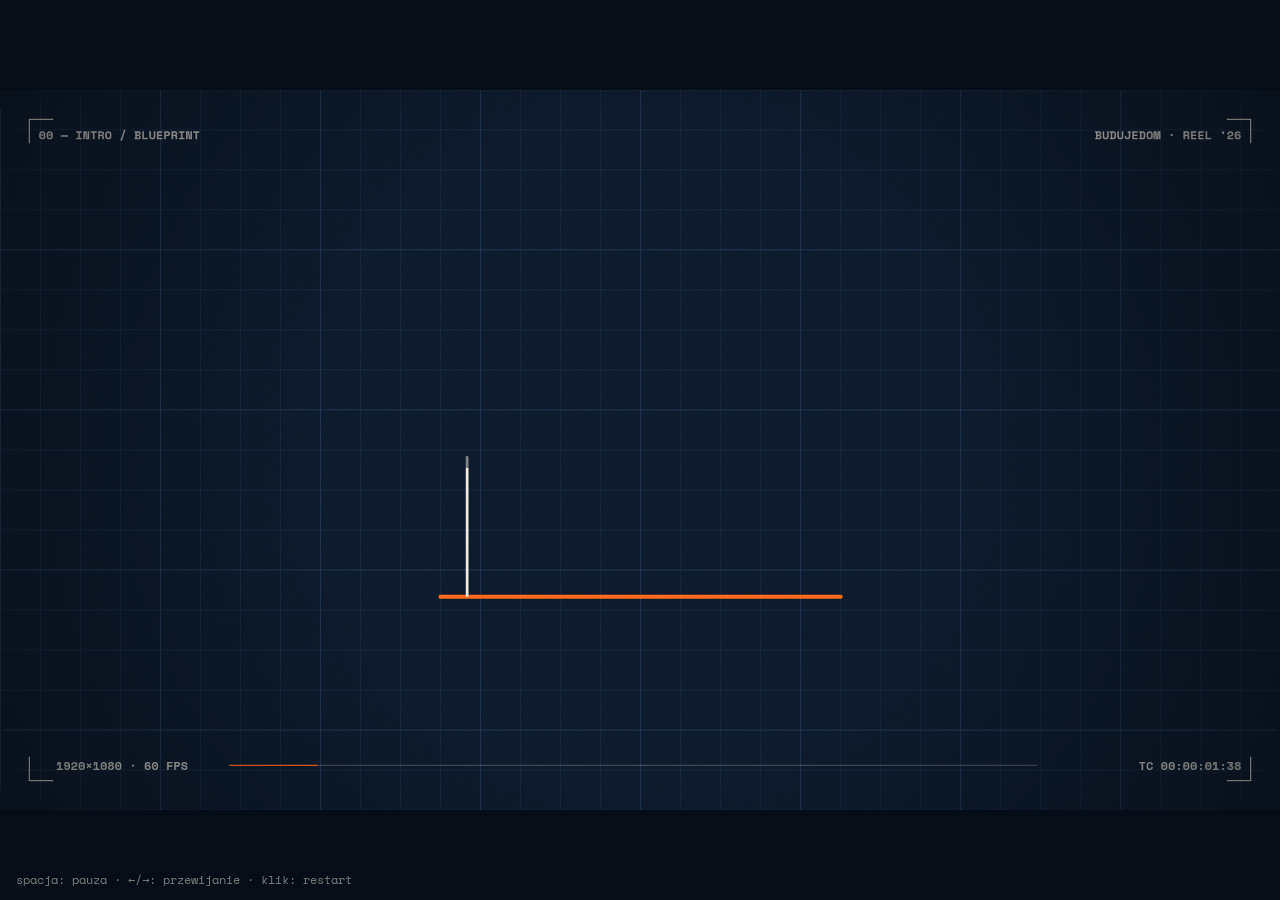
<file: motion/showreel-2026/showreel.html>
<!doctype html>
<html lang="pl">
<head>
<meta charset="utf-8">
<meta name="viewport" content="width=device-width, initial-scale=1">
<title>BUDUJEDOM Showreel</title>
<style>
  @font-face { font-family: "Archivo"; src: url(fonts/archivo-latin.woff2) format("woff2"); font-weight: 100 900; font-stretch: 62% 125%;
    unicode-range: U+0000-00FF, U+0131, U+0152-0153, U+02BB-02BC, U+02C6, U+02DA, U+02DC, U+2000-206F, U+20AC, U+2122, U+2212; font-display: block; }
  @font-face { font-family: "Archivo"; src: url(fonts/archivo-latin-ext.woff2) format("woff2"); font-weight: 100 900; font-stretch: 62% 125%;
    unicode-range: U+0100-02BA, U+02BD-02C5, U+02C7-02CC, U+02CE-02D7, U+02DD-02FF, U+1E00-1E9F, U+A720-A7FF; font-display: block; }
  @font-face { font-family: "Space Mono"; src: url(fonts/spacemono-400-latin.woff2) format("woff2"); font-weight: 400; unicode-range: U+0000-00FF, U+2000-206F, U+2192; }
  @font-face { font-family: "Space Mono"; src: url(fonts/spacemono-400-latin-ext.woff2) format("woff2"); font-weight: 400; unicode-range: U+0100-02BA; }
  @font-face { font-family: "Space Mono"; src: url(fonts/spacemono-700-latin.woff2) format("woff2"); font-weight: 700; unicode-range: U+0000-00FF, U+2000-206F, U+2192; }
  @font-face { font-family: "Space Mono"; src: url(fonts/spacemono-700-latin-ext.woff2) format("woff2"); font-weight: 700; unicode-range: U+0100-02BA; }
  :root { --bg: #070d16; }
  html, body { margin: 0; height: 100%; background: var(--bg); overflow: hidden; }
  body { display: grid; place-items: center; }
  canvas { width: min(100vw, calc(100vh * 16 / 9)); height: auto; display: block; }
  #hint { position: fixed; bottom: 12px; left: 16px; color: #F3ECDF80; font: 12px "Space Mono", monospace; }
</style>
</head>
<body>
<canvas id="c" width="1920" height="1080"></canvas>
<div id="hint">spacja: pauza · ←/→: przewijanie · klik: restart</div>
<script>
/* =====================================================================
   BUDUJEDOM — MOTION SHOWREEL 2026 (15 s, 1920×1080, 60 fps)
   Całość to jeden deterministyczny render(t): ta sama klatka zawsze
   wygląda identycznie, więc da się ją wyrenderować do MP4 klatka po klatce
   (patrz render.mjs). Paletę i fonty podmieniasz w CFG poniżej.
   ===================================================================== */
const CFG = {
  W: 1920, H: 1080, FPS: 60, DUR: 15,
  C: {
    ink:    '#0E1B2C',  // granat — tło
    ink2:   '#16283F',
    line:   '#2B4566',  // linie blueprintu
    accent: '#FF6A1A',  // pomarańcz budowlany
    accent2:'#FFB627',  // żółć
    paper:  '#F3ECDF',  // beż / papier
  },
  font: 'Archivo',
  mono: 'Space Mono',
  brand: ['BUDUJE', 'DOM'],
  tagline: 'Zmieniamy rynek budowlany. Na zawsze.',
};
const { W, H, C } = CFG;

/* ---------- math & easing ---------- */
const clamp = (x, a = 0, b = 1) => Math.min(b, Math.max(a, x));
const lerp = (a, b, t) => a + (b - a) * t;
const P = (t, a, b) => clamp((t - a) / (b - a));
const TAU = Math.PI * 2;
const E = {
  inCubic: x => x * x * x,
  outCubic: x => 1 - Math.pow(1 - x, 3),
  inOutCubic: x => x < .5 ? 4 * x * x * x : 1 - Math.pow(-2 * x + 2, 3) / 2,
  outQuint: x => 1 - Math.pow(1 - x, 5),
  inExpo: x => x <= 0 ? 0 : Math.pow(2, 10 * x - 10),
  outExpo: x => x >= 1 ? 1 : 1 - Math.pow(2, -10 * x),
  inOutExpo: x => x <= 0 ? 0 : x >= 1 ? 1 : x < .5 ? Math.pow(2, 20 * x - 10) / 2 : (2 - Math.pow(2, -20 * x + 10)) / 2,
  outBack: (x, s = 1.70158) => x <= 0 ? 0 : 1 + (s + 1) * Math.pow(x - 1, 3) + s * Math.pow(x - 1, 2),
  inBack: (x, s = 1.70158) => (s + 1) * x * x * x - s * x * x,
  spring: (x, f = 4.5, d = 5.5) => x <= 0 ? 0 : x >= 1 ? 1 : 1 - Math.exp(-d * x) * Math.cos(f * Math.PI * x),
};
function rng(seed) { return () => { seed |= 0; seed = seed + 0x6D2B79F5 | 0; let t = Math.imul(seed ^ seed >>> 15, 1 | seed); t = t + Math.imul(t ^ t >>> 7, 61 | t) ^ t; return ((t ^ t >>> 14) >>> 0) / 4294967296; }; }
const hexA = (hex, a) => { const n = parseInt(hex.slice(1), 16); return `rgba(${n >> 16},${n >> 8 & 255},${n & 255},${a})`; };
const beatPulse = (t, beats, k = 10) => { let v = 0; for (const b of beats) if (t >= b) v = Math.max(v, Math.exp(-(t - b) * k)); return v; };

/* ---------- canvas helpers ---------- */
function font(ctx, size, weight = 900, stretch = 'normal', fam = CFG.font) {
  ctx.font = `${weight} ${size}px "${fam}"`;
  ctx.fontStretch = stretch;
  ctx.letterSpacing = '0px';
}
function layout(ctx, str) {
  const out = [];
  for (let i = 0; i < str.length; i++) out.push({ ch: str[i], x: ctx.measureText(str.slice(0, i)).width, w: ctx.measureText(str[i]).width });
  out.total = ctx.measureText(str).width;
  return out;
}
function dashLine(ctx, pts, p, closed = false) {
  if (p <= 0) return;
  const q = closed ? [...pts, pts[0]] : pts;
  let len = 0; for (let i = 1; i < q.length; i++) len += Math.hypot(q[i][0] - q[i - 1][0], q[i][1] - q[i - 1][1]);
  ctx.save(); ctx.setLineDash([len * p, len + 1]); ctx.beginPath();
  q.forEach(([x, y], i) => i ? ctx.lineTo(x, y) : ctx.moveTo(x, y));
  ctx.stroke(); ctx.restore();
}
function poly(ctx, pts) { ctx.beginPath(); pts.forEach(([x, y], i) => i ? ctx.lineTo(x, y) : ctx.moveTo(x, y)); ctx.closePath(); }
function ring(ctx, x, y, r, lw, color) { if (r <= 0 || lw <= 0) return; ctx.strokeStyle = color; ctx.lineWidth = lw; ctx.beginPath(); ctx.arc(x, y, r, 0, TAU); ctx.stroke(); }
function dot(ctx, x, y, r, color) { if (r <= 0) return; ctx.fillStyle = color; ctx.beginPath(); ctx.arc(x, y, r, 0, TAU); ctx.fill(); }

/* ---------- camera shake on hits ---------- */
const IMPACTS = [[0.5, 5], [1.0, 14], [1.5, 4], [3.5, 12], [5.0, 12], [7.0, 6], [9.0, 12], [11.0, 9], [12.5, 26]];
function shake(t) {
  let a = 0; for (const [ti, A] of IMPACTS) if (t >= ti) a += A * Math.exp(-(t - ti) * 9);
  return { x: a * Math.sin(t * 93.1) * Math.cos(t * 41.7), y: a * Math.cos(t * 77.3) * Math.sin(t * 29.9 + 1), r: a * 0.0007 * Math.sin(t * 61.3) };
}
function camera(ctx, t, s = 1, fx = W / 2, fy = H / 2) {
  const k = shake(t);
  ctx.setTransform(1, 0, 0, 1, 0, 0);
  ctx.translate(W / 2 + k.x, H / 2 + k.y); ctx.rotate(k.r); ctx.scale(s, s); ctx.translate(-fx, -fy);
}

/* =====================================================================
   SCENE A · 0.0–3.5 · piłka → blueprint → dom z cegieł → zoom w okno
   ===================================================================== */
const HOUSE = { x0: 700, x1: 1220, top: 460, g: 760, door: [900, 600, 120, 160], win: [760, 540, 100, 80], roof: [[650, 470], [960, 250], [1270, 470]], chim: [1110, 296, 50, 80] };
const BRICKS = (() => {
  const r = rng(7), out = [];
  for (let row = 0; row < 10; row++) {
    const y = HOUSE.g - (row + 1) * 30, off = row % 2 ? -32 : 0;
    for (let x = HOUSE.x0 + off; x < HOUSE.x1; x += 65) out.push({ x, y, row, d: r() * 0.07, shade: r() });
  }
  return out;
})();
function sceneA(ctx, t) {
  const H0 = HOUSE;
  // camera: slow push, then whip-zoom into the window
  const zp = P(t, 3.12, 3.5), push = lerp(1, 1.12, E.inOutCubic(P(t, 1.5, 3.2)));
  const wx = H0.win[0] + H0.win[2] / 2, wy = H0.win[1] + H0.win[3] / 2;
  const s = push * Math.exp(E.inExpo(zp) * Math.log(30));
  const fe = E.inOutCubic(clamp(zp * 1.6));
  camera(ctx, t, s, lerp(W / 2, wx, fe), lerp(H / 2, wy, fe));

  ctx.fillStyle = C.ink; ctx.fillRect(-W, -H, W * 3, H * 3);

  // blueprint grid
  ctx.lineWidth = 1;
  for (let k = 0; k <= 32; k++) {
    const x = k * 60, d = 1.0 + Math.abs(x - 960) / 960 * 0.45, e = E.outExpo(P(t, d, d + 0.55));
    if (!e) continue;
    ctx.strokeStyle = hexA(C.line, k % 4 ? .45 : .9);
    ctx.beginPath(); ctx.moveTo(x, 540 - 560 * e); ctx.lineTo(x, 540 + 560 * e); ctx.stroke();
  }
  for (let k = 0; k <= 18; k++) {
    const y = k * 60, d = 1.0 + Math.abs(y - 540) / 540 * 0.45, e = E.outExpo(P(t, d, d + 0.55));
    if (!e) continue;
    ctx.strokeStyle = hexA(C.line, k % 4 ? .45 : .9);
    ctx.beginPath(); ctx.moveTo(960 - 980 * e, y); ctx.lineTo(960 + 980 * e, y); ctx.stroke();
  }

  // shockwaves
  const r1 = P(t, 0.5, 0.85); if (r1 > 0 && r1 < 1) ring(ctx, 960, 760, 150 * E.outCubic(r1), 3 * (1 - r1), C.accent);
  const r2 = P(t, 1.0, 1.5); if (r2 > 0 && r2 < 1) { ring(ctx, 960, 760, 700 * E.outExpo(r2), 5 * (1 - r2), C.accent); ring(ctx, 960, 760, 380 * E.outExpo(r2), 3 * (1 - r2), C.paper); }

  // foundation line (the ball "splashes" into it)
  const fl = E.outExpo(P(t, 0.98, 1.5));
  if (fl > 0) { ctx.strokeStyle = C.accent; ctx.lineWidth = 6; ctx.lineCap = 'round'; ctx.beginPath(); ctx.moveTo(960 - 300 * fl, H0.g); ctx.lineTo(960 + 300 * fl, H0.g); ctx.stroke(); ctx.lineCap = 'butt'; }

  // the ball
  if (t < 1.14) {
    let y, sx = 1, sy = 1, a = 1; const R = 36;
    if (t < 0.5) { const u = t / 0.5; y = lerp(-90, H0.g - R, u * u); sy = 1 + 0.35 * u * u; sx = 1 - 0.15 * u * u; }
    else if (t < 1.0) { const u = (t - 0.5) / 0.5; y = H0.g - R - 280 * 4 * u * (1 - u); const q = 0.45 * Math.exp(-(t - 0.5) * 22) * Math.cos((t - 0.5) * 40); sx = 1 + q; sy = 1 - q; const v = Math.abs(1 - 2 * u); sy *= 1 + 0.25 * v * v * (u > .5); }
    else { const e = E.outCubic(P(t, 1.0, 1.14)); y = H0.g - R * (1 - e); sx = 1 + 5 * e; sy = Math.max(.08, 1 - e); a = 1 - e; }
    ctx.save(); ctx.globalAlpha = a; ctx.translate(960, y + R * (1 - sy)); ctx.scale(sx, sy); dot(ctx, 0, 0, R, C.accent); ctx.restore();
  }

  // house outline — dash draw
  const { x0, x1, top, g } = H0;
  ctx.strokeStyle = C.paper; ctx.lineWidth = 4; ctx.lineJoin = 'miter';
  // chimney sits behind the roof
  const [cx, cy, cw, ch] = H0.chim;
  const chimFill = E.outBack(P(t, 2.75, 3.0));
  if (chimFill > 0) { ctx.fillStyle = C.accent2; ctx.fillRect(cx, cy + ch * (1 - chimFill), cw, ch * chimFill); }
  dashLine(ctx, [[cx, cy + ch], [cx, cy], [cx + cw, cy], [cx + cw, cy + ch]], E.inOutCubic(P(t, 2.0, 2.3)));

  // roof fill (wipe from the left)
  const rf = E.inOutExpo(P(t, 2.6, 2.95));
  if (rf > 0) { ctx.save(); ctx.beginPath(); ctx.rect(640, 240, 640 * rf, 240); ctx.clip(); ctx.fillStyle = C.paper; poly(ctx, H0.roof); ctx.fill(); ctx.restore(); }
  dashLine(ctx, H0.roof, E.inOutCubic(P(t, 1.7, 2.1)), true);

  // bricks (clipped to wall minus door & window)
  ctx.save();
  ctx.beginPath(); ctx.rect(x0, top, x1 - x0, g - top); ctx.rect(...H0.door); ctx.rect(...H0.win); ctx.clip('evenodd');
  for (const b of BRICKS) {
    const d = 2.1 + b.row * 0.07 + b.d, p = P(t, d, d + 0.24);
    if (!p) continue;
    const yo = -70 * (1 - E.outBack(p, 2.2));
    ctx.globalAlpha = Math.min(1, p * 3);
    ctx.fillStyle = b.shade < .15 ? '#E4560C' : b.shade > .88 ? '#FF8340' : C.accent;
    ctx.fillRect(b.x + 2, b.y + 2 + yo, 61, 26);
  }
  ctx.restore();
  ctx.strokeStyle = C.paper; ctx.lineWidth = 4;
  dashLine(ctx, [[x0, g], [x0, top], [x1, top], [x1, g]], E.inOutCubic(P(t, 1.5, 1.9)));

  // door
  const [dx, dy, dw, dh] = H0.door, df = E.outExpo(P(t, 2.55, 2.85));
  if (df > 0) { ctx.fillStyle = C.ink2; ctx.fillRect(dx, dy + dh * (1 - df), dw, dh * df); dot(ctx, dx + dw - 22, dy + 88, 6 * df, C.accent2); }
  ctx.strokeStyle = C.paper; dashLine(ctx, [[dx, g], [dx, dy], [dx + dw, dy], [dx + dw, g]], E.inOutCubic(P(t, 1.9, 2.2)));

  // window — lights flicker on, then we fly into it
  const [wx0, wy0, ww, wh] = H0.win;
  const flick = t < 2.8 ? 0 : t < 2.84 ? 1 : t < 2.88 ? .2 : t < 2.93 ? 1 : t < 2.96 ? .4 : 1;
  if (flick > 0) {
    ctx.fillStyle = hexA(C.paper, flick); ctx.fillRect(wx0, wy0, ww, wh);
    const glow = ctx.createRadialGradient(wx, wy, 10, wx, wy, 220);
    glow.addColorStop(0, hexA(C.accent2, .28 * flick * (1 - zp))); glow.addColorStop(1, hexA(C.accent2, 0));
    ctx.fillStyle = glow; ctx.fillRect(wx - 220, wy - 220, 440, 440);
  }
  ctx.strokeStyle = C.paper; dashLine(ctx, [[wx0, wy0], [wx0 + ww, wy0], [wx0 + ww, wy0 + wh], [wx0, wy0 + wh]], E.inOutCubic(P(t, 2.0, 2.3)), true);
  const mull = clamp(1 - zp * 5) * E.outExpo(P(t, 2.3, 2.5));
  if (mull > 0 && flick > 0) { ctx.strokeStyle = hexA(C.ink, mull); ctx.lineWidth = 4; ctx.beginPath(); ctx.moveTo(wx, wy0); ctx.lineTo(wx, wy0 + wh); ctx.moveTo(wx0, wy); ctx.lineTo(wx0 + ww, wy); ctx.stroke(); }

  // dimension lines (the blueprint detail)
  const dm = E.outExpo(P(t, 1.85, 2.4));
  if (dm > 0) {
    ctx.strokeStyle = C.accent2; ctx.fillStyle = C.accent2; ctx.lineWidth = 2;
    const mx = 960, hw = 260 * dm;
    ctx.beginPath(); ctx.moveTo(mx - hw, 810); ctx.lineTo(mx + hw, 810);
    ctx.moveTo(mx - hw, 798); ctx.lineTo(mx - hw, 822); ctx.moveTo(mx + hw, 798); ctx.lineTo(mx + hw, 822);
    const vy = 610, hh = 150 * dm;
    ctx.moveTo(1300, vy - hh); ctx.lineTo(1300, vy + hh); ctx.moveTo(1288, vy - hh); ctx.lineTo(1312, vy - hh); ctx.moveTo(1288, vy + hh); ctx.lineTo(1312, vy + hh);
    ctx.stroke();
    font(ctx, 22, 700, 'normal', CFG.mono); ctx.globalAlpha = P(t, 2.1, 2.3);
    ctx.textAlign = 'center'; ctx.fillText('10,40 m', mx, 850);
    ctx.save(); ctx.translate(1336, vy); ctx.rotate(-Math.PI / 2); ctx.fillText('3,00 m', 0, 0); ctx.restore();
    ctx.textAlign = 'left'; ctx.globalAlpha = 1;
  }

  // smoke
  for (let i = 0; i < 7; i++) {
    const st = 2.95 + i * 0.07, p = P(t, st, st + 0.9);
    if (p <= 0 || p >= 1) continue;
    dot(ctx, cx + cw / 2 + Math.sin(i * 2.1 + p * 3) * 20 * p + 40 * p, cy - 10 - p * 170, 10 + 34 * E.outCubic(p), hexA(C.paper, .55 * (1 - p)));
  }
}

/* =====================================================================
   SCENE B · 3.5–5.0 · typografia kinetyczna
   ===================================================================== */
const B_WORDS = [{ s: 'PROJEKTUJ', t: 3.5, c: 'ink' }, { s: 'BUDUJ', t: 3.95, c: 'accent' }, { s: 'ANIMUJ', t: 4.25, c: 'ink' }];
function sceneB(ctx, t) {
  camera(ctx, t, lerp(1.06, 1, E.outExpo(P(t, 3.5, 4.2))));
  ctx.fillStyle = C.paper; ctx.fillRect(-100, -100, W + 200, H + 200);

  // background marquee
  ctx.save(); ctx.translate(W / 2, H / 2); ctx.rotate(-0.14); ctx.translate(-W / 2, -H / 2);
  font(ctx, 118, 900, 'expanded'); ctx.lineWidth = 2; ctx.strokeStyle = hexA(C.ink, .09);
  const chunk = 'MOTION DESIGN • KINETIC TYPE • ', cw = ctx.measureText(chunk).width;
  for (let r = 0; r < 11; r++) {
    const y = -200 + r * 150, dir = r % 2 ? 1 : -1, off = ((t * 380 * dir + r * 431) % cw + cw) % cw;
    ctx.strokeText(chunk.repeat(4), -off - cw, y);
  }
  ctx.restore();

  // words
  const size = 300, base = 650;
  font(ctx, size, 900, 'condensed');
  B_WORDS.forEach((w, i) => {
    const next = B_WORDS[i + 1];
    if (t < w.t || (next && t > next.t + 0.5)) return;
    const L = layout(ctx, w.s), x0 = W / 2 - L.total / 2;
    ctx.save(); ctx.beginPath(); ctx.rect(0, base - size * 0.82, W, size * 0.92); ctx.clip();
    L.forEach((l, k) => {
      const pin = E.outExpo(P(t, w.t + 0.02 + k * 0.022, w.t + 0.02 + k * 0.022 + 0.32));
      const pout = next ? E.inExpo(P(t, next.t - 0.16 + k * 0.012, next.t + 0.02 + k * 0.012)) : 0;
      const yo = (1 - pin) * size * 0.9 - pout * size * 0.95;
      ctx.fillStyle = C[w.c];
      ctx.fillText(l.ch, x0 + l.x, base + yo);
    });
    // last word: orange fill wipe
    if (!next) {
      const f = E.inOutExpo(P(t, 4.5, 4.72));
      if (f > 0) { ctx.beginPath(); ctx.rect(x0 - 10, 0, (L.total + 20) * f, H); ctx.clip(); ctx.fillStyle = C.accent; L.forEach(l => ctx.fillText(l.ch, x0 + l.x, base)); }
    }
    ctx.restore();
    // underline bar
    const ul = E.outExpo(P(t, w.t + 0.08, w.t + 0.45)), ulo = next ? E.inExpo(P(t, next.t - 0.12, next.t + 0.05)) : 0;
    if (ul > 0 && ulo < 1) { ctx.fillStyle = w.c === 'accent' ? C.ink : C.accent; ctx.fillRect(x0 + L.total * ulo, base + 36, L.total * (ul - ulo), 16); }
  });

  // counter label
  font(ctx, 26, 700, 'normal', CFG.mono); ctx.fillStyle = C.ink;
  const idx = t < 3.95 ? 1 : t < 4.25 ? 2 : 3;
  ctx.fillText(`0${idx} / 03`, W / 2 - 60, 300);

  // iris into orange
  const ir = P(t, 4.7, 5.0);
  if (ir > 0) dot(ctx, W / 2, H / 2, 1150 * E.inOutCubic(ir), C.accent);
}

/* =====================================================================
   SCENE C · 5.0–7.0 · morphing kształtów
   ===================================================================== */
const N_PTS = 180;
function samplePoly(v, n = N_PTS) {
  const L = v.map((a, i) => { const b = v[(i + 1) % v.length]; return Math.hypot(b[0] - a[0], b[1] - a[1]); });
  const tot = L.reduce((a, b) => a + b, 0), out = [];
  for (let k = 0; k < n; k++) {
    let d = k / n * tot, i = 0; while (d > L[i]) d -= L[i++];
    const a = v[i], b = v[(i + 1) % v.length], u = d / L[i]; out.push([lerp(a[0], b[0], u), lerp(a[1], b[1], u)]);
  }
  return out;
}
const SHAPES = {
  circle: Array.from({ length: N_PTS }, (_, k) => { const a = -Math.PI / 2 + TAU * k / N_PTS; return [Math.cos(a), Math.sin(a)]; }),
  square: samplePoly([[0, -.86], [.86, -.86], [.86, .86], [-.86, .86], [-.86, -.86]]),
  star: samplePoly(Array.from({ length: 10 }, (_, k) => { const a = -Math.PI / 2 + k * Math.PI / 5, r = k % 2 ? .46 : 1.08; return [r * Math.cos(a), r * Math.sin(a)]; })),
  tri: samplePoly([[0, -1.05], [1.1, .78], [-1.1, .78]]),
  house: samplePoly([[0, -1.02], [.92, -.18], [.92, .92], [-.92, .92], [-.92, -.18]]),
};
const MORPH = [[5.0, 'circle'], [5.5, 'square'], [5.75, 'star'], [6.0, 'tri'], [6.5, 'house']];
const C_BEATS = [5.0, 5.5, 5.75, 6.0, 6.5];
function shapeAt(t) {
  let pts = SHAPES.circle, rot = 0;
  for (let i = 1; i < MORPH.length; i++) {
    const [tm, name] = MORPH[i], p = E.outBack(P(t, tm, tm + 0.24), 2.2);
    if (p > 0) { const prev = pts; pts = prev.map((a, k) => [lerp(a[0], SHAPES[name][k][0], p), lerp(a[1], SHAPES[name][k][1], p)]); }
    rot += Math.PI / 2 * E.outBack(P(t, tm - 0.02, tm + 0.3), 1.4);
  }
  const sc = 230 * E.spring(P(t, 4.9, 5.55)) * (1 - E.inBack(P(t, 6.78, 7.0))) * (1 + 0.07 * beatPulse(t, C_BEATS, 12));
  const cr = Math.cos(rot), sr = Math.sin(rot);
  return pts.map(([x, y]) => [W / 2 + (x * cr - y * sr) * sc, H / 2 + (x * sr + y * cr) * sc]);
}
function sceneC(ctx, t) {
  camera(ctx, t, 1 + 0.03 * beatPulse(t, C_BEATS, 8));
  ctx.fillStyle = C.accent; ctx.fillRect(-100, -100, W + 200, H + 200);

  // plus-grid texture
  ctx.strokeStyle = hexA(C.ink, .16); ctx.lineWidth = 2;
  ctx.beginPath();
  for (let x = 60; x < W; x += 120) for (let y = 60; y < H; y += 120) { ctx.moveTo(x - 7, y); ctx.lineTo(x + 7, y); ctx.moveTo(x, y - 7); ctx.lineTo(x, y + 7); }
  ctx.stroke();

  // giant outline word
  font(ctx, 600, 900, 'expanded'); ctx.lineWidth = 3; ctx.strokeStyle = hexA(C.paper, .45);
  const chunk = 'MORPH — ', cw = ctx.measureText(chunk).width, off = ((t - 5) * 520) % cw;
  ctx.strokeText(chunk.repeat(3), -off, 760);

  // orbit dots
  const bp = beatPulse(t, C_BEATS, 9), op = E.outExpo(P(t, 5.0, 5.4)) * (1 - E.inExpo(P(t, 6.7, 7.0)));
  for (let k = 0; k < 18; k++) {
    const a = t * 1.3 + k * TAU / 18, r = 380 * op + 30 * bp;
    dot(ctx, W / 2 + Math.cos(a) * r, H / 2 + Math.sin(a) * r * .92, (6 + 7 * bp) * op, k % 3 ? C.ink : C.paper);
  }

  // echo trails
  for (let k = 6; k >= 1; k--) {
    const pts = shapeAt(t - k * 0.028);
    ctx.strokeStyle = hexA(k % 2 ? C.paper : C.ink, 0.55 * (1 - k / 7)); ctx.lineWidth = 3;
    poly(ctx, pts); ctx.stroke();
  }
  const pts = shapeAt(t);
  ctx.fillStyle = C.ink; poly(ctx, pts); ctx.fill();
  ctx.strokeStyle = C.accent2; ctx.lineWidth = 4; ctx.lineJoin = 'round'; poly(ctx, pts); ctx.stroke(); ctx.lineJoin = 'miter';

  // shape name tag
  const names = { circle: 'KOŁO', square: 'KWADRAT', star: 'GWIAZDA', tri: 'TRÓJKĄT', house: 'DOM' };
  let cur = 'circle'; for (const [tm, n] of MORPH) if (t >= tm) cur = n;
  const tagA = E.outExpo(P(t, 5.1, 5.3)) * (1 - P(t, 6.75, 6.9));
  font(ctx, 28, 700, 'normal', CFG.mono); ctx.fillStyle = hexA(C.ink, tagA); ctx.textAlign = 'center';
  ctx.fillText(`→ ${names[cur]}`, W / 2, H / 2 + 330); ctx.textAlign = 'left';
}

/* =====================================================================
   SCENE D · 7.0–9.0 · flip kafli + pole halftone + "TIMING"
   ===================================================================== */
const D_BEATS = [7.5, 8.0, 8.5];
function sceneD(ctx, t) {
  camera(ctx, t);
  ctx.fillStyle = C.ink; ctx.fillRect(-100, -100, W + 200, H + 200);

  // halftone field
  const hf = E.outCubic(P(t, 7.25, 7.7)) * (1 - E.inCubic(P(t, 8.7, 9.0)));
  if (hf > 0) {
    const ax = W / 2 + Math.cos(t * 2.1) * 620, ay = H / 2 + Math.sin(t * 2.9) * 300;
    const bx = W / 2 + Math.cos(t * 1.7 + 2) * 700, by = H / 2 + Math.sin(t * 2.3 + 1) * 330;
    for (let y = 18; y < H; y += 36) for (let x = 18; x < W; x += 36) {
      const da = Math.hypot(x - ax, y - ay), db = Math.hypot(x - bx, y - by), dc = Math.hypot(x - W / 2, (y - H / 2) * 1.6);
      let f = Math.max(0, 1 - da / 420) ** 1.5 + Math.max(0, 1 - db / 360) ** 1.5;
      for (const b of D_BEATS) if (t >= b) { const rr = (t - b) * 1500; f += Math.exp(-(((dc - rr) / 70) ** 2)) * Math.exp(-(t - b) * 2.5); }
      f = Math.min(1, f) * clamp((dc - 180) / 360) * hf;
      if (f > .03) dot(ctx, x, y, 17 * f, f > .6 ? C.accent2 : C.accent);
    }
  }

  // TIMING
  font(ctx, 330, 900, 'normal');
  const L = layout(ctx, 'TIMING'), x0 = W / 2 - L.total / 2, base = 600;
  L.forEach((l, k) => {
    const s = E.spring(P(t, 7.5 + k * 0.035, 7.5 + k * 0.035 + 0.55)) * (1 - E.inBack(P(t, 8.7 + k * 0.02, 8.9 + k * 0.02)));
    if (s <= 0) return;
    ctx.save(); ctx.translate(x0 + l.x + l.w / 2, base - 120); ctx.scale(s, s); ctx.fillStyle = C.paper; ctx.fillText(l.ch, -l.w / 2, 120); ctx.restore();
  });
  font(ctx, 110, 900, 'condensed');
  const W2 = ['TO', 'WSZYSTKO.'], L2 = { total: ctx.measureText('TO').width + 36 + ctx.measureText('WSZYSTKO.').width }, x2 = W / 2 - L2.total / 2, wx = [0, ctx.measureText('TO').width + 36];
  W2.forEach((w, i) => {
    const bt = 8.0 + i * 0.12, s = E.outBack(P(t, bt, bt + 0.25), 3) * (1 - E.inBack(P(t, 8.72 + i * .04, 8.92 + i * .04)));
    if (s <= 0) return;
    const ww = ctx.measureText(w).width;
    ctx.save(); ctx.translate(x2 + wx[i] + ww / 2, 730); ctx.scale(s, s); ctx.fillStyle = C.accent2; ctx.fillText(w, -ww / 2, 40); ctx.restore();
  });

  // metronome
  const ma = E.outExpo(P(t, 7.4, 7.6)) * (1 - P(t, 8.7, 8.9));
  for (let k = 0; k < 4; k++) {
    const bt = 7.5 + k * 0.5, on = t >= bt ? Math.max(.35, Math.exp(-(t - bt) * 5)) : .15;
    ctx.fillStyle = hexA(k === 3 ? C.accent : C.paper, on * ma); ctx.fillRect(W / 2 - 110 + k * 60, 900, 40, 12);
  }

  // tile flip transition from orange
  const fp = P(t, 7.0, 7.75);
  if (fp < 1) {
    for (let j = 0; j < 9; j++) for (let i = 0; i < 16; i++) {
      const d = (i + j) / 24 * 0.45, p = P(t, 7.0 + d, 7.0 + d + 0.22);
      if (p >= 1) continue;
      const sy = Math.abs(Math.cos(p * Math.PI));
      ctx.fillStyle = p < .5 ? C.accent : C.ink2;
      ctx.fillRect(i * 120 + 1, j * 120 + 60 - 59 * sy, 118, 118 * sy);
    }
  }
}

/* =====================================================================
   SCENE E · 9.0–11.0 · 3D wireframe
   ===================================================================== */
const HV = [[-2, 0, -1.5], [2, 0, -1.5], [2, 0, 1.5], [-2, 0, 1.5], [-2, 2.4, -1.5], [2, 2.4, -1.5], [2, 2.4, 1.5], [-2, 2.4, 1.5], [-2, 4.1, 0], [2, 4.1, 0],
  [-.45, 0, -1.5], [.45, 0, -1.5], [.45, 1.5, -1.5], [-.45, 1.5, -1.5], [-1.6, 1.1, -1.5], [-.9, 1.1, -1.5], [-.9, 1.7, -1.5], [-1.6, 1.7, -1.5], [.9, 1.1, -1.5], [1.6, 1.1, -1.5], [1.6, 1.7, -1.5], [.9, 1.7, -1.5]]
  .map(([x, y, z]) => [x, y - 2.0, z]);
const HE = [[0, 1], [1, 2], [2, 3], [3, 0], [0, 4], [1, 5], [2, 6], [3, 7], [4, 5], [5, 6], [6, 7], [7, 4], [8, 9], [4, 8], [7, 8], [5, 9], [6, 9],
  [10, 13], [13, 12], [12, 11], [14, 15], [15, 16], [16, 17], [17, 14], [18, 19], [19, 20], [20, 21], [21, 18]];
const PARTS = (() => { const r = rng(42); return Array.from({ length: 110 }, () => ({ a: r() * TAU, rad: 4.2 + r() * 2.6, y: -2.4 + r() * 5, sp: .4 + r() * .9, c: r() })); })();
function proj([x, y, z], th, ph = -0.36, D = 11.5, f = 1350, cx = 1150, cy = 560) {
  const c = Math.cos(th), s = Math.sin(th), x1 = x * c - z * s, z1 = x * s + z * c;
  const cp = Math.cos(ph), sp = Math.sin(ph), y2 = y * cp - z1 * sp, z2 = y * sp + z1 * cp, zz = z2 + D;
  return [cx + f * x1 / zz, cy - f * y2 / zz, zz];
}
function sceneE(ctx, t) {
  const zoomOut = lerp(1.25, 1, E.outExpo(P(t, 9.0, 9.7)));
  camera(ctx, t, zoomOut, 1150, 560);
  ctx.fillStyle = C.ink; ctx.fillRect(-400, -400, W + 800, H + 800);
  const th = -0.9 + (t - 9) * 1.35 + 0.6 * E.outExpo(P(t, 9, 9.8));

  // floor grid (static rotation, scrolling)
  const ga = E.outCubic(P(t, 9.0, 9.4));
  ctx.lineWidth = 1.5;
  const scroll = ((t - 9) * 2.2) % 1.5;
  for (let k = -8; k <= 8; k++) {
    const x = k * 1.5, a = proj([x, -2.0, -7], 0), b = proj([x, -2.0, 16], 0);
    const g = ctx.createLinearGradient(a[0], a[1], b[0], b[1]); g.addColorStop(0, hexA(C.line, .9 * ga)); g.addColorStop(1, hexA(C.line, 0));
    ctx.strokeStyle = g; ctx.beginPath(); ctx.moveTo(a[0], a[1]); ctx.lineTo(b[0], b[1]); ctx.stroke();
  }
  for (let k = 0; k < 16; k++) {
    const z = -7 + k * 1.5 - scroll, a = proj([-12, -2.0, z], 0), b = proj([12, -2.0, z], 0);
    ctx.strokeStyle = hexA(C.line, ga * clamp(1 - (z + 7) / 22)); ctx.beginPath(); ctx.moveTo(a[0], a[1]); ctx.lineTo(b[0], b[1]); ctx.stroke();
  }

  // particles
  const pa = E.outExpo(P(t, 9.1, 9.7));
  const pp = PARTS.map(p => { const a = p.a + (t - 9) * p.sp; return { q: proj([Math.cos(a) * p.rad * pa, p.y, Math.sin(a) * p.rad * pa], th * .5), c: p.c }; });
  const drawP = far => pp.forEach(({ q, c }) => { if ((q[2] > 11.5) !== far) return; dot(ctx, q[0], q[1], 42 / q[2] * pa, c > .7 ? C.paper : c > .35 ? C.accent2 : C.accent); });
  drawP(true);

  // house
  const V = HV.map(v => proj(v, th));
  const faceA = E.outCubic(P(t, 9.5, 9.9));
  if (faceA > 0) {
    ctx.fillStyle = hexA(C.accent, .22 * faceA);
    poly(ctx, [V[4], V[5], V[9], V[8]].map(v => v.slice(0, 2))); ctx.fill();
    poly(ctx, [V[7], V[6], V[9], V[8]].map(v => v.slice(0, 2))); ctx.fill();
    ctx.fillStyle = hexA(C.paper, .05 * faceA);
    poly(ctx, [V[0], V[1], V[5], V[4]].map(v => v.slice(0, 2))); ctx.fill();
  }
  ctx.save(); ctx.shadowColor = C.accent; ctx.shadowBlur = 18; ctx.lineCap = 'round';
  HE.forEach(([a, b], k) => {
    const st = 9.02 + k * 0.022, p = E.outExpo(P(t, st, st + 0.32));
    if (p <= 0) return;
    ctx.strokeStyle = k >= 17 ? C.accent2 : C.paper; ctx.lineWidth = k >= 17 ? 3 : 4;
    ctx.beginPath(); ctx.moveTo(V[a][0], V[a][1]); ctx.lineTo(lerp(V[a][0], V[b][0], p), lerp(V[a][1], V[b][1], p)); ctx.stroke();
  });
  ctx.restore();
  V.slice(0, 10).forEach((v, k) => dot(ctx, v[0], v[1], 8 * E.outBack(P(t, 9.3 + k * 0.03, 9.55 + k * 0.03), 3), C.accent));
  drawP(false);

  // left typography
  const tw = E.inOutExpo(P(t, 9.05, 9.45));
  ctx.setTransform(1, 0, 0, 1, 0, 0);
  const sk = shake(t); ctx.translate(sk.x * .5, sk.y * .5);
  ctx.save(); ctx.beginPath(); ctx.rect(0, 0, 130 + 560 * tw, H); ctx.clip();
  font(ctx, 440, 900, 'condensed'); ctx.lineWidth = 4; ctx.strokeStyle = C.paper; ctx.strokeText('3D', 120, 690);
  ctx.fillStyle = C.accent; ctx.save(); ctx.beginPath(); ctx.rect(0, 690 - 330 * E.outExpo(P(t, 9.4, 9.9)), W, 400); ctx.clip(); ctx.fillText('3D', 120, 690); ctx.restore();
  ctx.restore();
  font(ctx, 26, 700, 'normal', CFG.mono);
  ['MODEL', 'KAMERA', 'PERSPEKTYWA', 'GŁĘBIA'].forEach((s, k) => {
    const a = E.outExpo(P(t, 9.5 + k * 0.08, 9.8 + k * 0.08));
    ctx.fillStyle = hexA(k === 3 ? C.accent2 : C.paper, a); ctx.fillText('→ ' + s, 128 + (1 - a) * -40, 780 + k * 42);
  });
}

/* stripe wipe shared by E → F */
function stripeWipe(ctx, t, t0) {
  const cols = [C.accent2, C.paper, C.accent, C.ink2, C.ink];
  ctx.setTransform(1, 0, 0, 1, 0, 0);
  cols.forEach((col, k) => {
    const lead = lerp(-.35 * W, 1.35 * W, E.inOutExpo(P(t, t0 + k * .045, t0 + k * .045 + .36)));
    const trail = lerp(-.35 * W, 1.35 * W, E.inOutExpo(P(t, t0 + .47 + k * .045, t0 + .85 + k * .045)));
    if (lead - trail < 1) return;
    const sk = .38 * H / 2;
    ctx.fillStyle = col; ctx.beginPath();
    ctx.moveTo(trail - sk, H + 10); ctx.lineTo(trail + sk, -10); ctx.lineTo(lead + sk, -10); ctx.lineTo(lead - sk, H + 10); ctx.closePath(); ctx.fill();
  });
}

/* =====================================================================
   SCENE F · 11.0–12.5 · liczniki (odometr)
   ===================================================================== */
const STATS = [{ v: 60, lab: 'KLATEK NA SEKUNDĘ', col: 'accent' }, { v: 900, lab: 'KLATEK RĘCZNIE ZAKODOWANYCH', col: 'accent2' }, { v: 100, suf: '%', lab: 'KOD. ZERO TIMELINE’U.', col: 'paper' }];
function odometer(ctx, value, digits, x, y, size) {
  const dw = ctx.measureText('0').width;
  for (let k = 0; k < digits; k++) {
    const place = digits - 1 - k, d = value / Math.pow(10, place), n = Math.floor(d) % 10, fr = d - Math.floor(d);
    const m = Math.pow(10, place), roll = place === 0 ? fr : clamp(value % m - (m - 1)); // real odometer: carries only when lower digits read 9…9
    const cx = x + k * dw;
    ctx.save(); ctx.beginPath(); ctx.rect(cx - 4, y - size * .78, dw + 8, size * .86); ctx.clip();
    ctx.fillText(String(n), cx, y - roll * size * .86);
    ctx.fillText(String((n + 1) % 10), cx, y + (1 - roll) * size * .86);
    ctx.restore();
  }
  return digits * dw;
}
function sceneF(ctx, t) {
  camera(ctx, t);
  ctx.fillStyle = C.ink; ctx.fillRect(-100, -100, W + 200, H + 200);
  const col = E.inExpo(P(t, 12.18, 12.48));
  STATS.forEach((s, k) => {
    const cw = W / 3, x0 = k * cw, rise = E.outExpo(P(t, 11.02 + k * .08, 11.55 + k * .08));
    const top = lerp(H, 0, rise), l = lerp(x0, W / 2 - 3, col), r = lerp(x0 + cw, W / 2 + 3, col);
    ctx.save(); ctx.beginPath(); ctx.rect(l, top, r - l, H - top); ctx.clip();
    ctx.fillStyle = C[s.col]; ctx.fillRect(x0 - 1, top, cw + 2, H);
    const yo = top;
    font(ctx, 26, 700, 'normal', CFG.mono); ctx.fillStyle = C.ink;
    ctx.fillText(`0${k + 1}`, x0 + 64, yo + 110);
    ctx.fillRect(x0 + 64, yo + 130, 60, 4);
    font(ctx, 290, 900, 'condensed');
    const v = s.v * E.outExpo(P(t, 11.25 + k * .1, 12.05 + k * .05));
    const dg = String(s.v).length, wv = odometer(ctx, v, dg, x0 + 56, yo + 640, 290);
    if (s.suf) { font(ctx, 130, 900, 'condensed'); ctx.fillText(s.suf, x0 + 66 + wv, yo + 640); }
    font(ctx, 26, 700, 'normal', CFG.mono); ctx.fillText(s.lab, x0 + 64, yo + 720);
    ctx.restore();
  });
  if (col > 0) { ctx.fillStyle = hexA(C.accent, col); ctx.fillRect(W / 2 - 3, 0, 6, H); }
}

/* =====================================================================
   SCENE G · 12.5–15.0 · logo reveal
   ===================================================================== */
const BURST = (() => { const r = rng(99); return Array.from({ length: 160 }, () => ({ a: r() * TAU, v: 500 + r() * 1700, s: 3 + r() * 9, c: r(), sq: r() > .6 })); })();
function sceneG(ctx, t) {
  camera(ctx, t, lerp(1.0, 1.06, E.outCubic(P(t, 12.5, 15))));
  ctx.fillStyle = C.ink; ctx.fillRect(-200, -200, W + 400, H + 400);
  const cx = W / 2;

  // faint blueprint grid comes back (bookend)
  ctx.strokeStyle = hexA(C.line, .35 * E.outCubic(P(t, 12.6, 13.4))); ctx.lineWidth = 1; ctx.beginPath();
  for (let x = 0; x <= W; x += 60) { ctx.moveTo(x, 0); ctx.lineTo(x, H); }
  for (let y = 0; y <= H; y += 60) { ctx.moveTo(0, y); ctx.lineTo(W, y); }
  ctx.stroke();
  const vg = ctx.createRadialGradient(cx, 520, 100, cx, 520, 900); vg.addColorStop(0, hexA(C.ink, 0)); vg.addColorStop(1, hexA(C.ink, 1));
  ctx.fillStyle = vg; ctx.fillRect(0, 0, W, H);

  // shockwaves & burst
  const s1 = P(t, 12.5, 13.2); if (s1 < 1) { ring(ctx, cx, 520, 1100 * E.outExpo(s1), 10 * (1 - s1), C.accent); ring(ctx, cx, 520, 700 * E.outExpo(s1), 4 * (1 - s1), C.paper); }
  const bt = t - 12.5;
  if (bt > 0 && bt < 1.6) BURST.forEach(p => {
    const dist = p.v * (1 - Math.exp(-bt * 3.2)) / 3.2, a = 1 - bt / 1.6;
    const x = cx + Math.cos(p.a) * dist, y = 520 + Math.sin(p.a) * dist + 120 * bt * bt;
    const col = hexA(p.c > .66 ? C.accent : p.c > .33 ? C.accent2 : C.paper, a);
    if (p.sq) { ctx.fillStyle = col; ctx.save(); ctx.translate(x, y); ctx.rotate(bt * 6 + p.a); ctx.fillRect(-p.s / 2, -p.s / 2, p.s, p.s); ctx.restore(); }
    else dot(ctx, x, y, p.s * .5 * (1 - bt / 2), col);
  });

  // icon: roof chevron + 2x2 window
  const iy = 330;
  ctx.strokeStyle = C.accent; ctx.lineWidth = 30; ctx.lineJoin = 'miter'; ctx.lineCap = 'butt';
  dashLine(ctx, [[cx - 135, iy + 60], [cx, iy - 60], [cx + 135, iy + 60]], E.inOutExpo(P(t, 12.55, 12.95)));
  const chim = E.outBack(P(t, 12.9, 13.15), 3);
  if (chim > 0) { ctx.fillStyle = C.accent; ctx.fillRect(cx + 62, iy - 40 - 34 * chim, 28, 40 * chim + 8); }
  [[-1, -1], [1, -1], [-1, 1], [1, 1]].forEach(([i, j], k) => {
    const s = E.spring(P(t, 12.8 + k * .06, 13.35 + k * .06));
    if (s <= 0) return;
    ctx.save(); ctx.translate(cx + i * 24, iy + 58 + j * 24); ctx.scale(s, s); ctx.rotate((1 - Math.min(1, s)) * 1.2);
    ctx.fillStyle = k === 3 ? C.accent2 : C.paper; ctx.fillRect(-20, -20, 40, 40); ctx.restore();
  });

  // wordmark
  const word = CFG.brand.join(''), split = CFG.brand[0].length, size = 176, base = 640;
  font(ctx, size, 900, 'semi-expanded');
  const L = layout(ctx, word), x0 = cx - L.total / 2;
  L.forEach((l, k) => {
    const st = 12.85 + k * .045, s = E.spring(P(t, st, st + .7), 3.2, 6);
    if (s <= 0) return;
    ctx.save(); ctx.translate(x0 + l.x + l.w / 2, base - 90 * (1 - s) - 40 * (1 - Math.min(1, s))); ctx.rotate((1 - s) * .25 * (k % 2 ? 1 : -1));
    ctx.globalAlpha = Math.min(1, P(t, st, st + .12));
    ctx.fillStyle = k < split ? C.paper : C.accent; ctx.fillText(l.ch, -l.w / 2, 0); ctx.restore();
  });

  // underline + tagline typewriter
  const ul = E.inOutExpo(P(t, 13.3, 13.8));
  if (ul > 0) { ctx.fillStyle = C.accent2; ctx.fillRect(x0, base + 34, L.total * ul, 8); }
  font(ctx, 42, 500, 'normal');
  const tg = CFG.tagline, n = Math.floor(tg.length * P(t, 13.55, 14.3)), tw = ctx.measureText(tg).width;
  ctx.fillStyle = hexA(C.paper, .9); ctx.fillText(tg.slice(0, n), cx - tw / 2, base + 110);
  if (t > 13.55 && (n < tg.length || Math.floor(t * 3.4) % 2 === 0)) { const cw = ctx.measureText(tg.slice(0, n)).width; ctx.fillStyle = C.accent; ctx.fillRect(cx - tw / 2 + cw + 6, base + 76, 20, 44); }

  // credit
  font(ctx, 22, 400, 'normal', CFG.mono); ctx.textAlign = 'center';
  ctx.fillStyle = hexA(C.paper, .5 * E.outCubic(P(t, 14.2, 14.6)));
  ctx.fillText('SHOWREEL 2026  ·  MOTION & KOD: CLAUDE', cx, 960); ctx.textAlign = 'left';

  // hit flash
  const fl = 1 - P(t, 12.5, 12.72);
  if (fl > 0) { ctx.setTransform(1, 0, 0, 1, 0, 0); ctx.fillStyle = hexA(C.paper, .95 * fl * fl); ctx.fillRect(0, 0, W, H); }
}

/* =====================================================================
   HUD, glitch, grain, vignette
   ===================================================================== */
const CHAPTERS = [[0, '00 — INTRO / BLUEPRINT'], [3.5, '01 — TYPOGRAFIA KINETYCZNA'], [5.0, '02 — MORPHING'], [7.0, '03 — TIMING'], [9.0, '04 — 3D'], [11.0, '05 — DANE'], [12.5, '06 — LOGO']];
function hud(ctx, t) {
  ctx.setTransform(1, 0, 0, 1, 0, 0);
  const light = (t >= 3.5 && t < 7.05) || (t >= 11.2 && t < 12.3);
  const col = light ? C.ink : C.paper, a = t > 12.5 ? .35 : .7;
  ctx.strokeStyle = hexA(col, a); ctx.lineWidth = 2; const m = 44, l = 36;
  ctx.beginPath();
  [[m, m, 1, 1], [W - m, m, -1, 1], [m, H - m, 1, -1], [W - m, H - m, -1, -1]].forEach(([x, y, sx, sy]) => { ctx.moveTo(x, y + sy * l); ctx.lineTo(x, y); ctx.lineTo(x + sx * l, y); });
  ctx.stroke();
  font(ctx, 18, 700, 'normal', CFG.mono); ctx.fillStyle = hexA(col, a);
  let ch = CHAPTERS[0]; for (const c of CHAPTERS) if (t >= c[0]) ch = c;
  const reveal = Math.floor(ch[1].length * P(t, ch[0], ch[0] + .3));
  ctx.fillText(ch[1].slice(0, reveal), m + 14, m + 30);
  ctx.textAlign = 'right'; ctx.fillText('BUDUJEDOM · REEL ’26', W - m - 14, m + 30);
  const f = Math.floor(t * CFG.FPS + 1e-6), ss = Math.floor(f / 60), ff = f % 60;
  ctx.fillText(`TC 00:00:${String(ss).padStart(2, '0')}:${String(ff).padStart(2, '0')}`, W - m - 14, H - m - 16);
  ctx.textAlign = 'left';
  ctx.fillText('1920×1080 · 60 FPS', m + 40, H - m - 16);
  if (Math.floor(t * 2) % 2 === 0) dot(ctx, m + 22, H - m - 22, 6, hexA(C.accent, .95));
  // progress bar
  ctx.fillStyle = hexA(col, a * .3); ctx.fillRect(m + 300, H - m - 24, W - 2 * m - 620, 2);
  ctx.fillStyle = hexA(C.accent, .9); ctx.fillRect(m + 300, H - m - 24, (W - 2 * m - 620) * t / CFG.DUR, 2);
}
const GLITCH = [3.5, 5.0, 9.0, 11.0, 12.5];
function glitch(ctx, src, t) {
  let g = null; for (const ti of GLITCH) if (t >= ti && t < ti + .07) g = ti;
  if (g === null) return;
  const r = rng(Math.floor(t * 60) * 13 + 5);
  for (let i = 0; i < 9; i++) {
    const y = r() * H, h = 8 + r() * 70, dx = (r() - .5) * 140;
    ctx.drawImage(src, 0, y, W, h, dx, y, W, h);
  }
  ctx.globalCompositeOperation = 'screen'; ctx.globalAlpha = .35;
  ctx.drawImage(src, 12, 0); ctx.globalAlpha = 1; ctx.globalCompositeOperation = 'source-over';
}
const GRAIN = (() => {
  const out = [];
  for (let k = 0; k < 6; k++) {
    const c = document.createElement('canvas'); c.width = c.height = 256;
    const x = c.getContext('2d'), d = x.createImageData(256, 256), r = rng(k * 1000 + 1);
    for (let i = 0; i < d.data.length; i += 4) { const v = 128 + (r() - .5) * 255; d.data[i] = d.data[i + 1] = d.data[i + 2] = v; d.data[i + 3] = 255; }
    x.putImageData(d, 0, 0); out.push(c);
  }
  return out;
})();
function post(ctx, t) {
  ctx.setTransform(1, 0, 0, 1, 0, 0);
  const f = Math.floor(t * CFG.FPS), g = GRAIN[f % GRAIN.length];
  ctx.globalCompositeOperation = 'overlay'; ctx.globalAlpha = .07;
  const ox = (f * 97) % 256, oy = (f * 61) % 256;
  for (let x = -ox; x < W; x += 256) for (let y = -oy; y < H; y += 256) ctx.drawImage(g, x, y);
  ctx.globalAlpha = 1; ctx.globalCompositeOperation = 'source-over';
  const v = ctx.createRadialGradient(W / 2, H / 2, H * .45, W / 2, H / 2, H * 1.05);
  v.addColorStop(0, 'rgba(0,0,0,0)'); const lt = (t >= 3.5 && t < 7.05) || (t >= 11.1 && t < 12.4); v.addColorStop(1, `rgba(0,0,0,${lt ? .16 : .4})`);
  ctx.fillStyle = v; ctx.fillRect(0, 0, W, H);
  const fo = P(t, 14.72, 15.0); if (fo > 0) { ctx.fillStyle = hexA(C.ink, fo); ctx.fillRect(0, 0, W, H); }
}

/* =====================================================================
   compositor: scenes → motion-blur accumulation → glitch → HUD → post
   ===================================================================== */
function renderScene(ctx, t) {
  ctx.setTransform(1, 0, 0, 1, 0, 0);
  if (t < 3.5) sceneA(ctx, t);
  else if (t < 5.0) sceneB(ctx, t);
  else if (t < 7.0) sceneC(ctx, t);
  else if (t < 9.0) sceneD(ctx, t);
  else if (t < 11.0) { sceneE(ctx, t); if (t >= 10.55) stripeWipe(ctx, t, 10.55); }
  else if (t < 12.5) { sceneF(ctx, t); stripeWipe(ctx, t, 10.55); }
  else sceneG(ctx, t);
  ctx.setTransform(1, 0, 0, 1, 0, 0);
}
const out = document.getElementById('c'), octx = out.getContext('2d');
const mk = () => { const c = document.createElement('canvas'); c.width = W; c.height = H; return c; };
const scn = mk(), sctx = scn.getContext('2d'), acc = mk(), actx = acc.getContext('2d');
function frame(t, samples = 1, shutter = .5) {
  // subframes must not cross a hard cut, or both scenes smear into each other
  const CUTS = [3.5, 5.0, 7.0, 9.0, 11.0, 12.5];
  for (let i = 0; i < samples; i++) {
    let ts = t + (samples > 1 ? (i / samples) * shutter / CFG.FPS : 0);
    for (const c of CUTS) if (t < c && ts >= c) ts = c - 1e-4;
    ts = Math.min(ts, CFG.DUR - 1e-4);
    renderScene(sctx, ts);
    actx.globalAlpha = 1 / (i + 1); actx.drawImage(scn, 0, 0);
  }
  actx.globalAlpha = 1;
  octx.setTransform(1, 0, 0, 1, 0, 0);
  octx.drawImage(acc, 0, 0);
  glitch(octx, acc, t);
  hud(octx, t);
  post(octx, t);
}

/* ---------- boot: live player or export mode ---------- */
const EXPORT = new URLSearchParams(location.search).has('export');
window.renderFrameData = (f, samples = 8, q = .96) => { frame(f / CFG.FPS, samples); return out.toDataURL('image/jpeg', q); };
window.renderAt = (t, samples = 8) => { frame(t, samples); return true; };
const fontsReady = Promise.all([
  document.fonts.load(`900 100px "${CFG.font}"`, 'AĄĘŁŃÓŚŹŻ0123456789'),
  document.fonts.load(`500 100px "${CFG.font}"`, 'ąęłńóśźż'),
  document.fonts.load(`700 20px "${CFG.mono}"`, 'AĘŁ0→'),
  document.fonts.load(`400 20px "${CFG.mono}"`, 'A0'),
]).then(() => document.fonts.ready);
fontsReady.then(() => {
  window.ready = true;
  if (EXPORT) { document.getElementById('hint').remove(); return; }
  let t0 = performance.now(), paused = false, pt = 0;
  const now = () => paused ? pt : ((performance.now() - t0) / 1000) % CFG.DUR;
  addEventListener('keydown', e => {
    if (e.code === 'Space') { if (paused) { t0 = performance.now() - pt * 1000; paused = false; } else { pt = now(); paused = true; } }
    if (e.code === 'ArrowRight' || e.code === 'ArrowLeft') { const d = e.code === 'ArrowRight' ? 1 / 60 : -1 / 60; const n = (now() + (paused ? d : d * 30) + CFG.DUR) % CFG.DUR; if (paused) pt = n; else t0 = performance.now() - n * 1000; }
  });
  out.addEventListener('click', () => { t0 = performance.now(); paused = false; });
  const loop = () => { frame(now(), 2); requestAnimationFrame(loop); };
  loop();
});
</script>
</body>
</html>
</file>
<file: motion/budoexpert-promo/fonts.css>
@font-face { font-family: "Poppins"; src: url(fonts/poppins-300-latin-ext.woff2) format("woff2"); font-weight: 300; unicode-range: U+0100-02BA, U+02BD-02C5, U+02C7-02CC, U+02CE-02D7, U+02DD-02FF, U+0304, U+0308, U+0329, U+1D00-1DBF, U+1E00-1E9F, U+1EF2-1EFF, U+2020, U+20A0-20AB, U+20AD-20C0, U+2113, U+2C60-2C7F, U+A720-A7FF; font-display: block; }
@font-face { font-family: "Poppins"; src: url(fonts/poppins-300-latin.woff2) format("woff2"); font-weight: 300; unicode-range: U+0000-00FF, U+0131, U+0152-0153, U+02BB-02BC, U+02C6, U+02DA, U+02DC, U+0304, U+0308, U+0329, U+2000-206F, U+20AC, U+2122, U+2191, U+2193, U+2212, U+2215, U+FEFF, U+FFFD; font-display: block; }
@font-face { font-family: "Poppins"; src: url(fonts/poppins-400-latin-ext.woff2) format("woff2"); font-weight: 400; unicode-range: U+0100-02BA, U+02BD-02C5, U+02C7-02CC, U+02CE-02D7, U+02DD-02FF, U+0304, U+0308, U+0329, U+1D00-1DBF, U+1E00-1E9F, U+1EF2-1EFF, U+2020, U+20A0-20AB, U+20AD-20C0, U+2113, U+2C60-2C7F, U+A720-A7FF; font-display: block; }
@font-face { font-family: "Poppins"; src: url(fonts/poppins-400-latin.woff2) format("woff2"); font-weight: 400; unicode-range: U+0000-00FF, U+0131, U+0152-0153, U+02BB-02BC, U+02C6, U+02DA, U+02DC, U+0304, U+0308, U+0329, U+2000-206F, U+20AC, U+2122, U+2191, U+2193, U+2212, U+2215, U+FEFF, U+FFFD; font-display: block; }
@font-face { font-family: "Poppins"; src: url(fonts/poppins-500-latin-ext.woff2) format("woff2"); font-weight: 500; unicode-range: U+0100-02BA, U+02BD-02C5, U+02C7-02CC, U+02CE-02D7, U+02DD-02FF, U+0304, U+0308, U+0329, U+1D00-1DBF, U+1E00-1E9F, U+1EF2-1EFF, U+2020, U+20A0-20AB, U+20AD-20C0, U+2113, U+2C60-2C7F, U+A720-A7FF; font-display: block; }
@font-face { font-family: "Poppins"; src: url(fonts/poppins-500-latin.woff2) format("woff2"); font-weight: 500; unicode-range: U+0000-00FF, U+0131, U+0152-0153, U+02BB-02BC, U+02C6, U+02DA, U+02DC, U+0304, U+0308, U+0329, U+2000-206F, U+20AC, U+2122, U+2191, U+2193, U+2212, U+2215, U+FEFF, U+FFFD; font-display: block; }
@font-face { font-family: "Poppins"; src: url(fonts/poppins-600-latin-ext.woff2) format("woff2"); font-weight: 600; unicode-range: U+0100-02BA, U+02BD-02C5, U+02C7-02CC, U+02CE-02D7, U+02DD-02FF, U+0304, U+0308, U+0329, U+1D00-1DBF, U+1E00-1E9F, U+1EF2-1EFF, U+2020, U+20A0-20AB, U+20AD-20C0, U+2113, U+2C60-2C7F, U+A720-A7FF; font-display: block; }
@font-face { font-family: "Poppins"; src: url(fonts/poppins-600-latin.woff2) format("woff2"); font-weight: 600; unicode-range: U+0000-00FF, U+0131, U+0152-0153, U+02BB-02BC, U+02C6, U+02DA, U+02DC, U+0304, U+0308, U+0329, U+2000-206F, U+20AC, U+2122, U+2191, U+2193, U+2212, U+2215, U+FEFF, U+FFFD; font-display: block; }
@font-face { font-family: "Poppins"; src: url(fonts/poppins-700-latin-ext.woff2) format("woff2"); font-weight: 700; unicode-range: U+0100-02BA, U+02BD-02C5, U+02C7-02CC, U+02CE-02D7, U+02DD-02FF, U+0304, U+0308, U+0329, U+1D00-1DBF, U+1E00-1E9F, U+1EF2-1EFF, U+2020, U+20A0-20AB, U+20AD-20C0, U+2113, U+2C60-2C7F, U+A720-A7FF; font-display: block; }
@font-face { font-family: "Poppins"; src: url(fonts/poppins-700-latin.woff2) format("woff2"); font-weight: 700; unicode-range: U+0000-00FF, U+0131, U+0152-0153, U+02BB-02BC, U+02C6, U+02DA, U+02DC, U+0304, U+0308, U+0329, U+2000-206F, U+20AC, U+2122, U+2191, U+2193, U+2212, U+2215, U+FEFF, U+FFFD; font-display: block; }
@font-face { font-family: "Poppins"; src: url(fonts/poppins-800-latin-ext.woff2) format("woff2"); font-weight: 800; unicode-range: U+0100-02BA, U+02BD-02C5, U+02C7-02CC, U+02CE-02D7, U+02DD-02FF, U+0304, U+0308, U+0329, U+1D00-1DBF, U+1E00-1E9F, U+1EF2-1EFF, U+2020, U+20A0-20AB, U+20AD-20C0, U+2113, U+2C60-2C7F, U+A720-A7FF; font-display: block; }
@font-face { font-family: "Poppins"; src: url(fonts/poppins-800-latin.woff2) format("woff2"); font-weight: 800; unicode-range: U+0000-00FF, U+0131, U+0152-0153, U+02BB-02BC, U+02C6, U+02DA, U+02DC, U+0304, U+0308, U+0329, U+2000-206F, U+20AC, U+2122, U+2191, U+2193, U+2212, U+2215, U+FEFF, U+FFFD; font-display: block; }
@font-face { font-family: "Poppins"; src: url(fonts/poppins-900-latin-ext.woff2) format("woff2"); font-weight: 900; unicode-range: U+0100-02BA, U+02BD-02C5, U+02C7-02CC, U+02CE-02D7, U+02DD-02FF, U+0304, U+0308, U+0329, U+1D00-1DBF, U+1E00-1E9F, U+1EF2-1EFF, U+2020, U+20A0-20AB, U+20AD-20C0, U+2113, U+2C60-2C7F, U+A720-A7FF; font-display: block; }
@font-face { font-family: "Poppins"; src: url(fonts/poppins-900-latin.woff2) format("woff2"); font-weight: 900; unicode-range: U+0000-00FF, U+0131, U+0152-0153, U+02BB-02BC, U+02C6, U+02DA, U+02DC, U+0304, U+0308, U+0329, U+2000-206F, U+20AC, U+2122, U+2191, U+2193, U+2212, U+2215, U+FEFF, U+FFFD; font-display: block; }
</file>
